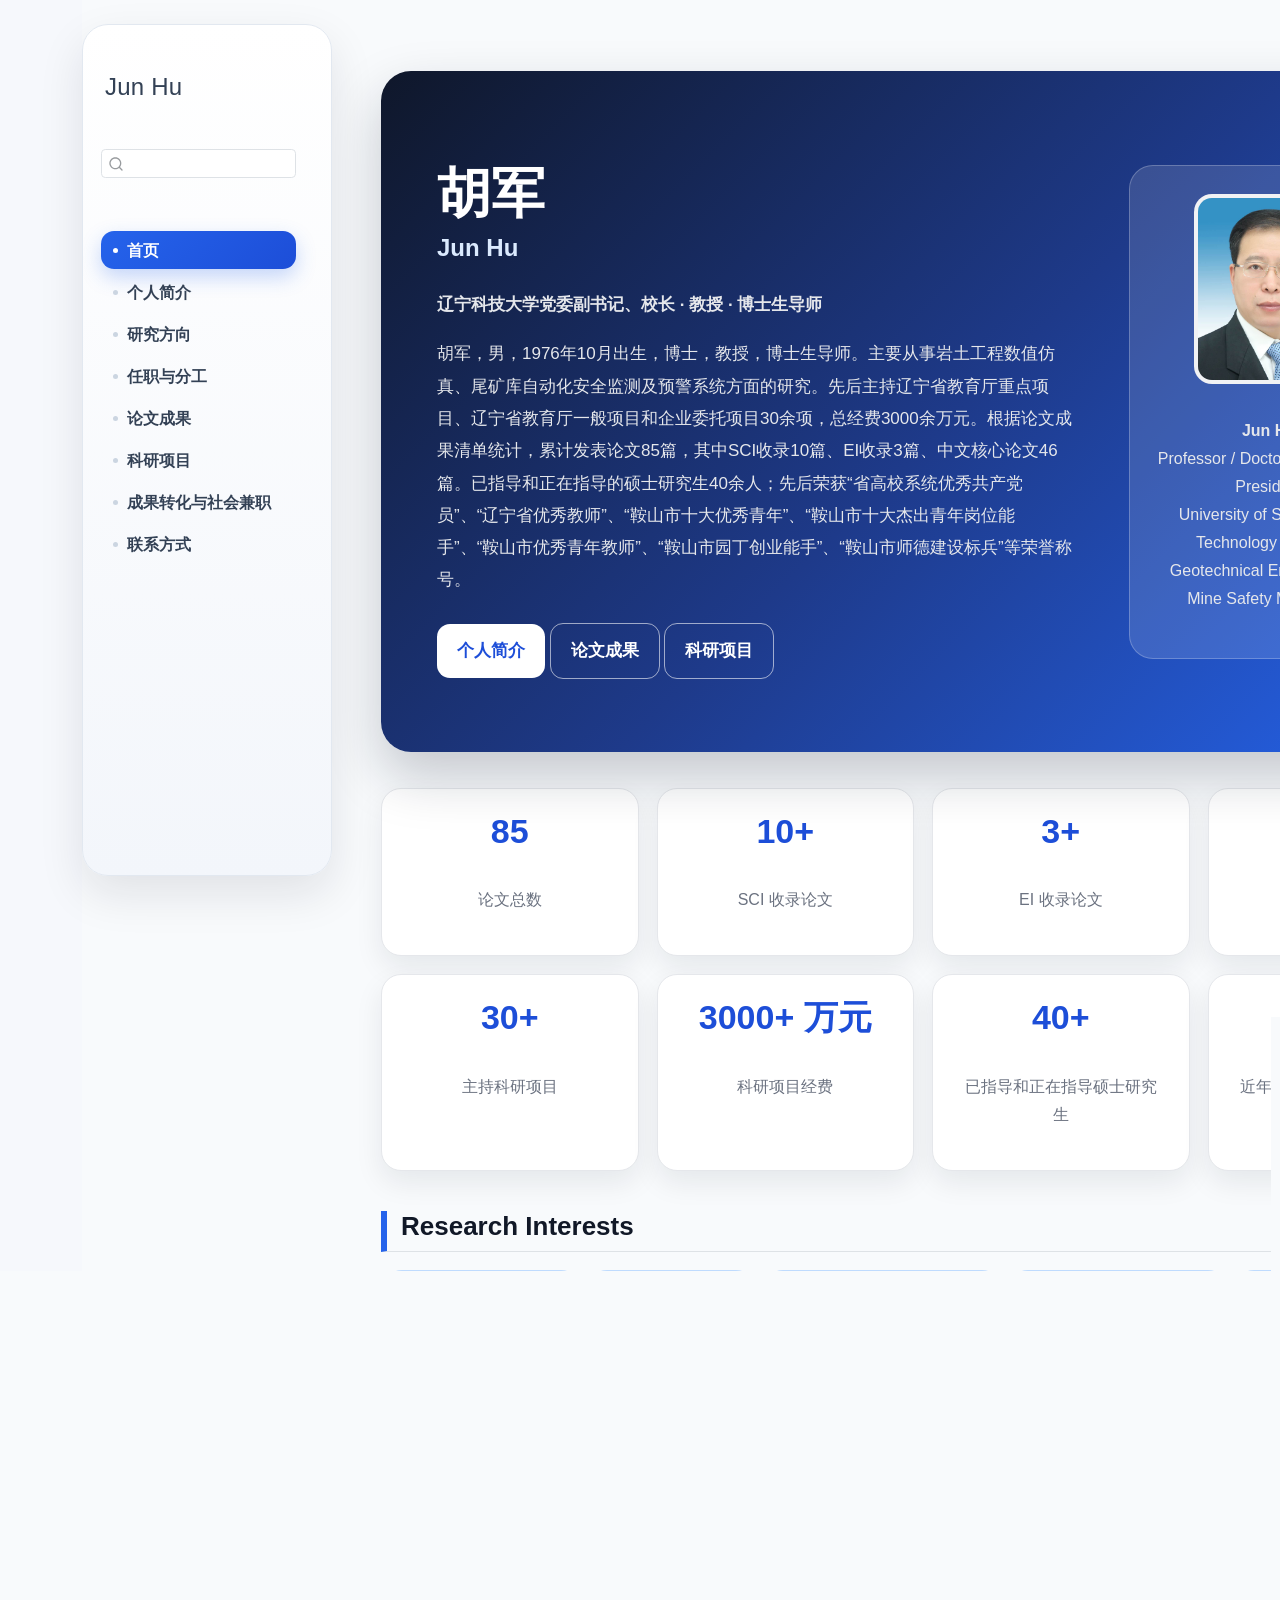
<file: docs/index.html>
<!DOCTYPE html>
<html xmlns="http://www.w3.org/1999/xhtml" lang="en" xml:lang="en"><head>

<meta charset="utf-8">
<meta name="generator" content="quarto-1.9.38">

<meta name="viewport" content="width=device-width, initial-scale=1.0, user-scalable=yes">


<title>首页 – Jun Hu</title>
<style>
/* Default styles provided by pandoc.
** See https://pandoc.org/MANUAL.html#variables-for-html for config info.
*/
code{white-space: pre-wrap;}
span.smallcaps{font-variant: small-caps;}
div.columns{display: flex; gap: min(4vw, 1.5em);}
div.column{flex: auto; overflow-x: auto;}
div.hanging-indent{margin-left: 1.5em; text-indent: -1.5em;}
ul.task-list{list-style: none;}
ul.task-list li input[type="checkbox"] {
  width: 0.8em;
  margin: 0 0.8em 0.2em -1em; /* quarto-specific, see https://github.com/quarto-dev/quarto-cli/issues/4556 */ 
  vertical-align: middle;
}
</style>


<script src="site_libs/quarto-nav/quarto-nav.js"></script>
<script src="site_libs/quarto-nav/headroom.min.js"></script>
<script src="site_libs/clipboard/clipboard.min.js"></script>
<script src="site_libs/quarto-search/autocomplete.umd.js"></script>
<script src="site_libs/quarto-search/fuse.min.js"></script>
<script src="site_libs/quarto-search/quarto-search.js"></script>
<meta name="quarto:offset" content="./">
<link href="./about.html" rel="next">
<script src="site_libs/quarto-html/quarto.js" type="module"></script>
<script src="site_libs/quarto-html/tabsets/tabsets.js" type="module"></script>
<script src="site_libs/quarto-html/popper.min.js"></script>
<script src="site_libs/quarto-html/tippy.umd.min.js"></script>
<script src="site_libs/quarto-html/anchor.min.js"></script>
<link href="site_libs/quarto-html/tippy.css" rel="stylesheet">
<link href="site_libs/quarto-html/quarto-syntax-highlighting-15634bcf2e68342d4ad2dfa704d543f6.css" rel="stylesheet" id="quarto-text-highlighting-styles">
<script src="site_libs/bootstrap/bootstrap.min.js"></script>
<link href="site_libs/bootstrap/bootstrap-icons.css" rel="stylesheet">
<link href="site_libs/bootstrap/bootstrap-787e033c7b6f65c9dfccb6078e5d2d34.min.css" rel="stylesheet" append-hash="true" id="quarto-bootstrap" data-mode="light">
<script id="quarto-search-options" type="application/json">{
  "location": "sidebar",
  "copy-button": false,
  "collapse-after": 3,
  "panel-placement": "start",
  "type": "textbox",
  "limit": 50,
  "keyboard-shortcut": [
    "f",
    "/",
    "s"
  ],
  "show-item-context": false,
  "language": {
    "search-no-results-text": "No results",
    "search-matching-documents-text": "matching documents",
    "search-copy-link-title": "Copy link to search",
    "search-hide-matches-text": "Hide additional matches",
    "search-more-match-text": "more match in this document",
    "search-more-matches-text": "more matches in this document",
    "search-clear-button-title": "Clear",
    "search-text-placeholder": "",
    "search-detached-cancel-button-title": "Cancel",
    "search-submit-button-title": "Submit",
    "search-label": "Search"
  }
}</script>
<style>html{ scroll-behavior: smooth; }</style>


<link rel="stylesheet" href="styles.css">
</head>

<body class="nav-sidebar docked fullcontent quarto-light">

<div id="quarto-search-results"></div>
  <header id="quarto-header" class="headroom fixed-top">
  <nav class="quarto-secondary-nav">
    <div class="container-fluid d-flex">
      <button type="button" class="quarto-btn-toggle btn" data-bs-toggle="collapse" role="button" data-bs-target=".quarto-sidebar-collapse-item" aria-controls="quarto-sidebar" aria-expanded="false" aria-label="Toggle sidebar navigation" onclick="if (window.quartoToggleHeadroom) { window.quartoToggleHeadroom(); }">
        <i class="bi bi-layout-text-sidebar-reverse"></i>
      </button>
        <nav class="quarto-page-breadcrumbs" aria-label="breadcrumb"><ol class="breadcrumb"><li class="breadcrumb-item"><a href="./index.html">首页</a></li></ol></nav>
        <a class="flex-grow-1" role="navigation" data-bs-toggle="collapse" data-bs-target=".quarto-sidebar-collapse-item" aria-controls="quarto-sidebar" aria-expanded="false" aria-label="Toggle sidebar navigation" onclick="if (window.quartoToggleHeadroom) { window.quartoToggleHeadroom(); }">      
        </a>
      <button type="button" class="btn quarto-search-button" aria-label="Search" onclick="window.quartoOpenSearch();">
        <i class="bi bi-search"></i>
      </button>
    </div>
  </nav>
</header>
<!-- content -->
<div id="quarto-content" class="quarto-container page-columns page-rows-contents page-layout-article">
<!-- sidebar -->
  <nav id="quarto-sidebar" class="sidebar collapse collapse-horizontal quarto-sidebar-collapse-item sidebar-navigation docked overflow-auto">
    <div class="pt-lg-2 mt-2 text-left sidebar-header">
    <div class="sidebar-title mb-0 py-0">
      <a href="./">Jun Hu</a> 
    </div>
      </div>
        <div class="mt-2 flex-shrink-0 align-items-center">
        <div class="sidebar-search">
        <div id="quarto-search" class="" title="Search"></div>
        </div>
        </div>
    <div class="sidebar-menu-container"> 
    <ul class="list-unstyled mt-1">
        <li class="sidebar-item">
  <div class="sidebar-item-container"> 
  <a href="./index.html" class="sidebar-item-text sidebar-link active">
 <span class="menu-text">首页</span></a>
  </div>
</li>
        <li class="sidebar-item">
  <div class="sidebar-item-container"> 
  <a href="./about.html" class="sidebar-item-text sidebar-link">
 <span class="menu-text">个人简介</span></a>
  </div>
</li>
        <li class="sidebar-item">
  <div class="sidebar-item-container"> 
  <a href="./research.html" class="sidebar-item-text sidebar-link">
 <span class="menu-text">研究方向</span></a>
  </div>
</li>
        <li class="sidebar-item">
  <div class="sidebar-item-container"> 
  <a href="./education.html" class="sidebar-item-text sidebar-link">
 <span class="menu-text">任职与分工</span></a>
  </div>
</li>
        <li class="sidebar-item">
  <div class="sidebar-item-container"> 
  <a href="./publications.html" class="sidebar-item-text sidebar-link">
 <span class="menu-text">论文成果</span></a>
  </div>
</li>
        <li class="sidebar-item">
  <div class="sidebar-item-container"> 
  <a href="./projects.html" class="sidebar-item-text sidebar-link">
 <span class="menu-text">科研项目</span></a>
  </div>
</li>
        <li class="sidebar-item">
  <div class="sidebar-item-container"> 
  <a href="./service.html" class="sidebar-item-text sidebar-link">
 <span class="menu-text">成果转化与社会兼职</span></a>
  </div>
</li>
        <li class="sidebar-item">
  <div class="sidebar-item-container"> 
  <a href="./contact.html" class="sidebar-item-text sidebar-link">
 <span class="menu-text">联系方式</span></a>
  </div>
</li>
    </ul>
    </div>
</nav>
<div id="quarto-sidebar-glass" class="quarto-sidebar-collapse-item" data-bs-toggle="collapse" data-bs-target=".quarto-sidebar-collapse-item"></div>
<!-- margin-sidebar -->
    
<!-- main -->
<main class="content" id="quarto-document-content">

<header id="title-block-header" class="quarto-title-block default">
<div class="quarto-title">
<h1 class="title">首页</h1>
</div>



<div class="quarto-title-meta">

    
  
    
  </div>
  


</header>


<div class="home-hero">
<section id="胡军" class="level1 home-left">
<h1>胡军</h1>
<section id="jun-hu" class="level2">
<h2 class="anchored" data-anchor-id="jun-hu">Jun Hu</h2>
<p><strong>辽宁科技大学党委副书记、校长 · 教授 · 博士生导师</strong></p>
<p>胡军，男，1976年10月出生，博士，教授，博士生导师。主要从事岩土工程数值仿真、尾矿库自动化安全监测及预警系统方面的研究。先后主持辽宁省教育厅重点项目、辽宁省教育厅一般项目和企业委托项目30余项，总经费3000余万元。根据论文成果清单统计，累计发表论文85篇，其中SCI收录10篇、EI收录3篇、中文核心论文46篇。已指导和正在指导的硕士研究生40余人；先后荣获“省高校系统优秀共产党员”、“辽宁省优秀教师”、“鞍山市十大优秀青年”、“鞍山市十大杰出青年岗位能手”、“鞍山市优秀青年教师”、“鞍山市园丁创业能手”、“鞍山市师德建设标兵”等荣誉称号。</p>
<div class="home-buttons">
<p><a href="./about.html" class="btn-main">个人简介</a> <a href="./publications.html" class="btn-light">论文成果</a> <a href="./projects.html" class="btn-light">科研项目</a></p>
</div>
</section>
</section>
<div class="home-right">
<p><img class="profile-img" src="images/profile.png" alt="Jun Hu" onerror="this.style.display='none'; document.querySelector('.avatar-fallback').style.display='flex';"></p>
<div class="avatar-fallback">
胡
</div>
<p><strong>Jun Hu</strong><br>
Professor / Doctoral Supervisor<br>
President<br>
University of Science and Technology Liaoning<br>
Geotechnical Engineering &amp; Mine Safety Monitoring</p>
</div>
</div>
<div class="stats-grid">
<div class="stat-card">
<p><strong>85</strong><br>
论文总数</p>
</div>
<div class="stat-card">
<p><strong>10+</strong><br>
SCI 收录论文</p>
</div>
<div class="stat-card">
<p><strong>3+</strong><br>
EI 收录论文</p>
</div>
<div class="stat-card">
<p><strong>46+</strong><br>
中文核心论文</p>
</div>
<div class="stat-card">
<p><strong>30+</strong><br>
主持科研项目</p>
</div>
<div class="stat-card">
<p><strong>3000+ 万元</strong><br>
科研项目经费</p>
</div>
<div class="stat-card">
<p><strong>40+</strong><br>
已指导和正在指导硕士研究生</p>
</div>
<div class="stat-card">
<p><strong>多篇</strong><br>
近年代表性高水平论文成果</p>
</div>
</div>
<section id="research-interests" class="level2">
<h2 class="anchored" data-anchor-id="research-interests">Research Interests</h2>
<div class="tag-box">
<p><span>Geotechnical Engineering</span> <span>Numerical Simulation</span> <span>Tailings Pond Safety Monitoring</span> <span>Open-pit Mine Slope Stability</span> <span>Mine Safety Engineering</span> <span>Multi-source Data Fusion</span> <span>Photogrammetry</span> <span>Early Warning System</span></p>
</div>
</section>
<section id="news" class="level2">
<h2 class="anchored" data-anchor-id="news">News</h2>
<div class="news-card">
<p><strong>2026</strong>：主持国家自然科学基金面上项目，研究周期为 2026.01—2029.12，获资助 50 万元，目前在研。</p>
</div>
<div class="news-card">
<p><strong>2025</strong>：主持中国工程院咨询项目、国家科技重大专项等项目；国家科技重大专项获批经费 2315.5 万元，目前在研。</p>
</div>
<div class="news-card">
<p><strong>2024</strong>：多篇论文发表于 <em>Geomechanics and Geophysics for Geo-Energy and Geo-Resources</em>、<em>Scientific Reports</em>、<em>IEEE Transactions on Geoscience and Remote Sensing</em>、<em>Physics of Fluids</em> 等期刊。</p>
</div>
<div class="news-card">
<p><strong>2024</strong>：作为副主编参与编写教材《数字矿山建设架构与关键技术》，由冶金工业出版社出版。</p>
</div>


</section>

</main> <!-- /main -->
<script id="quarto-html-after-body" type="application/javascript">
  window.document.addEventListener("DOMContentLoaded", function (event) {
    const icon = "";
    const anchorJS = new window.AnchorJS();
    anchorJS.options = {
      placement: 'right',
      icon: icon
    };
    anchorJS.add('.anchored');
    const isCodeAnnotation = (el) => {
      for (const clz of el.classList) {
        if (clz.startsWith('code-annotation-')) {                     
          return true;
        }
      }
      return false;
    }
    const onCopySuccess = function(e) {
      // button target
      const button = e.trigger;
      // don't keep focus
      button.blur();
      // flash "checked"
      button.classList.add('code-copy-button-checked');
      var currentTitle = button.getAttribute("title");
      button.setAttribute("title", "Copied!");
      let tooltip;
      if (window.bootstrap) {
        button.setAttribute("data-bs-toggle", "tooltip");
        button.setAttribute("data-bs-placement", "left");
        button.setAttribute("data-bs-title", "Copied!");
        tooltip = new bootstrap.Tooltip(button, 
          { trigger: "manual", 
            customClass: "code-copy-button-tooltip",
            offset: [0, -8]});
        tooltip.show();    
      }
      setTimeout(function() {
        if (tooltip) {
          tooltip.hide();
          button.removeAttribute("data-bs-title");
          button.removeAttribute("data-bs-toggle");
          button.removeAttribute("data-bs-placement");
        }
        button.setAttribute("title", currentTitle);
        button.classList.remove('code-copy-button-checked');
      }, 1000);
      // clear code selection
      e.clearSelection();
    }
    const getTextToCopy = function(trigger) {
      const outerScaffold = trigger.parentElement.cloneNode(true);
      const codeEl = outerScaffold.querySelector('code');
      for (const childEl of codeEl.children) {
        if (isCodeAnnotation(childEl)) {
          childEl.remove();
        }
      }
      return codeEl.innerText;
    }
    const clipboard = new window.ClipboardJS('.code-copy-button:not([data-in-quarto-modal])', {
      text: getTextToCopy
    });
    clipboard.on('success', onCopySuccess);
    if (window.document.getElementById('quarto-embedded-source-code-modal')) {
      const clipboardModal = new window.ClipboardJS('.code-copy-button[data-in-quarto-modal]', {
        text: getTextToCopy,
        container: window.document.getElementById('quarto-embedded-source-code-modal')
      });
      clipboardModal.on('success', onCopySuccess);
    }
      var localhostRegex = new RegExp(/^(?:http|https):\/\/localhost\:?[0-9]*\//);
      var mailtoRegex = new RegExp(/^mailto:/);
        var filterRegex = new RegExp("https:\/\/lzp-lkd\.github\.io\/");
      var isInternal = (href) => {
          return filterRegex.test(href) || localhostRegex.test(href) || mailtoRegex.test(href);
      }
      // Inspect non-navigation links and adorn them if external
     var links = window.document.querySelectorAll('a[href]:not(.nav-link):not(.navbar-brand):not(.toc-action):not(.sidebar-link):not(.sidebar-item-toggle):not(.pagination-link):not(.no-external):not([aria-hidden]):not(.dropdown-item):not(.quarto-navigation-tool):not(.about-link)');
      for (var i=0; i<links.length; i++) {
        const link = links[i];
        if (!isInternal(link.href)) {
          // undo the damage that might have been done by quarto-nav.js in the case of
          // links that we want to consider external
          if (link.dataset.originalHref !== undefined) {
            link.href = link.dataset.originalHref;
          }
        }
      }
    function tippyHover(el, contentFn, onTriggerFn, onUntriggerFn) {
      const config = {
        allowHTML: true,
        maxWidth: 500,
        delay: 100,
        arrow: false,
        appendTo: function(el) {
            return el.parentElement;
        },
        interactive: true,
        interactiveBorder: 10,
        theme: 'quarto',
        placement: 'bottom-start',
      };
      if (contentFn) {
        config.content = contentFn;
      }
      if (onTriggerFn) {
        config.onTrigger = onTriggerFn;
      }
      if (onUntriggerFn) {
        config.onUntrigger = onUntriggerFn;
      }
      window.tippy(el, config); 
    }
    const noterefs = window.document.querySelectorAll('a[role="doc-noteref"]');
    for (var i=0; i<noterefs.length; i++) {
      const ref = noterefs[i];
      tippyHover(ref, function() {
        // use id or data attribute instead here
        let href = ref.getAttribute('data-footnote-href') || ref.getAttribute('href');
        try { href = new URL(href).hash; } catch {}
        const id = href.replace(/^#\/?/, "");
        const note = window.document.getElementById(id);
        if (note) {
          return note.innerHTML;
        } else {
          return "";
        }
      });
    }
    const xrefs = window.document.querySelectorAll('a.quarto-xref');
    const processXRef = (id, note) => {
      // Strip column container classes
      const stripColumnClz = (el) => {
        el.classList.remove("page-full", "page-columns");
        if (el.children) {
          for (const child of el.children) {
            stripColumnClz(child);
          }
        }
      }
      stripColumnClz(note)
      if (id === null || id.startsWith('sec-')) {
        // Special case sections, only their first couple elements
        const container = document.createElement("div");
        if (note.children && note.children.length > 2) {
          container.appendChild(note.children[0].cloneNode(true));
          for (let i = 1; i < note.children.length; i++) {
            const child = note.children[i];
            if (child.tagName === "P" && child.innerText === "") {
              continue;
            } else {
              container.appendChild(child.cloneNode(true));
              break;
            }
          }
          if (window.Quarto?.typesetMath) {
            window.Quarto.typesetMath(container);
          }
          return container.innerHTML
        } else {
          if (window.Quarto?.typesetMath) {
            window.Quarto.typesetMath(note);
          }
          return note.innerHTML;
        }
      } else {
        // Remove any anchor links if they are present
        const anchorLink = note.querySelector('a.anchorjs-link');
        if (anchorLink) {
          anchorLink.remove();
        }
        if (window.Quarto?.typesetMath) {
          window.Quarto.typesetMath(note);
        }
        if (note.classList.contains("callout")) {
          return note.outerHTML;
        } else {
          return note.innerHTML;
        }
      }
    }
    for (var i=0; i<xrefs.length; i++) {
      const xref = xrefs[i];
      tippyHover(xref, undefined, function(instance) {
        instance.disable();
        let url = xref.getAttribute('href');
        let hash = undefined; 
        if (url.startsWith('#')) {
          hash = url;
        } else {
          try { hash = new URL(url).hash; } catch {}
        }
        if (hash) {
          const id = hash.replace(/^#\/?/, "");
          const note = window.document.getElementById(id);
          if (note !== null) {
            try {
              const html = processXRef(id, note.cloneNode(true));
              instance.setContent(html);
            } finally {
              instance.enable();
              instance.show();
            }
          } else {
            // See if we can fetch this
            fetch(url.split('#')[0])
            .then(res => res.text())
            .then(html => {
              const parser = new DOMParser();
              const htmlDoc = parser.parseFromString(html, "text/html");
              const note = htmlDoc.getElementById(id);
              if (note !== null) {
                const html = processXRef(id, note);
                instance.setContent(html);
              } 
            }).finally(() => {
              instance.enable();
              instance.show();
            });
          }
        } else {
          // See if we can fetch a full url (with no hash to target)
          // This is a special case and we should probably do some content thinning / targeting
          fetch(url)
          .then(res => res.text())
          .then(html => {
            const parser = new DOMParser();
            const htmlDoc = parser.parseFromString(html, "text/html");
            const note = htmlDoc.querySelector('main.content');
            if (note !== null) {
              // This should only happen for chapter cross references
              // (since there is no id in the URL)
              // remove the first header
              if (note.children.length > 0 && note.children[0].tagName === "HEADER") {
                note.children[0].remove();
              }
              const html = processXRef(null, note);
              instance.setContent(html);
            } 
          }).finally(() => {
            instance.enable();
            instance.show();
          });
        }
      }, function(instance) {
      });
    }
        let selectedAnnoteEl;
        const selectorForAnnotation = ( cell, annotation) => {
          let cellAttr = 'data-code-cell="' + cell + '"';
          let lineAttr = 'data-code-annotation="' +  annotation + '"';
          const selector = 'span[' + cellAttr + '][' + lineAttr + ']';
          return selector;
        }
        const selectCodeLines = (annoteEl) => {
          const doc = window.document;
          const targetCell = annoteEl.getAttribute("data-target-cell");
          const targetAnnotation = annoteEl.getAttribute("data-target-annotation");
          const annoteSpan = window.document.querySelector(selectorForAnnotation(targetCell, targetAnnotation));
          const lines = annoteSpan.getAttribute("data-code-lines").split(",");
          const lineIds = lines.map((line) => {
            return targetCell + "-" + line;
          })
          let top = null;
          let height = null;
          let parent = null;
          if (lineIds.length > 0) {
              //compute the position of the single el (top and bottom and make a div)
              const el = window.document.getElementById(lineIds[0]);
              top = el.offsetTop;
              height = el.offsetHeight;
              parent = el.parentElement.parentElement;
            if (lineIds.length > 1) {
              const lastEl = window.document.getElementById(lineIds[lineIds.length - 1]);
              const bottom = lastEl.offsetTop + lastEl.offsetHeight;
              height = bottom - top;
            }
            if (top !== null && height !== null && parent !== null) {
              // cook up a div (if necessary) and position it 
              let div = window.document.getElementById("code-annotation-line-highlight");
              if (div === null) {
                div = window.document.createElement("div");
                div.setAttribute("id", "code-annotation-line-highlight");
                div.style.position = 'absolute';
                parent.appendChild(div);
              }
              div.style.top = top - 2 + "px";
              div.style.height = height + 4 + "px";
              div.style.left = 0;
              let gutterDiv = window.document.getElementById("code-annotation-line-highlight-gutter");
              if (gutterDiv === null) {
                gutterDiv = window.document.createElement("div");
                gutterDiv.setAttribute("id", "code-annotation-line-highlight-gutter");
                gutterDiv.style.position = 'absolute';
                const codeCell = window.document.getElementById(targetCell);
                const gutter = codeCell.querySelector('.code-annotation-gutter');
                gutter.appendChild(gutterDiv);
              }
              gutterDiv.style.top = top - 2 + "px";
              gutterDiv.style.height = height + 4 + "px";
            }
            selectedAnnoteEl = annoteEl;
          }
        };
        const unselectCodeLines = () => {
          const elementsIds = ["code-annotation-line-highlight", "code-annotation-line-highlight-gutter"];
          elementsIds.forEach((elId) => {
            const div = window.document.getElementById(elId);
            if (div) {
              div.remove();
            }
          });
          selectedAnnoteEl = undefined;
        };
          // Handle positioning of the toggle
      window.addEventListener(
        "resize",
        throttle(() => {
          elRect = undefined;
          if (selectedAnnoteEl) {
            selectCodeLines(selectedAnnoteEl);
          }
        }, 10)
      );
      function throttle(fn, ms) {
      let throttle = false;
      let timer;
        return (...args) => {
          if(!throttle) { // first call gets through
              fn.apply(this, args);
              throttle = true;
          } else { // all the others get throttled
              if(timer) clearTimeout(timer); // cancel #2
              timer = setTimeout(() => {
                fn.apply(this, args);
                timer = throttle = false;
              }, ms);
          }
        };
      }
        // Attach click handler to the DT
        const annoteDls = window.document.querySelectorAll('dt[data-target-cell]');
        for (const annoteDlNode of annoteDls) {
          annoteDlNode.addEventListener('click', (event) => {
            const clickedEl = event.target;
            if (clickedEl !== selectedAnnoteEl) {
              unselectCodeLines();
              const activeEl = window.document.querySelector('dt[data-target-cell].code-annotation-active');
              if (activeEl) {
                activeEl.classList.remove('code-annotation-active');
              }
              selectCodeLines(clickedEl);
              clickedEl.classList.add('code-annotation-active');
            } else {
              // Unselect the line
              unselectCodeLines();
              clickedEl.classList.remove('code-annotation-active');
            }
          });
        }
    const findCites = (el) => {
      const parentEl = el.parentElement;
      if (parentEl) {
        const cites = parentEl.dataset.cites;
        if (cites) {
          return {
            el,
            cites: cites.split(' ')
          };
        } else {
          return findCites(el.parentElement)
        }
      } else {
        return undefined;
      }
    };
    var bibliorefs = window.document.querySelectorAll('a[role="doc-biblioref"]');
    for (var i=0; i<bibliorefs.length; i++) {
      const ref = bibliorefs[i];
      const citeInfo = findCites(ref);
      if (citeInfo) {
        tippyHover(citeInfo.el, function() {
          var popup = window.document.createElement('div');
          citeInfo.cites.forEach(function(cite) {
            var citeDiv = window.document.createElement('div');
            citeDiv.classList.add('hanging-indent');
            citeDiv.classList.add('csl-entry');
            var biblioDiv = window.document.getElementById('ref-' + cite);
            if (biblioDiv) {
              citeDiv.innerHTML = biblioDiv.innerHTML;
            }
            popup.appendChild(citeDiv);
          });
          return popup.innerHTML;
        });
      }
    }
  });
  </script>
<nav class="page-navigation">
  <div class="nav-page nav-page-previous">
  </div>
  <div class="nav-page nav-page-next">
      <a href="./about.html" class="pagination-link" aria-label="个人简介">
        <span class="nav-page-text">个人简介</span> <i class="bi bi-arrow-right-short"></i>
      </a>
  </div>
</nav>
</div> <!-- /content -->




<script src="site_libs/quarto-html/zenscroll-min.js"></script>
</body></html>
</file>
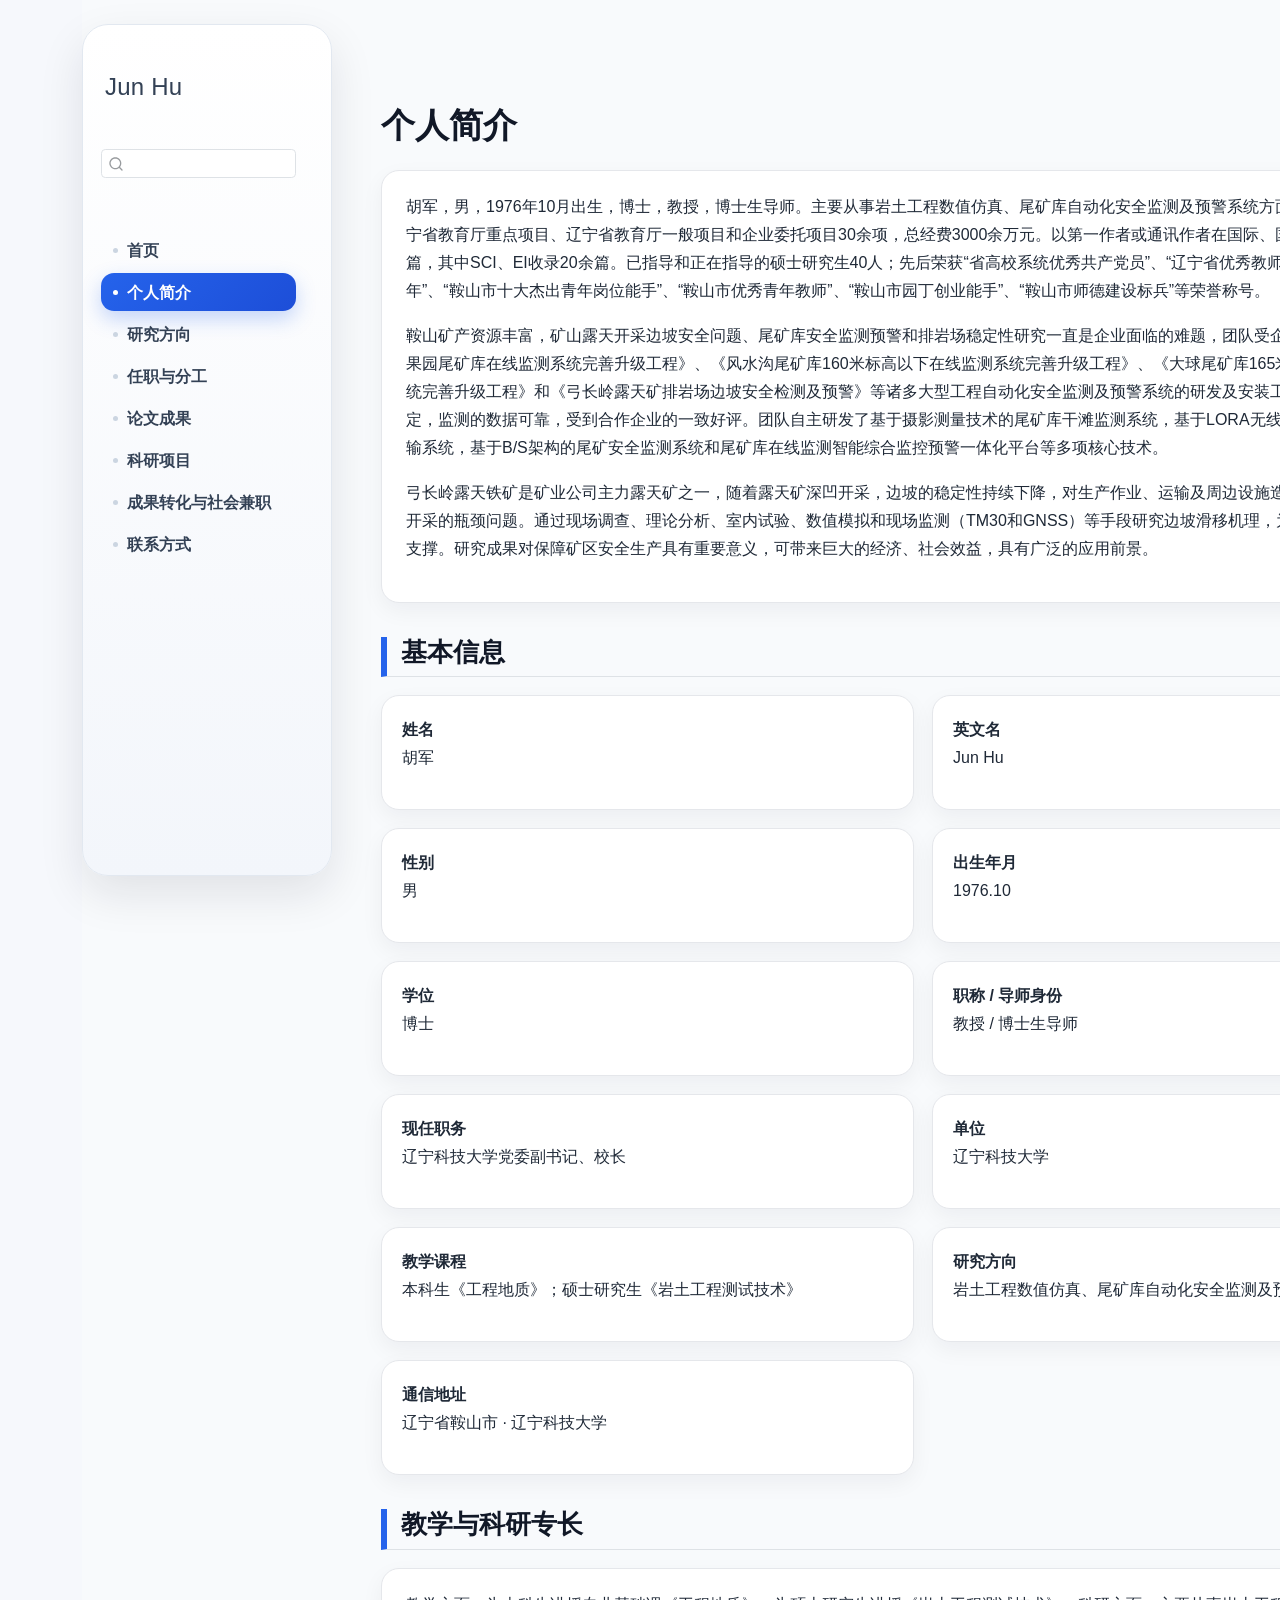
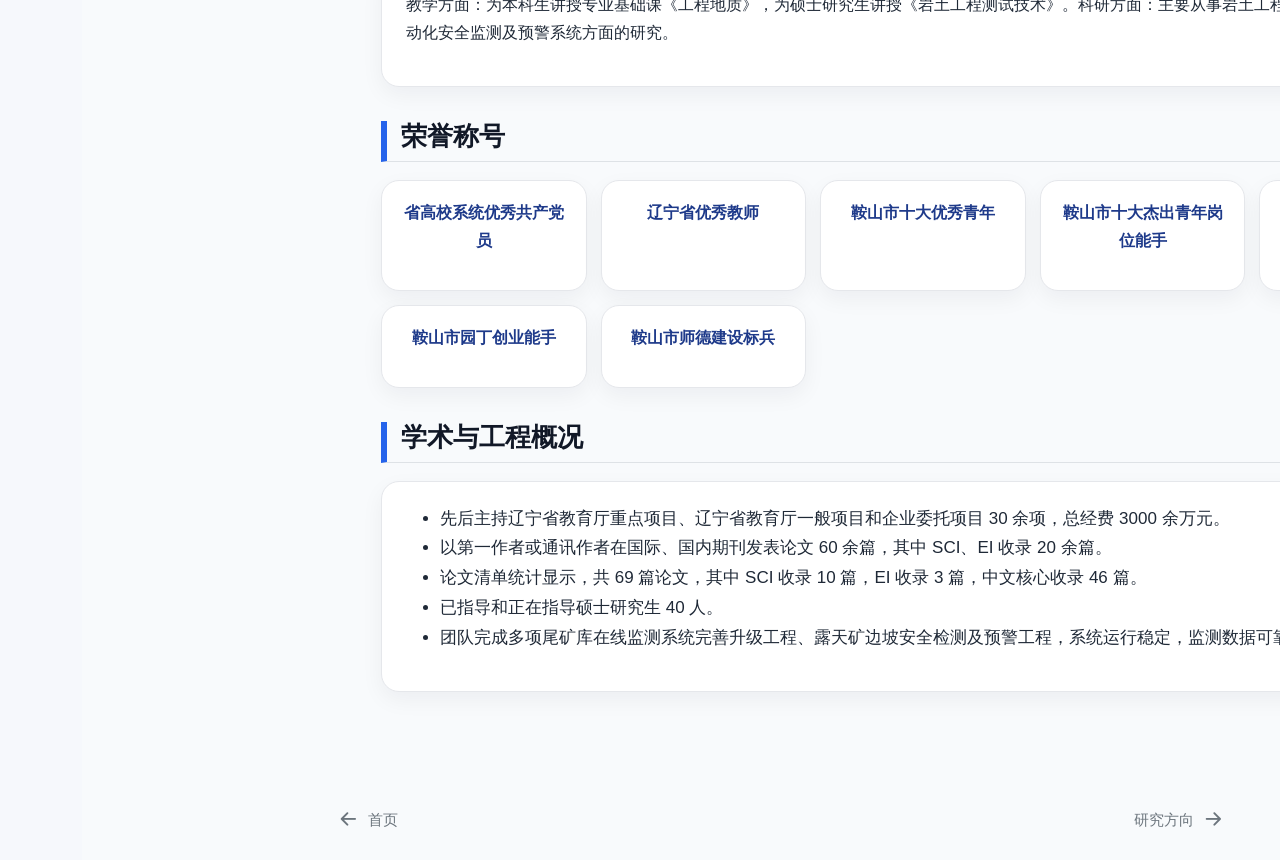
<file: docs/about.html>
<!DOCTYPE html>
<html xmlns="http://www.w3.org/1999/xhtml" lang="en" xml:lang="en"><head>

<meta charset="utf-8">
<meta name="generator" content="quarto-1.9.38">

<meta name="viewport" content="width=device-width, initial-scale=1.0, user-scalable=yes">


<title>个人简介 – Jun Hu</title>
<style>
/* Default styles provided by pandoc.
** See https://pandoc.org/MANUAL.html#variables-for-html for config info.
*/
code{white-space: pre-wrap;}
span.smallcaps{font-variant: small-caps;}
div.columns{display: flex; gap: min(4vw, 1.5em);}
div.column{flex: auto; overflow-x: auto;}
div.hanging-indent{margin-left: 1.5em; text-indent: -1.5em;}
ul.task-list{list-style: none;}
ul.task-list li input[type="checkbox"] {
  width: 0.8em;
  margin: 0 0.8em 0.2em -1em; /* quarto-specific, see https://github.com/quarto-dev/quarto-cli/issues/4556 */ 
  vertical-align: middle;
}
</style>


<script src="site_libs/quarto-nav/quarto-nav.js"></script>
<script src="site_libs/quarto-nav/headroom.min.js"></script>
<script src="site_libs/clipboard/clipboard.min.js"></script>
<script src="site_libs/quarto-search/autocomplete.umd.js"></script>
<script src="site_libs/quarto-search/fuse.min.js"></script>
<script src="site_libs/quarto-search/quarto-search.js"></script>
<meta name="quarto:offset" content="./">
<link href="./research.html" rel="next">
<link href="./index.html" rel="prev">
<script src="site_libs/quarto-html/quarto.js" type="module"></script>
<script src="site_libs/quarto-html/tabsets/tabsets.js" type="module"></script>
<script src="site_libs/quarto-html/popper.min.js"></script>
<script src="site_libs/quarto-html/tippy.umd.min.js"></script>
<script src="site_libs/quarto-html/anchor.min.js"></script>
<link href="site_libs/quarto-html/tippy.css" rel="stylesheet">
<link href="site_libs/quarto-html/quarto-syntax-highlighting-15634bcf2e68342d4ad2dfa704d543f6.css" rel="stylesheet" id="quarto-text-highlighting-styles">
<script src="site_libs/bootstrap/bootstrap.min.js"></script>
<link href="site_libs/bootstrap/bootstrap-icons.css" rel="stylesheet">
<link href="site_libs/bootstrap/bootstrap-787e033c7b6f65c9dfccb6078e5d2d34.min.css" rel="stylesheet" append-hash="true" id="quarto-bootstrap" data-mode="light">
<script id="quarto-search-options" type="application/json">{
  "location": "sidebar",
  "copy-button": false,
  "collapse-after": 3,
  "panel-placement": "start",
  "type": "textbox",
  "limit": 50,
  "keyboard-shortcut": [
    "f",
    "/",
    "s"
  ],
  "show-item-context": false,
  "language": {
    "search-no-results-text": "No results",
    "search-matching-documents-text": "matching documents",
    "search-copy-link-title": "Copy link to search",
    "search-hide-matches-text": "Hide additional matches",
    "search-more-match-text": "more match in this document",
    "search-more-matches-text": "more matches in this document",
    "search-clear-button-title": "Clear",
    "search-text-placeholder": "",
    "search-detached-cancel-button-title": "Cancel",
    "search-submit-button-title": "Submit",
    "search-label": "Search"
  }
}</script>
<style>html{ scroll-behavior: smooth; }</style>


<link rel="stylesheet" href="styles.css">
</head>

<body class="nav-sidebar docked fullcontent quarto-light">

<div id="quarto-search-results"></div>
  <header id="quarto-header" class="headroom fixed-top">
  <nav class="quarto-secondary-nav">
    <div class="container-fluid d-flex">
      <button type="button" class="quarto-btn-toggle btn" data-bs-toggle="collapse" role="button" data-bs-target=".quarto-sidebar-collapse-item" aria-controls="quarto-sidebar" aria-expanded="false" aria-label="Toggle sidebar navigation" onclick="if (window.quartoToggleHeadroom) { window.quartoToggleHeadroom(); }">
        <i class="bi bi-layout-text-sidebar-reverse"></i>
      </button>
        <nav class="quarto-page-breadcrumbs" aria-label="breadcrumb"><ol class="breadcrumb"><li class="breadcrumb-item"><a href="./about.html">个人简介</a></li></ol></nav>
        <a class="flex-grow-1" role="navigation" data-bs-toggle="collapse" data-bs-target=".quarto-sidebar-collapse-item" aria-controls="quarto-sidebar" aria-expanded="false" aria-label="Toggle sidebar navigation" onclick="if (window.quartoToggleHeadroom) { window.quartoToggleHeadroom(); }">      
        </a>
      <button type="button" class="btn quarto-search-button" aria-label="Search" onclick="window.quartoOpenSearch();">
        <i class="bi bi-search"></i>
      </button>
    </div>
  </nav>
</header>
<!-- content -->
<div id="quarto-content" class="quarto-container page-columns page-rows-contents page-layout-article">
<!-- sidebar -->
  <nav id="quarto-sidebar" class="sidebar collapse collapse-horizontal quarto-sidebar-collapse-item sidebar-navigation docked overflow-auto">
    <div class="pt-lg-2 mt-2 text-left sidebar-header">
    <div class="sidebar-title mb-0 py-0">
      <a href="./">Jun Hu</a> 
    </div>
      </div>
        <div class="mt-2 flex-shrink-0 align-items-center">
        <div class="sidebar-search">
        <div id="quarto-search" class="" title="Search"></div>
        </div>
        </div>
    <div class="sidebar-menu-container"> 
    <ul class="list-unstyled mt-1">
        <li class="sidebar-item">
  <div class="sidebar-item-container"> 
  <a href="./index.html" class="sidebar-item-text sidebar-link">
 <span class="menu-text">首页</span></a>
  </div>
</li>
        <li class="sidebar-item">
  <div class="sidebar-item-container"> 
  <a href="./about.html" class="sidebar-item-text sidebar-link active">
 <span class="menu-text">个人简介</span></a>
  </div>
</li>
        <li class="sidebar-item">
  <div class="sidebar-item-container"> 
  <a href="./research.html" class="sidebar-item-text sidebar-link">
 <span class="menu-text">研究方向</span></a>
  </div>
</li>
        <li class="sidebar-item">
  <div class="sidebar-item-container"> 
  <a href="./education.html" class="sidebar-item-text sidebar-link">
 <span class="menu-text">任职与分工</span></a>
  </div>
</li>
        <li class="sidebar-item">
  <div class="sidebar-item-container"> 
  <a href="./publications.html" class="sidebar-item-text sidebar-link">
 <span class="menu-text">论文成果</span></a>
  </div>
</li>
        <li class="sidebar-item">
  <div class="sidebar-item-container"> 
  <a href="./projects.html" class="sidebar-item-text sidebar-link">
 <span class="menu-text">科研项目</span></a>
  </div>
</li>
        <li class="sidebar-item">
  <div class="sidebar-item-container"> 
  <a href="./service.html" class="sidebar-item-text sidebar-link">
 <span class="menu-text">成果转化与社会兼职</span></a>
  </div>
</li>
        <li class="sidebar-item">
  <div class="sidebar-item-container"> 
  <a href="./contact.html" class="sidebar-item-text sidebar-link">
 <span class="menu-text">联系方式</span></a>
  </div>
</li>
    </ul>
    </div>
</nav>
<div id="quarto-sidebar-glass" class="quarto-sidebar-collapse-item" data-bs-toggle="collapse" data-bs-target=".quarto-sidebar-collapse-item"></div>
<!-- margin-sidebar -->
    
<!-- main -->
<main class="content" id="quarto-document-content">

<header id="title-block-header" class="quarto-title-block default">
<div class="quarto-title">
<h1 class="title">个人简介</h1>
</div>



<div class="quarto-title-meta">

    
  
    
  </div>
  


</header>


<section id="个人简介" class="level1">
<h1>个人简介</h1>
<div class="content-card">
<p>胡军，男，1976年10月出生，博士，教授，博士生导师。主要从事岩土工程数值仿真、尾矿库自动化安全监测及预警系统方面的研究。先后主持辽宁省教育厅重点项目、辽宁省教育厅一般项目和企业委托项目30余项，总经费3000余万元。以第一作者或通讯作者在国际、国内期刊发表论文60余篇，其中SCI、EI收录20余篇。已指导和正在指导的硕士研究生40人；先后荣获“省高校系统优秀共产党员”、“辽宁省优秀教师”、“鞍山市十大优秀青年”、“鞍山市十大杰出青年岗位能手”、“鞍山市优秀青年教师”、“鞍山市园丁创业能手”、“鞍山市师德建设标兵”等荣誉称号。</p>
<p>鞍山矿产资源丰富，矿山露天开采边坡安全问题、尾矿库安全监测预警和排岩场稳定性研究一直是企业面临的难题，团队受企业委托，完成了《西果园尾矿库在线监测系统完善升级工程》、《风水沟尾矿库160米标高以下在线监测系统完善升级工程》、《大球尾矿库165米标高以下在线监测系统完善升级工程》和《弓长岭露天矿排岩场边坡安全检测及预警》等诸多大型工程自动化安全监测及预警系统的研发及安装工作，目前系统运行稳定，监测的数据可靠，受到合作企业的一致好评。团队自主研发了基于摄影测量技术的尾矿库干滩监测系统，基于LORA无线网络的数据采集和传输系统，基于B/S架构的尾矿安全监测系统和尾矿库在线监测智能综合监控预警一体化平台等多项核心技术。</p>
<p>弓长岭露天铁矿是矿业公司主力露天矿之一，随着露天矿深凹开采，边坡的稳定性持续下降，对生产作业、运输及周边设施造成巨大威胁，已成为开采的瓶颈问题。通过现场调查、理论分析、室内试验、数值模拟和现场监测（TM30和GNSS）等手段研究边坡滑移机理，为边坡的防治提供技术支撑。研究成果对保障矿区安全生产具有重要意义，可带来巨大的经济、社会效益，具有广泛的应用前景。</p>
</div>
<section id="基本信息" class="level2">
<h2 class="anchored" data-anchor-id="基本信息">基本信息</h2>
<div class="info-grid">
<div class="info-card">
<p><strong>姓名</strong><br>
胡军</p>
</div>
<div class="info-card">
<p><strong>英文名</strong><br>
Jun Hu</p>
</div>
<div class="info-card">
<p><strong>性别</strong><br>
男</p>
</div>
<div class="info-card">
<p><strong>出生年月</strong><br>
1976.10</p>
</div>
<div class="info-card">
<p><strong>学位</strong><br>
博士</p>
</div>
<div class="info-card">
<p><strong>职称 / 导师身份</strong><br>
教授 / 博士生导师</p>
</div>
<div class="info-card">
<p><strong>现任职务</strong><br>
辽宁科技大学党委副书记、校长</p>
</div>
<div class="info-card">
<p><strong>单位</strong><br>
辽宁科技大学</p>
</div>
<div class="info-card">
<p><strong>教学课程</strong><br>
本科生《工程地质》；硕士研究生《岩土工程测试技术》</p>
</div>
<div class="info-card">
<p><strong>研究方向</strong><br>
岩土工程数值仿真、尾矿库自动化安全监测及预警系统</p>
</div>
<div class="info-card">
<p><strong>通信地址</strong><br>
辽宁省鞍山市 · 辽宁科技大学</p>
</div>
</div>
</section>
<section id="教学与科研专长" class="level2">
<h2 class="anchored" data-anchor-id="教学与科研专长">教学与科研专长</h2>
<div class="content-card">
<p>教学方面：为本科生讲授专业基础课《工程地质》，为硕士研究生讲授《岩土工程测试技术》。科研方面：主要从事岩土工程数值仿真、尾矿库自动化安全监测及预警系统方面的研究。</p>
</div>
</section>
<section id="荣誉称号" class="level2">
<h2 class="anchored" data-anchor-id="荣誉称号">荣誉称号</h2>
<div class="honor-grid">
<div class="honor-card">
<p><strong>省高校系统优秀共产党员</strong></p>
</div>
<div class="honor-card">
<p><strong>辽宁省优秀教师</strong></p>
</div>
<div class="honor-card">
<p><strong>鞍山市十大优秀青年</strong></p>
</div>
<div class="honor-card">
<p><strong>鞍山市十大杰出青年岗位能手</strong></p>
</div>
<div class="honor-card">
<p><strong>鞍山市优秀青年教师</strong></p>
</div>
<div class="honor-card">
<p><strong>鞍山市园丁创业能手</strong></p>
</div>
<div class="honor-card">
<p><strong>鞍山市师德建设标兵</strong></p>
</div>
</div>
</section>
<section id="学术与工程概况" class="level2">
<h2 class="anchored" data-anchor-id="学术与工程概况">学术与工程概况</h2>
<div class="content-card">
<ul>
<li>先后主持辽宁省教育厅重点项目、辽宁省教育厅一般项目和企业委托项目 30 余项，总经费 3000 余万元。</li>
<li>以第一作者或通讯作者在国际、国内期刊发表论文 60 余篇，其中 SCI、EI 收录 20 余篇。</li>
<li>论文清单统计显示，共 69 篇论文，其中 SCI 收录 10 篇，EI 收录 3 篇，中文核心收录 46 篇。</li>
<li>已指导和正在指导硕士研究生 40 人。</li>
<li>团队完成多项尾矿库在线监测系统完善升级工程、露天矿边坡安全检测及预警工程，系统运行稳定，监测数据可靠。</li>
</ul>
</div>


</section>
</section>

</main> <!-- /main -->
<script id="quarto-html-after-body" type="application/javascript">
  window.document.addEventListener("DOMContentLoaded", function (event) {
    const icon = "";
    const anchorJS = new window.AnchorJS();
    anchorJS.options = {
      placement: 'right',
      icon: icon
    };
    anchorJS.add('.anchored');
    const isCodeAnnotation = (el) => {
      for (const clz of el.classList) {
        if (clz.startsWith('code-annotation-')) {                     
          return true;
        }
      }
      return false;
    }
    const onCopySuccess = function(e) {
      // button target
      const button = e.trigger;
      // don't keep focus
      button.blur();
      // flash "checked"
      button.classList.add('code-copy-button-checked');
      var currentTitle = button.getAttribute("title");
      button.setAttribute("title", "Copied!");
      let tooltip;
      if (window.bootstrap) {
        button.setAttribute("data-bs-toggle", "tooltip");
        button.setAttribute("data-bs-placement", "left");
        button.setAttribute("data-bs-title", "Copied!");
        tooltip = new bootstrap.Tooltip(button, 
          { trigger: "manual", 
            customClass: "code-copy-button-tooltip",
            offset: [0, -8]});
        tooltip.show();    
      }
      setTimeout(function() {
        if (tooltip) {
          tooltip.hide();
          button.removeAttribute("data-bs-title");
          button.removeAttribute("data-bs-toggle");
          button.removeAttribute("data-bs-placement");
        }
        button.setAttribute("title", currentTitle);
        button.classList.remove('code-copy-button-checked');
      }, 1000);
      // clear code selection
      e.clearSelection();
    }
    const getTextToCopy = function(trigger) {
      const outerScaffold = trigger.parentElement.cloneNode(true);
      const codeEl = outerScaffold.querySelector('code');
      for (const childEl of codeEl.children) {
        if (isCodeAnnotation(childEl)) {
          childEl.remove();
        }
      }
      return codeEl.innerText;
    }
    const clipboard = new window.ClipboardJS('.code-copy-button:not([data-in-quarto-modal])', {
      text: getTextToCopy
    });
    clipboard.on('success', onCopySuccess);
    if (window.document.getElementById('quarto-embedded-source-code-modal')) {
      const clipboardModal = new window.ClipboardJS('.code-copy-button[data-in-quarto-modal]', {
        text: getTextToCopy,
        container: window.document.getElementById('quarto-embedded-source-code-modal')
      });
      clipboardModal.on('success', onCopySuccess);
    }
      var localhostRegex = new RegExp(/^(?:http|https):\/\/localhost\:?[0-9]*\//);
      var mailtoRegex = new RegExp(/^mailto:/);
        var filterRegex = new RegExp("https:\/\/lzp-lkd\.github\.io\/");
      var isInternal = (href) => {
          return filterRegex.test(href) || localhostRegex.test(href) || mailtoRegex.test(href);
      }
      // Inspect non-navigation links and adorn them if external
     var links = window.document.querySelectorAll('a[href]:not(.nav-link):not(.navbar-brand):not(.toc-action):not(.sidebar-link):not(.sidebar-item-toggle):not(.pagination-link):not(.no-external):not([aria-hidden]):not(.dropdown-item):not(.quarto-navigation-tool):not(.about-link)');
      for (var i=0; i<links.length; i++) {
        const link = links[i];
        if (!isInternal(link.href)) {
          // undo the damage that might have been done by quarto-nav.js in the case of
          // links that we want to consider external
          if (link.dataset.originalHref !== undefined) {
            link.href = link.dataset.originalHref;
          }
        }
      }
    function tippyHover(el, contentFn, onTriggerFn, onUntriggerFn) {
      const config = {
        allowHTML: true,
        maxWidth: 500,
        delay: 100,
        arrow: false,
        appendTo: function(el) {
            return el.parentElement;
        },
        interactive: true,
        interactiveBorder: 10,
        theme: 'quarto',
        placement: 'bottom-start',
      };
      if (contentFn) {
        config.content = contentFn;
      }
      if (onTriggerFn) {
        config.onTrigger = onTriggerFn;
      }
      if (onUntriggerFn) {
        config.onUntrigger = onUntriggerFn;
      }
      window.tippy(el, config); 
    }
    const noterefs = window.document.querySelectorAll('a[role="doc-noteref"]');
    for (var i=0; i<noterefs.length; i++) {
      const ref = noterefs[i];
      tippyHover(ref, function() {
        // use id or data attribute instead here
        let href = ref.getAttribute('data-footnote-href') || ref.getAttribute('href');
        try { href = new URL(href).hash; } catch {}
        const id = href.replace(/^#\/?/, "");
        const note = window.document.getElementById(id);
        if (note) {
          return note.innerHTML;
        } else {
          return "";
        }
      });
    }
    const xrefs = window.document.querySelectorAll('a.quarto-xref');
    const processXRef = (id, note) => {
      // Strip column container classes
      const stripColumnClz = (el) => {
        el.classList.remove("page-full", "page-columns");
        if (el.children) {
          for (const child of el.children) {
            stripColumnClz(child);
          }
        }
      }
      stripColumnClz(note)
      if (id === null || id.startsWith('sec-')) {
        // Special case sections, only their first couple elements
        const container = document.createElement("div");
        if (note.children && note.children.length > 2) {
          container.appendChild(note.children[0].cloneNode(true));
          for (let i = 1; i < note.children.length; i++) {
            const child = note.children[i];
            if (child.tagName === "P" && child.innerText === "") {
              continue;
            } else {
              container.appendChild(child.cloneNode(true));
              break;
            }
          }
          if (window.Quarto?.typesetMath) {
            window.Quarto.typesetMath(container);
          }
          return container.innerHTML
        } else {
          if (window.Quarto?.typesetMath) {
            window.Quarto.typesetMath(note);
          }
          return note.innerHTML;
        }
      } else {
        // Remove any anchor links if they are present
        const anchorLink = note.querySelector('a.anchorjs-link');
        if (anchorLink) {
          anchorLink.remove();
        }
        if (window.Quarto?.typesetMath) {
          window.Quarto.typesetMath(note);
        }
        if (note.classList.contains("callout")) {
          return note.outerHTML;
        } else {
          return note.innerHTML;
        }
      }
    }
    for (var i=0; i<xrefs.length; i++) {
      const xref = xrefs[i];
      tippyHover(xref, undefined, function(instance) {
        instance.disable();
        let url = xref.getAttribute('href');
        let hash = undefined; 
        if (url.startsWith('#')) {
          hash = url;
        } else {
          try { hash = new URL(url).hash; } catch {}
        }
        if (hash) {
          const id = hash.replace(/^#\/?/, "");
          const note = window.document.getElementById(id);
          if (note !== null) {
            try {
              const html = processXRef(id, note.cloneNode(true));
              instance.setContent(html);
            } finally {
              instance.enable();
              instance.show();
            }
          } else {
            // See if we can fetch this
            fetch(url.split('#')[0])
            .then(res => res.text())
            .then(html => {
              const parser = new DOMParser();
              const htmlDoc = parser.parseFromString(html, "text/html");
              const note = htmlDoc.getElementById(id);
              if (note !== null) {
                const html = processXRef(id, note);
                instance.setContent(html);
              } 
            }).finally(() => {
              instance.enable();
              instance.show();
            });
          }
        } else {
          // See if we can fetch a full url (with no hash to target)
          // This is a special case and we should probably do some content thinning / targeting
          fetch(url)
          .then(res => res.text())
          .then(html => {
            const parser = new DOMParser();
            const htmlDoc = parser.parseFromString(html, "text/html");
            const note = htmlDoc.querySelector('main.content');
            if (note !== null) {
              // This should only happen for chapter cross references
              // (since there is no id in the URL)
              // remove the first header
              if (note.children.length > 0 && note.children[0].tagName === "HEADER") {
                note.children[0].remove();
              }
              const html = processXRef(null, note);
              instance.setContent(html);
            } 
          }).finally(() => {
            instance.enable();
            instance.show();
          });
        }
      }, function(instance) {
      });
    }
        let selectedAnnoteEl;
        const selectorForAnnotation = ( cell, annotation) => {
          let cellAttr = 'data-code-cell="' + cell + '"';
          let lineAttr = 'data-code-annotation="' +  annotation + '"';
          const selector = 'span[' + cellAttr + '][' + lineAttr + ']';
          return selector;
        }
        const selectCodeLines = (annoteEl) => {
          const doc = window.document;
          const targetCell = annoteEl.getAttribute("data-target-cell");
          const targetAnnotation = annoteEl.getAttribute("data-target-annotation");
          const annoteSpan = window.document.querySelector(selectorForAnnotation(targetCell, targetAnnotation));
          const lines = annoteSpan.getAttribute("data-code-lines").split(",");
          const lineIds = lines.map((line) => {
            return targetCell + "-" + line;
          })
          let top = null;
          let height = null;
          let parent = null;
          if (lineIds.length > 0) {
              //compute the position of the single el (top and bottom and make a div)
              const el = window.document.getElementById(lineIds[0]);
              top = el.offsetTop;
              height = el.offsetHeight;
              parent = el.parentElement.parentElement;
            if (lineIds.length > 1) {
              const lastEl = window.document.getElementById(lineIds[lineIds.length - 1]);
              const bottom = lastEl.offsetTop + lastEl.offsetHeight;
              height = bottom - top;
            }
            if (top !== null && height !== null && parent !== null) {
              // cook up a div (if necessary) and position it 
              let div = window.document.getElementById("code-annotation-line-highlight");
              if (div === null) {
                div = window.document.createElement("div");
                div.setAttribute("id", "code-annotation-line-highlight");
                div.style.position = 'absolute';
                parent.appendChild(div);
              }
              div.style.top = top - 2 + "px";
              div.style.height = height + 4 + "px";
              div.style.left = 0;
              let gutterDiv = window.document.getElementById("code-annotation-line-highlight-gutter");
              if (gutterDiv === null) {
                gutterDiv = window.document.createElement("div");
                gutterDiv.setAttribute("id", "code-annotation-line-highlight-gutter");
                gutterDiv.style.position = 'absolute';
                const codeCell = window.document.getElementById(targetCell);
                const gutter = codeCell.querySelector('.code-annotation-gutter');
                gutter.appendChild(gutterDiv);
              }
              gutterDiv.style.top = top - 2 + "px";
              gutterDiv.style.height = height + 4 + "px";
            }
            selectedAnnoteEl = annoteEl;
          }
        };
        const unselectCodeLines = () => {
          const elementsIds = ["code-annotation-line-highlight", "code-annotation-line-highlight-gutter"];
          elementsIds.forEach((elId) => {
            const div = window.document.getElementById(elId);
            if (div) {
              div.remove();
            }
          });
          selectedAnnoteEl = undefined;
        };
          // Handle positioning of the toggle
      window.addEventListener(
        "resize",
        throttle(() => {
          elRect = undefined;
          if (selectedAnnoteEl) {
            selectCodeLines(selectedAnnoteEl);
          }
        }, 10)
      );
      function throttle(fn, ms) {
      let throttle = false;
      let timer;
        return (...args) => {
          if(!throttle) { // first call gets through
              fn.apply(this, args);
              throttle = true;
          } else { // all the others get throttled
              if(timer) clearTimeout(timer); // cancel #2
              timer = setTimeout(() => {
                fn.apply(this, args);
                timer = throttle = false;
              }, ms);
          }
        };
      }
        // Attach click handler to the DT
        const annoteDls = window.document.querySelectorAll('dt[data-target-cell]');
        for (const annoteDlNode of annoteDls) {
          annoteDlNode.addEventListener('click', (event) => {
            const clickedEl = event.target;
            if (clickedEl !== selectedAnnoteEl) {
              unselectCodeLines();
              const activeEl = window.document.querySelector('dt[data-target-cell].code-annotation-active');
              if (activeEl) {
                activeEl.classList.remove('code-annotation-active');
              }
              selectCodeLines(clickedEl);
              clickedEl.classList.add('code-annotation-active');
            } else {
              // Unselect the line
              unselectCodeLines();
              clickedEl.classList.remove('code-annotation-active');
            }
          });
        }
    const findCites = (el) => {
      const parentEl = el.parentElement;
      if (parentEl) {
        const cites = parentEl.dataset.cites;
        if (cites) {
          return {
            el,
            cites: cites.split(' ')
          };
        } else {
          return findCites(el.parentElement)
        }
      } else {
        return undefined;
      }
    };
    var bibliorefs = window.document.querySelectorAll('a[role="doc-biblioref"]');
    for (var i=0; i<bibliorefs.length; i++) {
      const ref = bibliorefs[i];
      const citeInfo = findCites(ref);
      if (citeInfo) {
        tippyHover(citeInfo.el, function() {
          var popup = window.document.createElement('div');
          citeInfo.cites.forEach(function(cite) {
            var citeDiv = window.document.createElement('div');
            citeDiv.classList.add('hanging-indent');
            citeDiv.classList.add('csl-entry');
            var biblioDiv = window.document.getElementById('ref-' + cite);
            if (biblioDiv) {
              citeDiv.innerHTML = biblioDiv.innerHTML;
            }
            popup.appendChild(citeDiv);
          });
          return popup.innerHTML;
        });
      }
    }
  });
  </script>
<nav class="page-navigation">
  <div class="nav-page nav-page-previous">
      <a href="./index.html" class="pagination-link" aria-label="首页">
        <i class="bi bi-arrow-left-short"></i> <span class="nav-page-text">首页</span>
      </a>          
  </div>
  <div class="nav-page nav-page-next">
      <a href="./research.html" class="pagination-link" aria-label="研究方向">
        <span class="nav-page-text">研究方向</span> <i class="bi bi-arrow-right-short"></i>
      </a>
  </div>
</nav>
</div> <!-- /content -->




<script src="site_libs/quarto-html/zenscroll-min.js"></script>
</body></html>
</file>
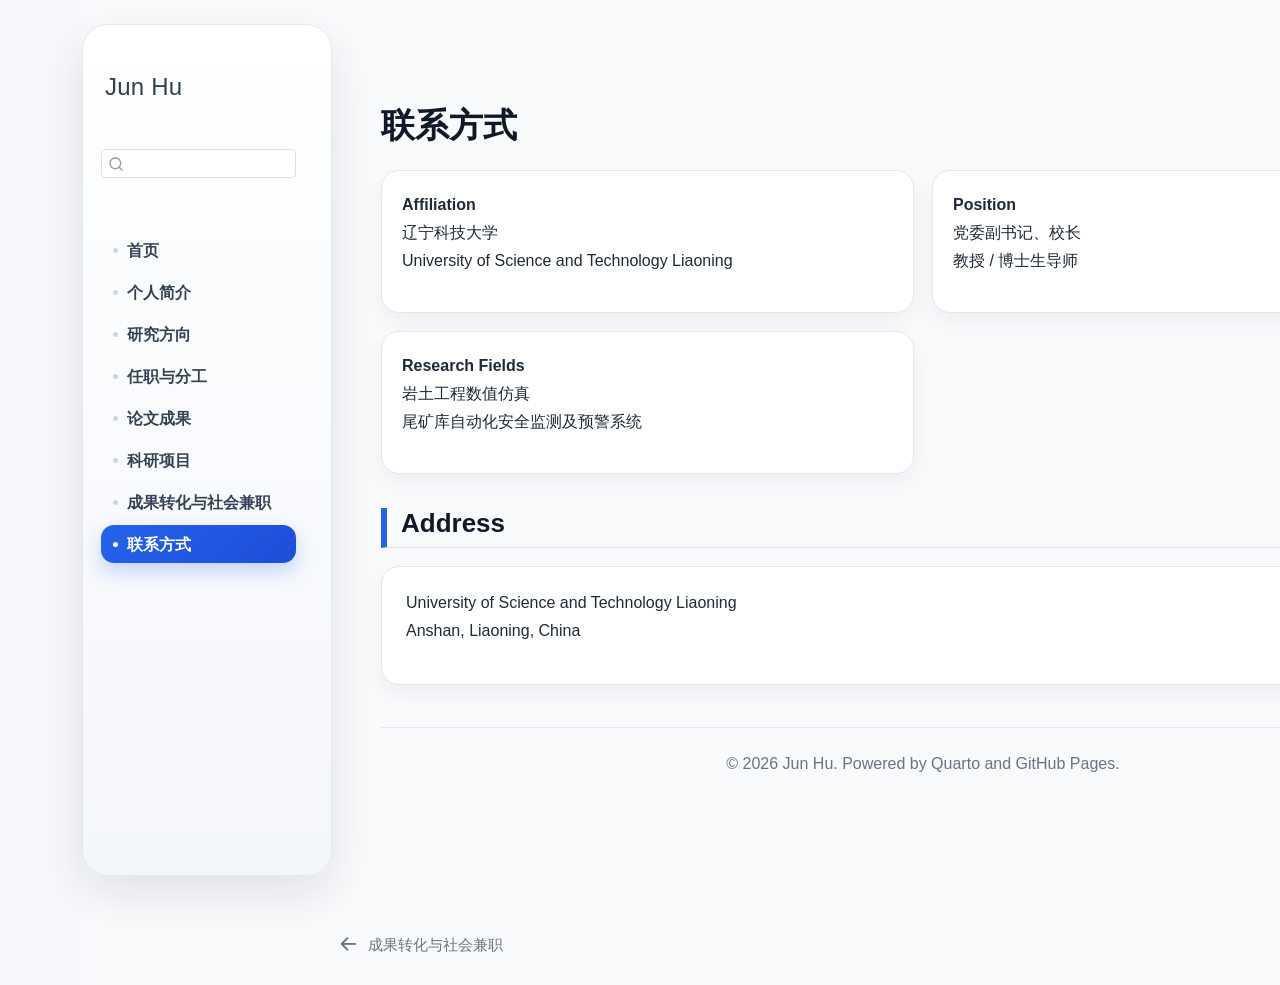
<file: docs/contact.html>
<!DOCTYPE html>
<html xmlns="http://www.w3.org/1999/xhtml" lang="en" xml:lang="en"><head>

<meta charset="utf-8">
<meta name="generator" content="quarto-1.9.38">

<meta name="viewport" content="width=device-width, initial-scale=1.0, user-scalable=yes">


<title>联系方式 – Jun Hu</title>
<style>
/* Default styles provided by pandoc.
** See https://pandoc.org/MANUAL.html#variables-for-html for config info.
*/
code{white-space: pre-wrap;}
span.smallcaps{font-variant: small-caps;}
div.columns{display: flex; gap: min(4vw, 1.5em);}
div.column{flex: auto; overflow-x: auto;}
div.hanging-indent{margin-left: 1.5em; text-indent: -1.5em;}
ul.task-list{list-style: none;}
ul.task-list li input[type="checkbox"] {
  width: 0.8em;
  margin: 0 0.8em 0.2em -1em; /* quarto-specific, see https://github.com/quarto-dev/quarto-cli/issues/4556 */ 
  vertical-align: middle;
}
</style>


<script src="site_libs/quarto-nav/quarto-nav.js"></script>
<script src="site_libs/quarto-nav/headroom.min.js"></script>
<script src="site_libs/clipboard/clipboard.min.js"></script>
<script src="site_libs/quarto-search/autocomplete.umd.js"></script>
<script src="site_libs/quarto-search/fuse.min.js"></script>
<script src="site_libs/quarto-search/quarto-search.js"></script>
<meta name="quarto:offset" content="./">
<link href="./service.html" rel="prev">
<script src="site_libs/quarto-html/quarto.js" type="module"></script>
<script src="site_libs/quarto-html/tabsets/tabsets.js" type="module"></script>
<script src="site_libs/quarto-html/popper.min.js"></script>
<script src="site_libs/quarto-html/tippy.umd.min.js"></script>
<script src="site_libs/quarto-html/anchor.min.js"></script>
<link href="site_libs/quarto-html/tippy.css" rel="stylesheet">
<link href="site_libs/quarto-html/quarto-syntax-highlighting-15634bcf2e68342d4ad2dfa704d543f6.css" rel="stylesheet" id="quarto-text-highlighting-styles">
<script src="site_libs/bootstrap/bootstrap.min.js"></script>
<link href="site_libs/bootstrap/bootstrap-icons.css" rel="stylesheet">
<link href="site_libs/bootstrap/bootstrap-787e033c7b6f65c9dfccb6078e5d2d34.min.css" rel="stylesheet" append-hash="true" id="quarto-bootstrap" data-mode="light">
<script id="quarto-search-options" type="application/json">{
  "location": "sidebar",
  "copy-button": false,
  "collapse-after": 3,
  "panel-placement": "start",
  "type": "textbox",
  "limit": 50,
  "keyboard-shortcut": [
    "f",
    "/",
    "s"
  ],
  "show-item-context": false,
  "language": {
    "search-no-results-text": "No results",
    "search-matching-documents-text": "matching documents",
    "search-copy-link-title": "Copy link to search",
    "search-hide-matches-text": "Hide additional matches",
    "search-more-match-text": "more match in this document",
    "search-more-matches-text": "more matches in this document",
    "search-clear-button-title": "Clear",
    "search-text-placeholder": "",
    "search-detached-cancel-button-title": "Cancel",
    "search-submit-button-title": "Submit",
    "search-label": "Search"
  }
}</script>
<style>html{ scroll-behavior: smooth; }</style>


<link rel="stylesheet" href="styles.css">
</head>

<body class="nav-sidebar docked fullcontent quarto-light">

<div id="quarto-search-results"></div>
  <header id="quarto-header" class="headroom fixed-top">
  <nav class="quarto-secondary-nav">
    <div class="container-fluid d-flex">
      <button type="button" class="quarto-btn-toggle btn" data-bs-toggle="collapse" role="button" data-bs-target=".quarto-sidebar-collapse-item" aria-controls="quarto-sidebar" aria-expanded="false" aria-label="Toggle sidebar navigation" onclick="if (window.quartoToggleHeadroom) { window.quartoToggleHeadroom(); }">
        <i class="bi bi-layout-text-sidebar-reverse"></i>
      </button>
        <nav class="quarto-page-breadcrumbs" aria-label="breadcrumb"><ol class="breadcrumb"><li class="breadcrumb-item"><a href="./contact.html">联系方式</a></li></ol></nav>
        <a class="flex-grow-1" role="navigation" data-bs-toggle="collapse" data-bs-target=".quarto-sidebar-collapse-item" aria-controls="quarto-sidebar" aria-expanded="false" aria-label="Toggle sidebar navigation" onclick="if (window.quartoToggleHeadroom) { window.quartoToggleHeadroom(); }">      
        </a>
      <button type="button" class="btn quarto-search-button" aria-label="Search" onclick="window.quartoOpenSearch();">
        <i class="bi bi-search"></i>
      </button>
    </div>
  </nav>
</header>
<!-- content -->
<div id="quarto-content" class="quarto-container page-columns page-rows-contents page-layout-article">
<!-- sidebar -->
  <nav id="quarto-sidebar" class="sidebar collapse collapse-horizontal quarto-sidebar-collapse-item sidebar-navigation docked overflow-auto">
    <div class="pt-lg-2 mt-2 text-left sidebar-header">
    <div class="sidebar-title mb-0 py-0">
      <a href="./">Jun Hu</a> 
    </div>
      </div>
        <div class="mt-2 flex-shrink-0 align-items-center">
        <div class="sidebar-search">
        <div id="quarto-search" class="" title="Search"></div>
        </div>
        </div>
    <div class="sidebar-menu-container"> 
    <ul class="list-unstyled mt-1">
        <li class="sidebar-item">
  <div class="sidebar-item-container"> 
  <a href="./index.html" class="sidebar-item-text sidebar-link">
 <span class="menu-text">首页</span></a>
  </div>
</li>
        <li class="sidebar-item">
  <div class="sidebar-item-container"> 
  <a href="./about.html" class="sidebar-item-text sidebar-link">
 <span class="menu-text">个人简介</span></a>
  </div>
</li>
        <li class="sidebar-item">
  <div class="sidebar-item-container"> 
  <a href="./research.html" class="sidebar-item-text sidebar-link">
 <span class="menu-text">研究方向</span></a>
  </div>
</li>
        <li class="sidebar-item">
  <div class="sidebar-item-container"> 
  <a href="./education.html" class="sidebar-item-text sidebar-link">
 <span class="menu-text">任职与分工</span></a>
  </div>
</li>
        <li class="sidebar-item">
  <div class="sidebar-item-container"> 
  <a href="./publications.html" class="sidebar-item-text sidebar-link">
 <span class="menu-text">论文成果</span></a>
  </div>
</li>
        <li class="sidebar-item">
  <div class="sidebar-item-container"> 
  <a href="./projects.html" class="sidebar-item-text sidebar-link">
 <span class="menu-text">科研项目</span></a>
  </div>
</li>
        <li class="sidebar-item">
  <div class="sidebar-item-container"> 
  <a href="./service.html" class="sidebar-item-text sidebar-link">
 <span class="menu-text">成果转化与社会兼职</span></a>
  </div>
</li>
        <li class="sidebar-item">
  <div class="sidebar-item-container"> 
  <a href="./contact.html" class="sidebar-item-text sidebar-link active">
 <span class="menu-text">联系方式</span></a>
  </div>
</li>
    </ul>
    </div>
</nav>
<div id="quarto-sidebar-glass" class="quarto-sidebar-collapse-item" data-bs-toggle="collapse" data-bs-target=".quarto-sidebar-collapse-item"></div>
<!-- margin-sidebar -->
    
<!-- main -->
<main class="content" id="quarto-document-content">

<header id="title-block-header" class="quarto-title-block default">
<div class="quarto-title">
<h1 class="title">联系方式</h1>
</div>



<div class="quarto-title-meta">

    
  
    
  </div>
  


</header>


<section id="联系方式" class="level1">
<h1>联系方式</h1>
<div class="contact-grid">
<div class="contact-card">
<p><strong>Affiliation</strong><br>
辽宁科技大学<br>
University of Science and Technology Liaoning</p>
</div>
<div class="contact-card">
<p><strong>Position</strong><br>
党委副书记、校长<br>
教授 / 博士生导师</p>
</div>
<div class="contact-card">
<p><strong>Research Fields</strong><br>
岩土工程数值仿真<br>
尾矿库自动化安全监测及预警系统</p>
</div>
</div>
<section id="address" class="level2">
<h2 class="anchored" data-anchor-id="address">Address</h2>
<div class="content-card">
<p>University of Science and Technology Liaoning<br>
Anshan, Liaoning, China</p>
</div>
<div class="footer-note">
<p>© 2026 Jun Hu. Powered by Quarto and GitHub Pages.</p>
</div>


</section>
</section>

</main> <!-- /main -->
<script id="quarto-html-after-body" type="application/javascript">
  window.document.addEventListener("DOMContentLoaded", function (event) {
    const icon = "";
    const anchorJS = new window.AnchorJS();
    anchorJS.options = {
      placement: 'right',
      icon: icon
    };
    anchorJS.add('.anchored');
    const isCodeAnnotation = (el) => {
      for (const clz of el.classList) {
        if (clz.startsWith('code-annotation-')) {                     
          return true;
        }
      }
      return false;
    }
    const onCopySuccess = function(e) {
      // button target
      const button = e.trigger;
      // don't keep focus
      button.blur();
      // flash "checked"
      button.classList.add('code-copy-button-checked');
      var currentTitle = button.getAttribute("title");
      button.setAttribute("title", "Copied!");
      let tooltip;
      if (window.bootstrap) {
        button.setAttribute("data-bs-toggle", "tooltip");
        button.setAttribute("data-bs-placement", "left");
        button.setAttribute("data-bs-title", "Copied!");
        tooltip = new bootstrap.Tooltip(button, 
          { trigger: "manual", 
            customClass: "code-copy-button-tooltip",
            offset: [0, -8]});
        tooltip.show();    
      }
      setTimeout(function() {
        if (tooltip) {
          tooltip.hide();
          button.removeAttribute("data-bs-title");
          button.removeAttribute("data-bs-toggle");
          button.removeAttribute("data-bs-placement");
        }
        button.setAttribute("title", currentTitle);
        button.classList.remove('code-copy-button-checked');
      }, 1000);
      // clear code selection
      e.clearSelection();
    }
    const getTextToCopy = function(trigger) {
      const outerScaffold = trigger.parentElement.cloneNode(true);
      const codeEl = outerScaffold.querySelector('code');
      for (const childEl of codeEl.children) {
        if (isCodeAnnotation(childEl)) {
          childEl.remove();
        }
      }
      return codeEl.innerText;
    }
    const clipboard = new window.ClipboardJS('.code-copy-button:not([data-in-quarto-modal])', {
      text: getTextToCopy
    });
    clipboard.on('success', onCopySuccess);
    if (window.document.getElementById('quarto-embedded-source-code-modal')) {
      const clipboardModal = new window.ClipboardJS('.code-copy-button[data-in-quarto-modal]', {
        text: getTextToCopy,
        container: window.document.getElementById('quarto-embedded-source-code-modal')
      });
      clipboardModal.on('success', onCopySuccess);
    }
      var localhostRegex = new RegExp(/^(?:http|https):\/\/localhost\:?[0-9]*\//);
      var mailtoRegex = new RegExp(/^mailto:/);
        var filterRegex = new RegExp("https:\/\/lzp-lkd\.github\.io\/");
      var isInternal = (href) => {
          return filterRegex.test(href) || localhostRegex.test(href) || mailtoRegex.test(href);
      }
      // Inspect non-navigation links and adorn them if external
     var links = window.document.querySelectorAll('a[href]:not(.nav-link):not(.navbar-brand):not(.toc-action):not(.sidebar-link):not(.sidebar-item-toggle):not(.pagination-link):not(.no-external):not([aria-hidden]):not(.dropdown-item):not(.quarto-navigation-tool):not(.about-link)');
      for (var i=0; i<links.length; i++) {
        const link = links[i];
        if (!isInternal(link.href)) {
          // undo the damage that might have been done by quarto-nav.js in the case of
          // links that we want to consider external
          if (link.dataset.originalHref !== undefined) {
            link.href = link.dataset.originalHref;
          }
        }
      }
    function tippyHover(el, contentFn, onTriggerFn, onUntriggerFn) {
      const config = {
        allowHTML: true,
        maxWidth: 500,
        delay: 100,
        arrow: false,
        appendTo: function(el) {
            return el.parentElement;
        },
        interactive: true,
        interactiveBorder: 10,
        theme: 'quarto',
        placement: 'bottom-start',
      };
      if (contentFn) {
        config.content = contentFn;
      }
      if (onTriggerFn) {
        config.onTrigger = onTriggerFn;
      }
      if (onUntriggerFn) {
        config.onUntrigger = onUntriggerFn;
      }
      window.tippy(el, config); 
    }
    const noterefs = window.document.querySelectorAll('a[role="doc-noteref"]');
    for (var i=0; i<noterefs.length; i++) {
      const ref = noterefs[i];
      tippyHover(ref, function() {
        // use id or data attribute instead here
        let href = ref.getAttribute('data-footnote-href') || ref.getAttribute('href');
        try { href = new URL(href).hash; } catch {}
        const id = href.replace(/^#\/?/, "");
        const note = window.document.getElementById(id);
        if (note) {
          return note.innerHTML;
        } else {
          return "";
        }
      });
    }
    const xrefs = window.document.querySelectorAll('a.quarto-xref');
    const processXRef = (id, note) => {
      // Strip column container classes
      const stripColumnClz = (el) => {
        el.classList.remove("page-full", "page-columns");
        if (el.children) {
          for (const child of el.children) {
            stripColumnClz(child);
          }
        }
      }
      stripColumnClz(note)
      if (id === null || id.startsWith('sec-')) {
        // Special case sections, only their first couple elements
        const container = document.createElement("div");
        if (note.children && note.children.length > 2) {
          container.appendChild(note.children[0].cloneNode(true));
          for (let i = 1; i < note.children.length; i++) {
            const child = note.children[i];
            if (child.tagName === "P" && child.innerText === "") {
              continue;
            } else {
              container.appendChild(child.cloneNode(true));
              break;
            }
          }
          if (window.Quarto?.typesetMath) {
            window.Quarto.typesetMath(container);
          }
          return container.innerHTML
        } else {
          if (window.Quarto?.typesetMath) {
            window.Quarto.typesetMath(note);
          }
          return note.innerHTML;
        }
      } else {
        // Remove any anchor links if they are present
        const anchorLink = note.querySelector('a.anchorjs-link');
        if (anchorLink) {
          anchorLink.remove();
        }
        if (window.Quarto?.typesetMath) {
          window.Quarto.typesetMath(note);
        }
        if (note.classList.contains("callout")) {
          return note.outerHTML;
        } else {
          return note.innerHTML;
        }
      }
    }
    for (var i=0; i<xrefs.length; i++) {
      const xref = xrefs[i];
      tippyHover(xref, undefined, function(instance) {
        instance.disable();
        let url = xref.getAttribute('href');
        let hash = undefined; 
        if (url.startsWith('#')) {
          hash = url;
        } else {
          try { hash = new URL(url).hash; } catch {}
        }
        if (hash) {
          const id = hash.replace(/^#\/?/, "");
          const note = window.document.getElementById(id);
          if (note !== null) {
            try {
              const html = processXRef(id, note.cloneNode(true));
              instance.setContent(html);
            } finally {
              instance.enable();
              instance.show();
            }
          } else {
            // See if we can fetch this
            fetch(url.split('#')[0])
            .then(res => res.text())
            .then(html => {
              const parser = new DOMParser();
              const htmlDoc = parser.parseFromString(html, "text/html");
              const note = htmlDoc.getElementById(id);
              if (note !== null) {
                const html = processXRef(id, note);
                instance.setContent(html);
              } 
            }).finally(() => {
              instance.enable();
              instance.show();
            });
          }
        } else {
          // See if we can fetch a full url (with no hash to target)
          // This is a special case and we should probably do some content thinning / targeting
          fetch(url)
          .then(res => res.text())
          .then(html => {
            const parser = new DOMParser();
            const htmlDoc = parser.parseFromString(html, "text/html");
            const note = htmlDoc.querySelector('main.content');
            if (note !== null) {
              // This should only happen for chapter cross references
              // (since there is no id in the URL)
              // remove the first header
              if (note.children.length > 0 && note.children[0].tagName === "HEADER") {
                note.children[0].remove();
              }
              const html = processXRef(null, note);
              instance.setContent(html);
            } 
          }).finally(() => {
            instance.enable();
            instance.show();
          });
        }
      }, function(instance) {
      });
    }
        let selectedAnnoteEl;
        const selectorForAnnotation = ( cell, annotation) => {
          let cellAttr = 'data-code-cell="' + cell + '"';
          let lineAttr = 'data-code-annotation="' +  annotation + '"';
          const selector = 'span[' + cellAttr + '][' + lineAttr + ']';
          return selector;
        }
        const selectCodeLines = (annoteEl) => {
          const doc = window.document;
          const targetCell = annoteEl.getAttribute("data-target-cell");
          const targetAnnotation = annoteEl.getAttribute("data-target-annotation");
          const annoteSpan = window.document.querySelector(selectorForAnnotation(targetCell, targetAnnotation));
          const lines = annoteSpan.getAttribute("data-code-lines").split(",");
          const lineIds = lines.map((line) => {
            return targetCell + "-" + line;
          })
          let top = null;
          let height = null;
          let parent = null;
          if (lineIds.length > 0) {
              //compute the position of the single el (top and bottom and make a div)
              const el = window.document.getElementById(lineIds[0]);
              top = el.offsetTop;
              height = el.offsetHeight;
              parent = el.parentElement.parentElement;
            if (lineIds.length > 1) {
              const lastEl = window.document.getElementById(lineIds[lineIds.length - 1]);
              const bottom = lastEl.offsetTop + lastEl.offsetHeight;
              height = bottom - top;
            }
            if (top !== null && height !== null && parent !== null) {
              // cook up a div (if necessary) and position it 
              let div = window.document.getElementById("code-annotation-line-highlight");
              if (div === null) {
                div = window.document.createElement("div");
                div.setAttribute("id", "code-annotation-line-highlight");
                div.style.position = 'absolute';
                parent.appendChild(div);
              }
              div.style.top = top - 2 + "px";
              div.style.height = height + 4 + "px";
              div.style.left = 0;
              let gutterDiv = window.document.getElementById("code-annotation-line-highlight-gutter");
              if (gutterDiv === null) {
                gutterDiv = window.document.createElement("div");
                gutterDiv.setAttribute("id", "code-annotation-line-highlight-gutter");
                gutterDiv.style.position = 'absolute';
                const codeCell = window.document.getElementById(targetCell);
                const gutter = codeCell.querySelector('.code-annotation-gutter');
                gutter.appendChild(gutterDiv);
              }
              gutterDiv.style.top = top - 2 + "px";
              gutterDiv.style.height = height + 4 + "px";
            }
            selectedAnnoteEl = annoteEl;
          }
        };
        const unselectCodeLines = () => {
          const elementsIds = ["code-annotation-line-highlight", "code-annotation-line-highlight-gutter"];
          elementsIds.forEach((elId) => {
            const div = window.document.getElementById(elId);
            if (div) {
              div.remove();
            }
          });
          selectedAnnoteEl = undefined;
        };
          // Handle positioning of the toggle
      window.addEventListener(
        "resize",
        throttle(() => {
          elRect = undefined;
          if (selectedAnnoteEl) {
            selectCodeLines(selectedAnnoteEl);
          }
        }, 10)
      );
      function throttle(fn, ms) {
      let throttle = false;
      let timer;
        return (...args) => {
          if(!throttle) { // first call gets through
              fn.apply(this, args);
              throttle = true;
          } else { // all the others get throttled
              if(timer) clearTimeout(timer); // cancel #2
              timer = setTimeout(() => {
                fn.apply(this, args);
                timer = throttle = false;
              }, ms);
          }
        };
      }
        // Attach click handler to the DT
        const annoteDls = window.document.querySelectorAll('dt[data-target-cell]');
        for (const annoteDlNode of annoteDls) {
          annoteDlNode.addEventListener('click', (event) => {
            const clickedEl = event.target;
            if (clickedEl !== selectedAnnoteEl) {
              unselectCodeLines();
              const activeEl = window.document.querySelector('dt[data-target-cell].code-annotation-active');
              if (activeEl) {
                activeEl.classList.remove('code-annotation-active');
              }
              selectCodeLines(clickedEl);
              clickedEl.classList.add('code-annotation-active');
            } else {
              // Unselect the line
              unselectCodeLines();
              clickedEl.classList.remove('code-annotation-active');
            }
          });
        }
    const findCites = (el) => {
      const parentEl = el.parentElement;
      if (parentEl) {
        const cites = parentEl.dataset.cites;
        if (cites) {
          return {
            el,
            cites: cites.split(' ')
          };
        } else {
          return findCites(el.parentElement)
        }
      } else {
        return undefined;
      }
    };
    var bibliorefs = window.document.querySelectorAll('a[role="doc-biblioref"]');
    for (var i=0; i<bibliorefs.length; i++) {
      const ref = bibliorefs[i];
      const citeInfo = findCites(ref);
      if (citeInfo) {
        tippyHover(citeInfo.el, function() {
          var popup = window.document.createElement('div');
          citeInfo.cites.forEach(function(cite) {
            var citeDiv = window.document.createElement('div');
            citeDiv.classList.add('hanging-indent');
            citeDiv.classList.add('csl-entry');
            var biblioDiv = window.document.getElementById('ref-' + cite);
            if (biblioDiv) {
              citeDiv.innerHTML = biblioDiv.innerHTML;
            }
            popup.appendChild(citeDiv);
          });
          return popup.innerHTML;
        });
      }
    }
  });
  </script>
<nav class="page-navigation">
  <div class="nav-page nav-page-previous">
      <a href="./service.html" class="pagination-link" aria-label="成果转化与社会兼职">
        <i class="bi bi-arrow-left-short"></i> <span class="nav-page-text">成果转化与社会兼职</span>
      </a>          
  </div>
  <div class="nav-page nav-page-next">
  </div>
</nav>
</div> <!-- /content -->




<script src="site_libs/quarto-html/zenscroll-min.js"></script>
</body></html>
</file>
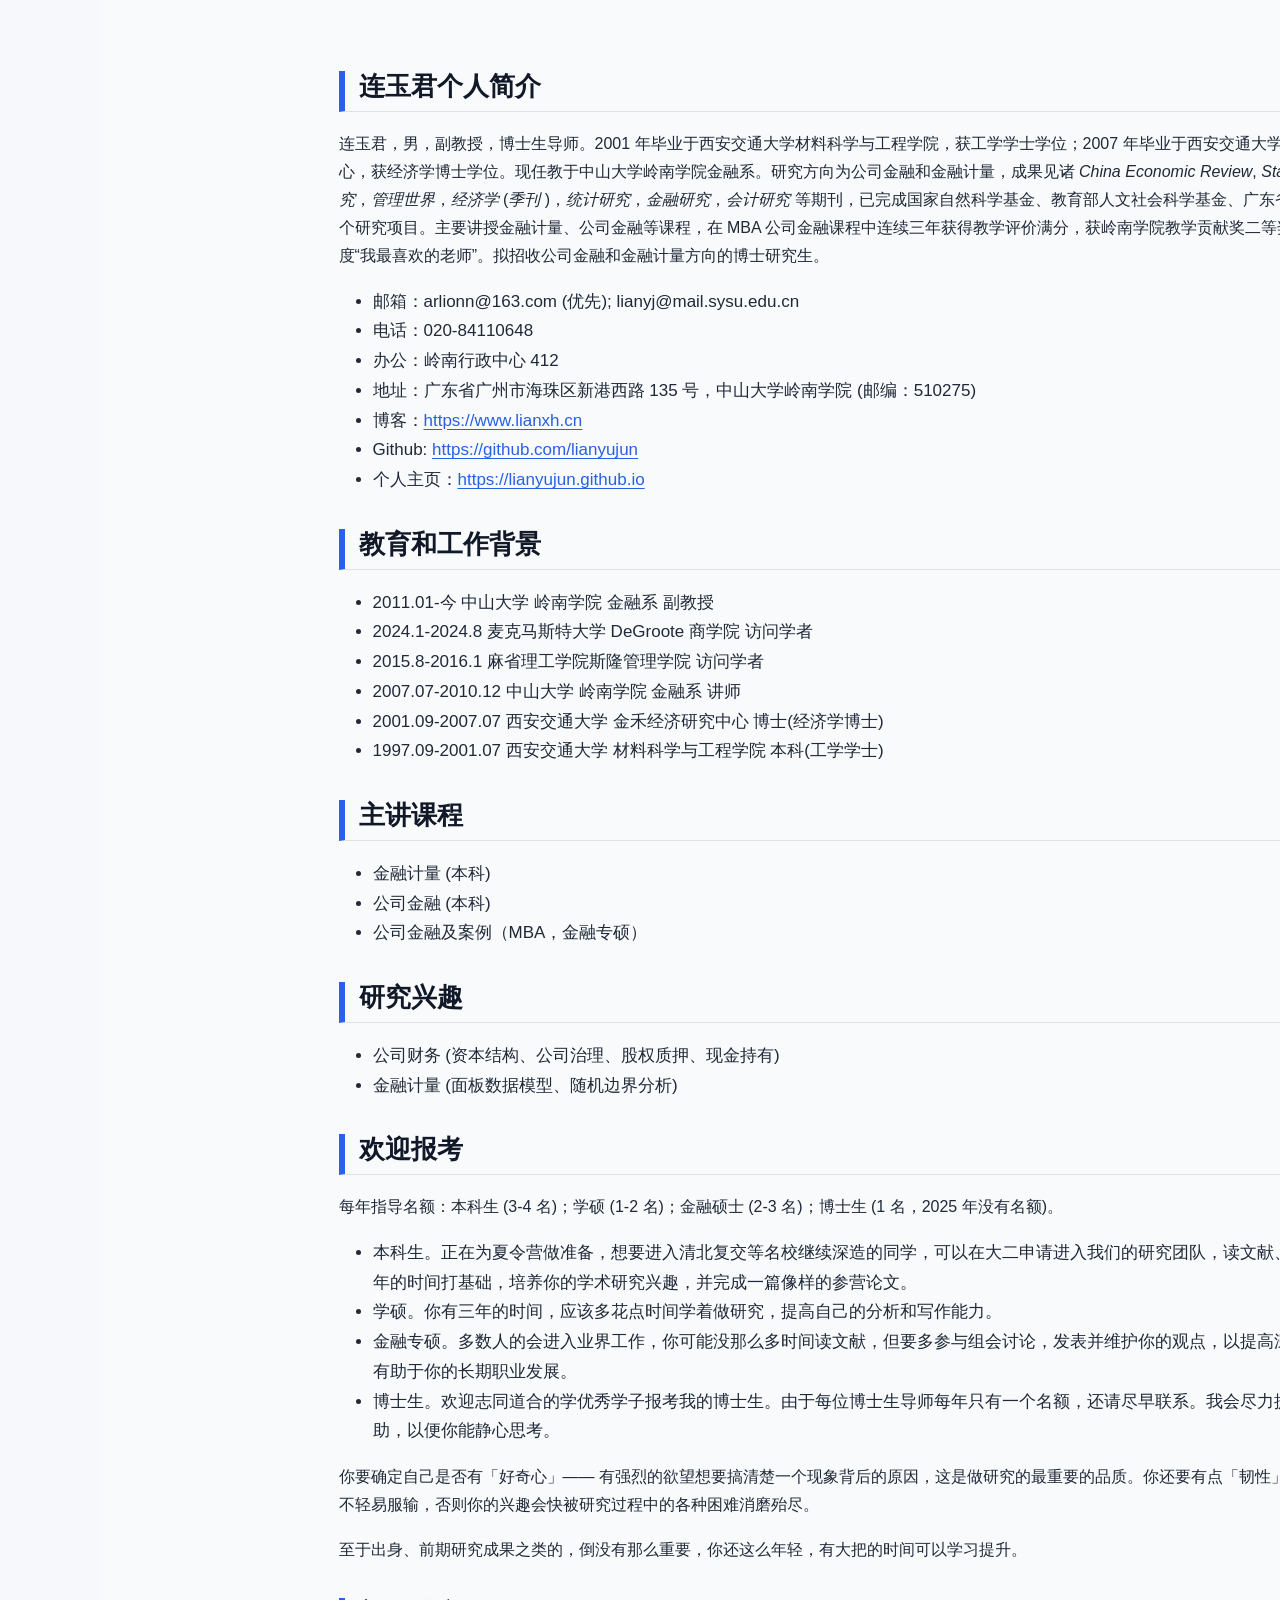
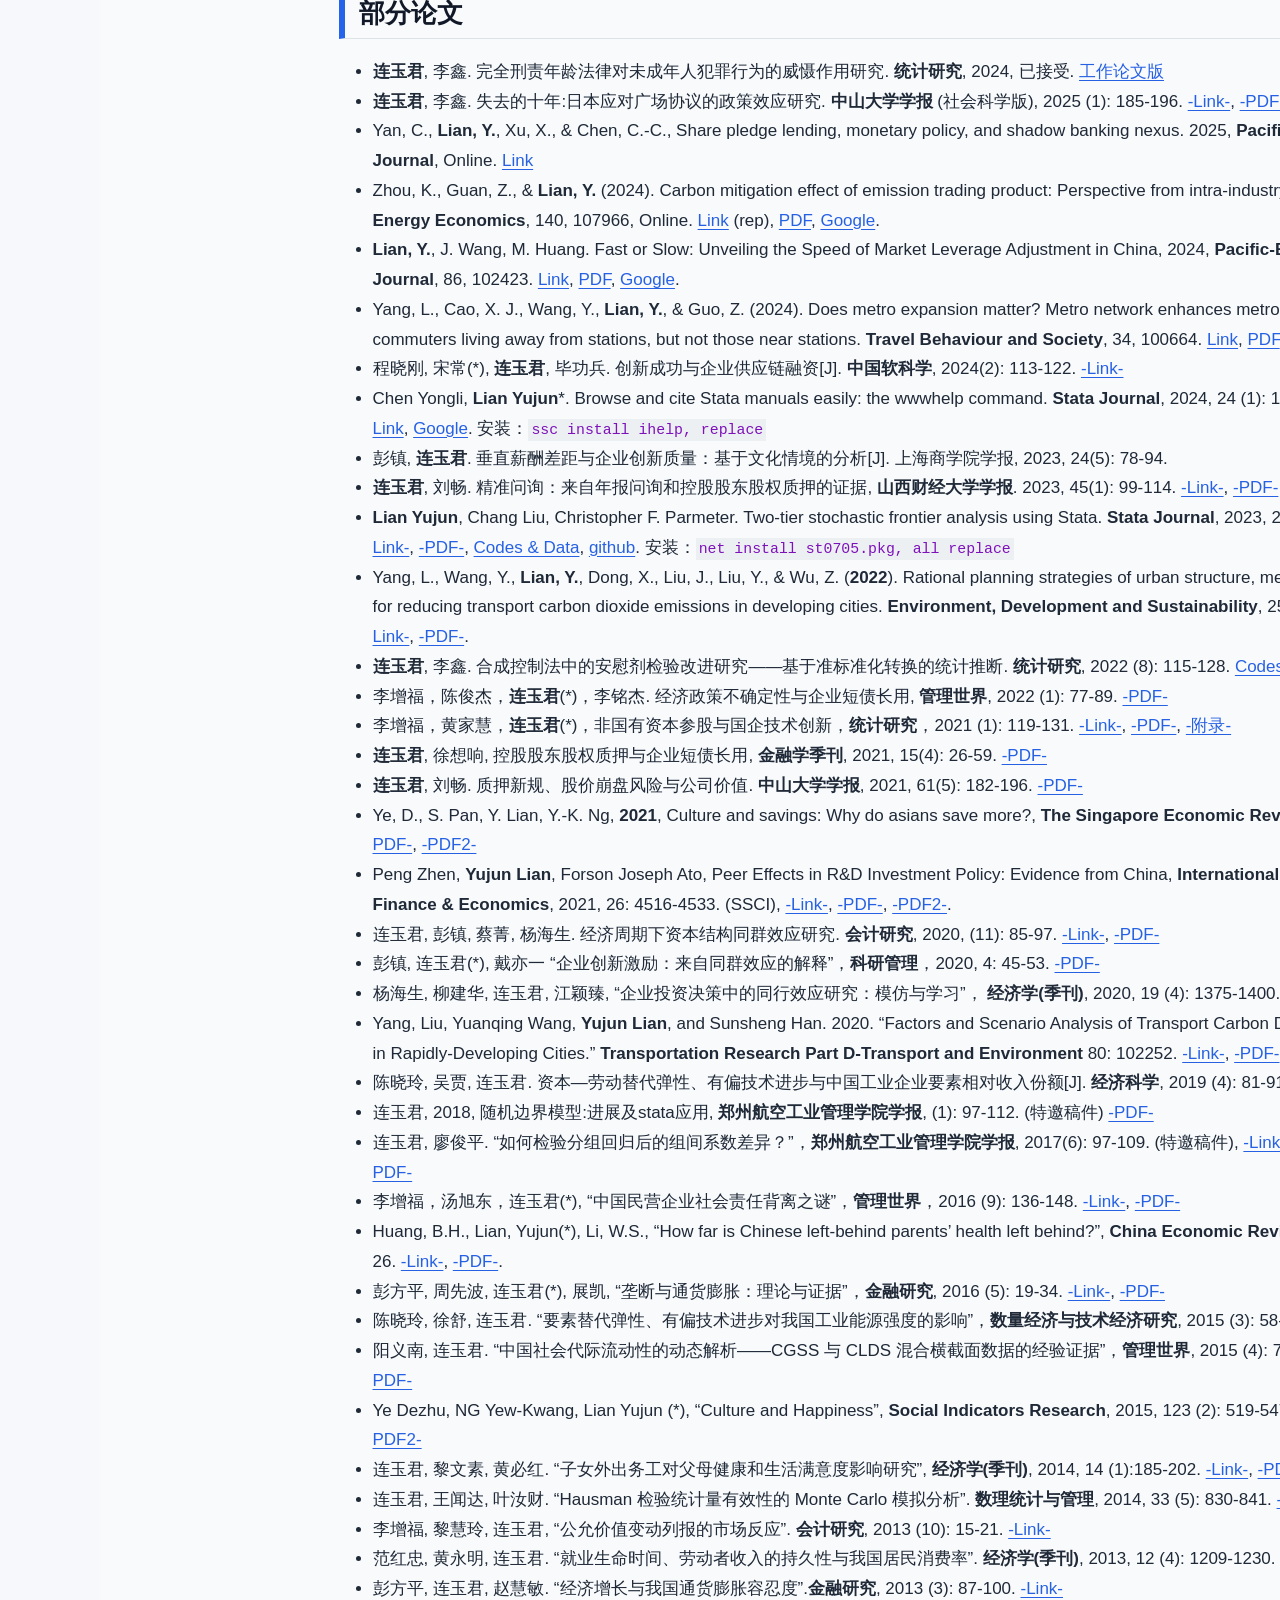
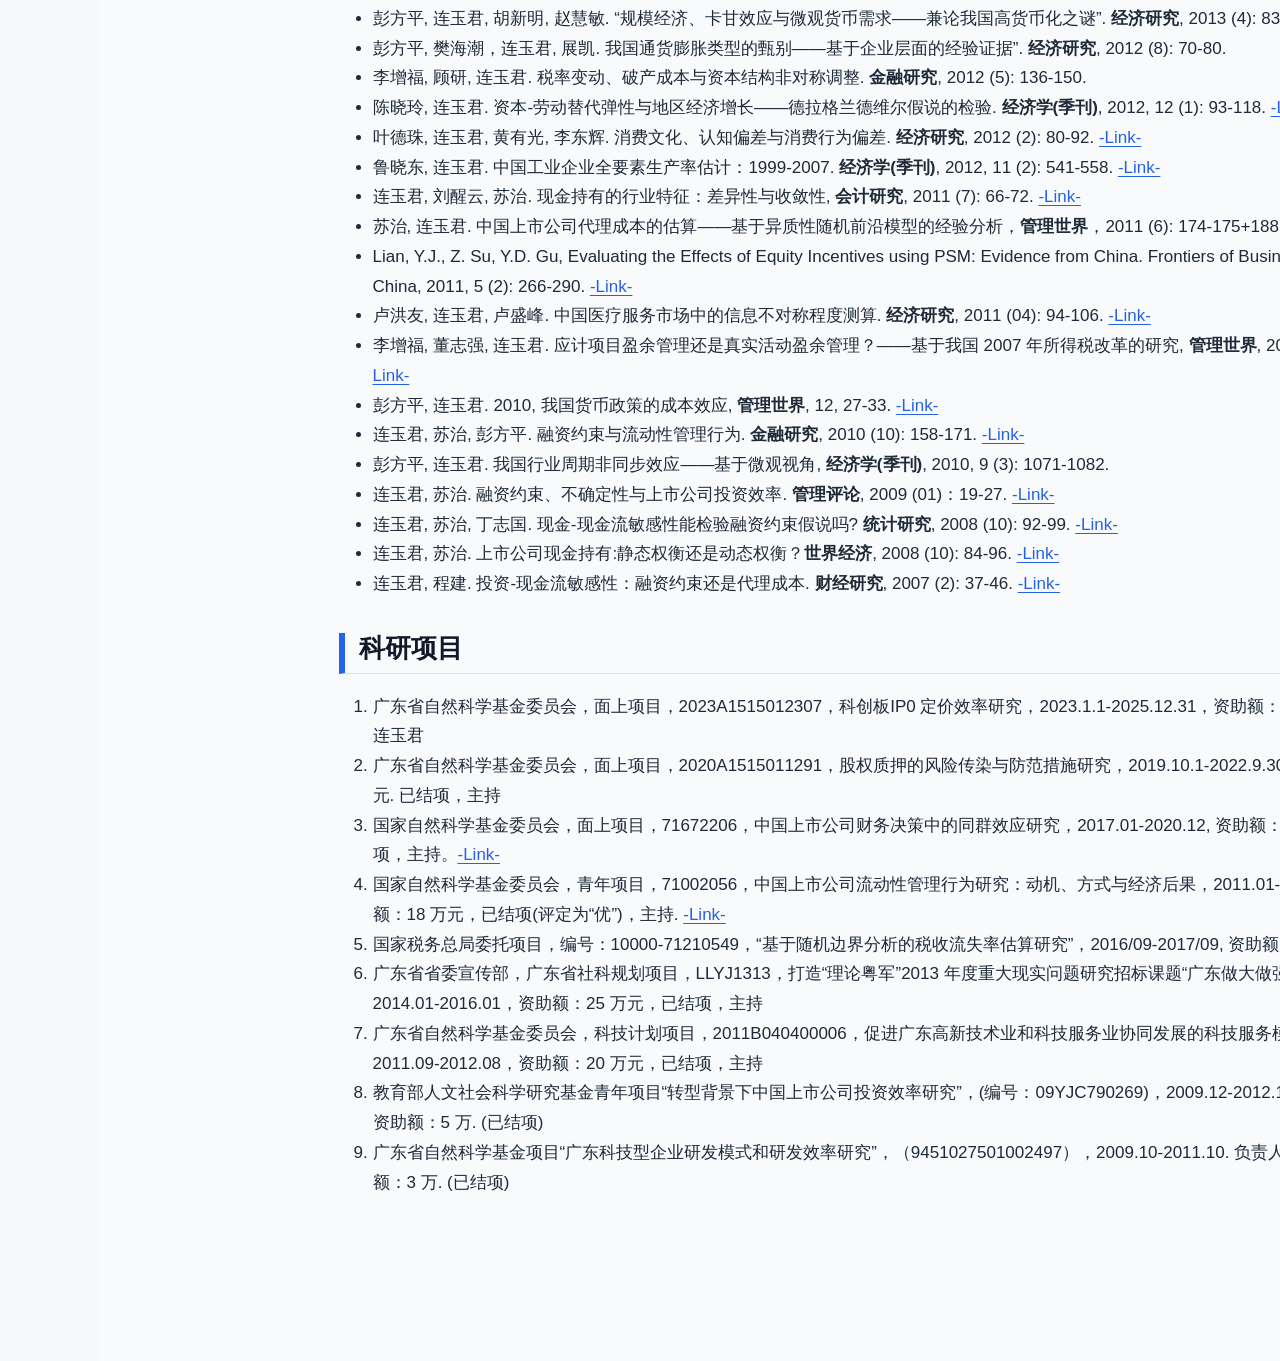
<file: docs/CV.html>
<!DOCTYPE html>
<html xmlns="http://www.w3.org/1999/xhtml" lang="en" xml:lang="en"><head>

<meta charset="utf-8">
<meta name="generator" content="quarto-1.9.38">

<meta name="viewport" content="width=device-width, initial-scale=1.0, user-scalable=yes">


<title>中文简历 – Jun Hu</title>
<style>
/* Default styles provided by pandoc.
** See https://pandoc.org/MANUAL.html#variables-for-html for config info.
*/
code{white-space: pre-wrap;}
span.smallcaps{font-variant: small-caps;}
div.columns{display: flex; gap: min(4vw, 1.5em);}
div.column{flex: auto; overflow-x: auto;}
div.hanging-indent{margin-left: 1.5em; text-indent: -1.5em;}
ul.task-list{list-style: none;}
ul.task-list li input[type="checkbox"] {
  width: 0.8em;
  margin: 0 0.8em 0.2em -1em; /* quarto-specific, see https://github.com/quarto-dev/quarto-cli/issues/4556 */ 
  vertical-align: middle;
}
</style>


<script src="site_libs/quarto-nav/quarto-nav.js"></script>
<script src="site_libs/quarto-nav/headroom.min.js"></script>
<script src="site_libs/clipboard/clipboard.min.js"></script>
<script src="site_libs/quarto-search/autocomplete.umd.js"></script>
<script src="site_libs/quarto-search/fuse.min.js"></script>
<script src="site_libs/quarto-search/quarto-search.js"></script>
<meta name="quarto:offset" content="./">
<script src="site_libs/quarto-html/quarto.js" type="module"></script>
<script src="site_libs/quarto-html/tabsets/tabsets.js" type="module"></script>
<script src="site_libs/quarto-html/popper.min.js"></script>
<script src="site_libs/quarto-html/tippy.umd.min.js"></script>
<script src="site_libs/quarto-html/anchor.min.js"></script>
<link href="site_libs/quarto-html/tippy.css" rel="stylesheet">
<link href="site_libs/quarto-html/quarto-syntax-highlighting-15634bcf2e68342d4ad2dfa704d543f6.css" rel="stylesheet" id="quarto-text-highlighting-styles">
<script src="site_libs/bootstrap/bootstrap.min.js"></script>
<link href="site_libs/bootstrap/bootstrap-icons.css" rel="stylesheet">
<link href="site_libs/bootstrap/bootstrap-787e033c7b6f65c9dfccb6078e5d2d34.min.css" rel="stylesheet" append-hash="true" id="quarto-bootstrap" data-mode="light">
<script id="quarto-search-options" type="application/json">{
  "location": "sidebar",
  "copy-button": false,
  "collapse-after": 3,
  "panel-placement": "start",
  "type": "textbox",
  "limit": 50,
  "keyboard-shortcut": [
    "f",
    "/",
    "s"
  ],
  "show-item-context": false,
  "language": {
    "search-no-results-text": "No results",
    "search-matching-documents-text": "matching documents",
    "search-copy-link-title": "Copy link to search",
    "search-hide-matches-text": "Hide additional matches",
    "search-more-match-text": "more match in this document",
    "search-more-matches-text": "more matches in this document",
    "search-clear-button-title": "Clear",
    "search-text-placeholder": "",
    "search-detached-cancel-button-title": "Cancel",
    "search-submit-button-title": "Submit",
    "search-label": "Search"
  }
}</script>
<style>html{ scroll-behavior: smooth; }</style>


<link rel="stylesheet" href="styles.css">
</head>

<body class="fullcontent quarto-light">

<div id="quarto-search-results"></div>
<!-- content -->
<div id="quarto-content" class="quarto-container page-columns page-rows-contents page-layout-article">
<!-- sidebar -->
<!-- margin-sidebar -->
    
<!-- main -->
<main class="content" id="quarto-document-content">

<header id="title-block-header" class="quarto-title-block default">
<div class="quarto-title">
<h1 class="title">中文简历</h1>
</div>



<div class="quarto-title-meta">

    
  
    
  </div>
  


</header>


<section id="连玉君个人简介" class="level2">
<h2 class="anchored" data-anchor-id="连玉君个人简介">连玉君个人简介</h2>
<p>连玉君，男，副教授，博士生导师。2001 年毕业于西安交通大学材料科学与工程学院，获工学学士学位；2007 年毕业于西安交通大学金禾经济研究中心，获经济学博士学位。现任教于中山大学岭南学院金融系。研究方向为公司金融和金融计量，成果见诸 <em>China Economic Review</em>, <em>Stata Journal</em>, <em>经济研究</em>，<em>管理世界</em>，<em>经济学</em> (<em>季刊</em> )，<em>统计研究</em>，<em>金融研究</em>，<em>会计研究</em> 等期刊，已完成国家自然科学基金、教育部人文社会科学基金、广东省自然科学基金等 9 个研究项目。主要讲授金融计量、公司金融等课程，在 MBA 公司金融课程中连续三年获得教学评价满分，获岭南学院教学贡献奖二等奖，获评 2022 年度“我最喜欢的老师”。拟招收公司金融和金融计量方向的博士研究生。</p>
<ul>
<li>邮箱：arlionn@163.com (优先); lianyj@mail.sysu.edu.cn</li>
<li>电话：020-84110648</li>
<li>办公：岭南行政中心 412</li>
<li>地址：广东省广州市海珠区新港西路 135 号，中山大学岭南学院 (邮编：510275)</li>
<li>博客：<a href="https://www.lianxh.cn" class="uri">https://www.lianxh.cn</a></li>
<li>Github: <a href="https://github.com/lianyujun" class="uri">https://github.com/lianyujun</a></li>
<li>个人主页：<a href="https://lianyujun.github.io" class="uri">https://lianyujun.github.io</a></li>
</ul>
</section>
<section id="教育和工作背景" class="level2">
<h2 class="anchored" data-anchor-id="教育和工作背景">教育和工作背景</h2>
<ul>
<li>2011.01-今 中山大学 岭南学院 金融系 副教授</li>
<li>2024.1-2024.8 麦克马斯特大学 DeGroote 商学院 访问学者</li>
<li>2015.8-2016.1 麻省理工学院斯隆管理学院 访问学者</li>
<li>2007.07-2010.12 中山大学 岭南学院 金融系 讲师</li>
<li>2001.09-2007.07 西安交通大学 金禾经济研究中心 博士(经济学博士)</li>
<li>1997.09-2001.07 西安交通大学 材料科学与工程学院 本科(工学学士)</li>
</ul>
</section>
<section id="主讲课程" class="level2">
<h2 class="anchored" data-anchor-id="主讲课程">主讲课程</h2>
<ul>
<li>金融计量 (本科)</li>
<li>公司金融 (本科)</li>
<li>公司金融及案例（MBA，金融专硕）</li>
</ul>
</section>
<section id="研究兴趣" class="level2">
<h2 class="anchored" data-anchor-id="研究兴趣">研究兴趣</h2>
<ul>
<li>公司财务 (资本结构、公司治理、股权质押、现金持有)</li>
<li>金融计量 (面板数据模型、随机边界分析)</li>
</ul>
</section>
<section id="欢迎报考" class="level2">
<h2 class="anchored" data-anchor-id="欢迎报考">欢迎报考</h2>
<p>每年指导名额：本科生 (3-4 名)；学硕 (1-2 名)；金融硕士 (2-3 名)；博士生 (1 名，2025 年没有名额)。</p>
<ul>
<li>本科生。正在为夏令营做准备，想要进入清北复交等名校继续深造的同学，可以在大二申请进入我们的研究团队，读文献、写代码，用 1-2 年的时间打基础，培养你的学术研究兴趣，并完成一篇像样的参营论文。</li>
<li>学硕。你有三年的时间，应该多花点时间学着做研究，提高自己的分析和写作能力。</li>
<li>金融专硕。多数人的会进入业界工作，你可能没那么多时间读文献，但要多参与组会讨论，发表并维护你的观点，以提高深度思考能力，这有助于你的长期职业发展。</li>
<li>博士生。欢迎志同道合的学优秀学子报考我的博士生。由于每位博士生导师每年只有一个名额，还请尽早联系。我会尽力提供各类支持和资助，以便你能静心思考。</li>
</ul>
<p>你要确定自己是否有「好奇心」—— 有强烈的欲望想要搞清楚一个现象背后的原因，这是做研究的最重要的品质。你还要有点「韧性」—— 不轻易放弃，不轻易服输，否则你的兴趣会快被研究过程中的各种困难消磨殆尽。</p>
<p>至于出身、前期研究成果之类的，倒没有那么重要，你还这么年轻，有大把的时间可以学习提升。</p>
</section>
<section id="部分论文" class="level2">
<h2 class="anchored" data-anchor-id="部分论文">部分论文</h2>
<ul>
<li><strong>连玉君</strong>, 李鑫. 完全刑责年龄法律对未成年人犯罪行为的威慑作用研究. <strong>统计研究</strong>, 2024, 已接受. <a href="https://file-lianxh.oss-cn-shenzhen.aliyuncs.com/Refs/LianPub/%E8%BF%9E%E7%8E%89%E5%90%9B-%E6%9D%8E%E9%91%AB-2024-%E7%BB%9F%E8%AE%A1%E7%A0%94%E7%A9%B6-RDD-%E6%9C%AA%E6%88%90%E5%B9%B4%E4%BA%BA.pdf">工作论文版</a></li>
<li><strong>连玉君</strong>, 李鑫. 失去的十年:日本应对广场协议的政策效应研究. <strong>中山大学学报</strong> (社会科学版), 2025 (1): 185-196. <a href="https://link.cnki.net/doi/10.13471/j.cnki.jsysusse.2025.01.020">-Link-</a>, <a href="https://bar.cnki.net/bar/download/order?id=Pmp%2F5es3RB81cmauPwpbvsPMJcfwHgIZAnUyOJG6Kdog%2BHL%2FGFrGhKahW4YGMC%2BS9rApGw1Kn1Osj2RxbQfKvjCe6SDJA%2FE4K5lDg6WoZeh7b5mY%2FmsIpB5E%2FKF94iQVwddxEU3rL3oTHoiWc6PitFK57xT%2B8LhM%2BfEqYWvBGm0igmLMld3nSvbU4a5%2BOkNaUlSU0HSLnl9m7MwOtW%2FIk9GlczRq40icS9q1bpEM6d9lgv7q8C%2BP7FPVW3hwYPcqveGzrp%2B41EH7caBaJ8FVkg%3D%3D">-PDF-</a></li>
<li>Yan, C., <strong>Lian, Y.</strong>, Xu, X., &amp; Chen, C.-C., Share pledge lending, monetary policy, and shadow banking nexus. 2025, <strong>Pacific-Basin Finance Journal</strong>, Online. <a href="https://doi.org/10.1016/j.pacfin.2025.102772">Link</a></li>
<li>Zhou, K., Guan, Z., &amp; <strong>Lian, Y.</strong> (2024). Carbon mitigation effect of emission trading product: Perspective from intra-industry carbon leakage. <strong>Energy Economics</strong>, 140, 107966, Online. <a href="https://doi.org/10.1016/j.eneco.2024.107966">Link</a> (rep), <a href="https://file-lianxh.oss-cn-shenzhen.aliyuncs.com/Refs/LianPub/Lian-2024-EE_Preproof.pdf">PDF</a>, <a href="https://scholar.google.com/scholar?q=Carbon%20mitigation%20effect%20of%20emission%20trading%20product:%20Perspective%20from%20intra-industry%20carbon%20leakage">Google</a>.</li>
<li><strong>Lian, Y.</strong>, J. Wang, M. Huang. Fast or Slow: Unveiling the Speed of Market Leverage Adjustment in China, 2024, <strong>Pacific-Basin Finance Journal</strong>, 86, 102423. <a href="https://doi.org/10.1016/j.pacfin.2024.102423">Link</a>, <a href="https://file-lianxh.oss-cn-shenzhen.aliyuncs.com/Refs/LianPub/Lian_2024_Fast_or_slow_Unveiling_the_speed_of_market_leverage_adjustment_in_China.pdf">PDF</a>, <a href="https://scholar.google.com/scholar?q=Fast%20or%20slow:%20Unveiling%20the%20speed%20of%20market%20leverage%20adjustment%20in%20China">Google</a>.</li>
<li>Yang, L., Cao, X. J., Wang, Y., <strong>Lian, Y.</strong>, &amp; Guo, Z. (2024). Does metro expansion matter? Metro network enhances metro mode share of commuters living away from stations, but not those near stations. <strong>Travel Behaviour and Society</strong>, 34, 100664. <a href="https://doi.org/10.1016/j.tbs.2023.100664">Link</a>, <a href="https://file-lianxh.oss-cn-shenzhen.aliyuncs.com/Refs/LianPub/Yang_Lian_2024_TBS.pdf">PDF</a>.</li>
<li>程晓刚, 宋常(*), <strong>连玉君</strong>, 毕功兵. 创新成功与企业供应链融资[J]. <strong>中国软科学</strong>, 2024(2): 113-122. <a href="https://kns.cnki.net/kcms2/article/abstract?v=ifIT5_n5_GfsqAytcOFCtKtj3A3Ye2M3_9RBgXUpgnhGuce7Awmik5x9zVhSYfbQyEvQrpnA9vn4AttiF0kfsYgAFfIovjC_oeJJuO2YG7aA3ABB3IoGwXR8R9n0lREGvz3EJ3tcLM8Y3ekH7JFdlpgV2VUjnovy_2sYLNwwuPk=&amp;uniplatform=NZKPT">-Link-</a></li>
<li>Chen Yongli, <strong>Lian Yujun</strong>*. Browse and cite Stata manuals easily: the wwwhelp command. <strong>Stata Journal</strong>, 2024, 24 (1): 161–168. <a href="https://file-lianxh.oss-cn-shenzhen.aliyuncs.com/Refs/LianPub/Chen-Lian-2024-SJ-wwwhelp-ihelp.pdf">-PDF-</a>, <a href="https://doi.org/10.1177/1536867X241233676">Link</a>, <a href="https://scholar.google.com/scholar?q=Browse%20and%20cite%20Stata%20manuals%20easily:%20The%20wwwhelp%20command">Google</a>. 安装：<code>ssc install ihelp, replace</code></li>
<li>彭镇, <strong>连玉君</strong>. 垂直薪酬差距与企业创新质量：基于文化情境的分析[J]. 上海商学院学报, 2023, 24(5): 78-94.</li>
<li><strong>连玉君</strong>, 刘畅. 精准问询：来自年报问询和控股股东股权质押的证据, <strong>山西财经大学学报</strong>. 2023, 45(1): 99-114. <a href="https://d.wanfangdata.com.cn/periodical/sxcjdxxb202301008">-Link-</a>, <a href="https://file-lianxh.oss-cn-shenzhen.aliyuncs.com/Refs/LianPub/%E8%BF%9E%E7%8E%89%E5%90%9B-%E5%88%98%E7%95%85-2023-%E7%B2%BE%E5%87%86%E9%97%AE%E8%AF%A2_%E6%9D%A5%E8%87%AA%E5%B9%B4%E6%8A%A5%E9%97%AE%E8%AF%A2%E5%92%8C%E6%8E%A7%E8%82%A1%E8%82%A1%E4%B8%9C%E8%82%A1%E6%9D%83%E8%B4%A8%E6%8A%BC%E7%9A%84%E8%AF%81%E6%8D%AE.pdf">-PDF-</a>.</li>
<li><strong>Lian Yujun</strong>, Chang Liu, Christopher F. Parmeter. Two-tier stochastic frontier analysis using Stata. <strong>Stata Journal</strong>, 2023, 23(1): 197-229. <a href="https://journals.sagepub.com/doi/abs/10.1177/1536867X231162033">-Link-</a>, <a href="https://file.lianxh.cn/Refs/LianPub/Lian-2023-SJ-sftt-Two-tier-SFA.pdf">-PDF-</a>, <a href="https://gitee.com/arlionn/sftt">Codes &amp; Data</a>, <a href="https://github.com/arlionn/sftt">github</a>. 安装：<code>net install st0705.pkg, all replace</code></li>
<li>Yang, L., Wang, Y., <strong>Lian, Y.</strong>, Dong, X., Liu, J., Liu, Y., &amp; Wu, Z. (<strong>2022</strong>). Rational planning strategies of urban structure, metro, and car use for reducing transport carbon dioxide emissions in developing cities. <strong>Environment, Development and Sustainability</strong>, 25(7), 6987–7010. <a href="https://doi.org/10.1007/s10668-022-02344-0">-Link-</a>, <a href="https://link.springer.com/content/pdf/10.1007/s10668-022-02344-0.pdf">-PDF-</a>.</li>
<li><strong>连玉君</strong>, 李鑫. 合成控制法中的安慰剂检验改进研究——基于准标准化转换的统计推断. <strong>统计研究</strong>, 2022 (8): 115-128. <a href="https://gitee.com/arlionn/synthsd">Codes</a>, <a href="https://file-lianxh.oss-cn-shenzhen.aliyuncs.com/Refs/LianPub/%E8%BF%9E%E7%8E%89%E5%90%9B-%E6%9D%8E%E9%91%AB-2022-%E7%BB%9F%E8%AE%A1%E7%A0%94%E7%A9%B6-%E6%A0%A1%E6%A0%B7-%E9%9D%9E%E6%AD%A3%E5%BC%8F%E7%89%88.pdf">-PDF-</a></li>
<li>李增福，陈俊杰，<strong>连玉君</strong>(*)，李铭杰. 经济政策不确定性与企业短债长用, <strong>管理世界</strong>, 2022 (1): 77-89. <a href="https://file-lianxh.oss-cn-shenzhen.aliyuncs.com/Refs/LianPub/%E6%9D%8E%E5%A2%9E%E7%A6%8F-%E8%BF%9E%E7%8E%89%E5%90%9B-2022-%E7%AE%A1%E7%90%86%E4%B8%96%E7%95%8C-%E7%BB%8F%E6%B5%8E%E6%94%BF%E7%AD%96%E4%B8%8D%E7%A1%AE%E5%AE%9A%E6%80%A7%E4%B8%8E%E4%BC%81%E4%B8%9A%E7%9F%AD%E5%80%BA%E9%95%BF%E7%94%A8.pdf">-PDF-</a></li>
<li>李增福，黄家慧，<strong>连玉君</strong>(*)，非国有资本参股与国企技术创新，<strong>统计研究</strong>，2021 (1): 119-131. <a href="https://t.cnki.net/kcms/detail?v=X6oIUGaNdGl02O8hLreyMfQ1AB_lc7oZyruBxG73K9OVEB6dr7g6N2LQ1UIioRWcfRv5Ih1EskkwhzyU6x-XF-fvlUvmr2hJwiEvVfIzYhBskUjtHXBQNfai1jy4bto0&amp;uniplatform=NZKPT">-Link-</a>, <a href="https://file-lianxh.oss-cn-shenzhen.aliyuncs.com/Refs/LianPub/%E6%9D%8E%E5%A2%9E%E7%A6%8F-%E8%BF%9E%E7%8E%89%E5%90%9B-2021-%E5%B8%A6%E5%B0%81%E9%9D%A2-%E7%BB%9F%E8%AE%A1%E7%A0%94%E7%A9%B6-%E9%9D%9E%E5%9B%BD%E6%9C%89%E8%B5%84%E6%9C%AC%E5%8F%82%E8%82%A1%E4%B8%8E%E5%9B%BD%E4%BC%81%E6%8A%80%E6%9C%AF%E5%88%9B%E6%96%B0.pdf">-PDF-</a>, <a href="https://file-lianxh.oss-cn-shenzhen.aliyuncs.com/Refs/LianPub/%E6%9D%8E%E5%A2%9E%E7%A6%8F-%E8%BF%9E%E7%8E%89%E5%90%9B-2021-%E9%99%84%E5%BD%95-%E7%BB%9F%E8%AE%A1%E7%A0%94%E7%A9%B6-%E9%9D%9E%E5%9B%BD%E6%9C%89%E8%B5%84%E6%9C%AC%E5%8F%82%E8%82%A1%E4%B8%8E%E5%9B%BD%E4%BC%81%E6%8A%80%E6%9C%AF%E5%88%9B%E6%96%B0.pdf">-附录-</a></li>
<li><strong>连玉君</strong>, 徐想响, 控股股东股权质押与企业短债长用, <strong>金融学季刊</strong>, 2021, 15(4): 26-59. <a href="https://file-lianxh.oss-cn-shenzhen.aliyuncs.com/Refs/LianPub/%E8%BF%9E%E7%8E%89%E5%90%9B-2021-%E9%87%91%E8%9E%8D%E5%AD%A6%E5%AD%A3%E5%88%8A-%E6%8E%A7%E8%82%A1%E8%82%A1%E4%B8%9C%E8%82%A1%E6%9D%83%E8%B4%A8%E6%8A%BC%E4%B8%8E%E4%BC%81%E4%B8%9A%E7%9F%AD%E5%80%BA%E9%95%BF%E7%94%A8.pdf">-PDF-</a></li>
<li><strong>连玉君</strong>, 刘畅. 质押新规、股价崩盘风险与公司价值. <strong>中山大学学报</strong>, 2021, 61(5): 182-196. <a href="https://file-lianxh.oss-cn-shenzhen.aliyuncs.com/Refs/LianPub/%E8%BF%9E%E7%8E%89%E5%90%9B-%E5%88%98%E7%95%85-2021-%E4%B8%AD%E5%A4%A7%E5%AD%A6%E6%8A%A5-%E8%B4%A8%E6%8A%BC%E6%96%B0%E8%A7%84-%E8%82%A1%E4%BB%B7%E5%B4%A9%E7%9B%98%E9%A3%8E%E9%99%A9%E4%B8%8E%E5%85%AC%E5%8F%B8%E4%BB%B7%E5%80%BC.pdf">-PDF-</a></li>
<li>Ye, D., S. Pan, Y. Lian, Y.-K. Ng, <strong>2021</strong>, Culture and savings: Why do asians save more?, <strong>The Singapore Economic Review</strong>: 1-31. <a href="https://www.worldscientific.com/doi/full/10.1142/S0217590819500607">-Link-</a>, <a href="https://www.worldscientific.com/doi/epdf/10.1142/S0217590819500607">-PDF-</a>, <a href="https://file-lianxh.oss-cn-shenzhen.aliyuncs.com/Refs/LianPub/Ye_Lian_2020_Culture-and-Savings_SER.pdf">-PDF2-</a></li>
<li>Peng Zhen, <strong>Yujun Lian</strong>, Forson Joseph Ato, Peer Effects in R&amp;D Investment Policy: Evidence from China, <strong>International Journal of Finance &amp; Economics</strong>, 2021, 26: 4516-4533. (SSCI), <a href="https://onlinelibrary.wiley.com/doi/full/10.1002/ijfe.2028">-Link-</a>, <a href="https://onlinelibrary.wiley.com/doi/epdf/10.1002/ijfe.2028">-PDF-</a>, <a href="https://file-lianxh.oss-cn-shenzhen.aliyuncs.com/Refs/LianPub/Peng_Lian_2020_Peer-effects-in-%20RD-investment-policy.pdf">-PDF2-</a>.</li>
<li>连玉君, 彭镇, 蔡菁, 杨海生. 经济周期下资本结构同群效应研究. <strong>会计研究</strong>, 2020, (11): 85-97. <a href="https://t.cnki.net/kcms/detail?v=X6oIUGaNdGlrcQ3EAxDkIyS7JVN9RZzbI2ci-F4lxs7vX3pbiFS8-nABvY59ioPj8mODCOh1h6K1-YkcqEFjJzUvtkx7-tFLhvO_fIES1l6PUe_LmCyqqq9NAODEXtQZ&amp;uniplatform=NZKPT">-Link-</a>, <a href="https://file-lianxh.oss-cn-shenzhen.aliyuncs.com/Refs/LianPub/%E8%BF%9E%E7%8E%89%E5%90%9B-%E5%BD%AD%E9%95%87-%E8%94%A1%E8%8F%81-%E6%9D%A8%E6%B5%B7%E7%94%9F-2020-11-%E4%BC%9A%E8%AE%A1%E7%A0%94%E7%A9%B6.pdf">-PDF-</a></li>
<li>彭镇, 连玉君(*), 戴亦一 “企业创新激励：来自同群效应的解释”，<strong>科研管理</strong>，2020, 4: 45-53. <a href="https://file-lianxh.oss-cn-shenzhen.aliyuncs.com/Refs/LianPub/%E5%BD%AD%E9%95%87-%E8%BF%9E%E7%8E%89%E5%90%9B-2019-%E7%A7%91%E7%A0%94%E7%AE%A1%E7%90%86-%E4%BC%81%E4%B8%9A%E5%88%9B%E6%96%B0%E6%BF%80%E5%8A%B1_%E6%9D%A5%E8%87%AA%E5%90%8C%E7%BE%A4%E6%95%88%E5%BA%94%E7%9A%84%E8%A7%A3%E9%87%8A.pdf">-PDF-</a></li>
<li>杨海生, 柳建华, 连玉君, 江颖臻, “企业投资决策中的同行效应研究：模仿与学习”， <strong>经济学(季刊)</strong>, 2020, 19 (4): 1375-1400. <a href="https://kns.cnki.net/kcms/detail/detail.aspx?dbcode=CJFD&amp;dbname=CJFDLAST2020&amp;filename=JJXU202004012&amp;v=vnwv0yeOYjJw%25mmd2BlUxc6MxanVFhxwRp%25mmd2F6IpffyTQo6%25mmd2Bsuy7Loyopjgp%25mmd2BjNBhek9pFx">-Link-</a>, <a href="https://file-lianxh.oss-cn-shenzhen.aliyuncs.com/Refs/LianPub/%E6%9D%A8%E6%B5%B7%E7%94%9F-%E6%9F%B3%E5%BB%BA%E5%8D%8E-%E8%BF%9E%E7%8E%89%E5%90%9B-2019-%E7%BB%8F%E6%B5%8E%E5%AD%A6%E5%AD%A3%E5%88%8A-%E4%BC%81%E4%B8%9A%E6%8A%95%E8%B5%84%E5%86%B3%E7%AD%96%E4%B8%AD%E7%9A%84%E5%90%8C%E8%A1%8C%E6%95%88%E5%BA%94%E7%A0%94%E7%A9%B6.pdf">-PDF-</a></li>
<li>Yang, Liu, Yuanqing Wang, <strong>Yujun Lian</strong>, and Sunsheng Han. 2020. “Factors and Scenario Analysis of Transport Carbon Dioxide Emissions in Rapidly-Developing Cities.” <strong>Transportation Research Part D-Transport and Environment</strong> 80: 102252. <a href="https://doi.org/10.1016/j.trd.2020.102252">-Link-</a>, <a href="https://file-lianxh.oss-cn-shenzhen.aliyuncs.com/Refs/LianPub/Yang_Lian_2020_Q2-Transportation_Research_Part_D.pdf">-PDF-</a></li>
<li>陈晓玲, 吴贾, 连玉君. 资本—劳动替代弹性、有偏技术进步与中国工业企业要素相对收入份额[J]. <strong>经济科学</strong>, 2019 (4): 81-91. <a href="https://kns.cnki.net/kcms/detail/detail.aspx?dbcode=CJFD&amp;dbname=CJFDLAST2019&amp;filename=JJKX201904008&amp;v=MiYkH8v4IDNOpUHlm2A4WC2Byy%25mmd2FEbCk%25mmd2FtrFE5C9bi1ao4XQNgbDmqna4Q6Iz0Vkp">-Link-</a>, <a href="https://file-lianxh.oss-cn-shenzhen.aliyuncs.com/Refs/LianPub/%E9%99%88%E6%99%93%E7%8E%B2_%E5%90%B4%E8%B4%BE_%E8%BF%9E%E7%8E%89%E5%90%9B_2019_%E8%B5%84%E6%9C%AC_%E5%8A%B3%E5%8A%A8%E6%9B%BF%E4%BB%A3%E5%BC%B9%E6%80%A7_%E6%9C%89%E5%81%8F%E6%8A%80%E6%9C%AF%E8%BF%9B%E6%AD%A5%E4%B8%8E%E4%B8%AD%E5%9B%BD%E5%B7%A5%E4%B8%9A%E4%BC%81%E4%B8%9A%E8%A6%81%E7%B4%A0%E7%9B%B8%E5%AF%B9%E6%94%B6%E5%85%A5%E4%BB%BD%E9%A2%9D.pdf">-PDF-</a></li>
<li>连玉君, 2018, 随机边界模型:进展及stata应用, <strong>郑州航空工业管理学院学报</strong>, (1): 97-112. (特邀稿件) <a href="https://file-lianxh.oss-cn-shenzhen.aliyuncs.com/Refs/LianPub/%E8%BF%9E%E7%8E%89%E5%90%9B-2018-%E9%9A%8F%E6%9C%BA%E8%BE%B9%E7%95%8C%E6%A8%A1%E5%9E%8B_%E8%BF%9B%E5%B1%95%E5%8F%8AStata%E5%BA%94%E7%94%A8.pdf">-PDF-</a></li>
<li>连玉君, 廖俊平. “如何检验分组回归后的组间系数差异？”，<strong>郑州航空工业管理学院学报</strong>, 2017(6): 97-109. (特邀稿件), <a href="https://t.cnki.net/kcms/detail?v=3uoqIhG8C44YLTlOAiTRKgchrJ08w1e7KuxSPDoq7DTCXFyWbxw4dosRY_cytYzVnMc59G-pPbdxJriX8YSFT8J3rOGAdQkT&amp;uniplatform=NZKPT">-Link-</a>, <a href="https://ref.cnki.net/REF/Detail/GetRefFileDetail?fileName=ZZHK201706010&amp;title=%e5%a6%82%e4%bd%95%e6%a3%80%e9%aa%8c%e5%88%86%e7%bb%84%e5%9b%9e%e5%bd%92%e5%90%8e%e7%9a%84%e7%bb%84%e9%97%b4%e7%b3%bb%e6%95%b0%e5%b7%ae%e5%bc%82%3f&amp;fileCount=265&amp;otherRefCount=264&amp;yearCnt=0&amp;begin=&amp;end=&amp;isOtherCited=False&amp;isInCludedString=Y&amp;sourceRange=">-被引-</a>, <a href="https://www.lianxh.cn/news/051e3a01cdb19.html">推文</a>, <a href="https://file-lianxh.oss-cn-shenzhen.aliyuncs.com/Refs/LianPub/%E8%BF%9E%E7%8E%89%E5%90%9B-2017-%E5%A6%82%E4%BD%95%E6%A3%80%E9%AA%8C%E5%88%86%E7%BB%84%E5%9B%9E%E5%BD%92%E5%90%8E%E7%9A%84%E7%BB%84%E9%97%B4%E7%B3%BB%E6%95%B0%E5%B7%AE%E5%BC%82.pdf">-PDF-</a></li>
<li>李增福，汤旭东，连玉君(*), “中国民营企业社会责任背离之谜”，<strong>管理世界</strong>，2016 (9): 136-148. <a href="https://t.cnki.net/kcms/detail?v=X6oIUGaNdGlrAgAg5enwdNuHSVvILWgMK-Q3J0S4qLJKbGDEE3uvbhTG_E0ETd1ZaXGc_1a5O8EwnjnGG-mD-sq81UpA_-kbHG7p0lyW_Jn-fDF9Pu9YNUurzmZXGRbF&amp;uniplatform=NZKPT">-Link-</a>, <a href="https://file-lianxh.oss-cn-shenzhen.aliyuncs.com/Refs/LianPub/%E6%9D%8E%E5%A2%9E%E7%A6%8F-%E8%BF%9E%E7%8E%89%E5%90%9B-2016-%E7%AE%A1%E7%90%86%E4%B8%96%E7%95%8C-%E4%B8%AD%E5%9B%BD%E6%B0%91%E8%90%A5%E4%BC%81%E4%B8%9A%E7%A4%BE%E4%BC%9A%E8%B4%A3%E4%BB%BB%E8%83%8C%E7%A6%BB%E4%B9%8B%E8%B0%9C.pdf">-PDF-</a></li>
<li>Huang, B.H., Lian, Yujun(*), Li, W.S., “How far is Chinese left-behind parents’ health left behind?”, <strong>China Economic Review</strong>, 2016 (37): 15-26. <a href="https://doi.org/10.1016/j.chieco.2015.07.002">-Link-</a>, <a href="https://file-lianxh.oss-cn-shenzhen.aliyuncs.com/Refs/LianPub/Lian_2016_CER_How-far.pdf">-PDF-</a>.</li>
<li>彭方平, 周先波, 连玉君(*), 展凯, “垄断与通货膨胀：理论与证据”，<strong>金融研究</strong>, 2016 (5): 19-34. <a href="https://kns.cnki.net/kcms/detail/detail.aspx?dbcode=CJFD&amp;dbname=CJFDLAST2016&amp;filename=JRYJ201605002&amp;v=iEg1HMhdLqDNCkAkwFoqX3%25mmd2B5xRcmjqzN%25mmd2Bw4THrhle9op9uCMjygKPp1i4PBFxgjg">-Link-</a>, <a href="https://file-lianxh.oss-cn-shenzhen.aliyuncs.com/Refs/LianPub/%E5%BD%AD%E6%96%B9%E5%B9%B3_%E8%BF%9E%E7%8E%89%E5%90%9B_2016_%E9%87%91%E8%9E%8D%E7%A0%94%E7%A9%B6_%E5%9E%84%E6%96%AD%E4%B8%8E%E9%80%9A%E8%B4%A7%E8%86%A8%E8%83%80_%E7%90%86%E8%AE%BA%E4%B8%8E%E8%AF%81%E6%8D%AE.pdf">-PDF-</a></li>
<li>陈晓玲, 徐舒, 连玉君. “要素替代弹性、有偏技术进步对我国工业能源强度的影响”，<strong>数量经济与技术经济研究</strong>, 2015 (3): 58-76. <a href="https://kns.cnki.net/kcms/detail/detail.aspx?dbcode=CJFD&amp;dbname=CJFDLAST2015&amp;filename=SLJY201503004&amp;v=UlKXpnjvy2X7XT8ynt1lDV%25mmd2B%25mmd2BPt%25mmd2BvmYZp0w5XlkmI1JiZaMVBJ7dAMGAHDB4kxoKM">-Link-</a></li>
<li>阳义南, 连玉君. “中国社会代际流动性的动态解析——CGSS 与 CLDS 混合横截面数据的经验证据”，<strong>管理世界</strong>, 2015 (4): 79-91. <a href="https://t.cnki.net/kcms/detail?v=X6oIUGaNdGn7nPTxVXs9mp-ywXr8yEPvJlvCEjetvl7ywMlC7DVZ_4x3tQ-IeV1Hy7apu_7C3bDubaFAG4gBKhNxO3TPv-_IvLpVmA_l3vWbXSvLr82l8BC0XIQVQ-96&amp;uniplatform=NZKPT">-Link-</a>, <a href="https://file-lianxh.oss-cn-shenzhen.aliyuncs.com/Refs/LianPub/%E9%98%B3%E4%B9%89%E5%8D%97_%E8%BF%9E%E7%8E%89%E5%90%9B_2015_%E7%AE%A1%E7%90%86%E4%B8%96%E7%95%8C-%E4%B8%AD%E5%9B%BD%E7%A4%BE%E4%BC%9A%E4%BB%A3%E9%99%85%E6%B5%81%E5%8A%A8%E6%80%A7%E7%9A%84%E5%8A%A8%E6%80%81%E8%A7%A3%E6%9E%90.pdf">-PDF-</a></li>
<li>Ye Dezhu, NG Yew-Kwang, Lian Yujun (*), “Culture and Happiness”, <strong>Social Indicators Research</strong>, 2015, 123 (2): 519-547. <a href="https://link.springer.com/article/10.1007/s11205-014-0747-y">-Link-</a>, <a href="https://link.springer.com/content/pdf/10.1007/s11205-014-0747-y.pdf">-PDF-</a>, <a href="https://file-lianxh.oss-cn-shenzhen.aliyuncs.com/Refs/LianPub/Ye-2015-Culture-and-Happiness.pdf">-PDF2-</a></li>
<li>连玉君, 黎文素, 黄必红. “子女外出务工对父母健康和生活满意度影响研究”, <strong>经济学(季刊)</strong>, 2014, 14 (1):185-202. <a href="https://t.cnki.net/kcms/detail?v=X6oIUGaNdGlKGCGXJYVC6cmuhtJ8ZW9um1HJgWAv3F--M8xqGfw6M-BcrV4wpqVkeZmMXWXaBKooA75NZJXjVW7wT18cgJuSFmMTG_N9MmQ3z-KiP66jGQ3i-8cfeVEj&amp;uniplatform=NZKPT">-Link-</a>, <a href="https://file-lianxh.oss-cn-shenzhen.aliyuncs.com/Refs/LianPub/%E8%BF%9E%E7%8E%89%E5%90%9B_2014_%E7%BB%8F%E6%B5%8E%E5%AD%A6%E5%AD%A3%E5%88%8A_%E5%AD%90%E5%A5%B3%E5%A4%96%E5%87%BA%E5%8A%A1%E5%B7%A5%E5%AF%B9%E7%88%B6%E6%AF%8D%E5%81%A5%E5%BA%B7%E5%92%8C%E7%94%9F%E6%B4%BB%E6%BB%A1%E6%84%8F%E5%BA%A6%E5%BD%B1%E5%93%8D%E7%A0%94%E7%A9%B6.pdf">-PDF-</a></li>
<li>连玉君, 王闻达, 叶汝财. “Hausman 检验统计量有效性的 Monte Carlo 模拟分析”. <strong>数理统计与管理</strong>, 2014, 33 (5): 830-841. <a href="https://kns.cnki.net/kcms/detail/detail.aspx?dbcode=CJFD&amp;dbname=CJFD2014&amp;filename=SLTJ201405009&amp;v=aPuqF3qPXJ%25mmd2Bs10sKH%25mmd2FYTR2Xhk5LgV%25mmd2BpqnjdOn%25mmd2BqYN5WdLdZZ94qyHQz3bfYqPvqi">-Link-</a></li>
<li>李增福, 黎慧玲, 连玉君, “公允价值变动列报的市场反应”. <strong>会计研究</strong>, 2013 (10): 15-21. <a href="https://kns.cnki.net/kcms/detail/detail.aspx?dbcode=CJFD&amp;dbname=CJFDHIS2&amp;filename=KJYJ201310002&amp;v=DLTQkGOxEfcb7NLxzjEVeuaNnP6M18J%25mmd2BH6Ny3WcMdU60ZGxGCM8x5B%25mmd2BU%25mmd2FnHCjQbt">-Link-</a></li>
<li>范红忠, 黄永明, 连玉君. “就业生命时间、劳动者收入的持久性与我国居民消费率”. <strong>经济学(季刊)</strong>, 2013, 12 (4): 1209-1230. <a href="https://kns.cnki.net/kcms/detail/detail.aspx?dbcode=CJFD&amp;dbname=CJFD2013&amp;filename=JJXU201304005&amp;v=XaVPafMBgP8uShjWCK9kjeJ4e62kttKCDXRMosgVNkggJpXEWNKQQ%25mmd2FyIsPjE%25mmd2Fh%25mmd2Fr">-Link-</a></li>
<li>彭方平, 连玉君, 赵慧敏. “经济增长与我国通货膨胀容忍度”.<strong>金融研究</strong>, 2013 (3): 87-100. <a href="https://kns.cnki.net/kcms/detail/detail.aspx?dbcode=CJFD&amp;dbname=CJFD2013&amp;filename=JRYJ201303009&amp;v=gazb%25mmd2FTmM57T8yXxjRRwmF5O5CtU1RyWSznFXyIq%25mmd2F7%25mmd2FkQDQ%25mmd2F8HYS9vYlZr3ix4Fod">-Link-</a></li>
<li>彭方平, 连玉君, 胡新明, 赵慧敏. “规模经济、卡甘效应与微观货币需求——兼论我国高货币化之谜”. <strong>经济研究</strong>, 2013 (4): 83-93. <a href="https://kns.cnki.net/kcms/detail/detail.aspx?dbcode=CJFD&amp;dbname=CJFDLAST2015&amp;filename=JJYJ201304009&amp;v=P6%25mmd2FnkCL%25mmd2Fh8kekqn7Qh1Zz6YAulh1z7J6lNxN0HGlEfuLqw4DGvLLbJhdolVNDc0O">-Link-</a></li>
<li>彭方平, 樊海潮，连玉君, 展凯. 我国通货膨胀类型的甄别——基于企业层面的经验证据”. <strong>经济研究</strong>, 2012 (8): 70-80.</li>
<li>李增福, 顾研, 连玉君. 税率变动、破产成本与资本结构非对称调整. <strong>金融研究</strong>, 2012 (5): 136-150.</li>
<li>陈晓玲, 连玉君. 资本-劳动替代弹性与地区经济增长——德拉格兰德维尔假说的检验. <strong>经济学(季刊)</strong>, 2012, 12 (1): 93-118. <a href="https://t.cnki.net/kcms/detail?v=X6oIUGaNdGk7KmamKSdCf4ReyisI-D4NswU7ThX_BCxC1vyDF6Rfp4CEvc-7SagI50y9gXEO8PZwadcDjftJQEiKJ8z8hT0yyvlPxxYMNM-RT8vPg42zNA==&amp;uniplatform=NZKPT">-Link-</a></li>
<li>叶德珠, 连玉君, 黄有光, 李东辉. 消费文化、认知偏差与消费行为偏差. <strong>经济研究</strong>, 2012 (2): 80-92. <a href="https://t.cnki.net/kcms/detail?v=X6oIUGaNdGkvA89Jx3ExaGG62qx5f0VjrV4bURTBxcfGnD5f_AKgRFD4m76yYQzXhMwSNB-jAdTn_TKb7CQo86knJ2b_ShZ2dBr0UerY7v07aCdgUVJMIA==&amp;uniplatform=NZKPT">-Link-</a></li>
<li>鲁晓东, 连玉君. 中国工业企业全要素生产率估计：1999-2007. <strong>经济学(季刊)</strong>, 2012, 11 (2): 541-558. <a href="https://t.cnki.net/kcms/detail?v=X6oIUGaNdGkTG5M2fn0qzvVNE_rl1enAK1WfNOt_Sfw3KSFUbG_KfclEVyMBr0SaV1DDa0fTvJFjQP50PKzhuAjkwvasa-xLn0MP25oATZTfyi3weAJ40Q==&amp;uniplatform=NZKPT">-Link-</a></li>
<li>连玉君, 刘醒云, 苏治. 现金持有的行业特征：差异性与收敛性, <strong>会计研究</strong>, 2011 (7): 66-72. <a href="https://kns.cnki.net/kcms/detail/detail.aspx?dbcode=CJFD&amp;dbname=CJFD2011&amp;filename=KJYJ201107011&amp;v=Mxv4akbuWn4GLh2h3dDTmwIRNSZMCgi73JUoOjZCpCsBbSl%25mmd2FtWYHQr5LIWc%25mmd2BcfSd">-Link-</a></li>
<li>苏治, 连玉君. 中国上市公司代理成本的估算——基于异质性随机前沿模型的经验分析，<strong>管理世界</strong>，2011 (6): 174-175+188. <a href="https://kns.cnki.net/kcms/detail/detail.aspx?dbcode=CJFD&amp;dbname=CJFD2011&amp;filename=GLSJ201106021&amp;v=%25mmd2F5UaKggUD8M3sxkjrf0Nic0xDAhAF7uxI2IoMvEK0tge%25mmd2F6p9TnEb2XphRy7ASZbO">-Link-</a></li>
<li>Lian, Y.J., Z. Su, Y.D. Gu, Evaluating the Effects of Equity Incentives using PSM: Evidence from China. Frontiers of Business Research in China, 2011, 5 (2): 266-290. <a href="https://academic.microsoft.com/paper/2065970386">-Link-</a></li>
<li>卢洪友, 连玉君, 卢盛峰. 中国医疗服务市场中的信息不对称程度测算. <strong>经济研究</strong>, 2011 (04): 94-106. <a href="https://t.cnki.net/kcms/detail?v=X6oIUGaNdGnsJmC_8cJnc03I9gC9gi9WbKE7uoRnIajq5DNmg6d-9kr0GiuOhz9emyRPnkX98-d8kFybsssJUjiINBPLgV25sfGET7ON0efc6SXsjEvSag==&amp;uniplatform=NZKPT">-Link-</a></li>
<li>李增福, 董志强, 连玉君. 应计项目盈余管理还是真实活动盈余管理？——基于我国 2007 年所得税改革的研究, <strong>管理世界</strong>, 2011 (1): 121-134. <a href="https://t.cnki.net/kcms/detail?v=3uoqIhG8C44YLTlOAiTRKgchrJ08w1e7tvjWANqNvp80Xwf4tbZjOz0PdH-rNBDC2Y01k7wwBVX3SvmIqTzYWrKlW6poH7Hd&amp;uniplatform=NZKPT&amp;uid=WEEvREcwSlJHSldSdmVqM1BLVW9SQVdSTVZqQlNQcDZrRXVwdnI1emF1az0=$9A4hF_YAuvQ5obgVAqNKPCYcEjKensW4IQMovwHtwkF4VYPoHbKxJw!!">-Link-</a></li>
<li>彭方平, 连玉君. 2010, 我国货币政策的成本效应, <strong>管理世界</strong>, 12, 27-33. <a href="https://kns.cnki.net/kcms/detail/detail.aspx?dbcode=CJFD&amp;dbname=CJFD2010&amp;filename=GLSJ201012005&amp;v=J6QKr7SMRzk6hv6UUkcCc275f4FnZSo5vYnLnTyf6ihjoshiuagz1yvXTF6oiFfx">-Link-</a></li>
<li>连玉君, 苏治, 彭方平. 融资约束与流动性管理行为. <strong>金融研究</strong>, 2010 (10): 158-171. <a href="https://t.cnki.net/kcms/detail?v=X6oIUGaNdGlP4M0tsXPiU6wmWoPKCiNWl1JbNNWwXQBIcVBwCPyliLgTRfbuMIqK1EeqoxlUM72AX1vpn0OdGErQbDV9xvFMg6_gYJsSM_cbo61A1RPUZQ==&amp;uniplatform=NZKPT">-Link-</a></li>
<li>彭方平, 连玉君. 我国行业周期非同步效应——基于微观视角, <strong>经济学(季刊)</strong>, 2010, 9 (3): 1071-1082.<br>
</li>
<li>连玉君, 苏治. 融资约束、不确定性与上市公司投资效率. <strong>管理评论</strong>, 2009 (01)：19-27. <a href="https://t.cnki.net/kcms/detail?v=X6oIUGaNdGmGV8tRJ4vGxdlHxknuoD_aDUi3zjKlMLZu-pVFXVfGUgSD0p-RZmf-Ae1Sb5ExvuIh0_BadtH5y8C_oGQYz4Y3iZDpx8Fh760TBTneXv7VrA==&amp;uniplatform=NZKPT">-Link-</a></li>
<li>连玉君, 苏治, 丁志国. 现金-现金流敏感性能检验融资约束假说吗? <strong>统计研究</strong>, 2008 (10): 92-99. <a href="https://kns.cnki.net/kcms/detail/detail.aspx?dbcode=CJFD&amp;dbname=CJFD2008&amp;filename=TJYJ200810016&amp;v=IdIBnwKGB4SD0iPVpnEzucO82oLDRPxt57XCjB5vLshcPO3ax%25mmd2BzwMmv3KIpthKlB">-Link-</a></li>
<li>连玉君, 苏治. 上市公司现金持有:静态权衡还是动态权衡？<strong>世界经济</strong>, 2008 (10): 84-96. <a href="https://kns.cnki.net/kcms/detail/detail.aspx?dbcode=CJFD&amp;dbname=CJFD2008&amp;filename=SJJJ200810010&amp;v=8myfCWmARKYWlIKzZjg4IVqjoOfF5CQezmjy2%25mmd2BJQmkIgUM710iD5nCELC7uU%25mmd2FtOM">-Link-</a></li>
<li>连玉君, 程建. 投资-现金流敏感性：融资约束还是代理成本. <strong>财经研究</strong>, 2007 (2): 37-46. <a href="http://www.cnki.com.cn/Article/CJFDTotal-CJYJ200702003.htm">-Link-</a></li>
</ul>
</section>
<section id="科研项目" class="level2">
<h2 class="anchored" data-anchor-id="科研项目">科研项目</h2>
<ol type="1">
<li>广东省自然科学基金委员会，面上项目，2023A1515012307，科创板IP0 定价效率研究，2023.1.1-2025.12.31，资助额：10 万元. 负责人：连玉君</li>
<li>广东省自然科学基金委员会，面上项目，2020A1515011291，股权质押的风险传染与防范措施研究，2019.10.1-2022.9.30，资助额：10 万元. 已结项，主持</li>
<li>国家自然科学基金委员会，面上项目，71672206，中国上市公司财务决策中的同群效应研究，2017.01-2020.12, 资助额：48 万元，已结项，主持。<a href="https://kd.nsfc.cn/finalDetails?id=83544e95ca20f26ad457a1eb243297a4">-Link-</a></li>
<li>国家自然科学基金委员会，青年项目，71002056，中国上市公司流动性管理行为研究：动机、方式与经济后果，2011.01-2013.12，资助额：18 万元，已结项(评定为“优”)，主持. <a href="https://kd.nsfc.cn/finalDetails?id=8ccc0382ece0ee5a1552c62af23e6901">-Link-</a></li>
<li>国家税务总局委托项目，编号：10000-71210549，“基于随机边界分析的税收流失率估算研究”，2016/09-2017/09, 资助额：20 万, 已结项。</li>
<li>广东省省委宣传部，广东省社科规划项目，LLYJ1313，打造“理论粤军”2013 年度重大现实问题研究招标课题“广东做大做强民营经济研究”，2014.01-2016.01，资助额：25 万元，已结项，主持</li>
<li>广东省自然科学基金委员会，科技计划项目，2011B040400006，促进广东高新技术业和科技服务业协同发展的科技服务模式研究，2011.09-2012.08，资助额：20 万元，已结项，主持</li>
<li>教育部人文社会科学研究基金青年项目“转型背景下中国上市公司投资效率研究”，(编号：09YJC790269)，2009.12-2012.12. 负责人: 连玉君. 资助额：5 万. (已结项)</li>
<li>广东省自然科学基金项目“广东科技型企业研发模式和研发效率研究”，（9451027501002497），2009.10-2011.10. 负责人: 连玉君. 资助额：3 万. (已结项)</li>
</ol>
<!-- ![](https://fig-lianxh.oss-cn-shenzhen.aliyuncs.com/LianxhHome.PNG) -->


</section>

</main> <!-- /main -->
<script id="quarto-html-after-body" type="application/javascript">
  window.document.addEventListener("DOMContentLoaded", function (event) {
    const icon = "";
    const anchorJS = new window.AnchorJS();
    anchorJS.options = {
      placement: 'right',
      icon: icon
    };
    anchorJS.add('.anchored');
    const isCodeAnnotation = (el) => {
      for (const clz of el.classList) {
        if (clz.startsWith('code-annotation-')) {                     
          return true;
        }
      }
      return false;
    }
    const onCopySuccess = function(e) {
      // button target
      const button = e.trigger;
      // don't keep focus
      button.blur();
      // flash "checked"
      button.classList.add('code-copy-button-checked');
      var currentTitle = button.getAttribute("title");
      button.setAttribute("title", "Copied!");
      let tooltip;
      if (window.bootstrap) {
        button.setAttribute("data-bs-toggle", "tooltip");
        button.setAttribute("data-bs-placement", "left");
        button.setAttribute("data-bs-title", "Copied!");
        tooltip = new bootstrap.Tooltip(button, 
          { trigger: "manual", 
            customClass: "code-copy-button-tooltip",
            offset: [0, -8]});
        tooltip.show();    
      }
      setTimeout(function() {
        if (tooltip) {
          tooltip.hide();
          button.removeAttribute("data-bs-title");
          button.removeAttribute("data-bs-toggle");
          button.removeAttribute("data-bs-placement");
        }
        button.setAttribute("title", currentTitle);
        button.classList.remove('code-copy-button-checked');
      }, 1000);
      // clear code selection
      e.clearSelection();
    }
    const getTextToCopy = function(trigger) {
      const outerScaffold = trigger.parentElement.cloneNode(true);
      const codeEl = outerScaffold.querySelector('code');
      for (const childEl of codeEl.children) {
        if (isCodeAnnotation(childEl)) {
          childEl.remove();
        }
      }
      return codeEl.innerText;
    }
    const clipboard = new window.ClipboardJS('.code-copy-button:not([data-in-quarto-modal])', {
      text: getTextToCopy
    });
    clipboard.on('success', onCopySuccess);
    if (window.document.getElementById('quarto-embedded-source-code-modal')) {
      const clipboardModal = new window.ClipboardJS('.code-copy-button[data-in-quarto-modal]', {
        text: getTextToCopy,
        container: window.document.getElementById('quarto-embedded-source-code-modal')
      });
      clipboardModal.on('success', onCopySuccess);
    }
      var localhostRegex = new RegExp(/^(?:http|https):\/\/localhost\:?[0-9]*\//);
      var mailtoRegex = new RegExp(/^mailto:/);
        var filterRegex = new RegExp("https:\/\/lzp-lkd\.github\.io\/");
      var isInternal = (href) => {
          return filterRegex.test(href) || localhostRegex.test(href) || mailtoRegex.test(href);
      }
      // Inspect non-navigation links and adorn them if external
     var links = window.document.querySelectorAll('a[href]:not(.nav-link):not(.navbar-brand):not(.toc-action):not(.sidebar-link):not(.sidebar-item-toggle):not(.pagination-link):not(.no-external):not([aria-hidden]):not(.dropdown-item):not(.quarto-navigation-tool):not(.about-link)');
      for (var i=0; i<links.length; i++) {
        const link = links[i];
        if (!isInternal(link.href)) {
          // undo the damage that might have been done by quarto-nav.js in the case of
          // links that we want to consider external
          if (link.dataset.originalHref !== undefined) {
            link.href = link.dataset.originalHref;
          }
        }
      }
    function tippyHover(el, contentFn, onTriggerFn, onUntriggerFn) {
      const config = {
        allowHTML: true,
        maxWidth: 500,
        delay: 100,
        arrow: false,
        appendTo: function(el) {
            return el.parentElement;
        },
        interactive: true,
        interactiveBorder: 10,
        theme: 'quarto',
        placement: 'bottom-start',
      };
      if (contentFn) {
        config.content = contentFn;
      }
      if (onTriggerFn) {
        config.onTrigger = onTriggerFn;
      }
      if (onUntriggerFn) {
        config.onUntrigger = onUntriggerFn;
      }
      window.tippy(el, config); 
    }
    const noterefs = window.document.querySelectorAll('a[role="doc-noteref"]');
    for (var i=0; i<noterefs.length; i++) {
      const ref = noterefs[i];
      tippyHover(ref, function() {
        // use id or data attribute instead here
        let href = ref.getAttribute('data-footnote-href') || ref.getAttribute('href');
        try { href = new URL(href).hash; } catch {}
        const id = href.replace(/^#\/?/, "");
        const note = window.document.getElementById(id);
        if (note) {
          return note.innerHTML;
        } else {
          return "";
        }
      });
    }
    const xrefs = window.document.querySelectorAll('a.quarto-xref');
    const processXRef = (id, note) => {
      // Strip column container classes
      const stripColumnClz = (el) => {
        el.classList.remove("page-full", "page-columns");
        if (el.children) {
          for (const child of el.children) {
            stripColumnClz(child);
          }
        }
      }
      stripColumnClz(note)
      if (id === null || id.startsWith('sec-')) {
        // Special case sections, only their first couple elements
        const container = document.createElement("div");
        if (note.children && note.children.length > 2) {
          container.appendChild(note.children[0].cloneNode(true));
          for (let i = 1; i < note.children.length; i++) {
            const child = note.children[i];
            if (child.tagName === "P" && child.innerText === "") {
              continue;
            } else {
              container.appendChild(child.cloneNode(true));
              break;
            }
          }
          if (window.Quarto?.typesetMath) {
            window.Quarto.typesetMath(container);
          }
          return container.innerHTML
        } else {
          if (window.Quarto?.typesetMath) {
            window.Quarto.typesetMath(note);
          }
          return note.innerHTML;
        }
      } else {
        // Remove any anchor links if they are present
        const anchorLink = note.querySelector('a.anchorjs-link');
        if (anchorLink) {
          anchorLink.remove();
        }
        if (window.Quarto?.typesetMath) {
          window.Quarto.typesetMath(note);
        }
        if (note.classList.contains("callout")) {
          return note.outerHTML;
        } else {
          return note.innerHTML;
        }
      }
    }
    for (var i=0; i<xrefs.length; i++) {
      const xref = xrefs[i];
      tippyHover(xref, undefined, function(instance) {
        instance.disable();
        let url = xref.getAttribute('href');
        let hash = undefined; 
        if (url.startsWith('#')) {
          hash = url;
        } else {
          try { hash = new URL(url).hash; } catch {}
        }
        if (hash) {
          const id = hash.replace(/^#\/?/, "");
          const note = window.document.getElementById(id);
          if (note !== null) {
            try {
              const html = processXRef(id, note.cloneNode(true));
              instance.setContent(html);
            } finally {
              instance.enable();
              instance.show();
            }
          } else {
            // See if we can fetch this
            fetch(url.split('#')[0])
            .then(res => res.text())
            .then(html => {
              const parser = new DOMParser();
              const htmlDoc = parser.parseFromString(html, "text/html");
              const note = htmlDoc.getElementById(id);
              if (note !== null) {
                const html = processXRef(id, note);
                instance.setContent(html);
              } 
            }).finally(() => {
              instance.enable();
              instance.show();
            });
          }
        } else {
          // See if we can fetch a full url (with no hash to target)
          // This is a special case and we should probably do some content thinning / targeting
          fetch(url)
          .then(res => res.text())
          .then(html => {
            const parser = new DOMParser();
            const htmlDoc = parser.parseFromString(html, "text/html");
            const note = htmlDoc.querySelector('main.content');
            if (note !== null) {
              // This should only happen for chapter cross references
              // (since there is no id in the URL)
              // remove the first header
              if (note.children.length > 0 && note.children[0].tagName === "HEADER") {
                note.children[0].remove();
              }
              const html = processXRef(null, note);
              instance.setContent(html);
            } 
          }).finally(() => {
            instance.enable();
            instance.show();
          });
        }
      }, function(instance) {
      });
    }
        let selectedAnnoteEl;
        const selectorForAnnotation = ( cell, annotation) => {
          let cellAttr = 'data-code-cell="' + cell + '"';
          let lineAttr = 'data-code-annotation="' +  annotation + '"';
          const selector = 'span[' + cellAttr + '][' + lineAttr + ']';
          return selector;
        }
        const selectCodeLines = (annoteEl) => {
          const doc = window.document;
          const targetCell = annoteEl.getAttribute("data-target-cell");
          const targetAnnotation = annoteEl.getAttribute("data-target-annotation");
          const annoteSpan = window.document.querySelector(selectorForAnnotation(targetCell, targetAnnotation));
          const lines = annoteSpan.getAttribute("data-code-lines").split(",");
          const lineIds = lines.map((line) => {
            return targetCell + "-" + line;
          })
          let top = null;
          let height = null;
          let parent = null;
          if (lineIds.length > 0) {
              //compute the position of the single el (top and bottom and make a div)
              const el = window.document.getElementById(lineIds[0]);
              top = el.offsetTop;
              height = el.offsetHeight;
              parent = el.parentElement.parentElement;
            if (lineIds.length > 1) {
              const lastEl = window.document.getElementById(lineIds[lineIds.length - 1]);
              const bottom = lastEl.offsetTop + lastEl.offsetHeight;
              height = bottom - top;
            }
            if (top !== null && height !== null && parent !== null) {
              // cook up a div (if necessary) and position it 
              let div = window.document.getElementById("code-annotation-line-highlight");
              if (div === null) {
                div = window.document.createElement("div");
                div.setAttribute("id", "code-annotation-line-highlight");
                div.style.position = 'absolute';
                parent.appendChild(div);
              }
              div.style.top = top - 2 + "px";
              div.style.height = height + 4 + "px";
              div.style.left = 0;
              let gutterDiv = window.document.getElementById("code-annotation-line-highlight-gutter");
              if (gutterDiv === null) {
                gutterDiv = window.document.createElement("div");
                gutterDiv.setAttribute("id", "code-annotation-line-highlight-gutter");
                gutterDiv.style.position = 'absolute';
                const codeCell = window.document.getElementById(targetCell);
                const gutter = codeCell.querySelector('.code-annotation-gutter');
                gutter.appendChild(gutterDiv);
              }
              gutterDiv.style.top = top - 2 + "px";
              gutterDiv.style.height = height + 4 + "px";
            }
            selectedAnnoteEl = annoteEl;
          }
        };
        const unselectCodeLines = () => {
          const elementsIds = ["code-annotation-line-highlight", "code-annotation-line-highlight-gutter"];
          elementsIds.forEach((elId) => {
            const div = window.document.getElementById(elId);
            if (div) {
              div.remove();
            }
          });
          selectedAnnoteEl = undefined;
        };
          // Handle positioning of the toggle
      window.addEventListener(
        "resize",
        throttle(() => {
          elRect = undefined;
          if (selectedAnnoteEl) {
            selectCodeLines(selectedAnnoteEl);
          }
        }, 10)
      );
      function throttle(fn, ms) {
      let throttle = false;
      let timer;
        return (...args) => {
          if(!throttle) { // first call gets through
              fn.apply(this, args);
              throttle = true;
          } else { // all the others get throttled
              if(timer) clearTimeout(timer); // cancel #2
              timer = setTimeout(() => {
                fn.apply(this, args);
                timer = throttle = false;
              }, ms);
          }
        };
      }
        // Attach click handler to the DT
        const annoteDls = window.document.querySelectorAll('dt[data-target-cell]');
        for (const annoteDlNode of annoteDls) {
          annoteDlNode.addEventListener('click', (event) => {
            const clickedEl = event.target;
            if (clickedEl !== selectedAnnoteEl) {
              unselectCodeLines();
              const activeEl = window.document.querySelector('dt[data-target-cell].code-annotation-active');
              if (activeEl) {
                activeEl.classList.remove('code-annotation-active');
              }
              selectCodeLines(clickedEl);
              clickedEl.classList.add('code-annotation-active');
            } else {
              // Unselect the line
              unselectCodeLines();
              clickedEl.classList.remove('code-annotation-active');
            }
          });
        }
    const findCites = (el) => {
      const parentEl = el.parentElement;
      if (parentEl) {
        const cites = parentEl.dataset.cites;
        if (cites) {
          return {
            el,
            cites: cites.split(' ')
          };
        } else {
          return findCites(el.parentElement)
        }
      } else {
        return undefined;
      }
    };
    var bibliorefs = window.document.querySelectorAll('a[role="doc-biblioref"]');
    for (var i=0; i<bibliorefs.length; i++) {
      const ref = bibliorefs[i];
      const citeInfo = findCites(ref);
      if (citeInfo) {
        tippyHover(citeInfo.el, function() {
          var popup = window.document.createElement('div');
          citeInfo.cites.forEach(function(cite) {
            var citeDiv = window.document.createElement('div');
            citeDiv.classList.add('hanging-indent');
            citeDiv.classList.add('csl-entry');
            var biblioDiv = window.document.getElementById('ref-' + cite);
            if (biblioDiv) {
              citeDiv.innerHTML = biblioDiv.innerHTML;
            }
            popup.appendChild(citeDiv);
          });
          return popup.innerHTML;
        });
      }
    }
  });
  </script>
</div> <!-- /content -->




<script src="site_libs/quarto-html/zenscroll-min.js"></script>
</body></html>
</file>
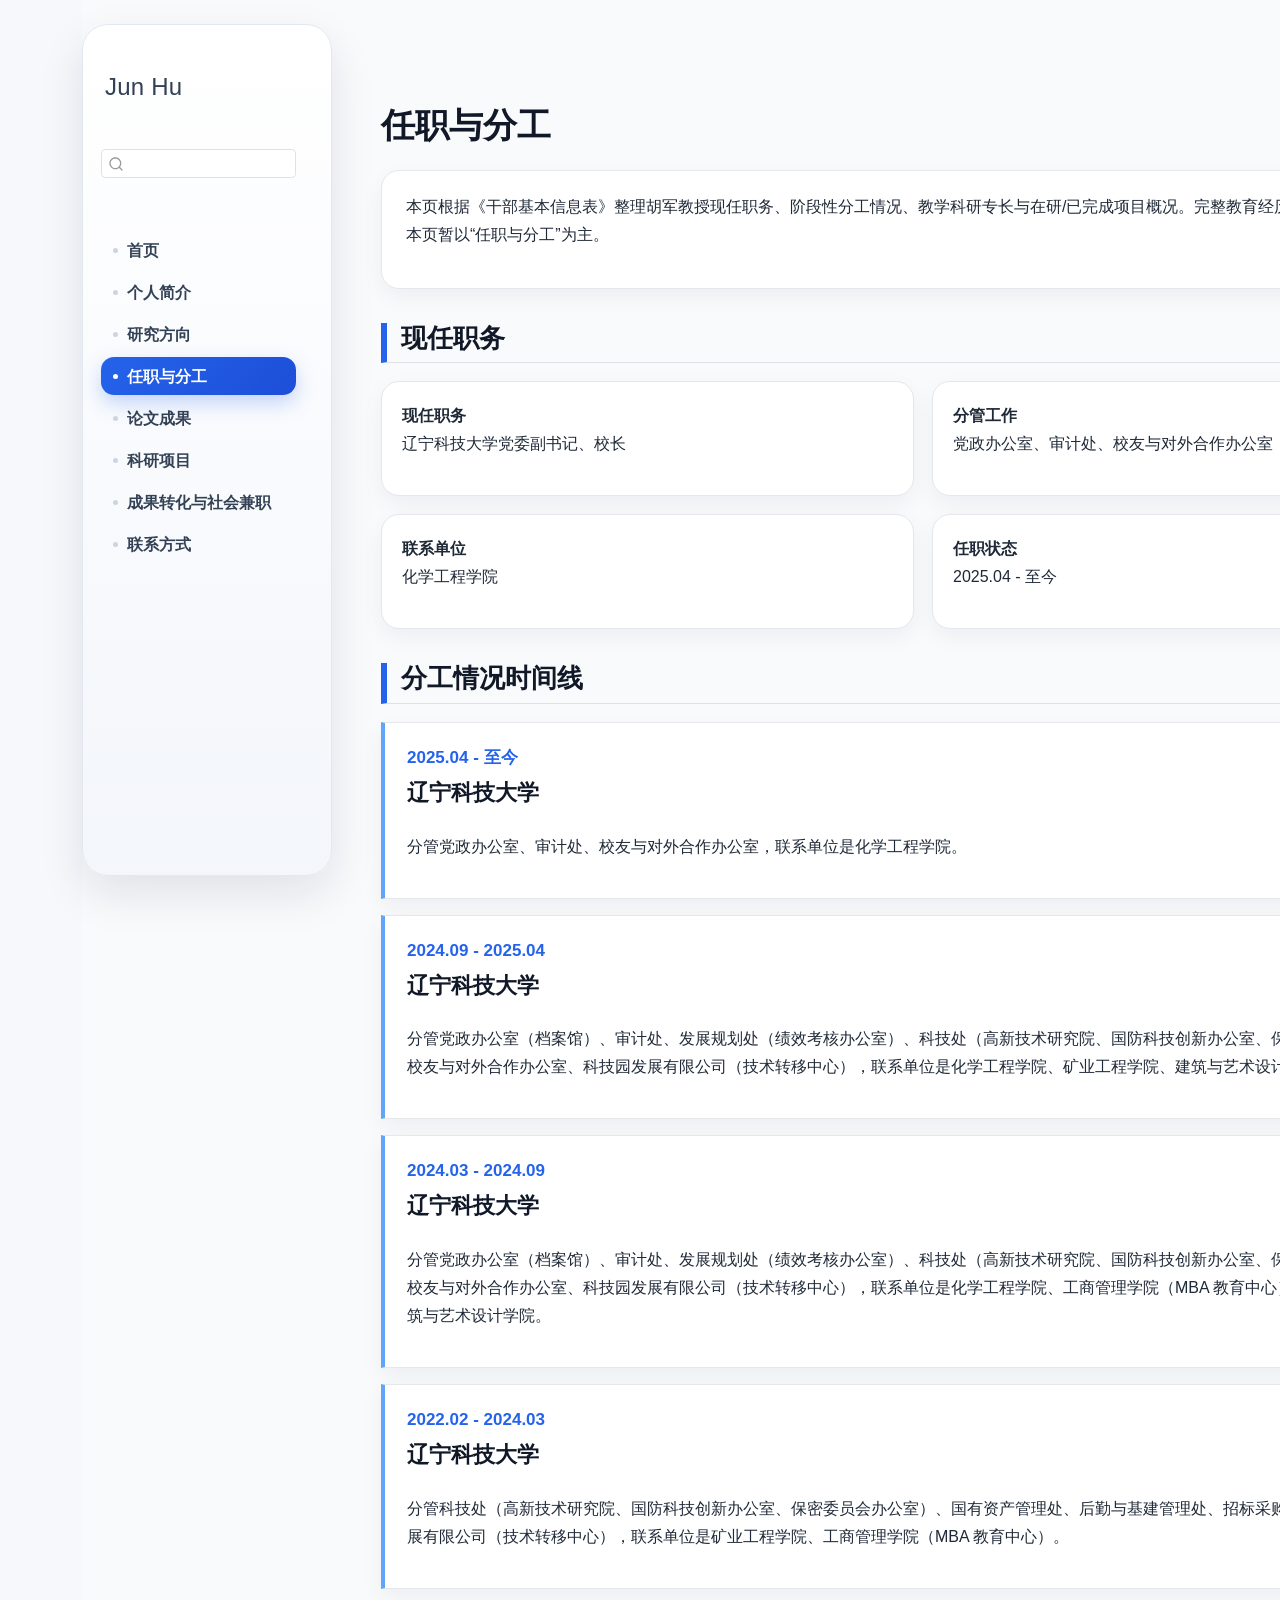
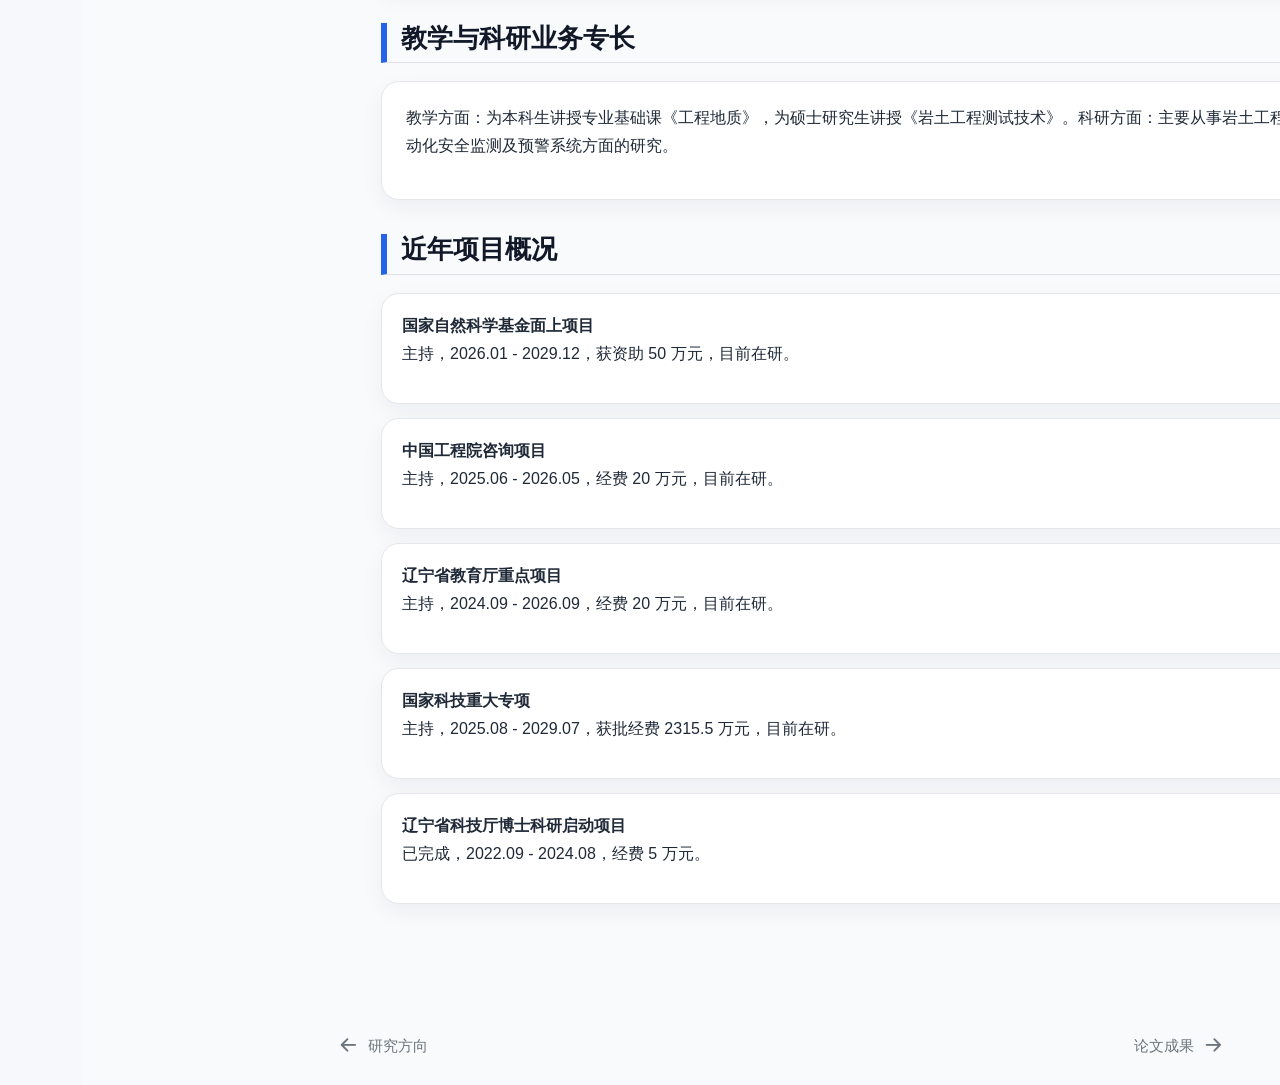
<file: docs/education.html>
<!DOCTYPE html>
<html xmlns="http://www.w3.org/1999/xhtml" lang="en" xml:lang="en"><head>

<meta charset="utf-8">
<meta name="generator" content="quarto-1.9.38">

<meta name="viewport" content="width=device-width, initial-scale=1.0, user-scalable=yes">


<title>任职与分工 – Jun Hu</title>
<style>
/* Default styles provided by pandoc.
** See https://pandoc.org/MANUAL.html#variables-for-html for config info.
*/
code{white-space: pre-wrap;}
span.smallcaps{font-variant: small-caps;}
div.columns{display: flex; gap: min(4vw, 1.5em);}
div.column{flex: auto; overflow-x: auto;}
div.hanging-indent{margin-left: 1.5em; text-indent: -1.5em;}
ul.task-list{list-style: none;}
ul.task-list li input[type="checkbox"] {
  width: 0.8em;
  margin: 0 0.8em 0.2em -1em; /* quarto-specific, see https://github.com/quarto-dev/quarto-cli/issues/4556 */ 
  vertical-align: middle;
}
</style>


<script src="site_libs/quarto-nav/quarto-nav.js"></script>
<script src="site_libs/quarto-nav/headroom.min.js"></script>
<script src="site_libs/clipboard/clipboard.min.js"></script>
<script src="site_libs/quarto-search/autocomplete.umd.js"></script>
<script src="site_libs/quarto-search/fuse.min.js"></script>
<script src="site_libs/quarto-search/quarto-search.js"></script>
<meta name="quarto:offset" content="./">
<link href="./publications.html" rel="next">
<link href="./research.html" rel="prev">
<script src="site_libs/quarto-html/quarto.js" type="module"></script>
<script src="site_libs/quarto-html/tabsets/tabsets.js" type="module"></script>
<script src="site_libs/quarto-html/popper.min.js"></script>
<script src="site_libs/quarto-html/tippy.umd.min.js"></script>
<script src="site_libs/quarto-html/anchor.min.js"></script>
<link href="site_libs/quarto-html/tippy.css" rel="stylesheet">
<link href="site_libs/quarto-html/quarto-syntax-highlighting-15634bcf2e68342d4ad2dfa704d543f6.css" rel="stylesheet" id="quarto-text-highlighting-styles">
<script src="site_libs/bootstrap/bootstrap.min.js"></script>
<link href="site_libs/bootstrap/bootstrap-icons.css" rel="stylesheet">
<link href="site_libs/bootstrap/bootstrap-787e033c7b6f65c9dfccb6078e5d2d34.min.css" rel="stylesheet" append-hash="true" id="quarto-bootstrap" data-mode="light">
<script id="quarto-search-options" type="application/json">{
  "location": "sidebar",
  "copy-button": false,
  "collapse-after": 3,
  "panel-placement": "start",
  "type": "textbox",
  "limit": 50,
  "keyboard-shortcut": [
    "f",
    "/",
    "s"
  ],
  "show-item-context": false,
  "language": {
    "search-no-results-text": "No results",
    "search-matching-documents-text": "matching documents",
    "search-copy-link-title": "Copy link to search",
    "search-hide-matches-text": "Hide additional matches",
    "search-more-match-text": "more match in this document",
    "search-more-matches-text": "more matches in this document",
    "search-clear-button-title": "Clear",
    "search-text-placeholder": "",
    "search-detached-cancel-button-title": "Cancel",
    "search-submit-button-title": "Submit",
    "search-label": "Search"
  }
}</script>
<style>html{ scroll-behavior: smooth; }</style>


<link rel="stylesheet" href="styles.css">
</head>

<body class="nav-sidebar docked fullcontent quarto-light">

<div id="quarto-search-results"></div>
  <header id="quarto-header" class="headroom fixed-top">
  <nav class="quarto-secondary-nav">
    <div class="container-fluid d-flex">
      <button type="button" class="quarto-btn-toggle btn" data-bs-toggle="collapse" role="button" data-bs-target=".quarto-sidebar-collapse-item" aria-controls="quarto-sidebar" aria-expanded="false" aria-label="Toggle sidebar navigation" onclick="if (window.quartoToggleHeadroom) { window.quartoToggleHeadroom(); }">
        <i class="bi bi-layout-text-sidebar-reverse"></i>
      </button>
        <nav class="quarto-page-breadcrumbs" aria-label="breadcrumb"><ol class="breadcrumb"><li class="breadcrumb-item"><a href="./education.html">任职与分工</a></li></ol></nav>
        <a class="flex-grow-1" role="navigation" data-bs-toggle="collapse" data-bs-target=".quarto-sidebar-collapse-item" aria-controls="quarto-sidebar" aria-expanded="false" aria-label="Toggle sidebar navigation" onclick="if (window.quartoToggleHeadroom) { window.quartoToggleHeadroom(); }">      
        </a>
      <button type="button" class="btn quarto-search-button" aria-label="Search" onclick="window.quartoOpenSearch();">
        <i class="bi bi-search"></i>
      </button>
    </div>
  </nav>
</header>
<!-- content -->
<div id="quarto-content" class="quarto-container page-columns page-rows-contents page-layout-article">
<!-- sidebar -->
  <nav id="quarto-sidebar" class="sidebar collapse collapse-horizontal quarto-sidebar-collapse-item sidebar-navigation docked overflow-auto">
    <div class="pt-lg-2 mt-2 text-left sidebar-header">
    <div class="sidebar-title mb-0 py-0">
      <a href="./">Jun Hu</a> 
    </div>
      </div>
        <div class="mt-2 flex-shrink-0 align-items-center">
        <div class="sidebar-search">
        <div id="quarto-search" class="" title="Search"></div>
        </div>
        </div>
    <div class="sidebar-menu-container"> 
    <ul class="list-unstyled mt-1">
        <li class="sidebar-item">
  <div class="sidebar-item-container"> 
  <a href="./index.html" class="sidebar-item-text sidebar-link">
 <span class="menu-text">首页</span></a>
  </div>
</li>
        <li class="sidebar-item">
  <div class="sidebar-item-container"> 
  <a href="./about.html" class="sidebar-item-text sidebar-link">
 <span class="menu-text">个人简介</span></a>
  </div>
</li>
        <li class="sidebar-item">
  <div class="sidebar-item-container"> 
  <a href="./research.html" class="sidebar-item-text sidebar-link">
 <span class="menu-text">研究方向</span></a>
  </div>
</li>
        <li class="sidebar-item">
  <div class="sidebar-item-container"> 
  <a href="./education.html" class="sidebar-item-text sidebar-link active">
 <span class="menu-text">任职与分工</span></a>
  </div>
</li>
        <li class="sidebar-item">
  <div class="sidebar-item-container"> 
  <a href="./publications.html" class="sidebar-item-text sidebar-link">
 <span class="menu-text">论文成果</span></a>
  </div>
</li>
        <li class="sidebar-item">
  <div class="sidebar-item-container"> 
  <a href="./projects.html" class="sidebar-item-text sidebar-link">
 <span class="menu-text">科研项目</span></a>
  </div>
</li>
        <li class="sidebar-item">
  <div class="sidebar-item-container"> 
  <a href="./service.html" class="sidebar-item-text sidebar-link">
 <span class="menu-text">成果转化与社会兼职</span></a>
  </div>
</li>
        <li class="sidebar-item">
  <div class="sidebar-item-container"> 
  <a href="./contact.html" class="sidebar-item-text sidebar-link">
 <span class="menu-text">联系方式</span></a>
  </div>
</li>
    </ul>
    </div>
</nav>
<div id="quarto-sidebar-glass" class="quarto-sidebar-collapse-item" data-bs-toggle="collapse" data-bs-target=".quarto-sidebar-collapse-item"></div>
<!-- margin-sidebar -->
    
<!-- main -->
<main class="content" id="quarto-document-content">

<header id="title-block-header" class="quarto-title-block default">
<div class="quarto-title">
<h1 class="title">任职与分工</h1>
</div>



<div class="quarto-title-meta">

    
  
    
  </div>
  


</header>


<section id="任职与分工" class="level1">
<h1>任职与分工</h1>
<div class="content-card">
<p>本页根据《干部基本信息表》整理胡军教授现任职务、阶段性分工情况、教学科研专长与在研/已完成项目概况。完整教育经历材料暂未提供，因此本页暂以“任职与分工”为主。</p>
</div>
<section id="现任职务" class="level2">
<h2 class="anchored" data-anchor-id="现任职务">现任职务</h2>
<div class="info-grid">
<div class="info-card">
<p><strong>现任职务</strong><br>
辽宁科技大学党委副书记、校长</p>
</div>
<div class="info-card">
<p><strong>分管工作</strong><br>
党政办公室、审计处、校友与对外合作办公室</p>
</div>
<div class="info-card">
<p><strong>联系单位</strong><br>
化学工程学院</p>
</div>
<div class="info-card">
<p><strong>任职状态</strong><br>
2025.04 - 至今</p>
</div>
</div>
</section>
<section id="分工情况时间线" class="level2">
<h2 class="anchored" data-anchor-id="分工情况时间线">分工情况时间线</h2>
<div class="timeline">
<div class="timeline-item">
<div class="timeline-time">
2025.04 - 至今
</div>
<section id="辽宁科技大学" class="level2">
<h2 class="anchored" data-anchor-id="辽宁科技大学">辽宁科技大学</h2>
<p>分管党政办公室、审计处、校友与对外合作办公室，联系单位是化学工程学院。</p>
</section>
</div>
<div class="timeline-item">
<div class="timeline-time">
2024.09 - 2025.04
</div>
<section id="辽宁科技大学-1" class="level2">
<h2 class="anchored" data-anchor-id="辽宁科技大学-1">辽宁科技大学</h2>
<p>分管党政办公室（档案馆）、审计处、发展规划处（绩效考核办公室）、科技处（高新技术研究院、国防科技创新办公室、保密委员会办公室）、校友与对外合作办公室、科技园发展有限公司（技术转移中心），联系单位是化学工程学院、矿业工程学院、建筑与艺术设计学院。</p>
</section>
</div>
<div class="timeline-item">
<div class="timeline-time">
2024.03 - 2024.09
</div>
<section id="辽宁科技大学-2" class="level2">
<h2 class="anchored" data-anchor-id="辽宁科技大学-2">辽宁科技大学</h2>
<p>分管党政办公室（档案馆）、审计处、发展规划处（绩效考核办公室）、科技处（高新技术研究院、国防科技创新办公室、保密委员会办公室）、校友与对外合作办公室、科技园发展有限公司（技术转移中心），联系单位是化学工程学院、工商管理学院（MBA 教育中心）、矿业工程学院、建筑与艺术设计学院。</p>
</section>
</div>
<div class="timeline-item">
<div class="timeline-time">
2022.02 - 2024.03
</div>
<section id="辽宁科技大学-3" class="level2">
<h2 class="anchored" data-anchor-id="辽宁科技大学-3">辽宁科技大学</h2>
<p>分管科技处（高新技术研究院、国防科技创新办公室、保密委员会办公室）、国有资产管理处、后勤与基建管理处、招标采购管理中心、科技园发展有限公司（技术转移中心），联系单位是矿业工程学院、工商管理学院（MBA 教育中心）。</p>
</section>
</div>
</div>
</section>
<section id="教学与科研业务专长" class="level2">
<h2 class="anchored" data-anchor-id="教学与科研业务专长">教学与科研业务专长</h2>
<div class="content-card">
<p>教学方面：为本科生讲授专业基础课《工程地质》，为硕士研究生讲授《岩土工程测试技术》。科研方面：主要从事岩土工程数值仿真、尾矿库自动化安全监测及预警系统方面的研究。</p>
</div>
</section>
<section id="近年项目概况" class="level2">
<h2 class="anchored" data-anchor-id="近年项目概况">近年项目概况</h2>
<div class="project-card">
<p><strong>国家自然科学基金面上项目</strong><br>
主持，2026.01 - 2029.12，获资助 50 万元，目前在研。</p>
</div>
<div class="project-card">
<p><strong>中国工程院咨询项目</strong><br>
主持，2025.06 - 2026.05，经费 20 万元，目前在研。</p>
</div>
<div class="project-card">
<p><strong>辽宁省教育厅重点项目</strong><br>
主持，2024.09 - 2026.09，经费 20 万元，目前在研。</p>
</div>
<div class="project-card">
<p><strong>国家科技重大专项</strong><br>
主持，2025.08 - 2029.07，获批经费 2315.5 万元，目前在研。</p>
</div>
<div class="project-card">
<p><strong>辽宁省科技厅博士科研启动项目</strong><br>
已完成，2022.09 - 2024.08，经费 5 万元。</p>
</div>


</section>
</section>

</main> <!-- /main -->
<script id="quarto-html-after-body" type="application/javascript">
  window.document.addEventListener("DOMContentLoaded", function (event) {
    const icon = "";
    const anchorJS = new window.AnchorJS();
    anchorJS.options = {
      placement: 'right',
      icon: icon
    };
    anchorJS.add('.anchored');
    const isCodeAnnotation = (el) => {
      for (const clz of el.classList) {
        if (clz.startsWith('code-annotation-')) {                     
          return true;
        }
      }
      return false;
    }
    const onCopySuccess = function(e) {
      // button target
      const button = e.trigger;
      // don't keep focus
      button.blur();
      // flash "checked"
      button.classList.add('code-copy-button-checked');
      var currentTitle = button.getAttribute("title");
      button.setAttribute("title", "Copied!");
      let tooltip;
      if (window.bootstrap) {
        button.setAttribute("data-bs-toggle", "tooltip");
        button.setAttribute("data-bs-placement", "left");
        button.setAttribute("data-bs-title", "Copied!");
        tooltip = new bootstrap.Tooltip(button, 
          { trigger: "manual", 
            customClass: "code-copy-button-tooltip",
            offset: [0, -8]});
        tooltip.show();    
      }
      setTimeout(function() {
        if (tooltip) {
          tooltip.hide();
          button.removeAttribute("data-bs-title");
          button.removeAttribute("data-bs-toggle");
          button.removeAttribute("data-bs-placement");
        }
        button.setAttribute("title", currentTitle);
        button.classList.remove('code-copy-button-checked');
      }, 1000);
      // clear code selection
      e.clearSelection();
    }
    const getTextToCopy = function(trigger) {
      const outerScaffold = trigger.parentElement.cloneNode(true);
      const codeEl = outerScaffold.querySelector('code');
      for (const childEl of codeEl.children) {
        if (isCodeAnnotation(childEl)) {
          childEl.remove();
        }
      }
      return codeEl.innerText;
    }
    const clipboard = new window.ClipboardJS('.code-copy-button:not([data-in-quarto-modal])', {
      text: getTextToCopy
    });
    clipboard.on('success', onCopySuccess);
    if (window.document.getElementById('quarto-embedded-source-code-modal')) {
      const clipboardModal = new window.ClipboardJS('.code-copy-button[data-in-quarto-modal]', {
        text: getTextToCopy,
        container: window.document.getElementById('quarto-embedded-source-code-modal')
      });
      clipboardModal.on('success', onCopySuccess);
    }
      var localhostRegex = new RegExp(/^(?:http|https):\/\/localhost\:?[0-9]*\//);
      var mailtoRegex = new RegExp(/^mailto:/);
        var filterRegex = new RegExp("https:\/\/lzp-lkd\.github\.io\/");
      var isInternal = (href) => {
          return filterRegex.test(href) || localhostRegex.test(href) || mailtoRegex.test(href);
      }
      // Inspect non-navigation links and adorn them if external
     var links = window.document.querySelectorAll('a[href]:not(.nav-link):not(.navbar-brand):not(.toc-action):not(.sidebar-link):not(.sidebar-item-toggle):not(.pagination-link):not(.no-external):not([aria-hidden]):not(.dropdown-item):not(.quarto-navigation-tool):not(.about-link)');
      for (var i=0; i<links.length; i++) {
        const link = links[i];
        if (!isInternal(link.href)) {
          // undo the damage that might have been done by quarto-nav.js in the case of
          // links that we want to consider external
          if (link.dataset.originalHref !== undefined) {
            link.href = link.dataset.originalHref;
          }
        }
      }
    function tippyHover(el, contentFn, onTriggerFn, onUntriggerFn) {
      const config = {
        allowHTML: true,
        maxWidth: 500,
        delay: 100,
        arrow: false,
        appendTo: function(el) {
            return el.parentElement;
        },
        interactive: true,
        interactiveBorder: 10,
        theme: 'quarto',
        placement: 'bottom-start',
      };
      if (contentFn) {
        config.content = contentFn;
      }
      if (onTriggerFn) {
        config.onTrigger = onTriggerFn;
      }
      if (onUntriggerFn) {
        config.onUntrigger = onUntriggerFn;
      }
      window.tippy(el, config); 
    }
    const noterefs = window.document.querySelectorAll('a[role="doc-noteref"]');
    for (var i=0; i<noterefs.length; i++) {
      const ref = noterefs[i];
      tippyHover(ref, function() {
        // use id or data attribute instead here
        let href = ref.getAttribute('data-footnote-href') || ref.getAttribute('href');
        try { href = new URL(href).hash; } catch {}
        const id = href.replace(/^#\/?/, "");
        const note = window.document.getElementById(id);
        if (note) {
          return note.innerHTML;
        } else {
          return "";
        }
      });
    }
    const xrefs = window.document.querySelectorAll('a.quarto-xref');
    const processXRef = (id, note) => {
      // Strip column container classes
      const stripColumnClz = (el) => {
        el.classList.remove("page-full", "page-columns");
        if (el.children) {
          for (const child of el.children) {
            stripColumnClz(child);
          }
        }
      }
      stripColumnClz(note)
      if (id === null || id.startsWith('sec-')) {
        // Special case sections, only their first couple elements
        const container = document.createElement("div");
        if (note.children && note.children.length > 2) {
          container.appendChild(note.children[0].cloneNode(true));
          for (let i = 1; i < note.children.length; i++) {
            const child = note.children[i];
            if (child.tagName === "P" && child.innerText === "") {
              continue;
            } else {
              container.appendChild(child.cloneNode(true));
              break;
            }
          }
          if (window.Quarto?.typesetMath) {
            window.Quarto.typesetMath(container);
          }
          return container.innerHTML
        } else {
          if (window.Quarto?.typesetMath) {
            window.Quarto.typesetMath(note);
          }
          return note.innerHTML;
        }
      } else {
        // Remove any anchor links if they are present
        const anchorLink = note.querySelector('a.anchorjs-link');
        if (anchorLink) {
          anchorLink.remove();
        }
        if (window.Quarto?.typesetMath) {
          window.Quarto.typesetMath(note);
        }
        if (note.classList.contains("callout")) {
          return note.outerHTML;
        } else {
          return note.innerHTML;
        }
      }
    }
    for (var i=0; i<xrefs.length; i++) {
      const xref = xrefs[i];
      tippyHover(xref, undefined, function(instance) {
        instance.disable();
        let url = xref.getAttribute('href');
        let hash = undefined; 
        if (url.startsWith('#')) {
          hash = url;
        } else {
          try { hash = new URL(url).hash; } catch {}
        }
        if (hash) {
          const id = hash.replace(/^#\/?/, "");
          const note = window.document.getElementById(id);
          if (note !== null) {
            try {
              const html = processXRef(id, note.cloneNode(true));
              instance.setContent(html);
            } finally {
              instance.enable();
              instance.show();
            }
          } else {
            // See if we can fetch this
            fetch(url.split('#')[0])
            .then(res => res.text())
            .then(html => {
              const parser = new DOMParser();
              const htmlDoc = parser.parseFromString(html, "text/html");
              const note = htmlDoc.getElementById(id);
              if (note !== null) {
                const html = processXRef(id, note);
                instance.setContent(html);
              } 
            }).finally(() => {
              instance.enable();
              instance.show();
            });
          }
        } else {
          // See if we can fetch a full url (with no hash to target)
          // This is a special case and we should probably do some content thinning / targeting
          fetch(url)
          .then(res => res.text())
          .then(html => {
            const parser = new DOMParser();
            const htmlDoc = parser.parseFromString(html, "text/html");
            const note = htmlDoc.querySelector('main.content');
            if (note !== null) {
              // This should only happen for chapter cross references
              // (since there is no id in the URL)
              // remove the first header
              if (note.children.length > 0 && note.children[0].tagName === "HEADER") {
                note.children[0].remove();
              }
              const html = processXRef(null, note);
              instance.setContent(html);
            } 
          }).finally(() => {
            instance.enable();
            instance.show();
          });
        }
      }, function(instance) {
      });
    }
        let selectedAnnoteEl;
        const selectorForAnnotation = ( cell, annotation) => {
          let cellAttr = 'data-code-cell="' + cell + '"';
          let lineAttr = 'data-code-annotation="' +  annotation + '"';
          const selector = 'span[' + cellAttr + '][' + lineAttr + ']';
          return selector;
        }
        const selectCodeLines = (annoteEl) => {
          const doc = window.document;
          const targetCell = annoteEl.getAttribute("data-target-cell");
          const targetAnnotation = annoteEl.getAttribute("data-target-annotation");
          const annoteSpan = window.document.querySelector(selectorForAnnotation(targetCell, targetAnnotation));
          const lines = annoteSpan.getAttribute("data-code-lines").split(",");
          const lineIds = lines.map((line) => {
            return targetCell + "-" + line;
          })
          let top = null;
          let height = null;
          let parent = null;
          if (lineIds.length > 0) {
              //compute the position of the single el (top and bottom and make a div)
              const el = window.document.getElementById(lineIds[0]);
              top = el.offsetTop;
              height = el.offsetHeight;
              parent = el.parentElement.parentElement;
            if (lineIds.length > 1) {
              const lastEl = window.document.getElementById(lineIds[lineIds.length - 1]);
              const bottom = lastEl.offsetTop + lastEl.offsetHeight;
              height = bottom - top;
            }
            if (top !== null && height !== null && parent !== null) {
              // cook up a div (if necessary) and position it 
              let div = window.document.getElementById("code-annotation-line-highlight");
              if (div === null) {
                div = window.document.createElement("div");
                div.setAttribute("id", "code-annotation-line-highlight");
                div.style.position = 'absolute';
                parent.appendChild(div);
              }
              div.style.top = top - 2 + "px";
              div.style.height = height + 4 + "px";
              div.style.left = 0;
              let gutterDiv = window.document.getElementById("code-annotation-line-highlight-gutter");
              if (gutterDiv === null) {
                gutterDiv = window.document.createElement("div");
                gutterDiv.setAttribute("id", "code-annotation-line-highlight-gutter");
                gutterDiv.style.position = 'absolute';
                const codeCell = window.document.getElementById(targetCell);
                const gutter = codeCell.querySelector('.code-annotation-gutter');
                gutter.appendChild(gutterDiv);
              }
              gutterDiv.style.top = top - 2 + "px";
              gutterDiv.style.height = height + 4 + "px";
            }
            selectedAnnoteEl = annoteEl;
          }
        };
        const unselectCodeLines = () => {
          const elementsIds = ["code-annotation-line-highlight", "code-annotation-line-highlight-gutter"];
          elementsIds.forEach((elId) => {
            const div = window.document.getElementById(elId);
            if (div) {
              div.remove();
            }
          });
          selectedAnnoteEl = undefined;
        };
          // Handle positioning of the toggle
      window.addEventListener(
        "resize",
        throttle(() => {
          elRect = undefined;
          if (selectedAnnoteEl) {
            selectCodeLines(selectedAnnoteEl);
          }
        }, 10)
      );
      function throttle(fn, ms) {
      let throttle = false;
      let timer;
        return (...args) => {
          if(!throttle) { // first call gets through
              fn.apply(this, args);
              throttle = true;
          } else { // all the others get throttled
              if(timer) clearTimeout(timer); // cancel #2
              timer = setTimeout(() => {
                fn.apply(this, args);
                timer = throttle = false;
              }, ms);
          }
        };
      }
        // Attach click handler to the DT
        const annoteDls = window.document.querySelectorAll('dt[data-target-cell]');
        for (const annoteDlNode of annoteDls) {
          annoteDlNode.addEventListener('click', (event) => {
            const clickedEl = event.target;
            if (clickedEl !== selectedAnnoteEl) {
              unselectCodeLines();
              const activeEl = window.document.querySelector('dt[data-target-cell].code-annotation-active');
              if (activeEl) {
                activeEl.classList.remove('code-annotation-active');
              }
              selectCodeLines(clickedEl);
              clickedEl.classList.add('code-annotation-active');
            } else {
              // Unselect the line
              unselectCodeLines();
              clickedEl.classList.remove('code-annotation-active');
            }
          });
        }
    const findCites = (el) => {
      const parentEl = el.parentElement;
      if (parentEl) {
        const cites = parentEl.dataset.cites;
        if (cites) {
          return {
            el,
            cites: cites.split(' ')
          };
        } else {
          return findCites(el.parentElement)
        }
      } else {
        return undefined;
      }
    };
    var bibliorefs = window.document.querySelectorAll('a[role="doc-biblioref"]');
    for (var i=0; i<bibliorefs.length; i++) {
      const ref = bibliorefs[i];
      const citeInfo = findCites(ref);
      if (citeInfo) {
        tippyHover(citeInfo.el, function() {
          var popup = window.document.createElement('div');
          citeInfo.cites.forEach(function(cite) {
            var citeDiv = window.document.createElement('div');
            citeDiv.classList.add('hanging-indent');
            citeDiv.classList.add('csl-entry');
            var biblioDiv = window.document.getElementById('ref-' + cite);
            if (biblioDiv) {
              citeDiv.innerHTML = biblioDiv.innerHTML;
            }
            popup.appendChild(citeDiv);
          });
          return popup.innerHTML;
        });
      }
    }
  });
  </script>
<nav class="page-navigation">
  <div class="nav-page nav-page-previous">
      <a href="./research.html" class="pagination-link" aria-label="研究方向">
        <i class="bi bi-arrow-left-short"></i> <span class="nav-page-text">研究方向</span>
      </a>          
  </div>
  <div class="nav-page nav-page-next">
      <a href="./publications.html" class="pagination-link" aria-label="论文成果">
        <span class="nav-page-text">论文成果</span> <i class="bi bi-arrow-right-short"></i>
      </a>
  </div>
</nav>
</div> <!-- /content -->




<script src="site_libs/quarto-html/zenscroll-min.js"></script>
</body></html>
</file>
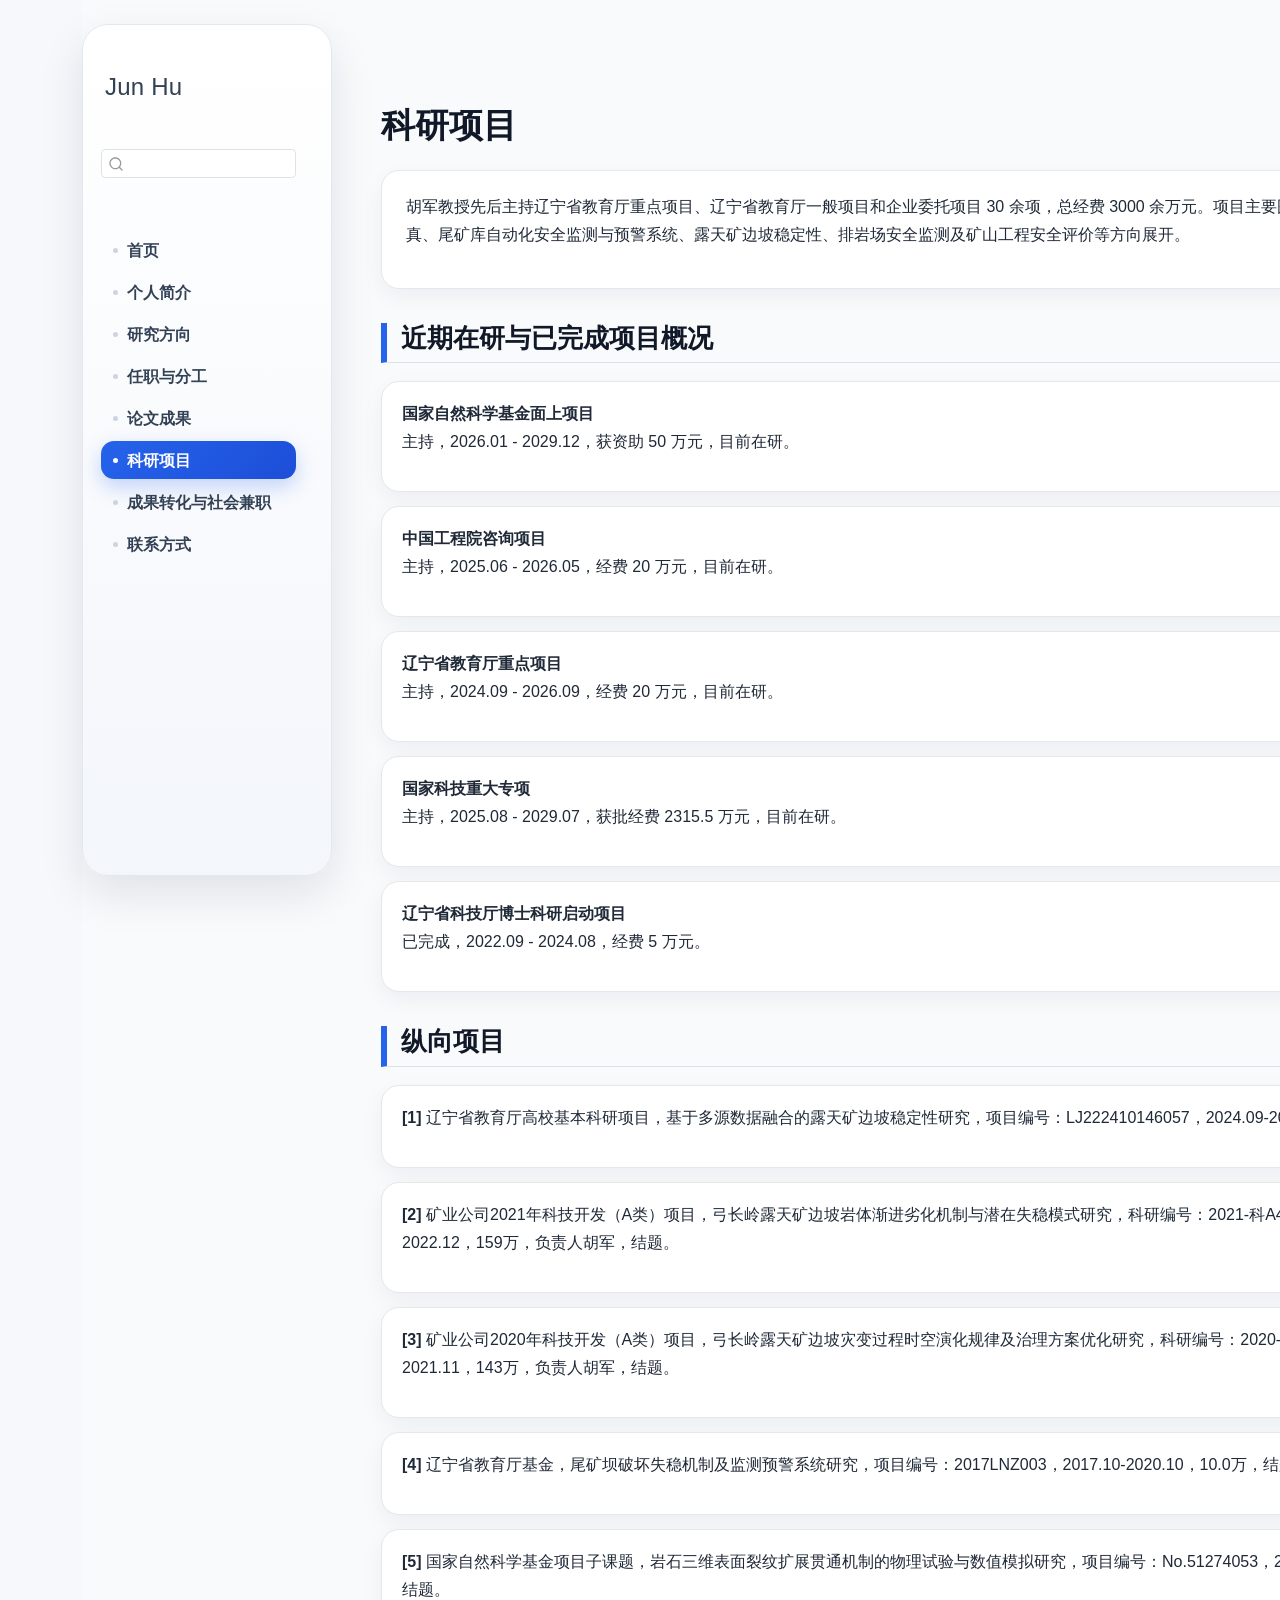
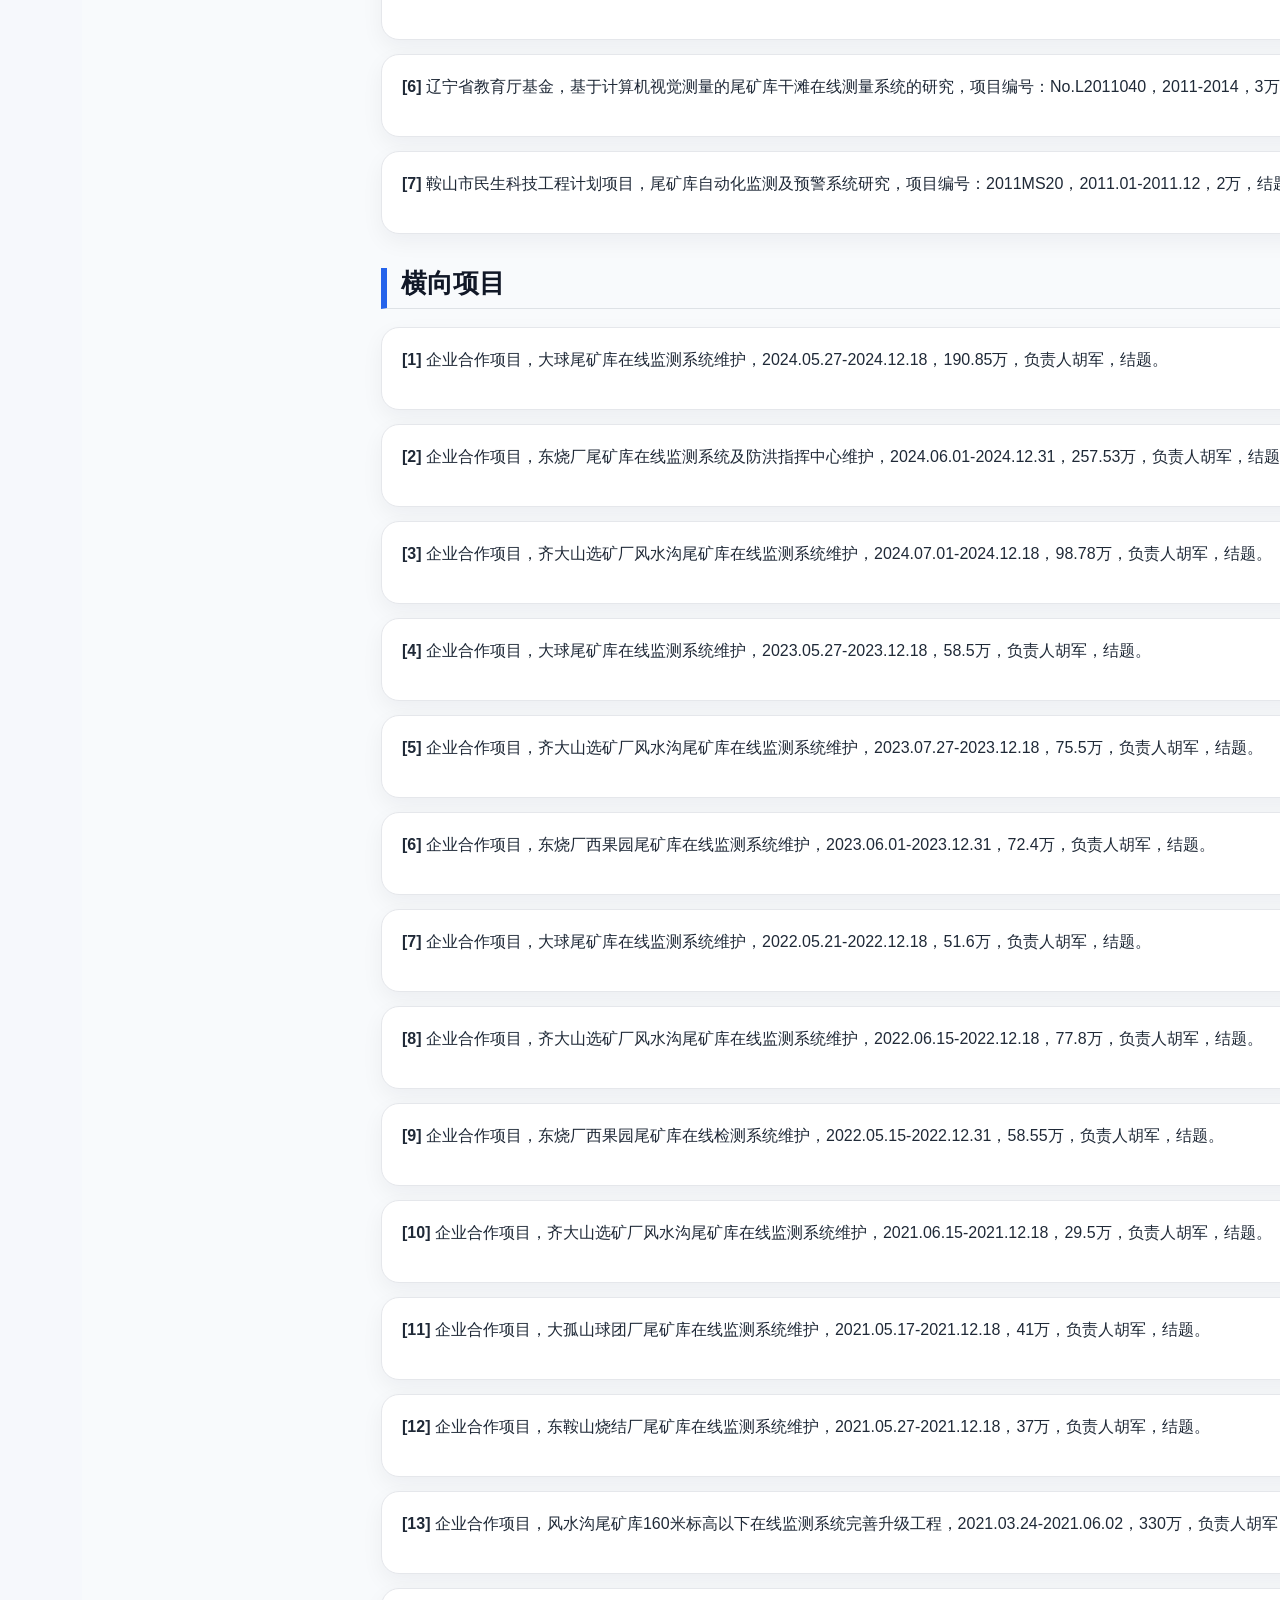
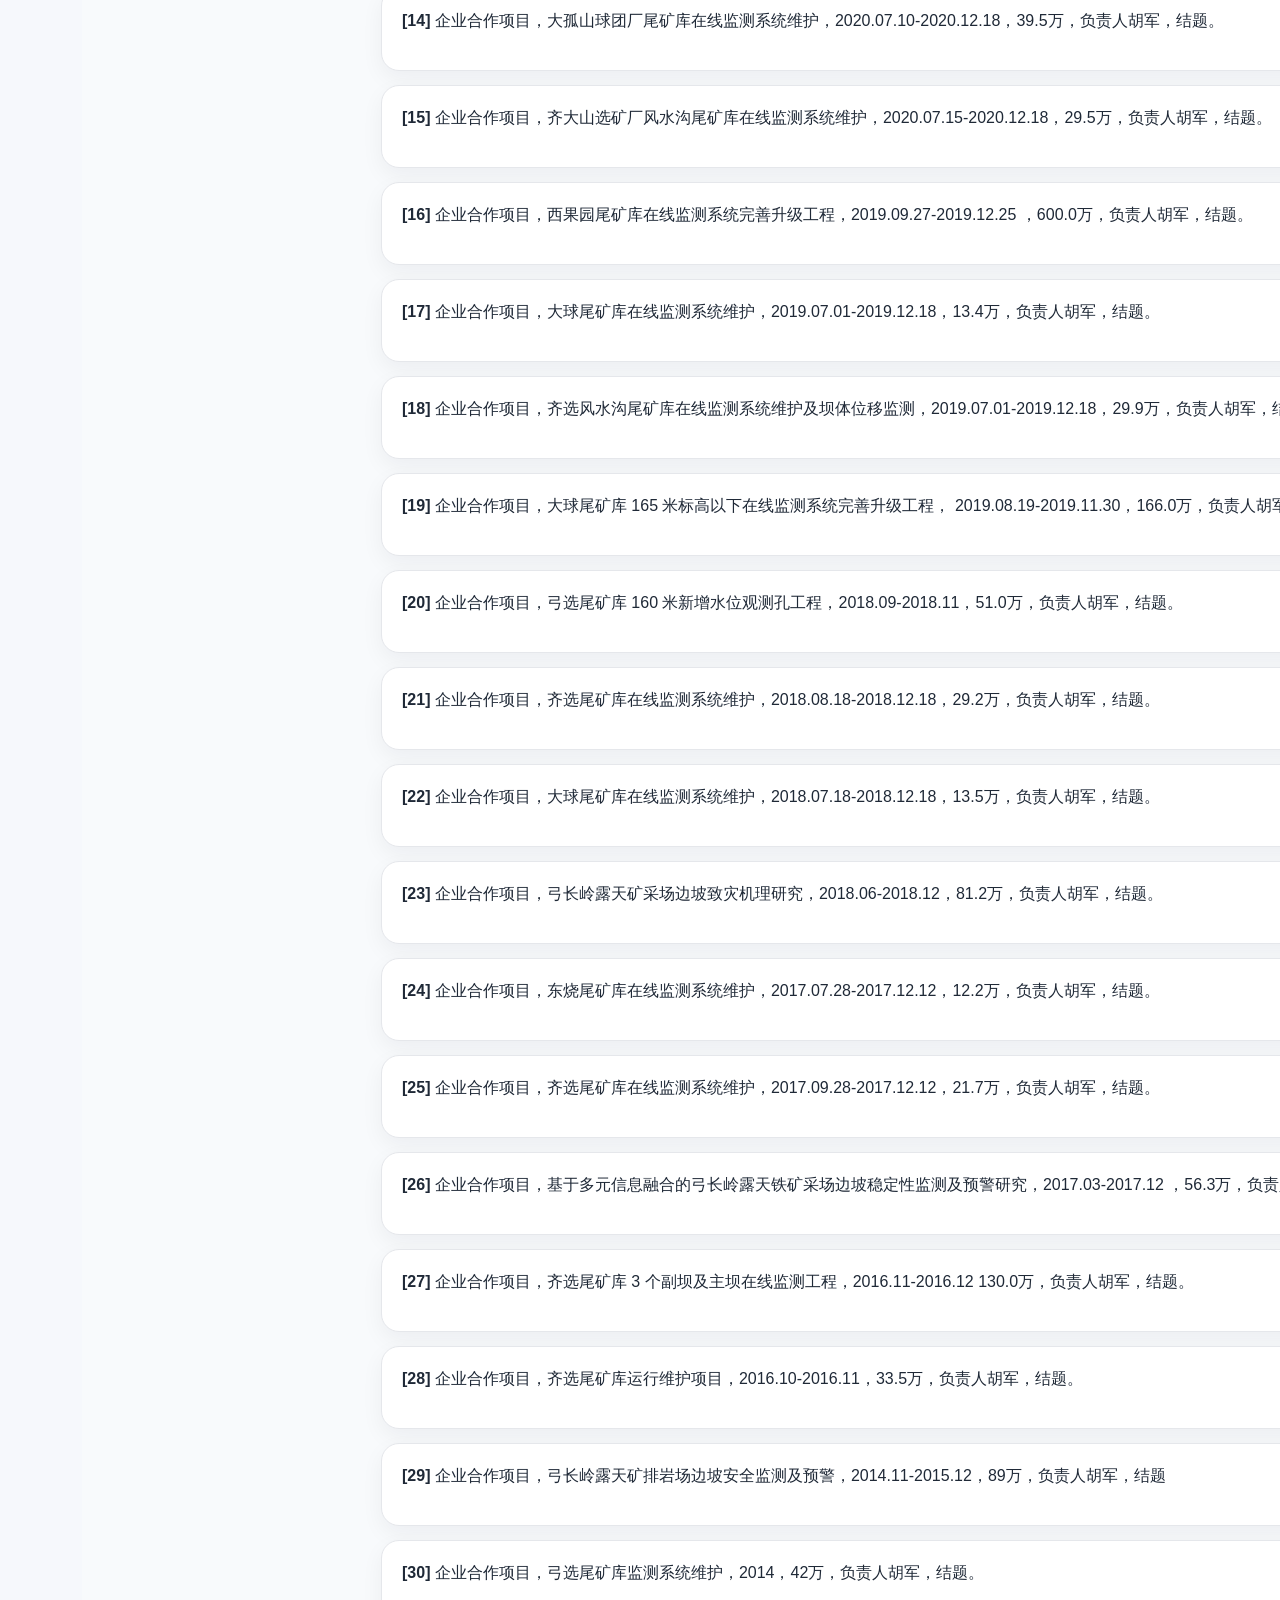
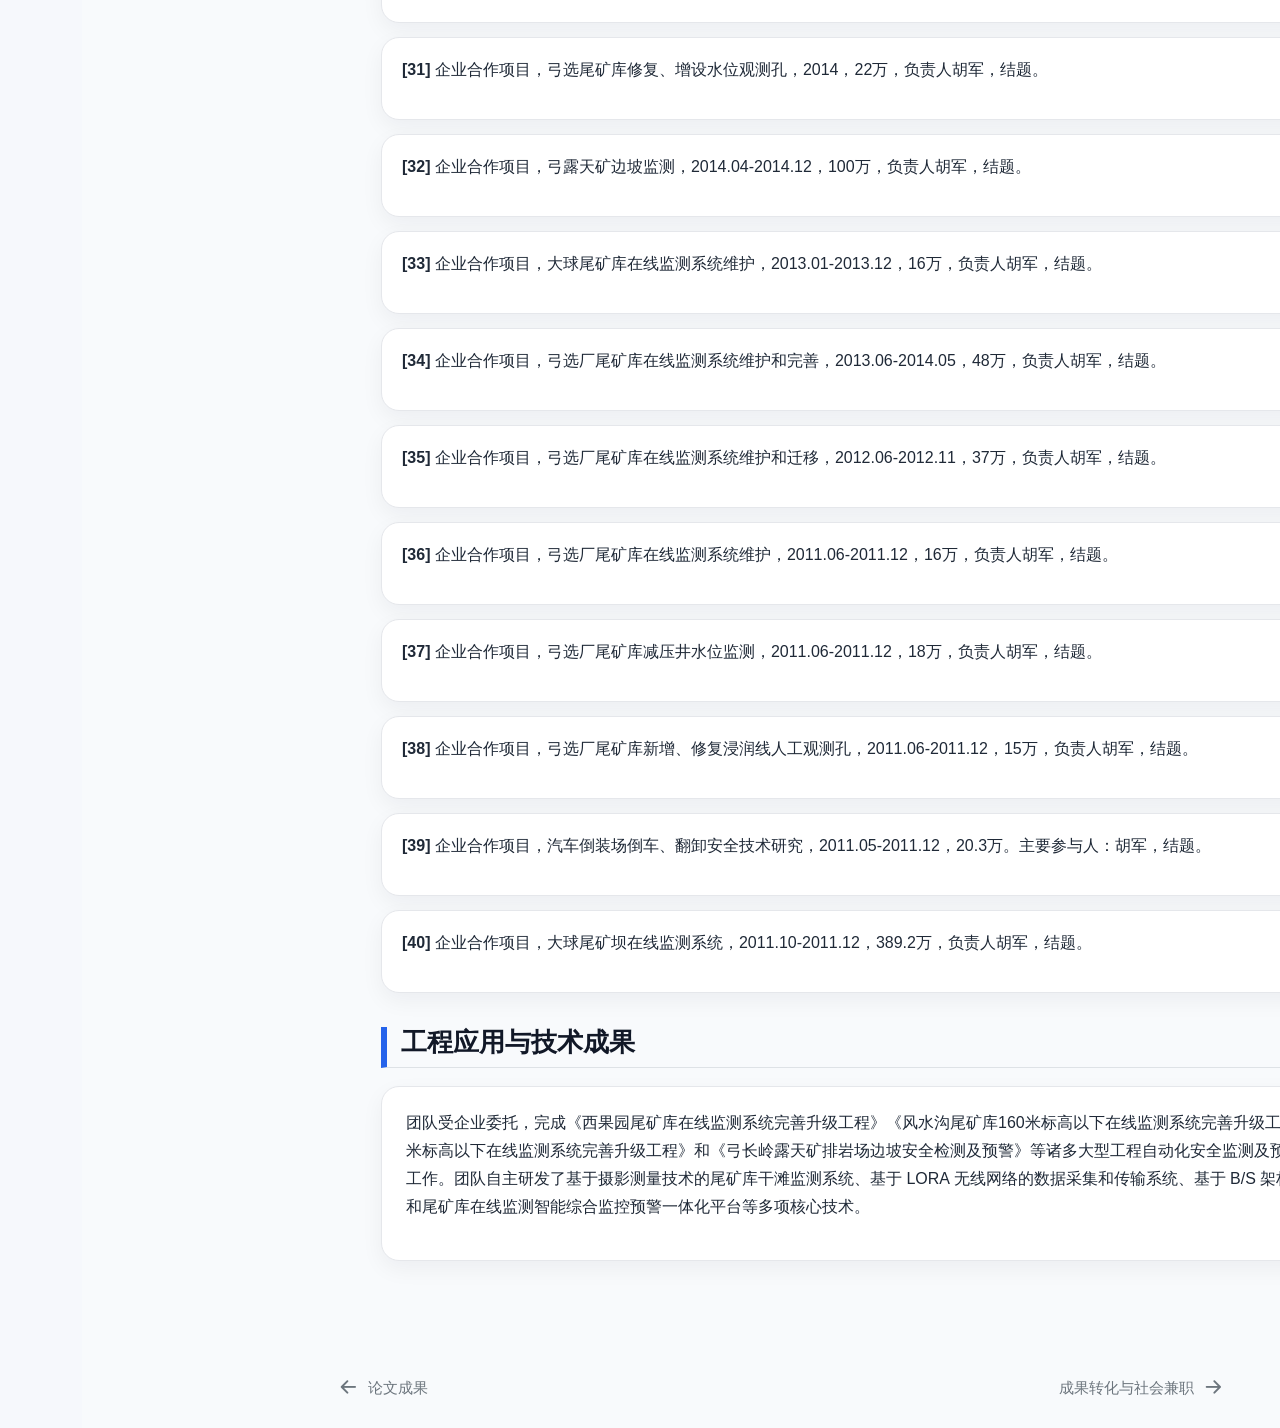
<file: docs/projects.html>
<!DOCTYPE html>
<html xmlns="http://www.w3.org/1999/xhtml" lang="en" xml:lang="en"><head>

<meta charset="utf-8">
<meta name="generator" content="quarto-1.9.38">

<meta name="viewport" content="width=device-width, initial-scale=1.0, user-scalable=yes">


<title>科研项目 – Jun Hu</title>
<style>
/* Default styles provided by pandoc.
** See https://pandoc.org/MANUAL.html#variables-for-html for config info.
*/
code{white-space: pre-wrap;}
span.smallcaps{font-variant: small-caps;}
div.columns{display: flex; gap: min(4vw, 1.5em);}
div.column{flex: auto; overflow-x: auto;}
div.hanging-indent{margin-left: 1.5em; text-indent: -1.5em;}
ul.task-list{list-style: none;}
ul.task-list li input[type="checkbox"] {
  width: 0.8em;
  margin: 0 0.8em 0.2em -1em; /* quarto-specific, see https://github.com/quarto-dev/quarto-cli/issues/4556 */ 
  vertical-align: middle;
}
</style>


<script src="site_libs/quarto-nav/quarto-nav.js"></script>
<script src="site_libs/quarto-nav/headroom.min.js"></script>
<script src="site_libs/clipboard/clipboard.min.js"></script>
<script src="site_libs/quarto-search/autocomplete.umd.js"></script>
<script src="site_libs/quarto-search/fuse.min.js"></script>
<script src="site_libs/quarto-search/quarto-search.js"></script>
<meta name="quarto:offset" content="./">
<link href="./service.html" rel="next">
<link href="./publications.html" rel="prev">
<script src="site_libs/quarto-html/quarto.js" type="module"></script>
<script src="site_libs/quarto-html/tabsets/tabsets.js" type="module"></script>
<script src="site_libs/quarto-html/popper.min.js"></script>
<script src="site_libs/quarto-html/tippy.umd.min.js"></script>
<script src="site_libs/quarto-html/anchor.min.js"></script>
<link href="site_libs/quarto-html/tippy.css" rel="stylesheet">
<link href="site_libs/quarto-html/quarto-syntax-highlighting-15634bcf2e68342d4ad2dfa704d543f6.css" rel="stylesheet" id="quarto-text-highlighting-styles">
<script src="site_libs/bootstrap/bootstrap.min.js"></script>
<link href="site_libs/bootstrap/bootstrap-icons.css" rel="stylesheet">
<link href="site_libs/bootstrap/bootstrap-787e033c7b6f65c9dfccb6078e5d2d34.min.css" rel="stylesheet" append-hash="true" id="quarto-bootstrap" data-mode="light">
<script id="quarto-search-options" type="application/json">{
  "location": "sidebar",
  "copy-button": false,
  "collapse-after": 3,
  "panel-placement": "start",
  "type": "textbox",
  "limit": 50,
  "keyboard-shortcut": [
    "f",
    "/",
    "s"
  ],
  "show-item-context": false,
  "language": {
    "search-no-results-text": "No results",
    "search-matching-documents-text": "matching documents",
    "search-copy-link-title": "Copy link to search",
    "search-hide-matches-text": "Hide additional matches",
    "search-more-match-text": "more match in this document",
    "search-more-matches-text": "more matches in this document",
    "search-clear-button-title": "Clear",
    "search-text-placeholder": "",
    "search-detached-cancel-button-title": "Cancel",
    "search-submit-button-title": "Submit",
    "search-label": "Search"
  }
}</script>
<style>html{ scroll-behavior: smooth; }</style>


<link rel="stylesheet" href="styles.css">
</head>

<body class="nav-sidebar docked fullcontent quarto-light">

<div id="quarto-search-results"></div>
  <header id="quarto-header" class="headroom fixed-top">
  <nav class="quarto-secondary-nav">
    <div class="container-fluid d-flex">
      <button type="button" class="quarto-btn-toggle btn" data-bs-toggle="collapse" role="button" data-bs-target=".quarto-sidebar-collapse-item" aria-controls="quarto-sidebar" aria-expanded="false" aria-label="Toggle sidebar navigation" onclick="if (window.quartoToggleHeadroom) { window.quartoToggleHeadroom(); }">
        <i class="bi bi-layout-text-sidebar-reverse"></i>
      </button>
        <nav class="quarto-page-breadcrumbs" aria-label="breadcrumb"><ol class="breadcrumb"><li class="breadcrumb-item"><a href="./projects.html">科研项目</a></li></ol></nav>
        <a class="flex-grow-1" role="navigation" data-bs-toggle="collapse" data-bs-target=".quarto-sidebar-collapse-item" aria-controls="quarto-sidebar" aria-expanded="false" aria-label="Toggle sidebar navigation" onclick="if (window.quartoToggleHeadroom) { window.quartoToggleHeadroom(); }">      
        </a>
      <button type="button" class="btn quarto-search-button" aria-label="Search" onclick="window.quartoOpenSearch();">
        <i class="bi bi-search"></i>
      </button>
    </div>
  </nav>
</header>
<!-- content -->
<div id="quarto-content" class="quarto-container page-columns page-rows-contents page-layout-article">
<!-- sidebar -->
  <nav id="quarto-sidebar" class="sidebar collapse collapse-horizontal quarto-sidebar-collapse-item sidebar-navigation docked overflow-auto">
    <div class="pt-lg-2 mt-2 text-left sidebar-header">
    <div class="sidebar-title mb-0 py-0">
      <a href="./">Jun Hu</a> 
    </div>
      </div>
        <div class="mt-2 flex-shrink-0 align-items-center">
        <div class="sidebar-search">
        <div id="quarto-search" class="" title="Search"></div>
        </div>
        </div>
    <div class="sidebar-menu-container"> 
    <ul class="list-unstyled mt-1">
        <li class="sidebar-item">
  <div class="sidebar-item-container"> 
  <a href="./index.html" class="sidebar-item-text sidebar-link">
 <span class="menu-text">首页</span></a>
  </div>
</li>
        <li class="sidebar-item">
  <div class="sidebar-item-container"> 
  <a href="./about.html" class="sidebar-item-text sidebar-link">
 <span class="menu-text">个人简介</span></a>
  </div>
</li>
        <li class="sidebar-item">
  <div class="sidebar-item-container"> 
  <a href="./research.html" class="sidebar-item-text sidebar-link">
 <span class="menu-text">研究方向</span></a>
  </div>
</li>
        <li class="sidebar-item">
  <div class="sidebar-item-container"> 
  <a href="./education.html" class="sidebar-item-text sidebar-link">
 <span class="menu-text">任职与分工</span></a>
  </div>
</li>
        <li class="sidebar-item">
  <div class="sidebar-item-container"> 
  <a href="./publications.html" class="sidebar-item-text sidebar-link">
 <span class="menu-text">论文成果</span></a>
  </div>
</li>
        <li class="sidebar-item">
  <div class="sidebar-item-container"> 
  <a href="./projects.html" class="sidebar-item-text sidebar-link active">
 <span class="menu-text">科研项目</span></a>
  </div>
</li>
        <li class="sidebar-item">
  <div class="sidebar-item-container"> 
  <a href="./service.html" class="sidebar-item-text sidebar-link">
 <span class="menu-text">成果转化与社会兼职</span></a>
  </div>
</li>
        <li class="sidebar-item">
  <div class="sidebar-item-container"> 
  <a href="./contact.html" class="sidebar-item-text sidebar-link">
 <span class="menu-text">联系方式</span></a>
  </div>
</li>
    </ul>
    </div>
</nav>
<div id="quarto-sidebar-glass" class="quarto-sidebar-collapse-item" data-bs-toggle="collapse" data-bs-target=".quarto-sidebar-collapse-item"></div>
<!-- margin-sidebar -->
    
<!-- main -->
<main class="content" id="quarto-document-content">

<header id="title-block-header" class="quarto-title-block default">
<div class="quarto-title">
<h1 class="title">科研项目</h1>
</div>



<div class="quarto-title-meta">

    
  
    
  </div>
  


</header>


<section id="科研项目" class="level1">
<h1>科研项目</h1>
<div class="content-card">
<p>胡军教授先后主持辽宁省教育厅重点项目、辽宁省教育厅一般项目和企业委托项目 30 余项，总经费 3000 余万元。项目主要围绕岩土工程数值仿真、尾矿库自动化安全监测与预警系统、露天矿边坡稳定性、排岩场安全监测及矿山工程安全评价等方向展开。</p>
</div>
<section id="近期在研与已完成项目概况" class="level2">
<h2 class="anchored" data-anchor-id="近期在研与已完成项目概况">近期在研与已完成项目概况</h2>
<div class="project-card">
<p><strong>国家自然科学基金面上项目</strong><br>
主持，2026.01 - 2029.12，获资助 50 万元，目前在研。</p>
</div>
<div class="project-card">
<p><strong>中国工程院咨询项目</strong><br>
主持，2025.06 - 2026.05，经费 20 万元，目前在研。</p>
</div>
<div class="project-card">
<p><strong>辽宁省教育厅重点项目</strong><br>
主持，2024.09 - 2026.09，经费 20 万元，目前在研。</p>
</div>
<div class="project-card">
<p><strong>国家科技重大专项</strong><br>
主持，2025.08 - 2029.07，获批经费 2315.5 万元，目前在研。</p>
</div>
<div class="project-card">
<p><strong>辽宁省科技厅博士科研启动项目</strong><br>
已完成，2022.09 - 2024.08，经费 5 万元。</p>
</div>
</section>
<section id="纵向项目" class="level2">
<h2 class="anchored" data-anchor-id="纵向项目">纵向项目</h2>
<div class="project-card">
<p><strong>[1]</strong> 辽宁省教育厅高校基本科研项目，基于多源数据融合的露天矿边坡稳定性研究，项目编号：LJ222410146057，2024.09-2026.09，20万，在研。</p>
</div>
<div class="project-card">
<p><strong>[2]</strong> 矿业公司2021年科技开发（A类）项目，弓长岭露天矿边坡岩体渐进劣化机制与潜在失稳模式研究，科研编号：2021-科A44。2021.11-2022.12，159万，负责人胡军，结题。</p>
</div>
<div class="project-card">
<p><strong>[3]</strong> 矿业公司2020年科技开发（A类）项目，弓长岭露天矿边坡灾变过程时空演化规律及治理方案优化研究，科研编号：2020-科A27。2020.11-2021.11，143万，负责人胡军，结题。</p>
</div>
<div class="project-card">
<p><strong>[4]</strong> 辽宁省教育厅基金，尾矿坝破坏失稳机制及监测预警系统研究，项目编号：2017LNZ003，2017.10-2020.10，10.0万，结题。</p>
</div>
<div class="project-card">
<p><strong>[5]</strong> 国家自然科学基金项目子课题，岩石三维表面裂纹扩展贯通机制的物理试验与数值模拟研究，项目编号：No.51274053，2013.1-2016.12，5万，结题。</p>
</div>
<div class="project-card">
<p><strong>[6]</strong> 辽宁省教育厅基金，基于计算机视觉测量的尾矿库干滩在线测量系统的研究，项目编号：No.L2011040，2011-2014，3万，结题。</p>
</div>
<div class="project-card">
<p><strong>[7]</strong> 鞍山市民生科技工程计划项目，尾矿库自动化监测及预警系统研究，项目编号：2011MS20，2011.01-2011.12，2万，结题。</p>
</div>
</section>
<section id="横向项目" class="level2">
<h2 class="anchored" data-anchor-id="横向项目">横向项目</h2>
<div class="project-card">
<p><strong>[1]</strong> 企业合作项目，大球尾矿库在线监测系统维护，2024.05.27-2024.12.18，190.85万，负责人胡军，结题。</p>
</div>
<div class="project-card">
<p><strong>[2]</strong> 企业合作项目，东烧厂尾矿库在线监测系统及防洪指挥中心维护，2024.06.01-2024.12.31，257.53万，负责人胡军，结题。</p>
</div>
<div class="project-card">
<p><strong>[3]</strong> 企业合作项目，齐大山选矿厂风水沟尾矿库在线监测系统维护，2024.07.01-2024.12.18，98.78万，负责人胡军，结题。</p>
</div>
<div class="project-card">
<p><strong>[4]</strong> 企业合作项目，大球尾矿库在线监测系统维护，2023.05.27-2023.12.18，58.5万，负责人胡军，结题。</p>
</div>
<div class="project-card">
<p><strong>[5]</strong> 企业合作项目，齐大山选矿厂风水沟尾矿库在线监测系统维护，2023.07.27-2023.12.18，75.5万，负责人胡军，结题。</p>
</div>
<div class="project-card">
<p><strong>[6]</strong> 企业合作项目，东烧厂西果园尾矿库在线监测系统维护，2023.06.01-2023.12.31，72.4万，负责人胡军，结题。</p>
</div>
<div class="project-card">
<p><strong>[7]</strong> 企业合作项目，大球尾矿库在线监测系统维护，2022.05.21-2022.12.18，51.6万，负责人胡军，结题。</p>
</div>
<div class="project-card">
<p><strong>[8]</strong> 企业合作项目，齐大山选矿厂风水沟尾矿库在线监测系统维护，2022.06.15-2022.12.18，77.8万，负责人胡军，结题。</p>
</div>
<div class="project-card">
<p><strong>[9]</strong> 企业合作项目，东烧厂西果园尾矿库在线检测系统维护，2022.05.15-2022.12.31，58.55万，负责人胡军，结题。</p>
</div>
<div class="project-card">
<p><strong>[10]</strong> 企业合作项目，齐大山选矿厂风水沟尾矿库在线监测系统维护，2021.06.15-2021.12.18，29.5万，负责人胡军，结题。</p>
</div>
<div class="project-card">
<p><strong>[11]</strong> 企业合作项目，大孤山球团厂尾矿库在线监测系统维护，2021.05.17-2021.12.18，41万，负责人胡军，结题。</p>
</div>
<div class="project-card">
<p><strong>[12]</strong> 企业合作项目，东鞍山烧结厂尾矿库在线监测系统维护，2021.05.27-2021.12.18，37万，负责人胡军，结题。</p>
</div>
<div class="project-card">
<p><strong>[13]</strong> 企业合作项目，风水沟尾矿库160米标高以下在线监测系统完善升级工程，2021.03.24-2021.06.02，330万，负责人胡军，结题。</p>
</div>
<div class="project-card">
<p><strong>[14]</strong> 企业合作项目，大孤山球团厂尾矿库在线监测系统维护，2020.07.10-2020.12.18，39.5万，负责人胡军，结题。</p>
</div>
<div class="project-card">
<p><strong>[15]</strong> 企业合作项目，齐大山选矿厂风水沟尾矿库在线监测系统维护，2020.07.15-2020.12.18，29.5万，负责人胡军，结题。</p>
</div>
<div class="project-card">
<p><strong>[16]</strong> 企业合作项目，西果园尾矿库在线监测系统完善升级工程，2019.09.27-2019.12.25 ，600.0万，负责人胡军，结题。</p>
</div>
<div class="project-card">
<p><strong>[17]</strong> 企业合作项目，大球尾矿库在线监测系统维护，2019.07.01-2019.12.18，13.4万，负责人胡军，结题。</p>
</div>
<div class="project-card">
<p><strong>[18]</strong> 企业合作项目，齐选风水沟尾矿库在线监测系统维护及坝体位移监测，2019.07.01-2019.12.18，29.9万，负责人胡军，结题。</p>
</div>
<div class="project-card">
<p><strong>[19]</strong> 企业合作项目，大球尾矿库 165 米标高以下在线监测系统完善升级工程， 2019.08.19-2019.11.30，166.0万，负责人胡军，结题。</p>
</div>
<div class="project-card">
<p><strong>[20]</strong> 企业合作项目，弓选尾矿库 160 米新增水位观测孔工程，2018.09-2018.11，51.0万，负责人胡军，结题。</p>
</div>
<div class="project-card">
<p><strong>[21]</strong> 企业合作项目，齐选尾矿库在线监测系统维护，2018.08.18-2018.12.18，29.2万，负责人胡军，结题。</p>
</div>
<div class="project-card">
<p><strong>[22]</strong> 企业合作项目，大球尾矿库在线监测系统维护，2018.07.18-2018.12.18，13.5万，负责人胡军，结题。</p>
</div>
<div class="project-card">
<p><strong>[23]</strong> 企业合作项目，弓长岭露天矿采场边坡致灾机理研究，2018.06-2018.12，81.2万，负责人胡军，结题。</p>
</div>
<div class="project-card">
<p><strong>[24]</strong> 企业合作项目，东烧尾矿库在线监测系统维护，2017.07.28-2017.12.12，12.2万，负责人胡军，结题。</p>
</div>
<div class="project-card">
<p><strong>[25]</strong> 企业合作项目，齐选尾矿库在线监测系统维护，2017.09.28-2017.12.12，21.7万，负责人胡军，结题。</p>
</div>
<div class="project-card">
<p><strong>[26]</strong> 企业合作项目，基于多元信息融合的弓长岭露天铁矿采场边坡稳定性监测及预警研究，2017.03-2017.12 ，56.3万，负责人胡军，结题</p>
</div>
<div class="project-card">
<p><strong>[27]</strong> 企业合作项目，齐选尾矿库 3 个副坝及主坝在线监测工程，2016.11-2016.12 130.0万，负责人胡军，结题。</p>
</div>
<div class="project-card">
<p><strong>[28]</strong> 企业合作项目，齐选尾矿库运行维护项目，2016.10-2016.11，33.5万，负责人胡军，结题。</p>
</div>
<div class="project-card">
<p><strong>[29]</strong> 企业合作项目，弓长岭露天矿排岩场边坡安全监测及预警，2014.11-2015.12，89万，负责人胡军，结题</p>
</div>
<div class="project-card">
<p><strong>[30]</strong> 企业合作项目，弓选尾矿库监测系统维护，2014，42万，负责人胡军，结题。</p>
</div>
<div class="project-card">
<p><strong>[31]</strong> 企业合作项目，弓选尾矿库修复、增设水位观测孔，2014，22万，负责人胡军，结题。</p>
</div>
<div class="project-card">
<p><strong>[32]</strong> 企业合作项目，弓露天矿边坡监测，2014.04-2014.12，100万，负责人胡军，结题。</p>
</div>
<div class="project-card">
<p><strong>[33]</strong> 企业合作项目，大球尾矿库在线监测系统维护，2013.01-2013.12，16万，负责人胡军，结题。</p>
</div>
<div class="project-card">
<p><strong>[34]</strong> 企业合作项目，弓选厂尾矿库在线监测系统维护和完善，2013.06-2014.05，48万，负责人胡军，结题。</p>
</div>
<div class="project-card">
<p><strong>[35]</strong> 企业合作项目，弓选厂尾矿库在线监测系统维护和迁移，2012.06-2012.11，37万，负责人胡军，结题。</p>
</div>
<div class="project-card">
<p><strong>[36]</strong> 企业合作项目，弓选厂尾矿库在线监测系统维护，2011.06-2011.12，16万，负责人胡军，结题。</p>
</div>
<div class="project-card">
<p><strong>[37]</strong> 企业合作项目，弓选厂尾矿库减压井水位监测，2011.06-2011.12，18万，负责人胡军，结题。</p>
</div>
<div class="project-card">
<p><strong>[38]</strong> 企业合作项目，弓选厂尾矿库新增、修复浸润线人工观测孔，2011.06-2011.12，15万，负责人胡军，结题。</p>
</div>
<div class="project-card">
<p><strong>[39]</strong> 企业合作项目，汽车倒装场倒车、翻卸安全技术研究，2011.05-2011.12，20.3万。主要参与人：胡军，结题。</p>
</div>
<div class="project-card">
<p><strong>[40]</strong> 企业合作项目，大球尾矿坝在线监测系统，2011.10-2011.12，389.2万，负责人胡军，结题。</p>
</div>
</section>
<section id="工程应用与技术成果" class="level2">
<h2 class="anchored" data-anchor-id="工程应用与技术成果">工程应用与技术成果</h2>
<div class="content-card">
<p>团队受企业委托，完成《西果园尾矿库在线监测系统完善升级工程》《风水沟尾矿库160米标高以下在线监测系统完善升级工程》《大球尾矿库165米标高以下在线监测系统完善升级工程》和《弓长岭露天矿排岩场边坡安全检测及预警》等诸多大型工程自动化安全监测及预警系统的研发及安装工作。团队自主研发了基于摄影测量技术的尾矿库干滩监测系统、基于 LORA 无线网络的数据采集和传输系统、基于 B/S 架构的尾矿安全监测系统和尾矿库在线监测智能综合监控预警一体化平台等多项核心技术。</p>
</div>


</section>
</section>

</main> <!-- /main -->
<script id="quarto-html-after-body" type="application/javascript">
  window.document.addEventListener("DOMContentLoaded", function (event) {
    const icon = "";
    const anchorJS = new window.AnchorJS();
    anchorJS.options = {
      placement: 'right',
      icon: icon
    };
    anchorJS.add('.anchored');
    const isCodeAnnotation = (el) => {
      for (const clz of el.classList) {
        if (clz.startsWith('code-annotation-')) {                     
          return true;
        }
      }
      return false;
    }
    const onCopySuccess = function(e) {
      // button target
      const button = e.trigger;
      // don't keep focus
      button.blur();
      // flash "checked"
      button.classList.add('code-copy-button-checked');
      var currentTitle = button.getAttribute("title");
      button.setAttribute("title", "Copied!");
      let tooltip;
      if (window.bootstrap) {
        button.setAttribute("data-bs-toggle", "tooltip");
        button.setAttribute("data-bs-placement", "left");
        button.setAttribute("data-bs-title", "Copied!");
        tooltip = new bootstrap.Tooltip(button, 
          { trigger: "manual", 
            customClass: "code-copy-button-tooltip",
            offset: [0, -8]});
        tooltip.show();    
      }
      setTimeout(function() {
        if (tooltip) {
          tooltip.hide();
          button.removeAttribute("data-bs-title");
          button.removeAttribute("data-bs-toggle");
          button.removeAttribute("data-bs-placement");
        }
        button.setAttribute("title", currentTitle);
        button.classList.remove('code-copy-button-checked');
      }, 1000);
      // clear code selection
      e.clearSelection();
    }
    const getTextToCopy = function(trigger) {
      const outerScaffold = trigger.parentElement.cloneNode(true);
      const codeEl = outerScaffold.querySelector('code');
      for (const childEl of codeEl.children) {
        if (isCodeAnnotation(childEl)) {
          childEl.remove();
        }
      }
      return codeEl.innerText;
    }
    const clipboard = new window.ClipboardJS('.code-copy-button:not([data-in-quarto-modal])', {
      text: getTextToCopy
    });
    clipboard.on('success', onCopySuccess);
    if (window.document.getElementById('quarto-embedded-source-code-modal')) {
      const clipboardModal = new window.ClipboardJS('.code-copy-button[data-in-quarto-modal]', {
        text: getTextToCopy,
        container: window.document.getElementById('quarto-embedded-source-code-modal')
      });
      clipboardModal.on('success', onCopySuccess);
    }
      var localhostRegex = new RegExp(/^(?:http|https):\/\/localhost\:?[0-9]*\//);
      var mailtoRegex = new RegExp(/^mailto:/);
        var filterRegex = new RegExp("https:\/\/lzp-lkd\.github\.io\/");
      var isInternal = (href) => {
          return filterRegex.test(href) || localhostRegex.test(href) || mailtoRegex.test(href);
      }
      // Inspect non-navigation links and adorn them if external
     var links = window.document.querySelectorAll('a[href]:not(.nav-link):not(.navbar-brand):not(.toc-action):not(.sidebar-link):not(.sidebar-item-toggle):not(.pagination-link):not(.no-external):not([aria-hidden]):not(.dropdown-item):not(.quarto-navigation-tool):not(.about-link)');
      for (var i=0; i<links.length; i++) {
        const link = links[i];
        if (!isInternal(link.href)) {
          // undo the damage that might have been done by quarto-nav.js in the case of
          // links that we want to consider external
          if (link.dataset.originalHref !== undefined) {
            link.href = link.dataset.originalHref;
          }
        }
      }
    function tippyHover(el, contentFn, onTriggerFn, onUntriggerFn) {
      const config = {
        allowHTML: true,
        maxWidth: 500,
        delay: 100,
        arrow: false,
        appendTo: function(el) {
            return el.parentElement;
        },
        interactive: true,
        interactiveBorder: 10,
        theme: 'quarto',
        placement: 'bottom-start',
      };
      if (contentFn) {
        config.content = contentFn;
      }
      if (onTriggerFn) {
        config.onTrigger = onTriggerFn;
      }
      if (onUntriggerFn) {
        config.onUntrigger = onUntriggerFn;
      }
      window.tippy(el, config); 
    }
    const noterefs = window.document.querySelectorAll('a[role="doc-noteref"]');
    for (var i=0; i<noterefs.length; i++) {
      const ref = noterefs[i];
      tippyHover(ref, function() {
        // use id or data attribute instead here
        let href = ref.getAttribute('data-footnote-href') || ref.getAttribute('href');
        try { href = new URL(href).hash; } catch {}
        const id = href.replace(/^#\/?/, "");
        const note = window.document.getElementById(id);
        if (note) {
          return note.innerHTML;
        } else {
          return "";
        }
      });
    }
    const xrefs = window.document.querySelectorAll('a.quarto-xref');
    const processXRef = (id, note) => {
      // Strip column container classes
      const stripColumnClz = (el) => {
        el.classList.remove("page-full", "page-columns");
        if (el.children) {
          for (const child of el.children) {
            stripColumnClz(child);
          }
        }
      }
      stripColumnClz(note)
      if (id === null || id.startsWith('sec-')) {
        // Special case sections, only their first couple elements
        const container = document.createElement("div");
        if (note.children && note.children.length > 2) {
          container.appendChild(note.children[0].cloneNode(true));
          for (let i = 1; i < note.children.length; i++) {
            const child = note.children[i];
            if (child.tagName === "P" && child.innerText === "") {
              continue;
            } else {
              container.appendChild(child.cloneNode(true));
              break;
            }
          }
          if (window.Quarto?.typesetMath) {
            window.Quarto.typesetMath(container);
          }
          return container.innerHTML
        } else {
          if (window.Quarto?.typesetMath) {
            window.Quarto.typesetMath(note);
          }
          return note.innerHTML;
        }
      } else {
        // Remove any anchor links if they are present
        const anchorLink = note.querySelector('a.anchorjs-link');
        if (anchorLink) {
          anchorLink.remove();
        }
        if (window.Quarto?.typesetMath) {
          window.Quarto.typesetMath(note);
        }
        if (note.classList.contains("callout")) {
          return note.outerHTML;
        } else {
          return note.innerHTML;
        }
      }
    }
    for (var i=0; i<xrefs.length; i++) {
      const xref = xrefs[i];
      tippyHover(xref, undefined, function(instance) {
        instance.disable();
        let url = xref.getAttribute('href');
        let hash = undefined; 
        if (url.startsWith('#')) {
          hash = url;
        } else {
          try { hash = new URL(url).hash; } catch {}
        }
        if (hash) {
          const id = hash.replace(/^#\/?/, "");
          const note = window.document.getElementById(id);
          if (note !== null) {
            try {
              const html = processXRef(id, note.cloneNode(true));
              instance.setContent(html);
            } finally {
              instance.enable();
              instance.show();
            }
          } else {
            // See if we can fetch this
            fetch(url.split('#')[0])
            .then(res => res.text())
            .then(html => {
              const parser = new DOMParser();
              const htmlDoc = parser.parseFromString(html, "text/html");
              const note = htmlDoc.getElementById(id);
              if (note !== null) {
                const html = processXRef(id, note);
                instance.setContent(html);
              } 
            }).finally(() => {
              instance.enable();
              instance.show();
            });
          }
        } else {
          // See if we can fetch a full url (with no hash to target)
          // This is a special case and we should probably do some content thinning / targeting
          fetch(url)
          .then(res => res.text())
          .then(html => {
            const parser = new DOMParser();
            const htmlDoc = parser.parseFromString(html, "text/html");
            const note = htmlDoc.querySelector('main.content');
            if (note !== null) {
              // This should only happen for chapter cross references
              // (since there is no id in the URL)
              // remove the first header
              if (note.children.length > 0 && note.children[0].tagName === "HEADER") {
                note.children[0].remove();
              }
              const html = processXRef(null, note);
              instance.setContent(html);
            } 
          }).finally(() => {
            instance.enable();
            instance.show();
          });
        }
      }, function(instance) {
      });
    }
        let selectedAnnoteEl;
        const selectorForAnnotation = ( cell, annotation) => {
          let cellAttr = 'data-code-cell="' + cell + '"';
          let lineAttr = 'data-code-annotation="' +  annotation + '"';
          const selector = 'span[' + cellAttr + '][' + lineAttr + ']';
          return selector;
        }
        const selectCodeLines = (annoteEl) => {
          const doc = window.document;
          const targetCell = annoteEl.getAttribute("data-target-cell");
          const targetAnnotation = annoteEl.getAttribute("data-target-annotation");
          const annoteSpan = window.document.querySelector(selectorForAnnotation(targetCell, targetAnnotation));
          const lines = annoteSpan.getAttribute("data-code-lines").split(",");
          const lineIds = lines.map((line) => {
            return targetCell + "-" + line;
          })
          let top = null;
          let height = null;
          let parent = null;
          if (lineIds.length > 0) {
              //compute the position of the single el (top and bottom and make a div)
              const el = window.document.getElementById(lineIds[0]);
              top = el.offsetTop;
              height = el.offsetHeight;
              parent = el.parentElement.parentElement;
            if (lineIds.length > 1) {
              const lastEl = window.document.getElementById(lineIds[lineIds.length - 1]);
              const bottom = lastEl.offsetTop + lastEl.offsetHeight;
              height = bottom - top;
            }
            if (top !== null && height !== null && parent !== null) {
              // cook up a div (if necessary) and position it 
              let div = window.document.getElementById("code-annotation-line-highlight");
              if (div === null) {
                div = window.document.createElement("div");
                div.setAttribute("id", "code-annotation-line-highlight");
                div.style.position = 'absolute';
                parent.appendChild(div);
              }
              div.style.top = top - 2 + "px";
              div.style.height = height + 4 + "px";
              div.style.left = 0;
              let gutterDiv = window.document.getElementById("code-annotation-line-highlight-gutter");
              if (gutterDiv === null) {
                gutterDiv = window.document.createElement("div");
                gutterDiv.setAttribute("id", "code-annotation-line-highlight-gutter");
                gutterDiv.style.position = 'absolute';
                const codeCell = window.document.getElementById(targetCell);
                const gutter = codeCell.querySelector('.code-annotation-gutter');
                gutter.appendChild(gutterDiv);
              }
              gutterDiv.style.top = top - 2 + "px";
              gutterDiv.style.height = height + 4 + "px";
            }
            selectedAnnoteEl = annoteEl;
          }
        };
        const unselectCodeLines = () => {
          const elementsIds = ["code-annotation-line-highlight", "code-annotation-line-highlight-gutter"];
          elementsIds.forEach((elId) => {
            const div = window.document.getElementById(elId);
            if (div) {
              div.remove();
            }
          });
          selectedAnnoteEl = undefined;
        };
          // Handle positioning of the toggle
      window.addEventListener(
        "resize",
        throttle(() => {
          elRect = undefined;
          if (selectedAnnoteEl) {
            selectCodeLines(selectedAnnoteEl);
          }
        }, 10)
      );
      function throttle(fn, ms) {
      let throttle = false;
      let timer;
        return (...args) => {
          if(!throttle) { // first call gets through
              fn.apply(this, args);
              throttle = true;
          } else { // all the others get throttled
              if(timer) clearTimeout(timer); // cancel #2
              timer = setTimeout(() => {
                fn.apply(this, args);
                timer = throttle = false;
              }, ms);
          }
        };
      }
        // Attach click handler to the DT
        const annoteDls = window.document.querySelectorAll('dt[data-target-cell]');
        for (const annoteDlNode of annoteDls) {
          annoteDlNode.addEventListener('click', (event) => {
            const clickedEl = event.target;
            if (clickedEl !== selectedAnnoteEl) {
              unselectCodeLines();
              const activeEl = window.document.querySelector('dt[data-target-cell].code-annotation-active');
              if (activeEl) {
                activeEl.classList.remove('code-annotation-active');
              }
              selectCodeLines(clickedEl);
              clickedEl.classList.add('code-annotation-active');
            } else {
              // Unselect the line
              unselectCodeLines();
              clickedEl.classList.remove('code-annotation-active');
            }
          });
        }
    const findCites = (el) => {
      const parentEl = el.parentElement;
      if (parentEl) {
        const cites = parentEl.dataset.cites;
        if (cites) {
          return {
            el,
            cites: cites.split(' ')
          };
        } else {
          return findCites(el.parentElement)
        }
      } else {
        return undefined;
      }
    };
    var bibliorefs = window.document.querySelectorAll('a[role="doc-biblioref"]');
    for (var i=0; i<bibliorefs.length; i++) {
      const ref = bibliorefs[i];
      const citeInfo = findCites(ref);
      if (citeInfo) {
        tippyHover(citeInfo.el, function() {
          var popup = window.document.createElement('div');
          citeInfo.cites.forEach(function(cite) {
            var citeDiv = window.document.createElement('div');
            citeDiv.classList.add('hanging-indent');
            citeDiv.classList.add('csl-entry');
            var biblioDiv = window.document.getElementById('ref-' + cite);
            if (biblioDiv) {
              citeDiv.innerHTML = biblioDiv.innerHTML;
            }
            popup.appendChild(citeDiv);
          });
          return popup.innerHTML;
        });
      }
    }
  });
  </script>
<nav class="page-navigation">
  <div class="nav-page nav-page-previous">
      <a href="./publications.html" class="pagination-link" aria-label="论文成果">
        <i class="bi bi-arrow-left-short"></i> <span class="nav-page-text">论文成果</span>
      </a>          
  </div>
  <div class="nav-page nav-page-next">
      <a href="./service.html" class="pagination-link" aria-label="成果转化与社会兼职">
        <span class="nav-page-text">成果转化与社会兼职</span> <i class="bi bi-arrow-right-short"></i>
      </a>
  </div>
</nav>
</div> <!-- /content -->




<script src="site_libs/quarto-html/zenscroll-min.js"></script>
</body></html>
</file>
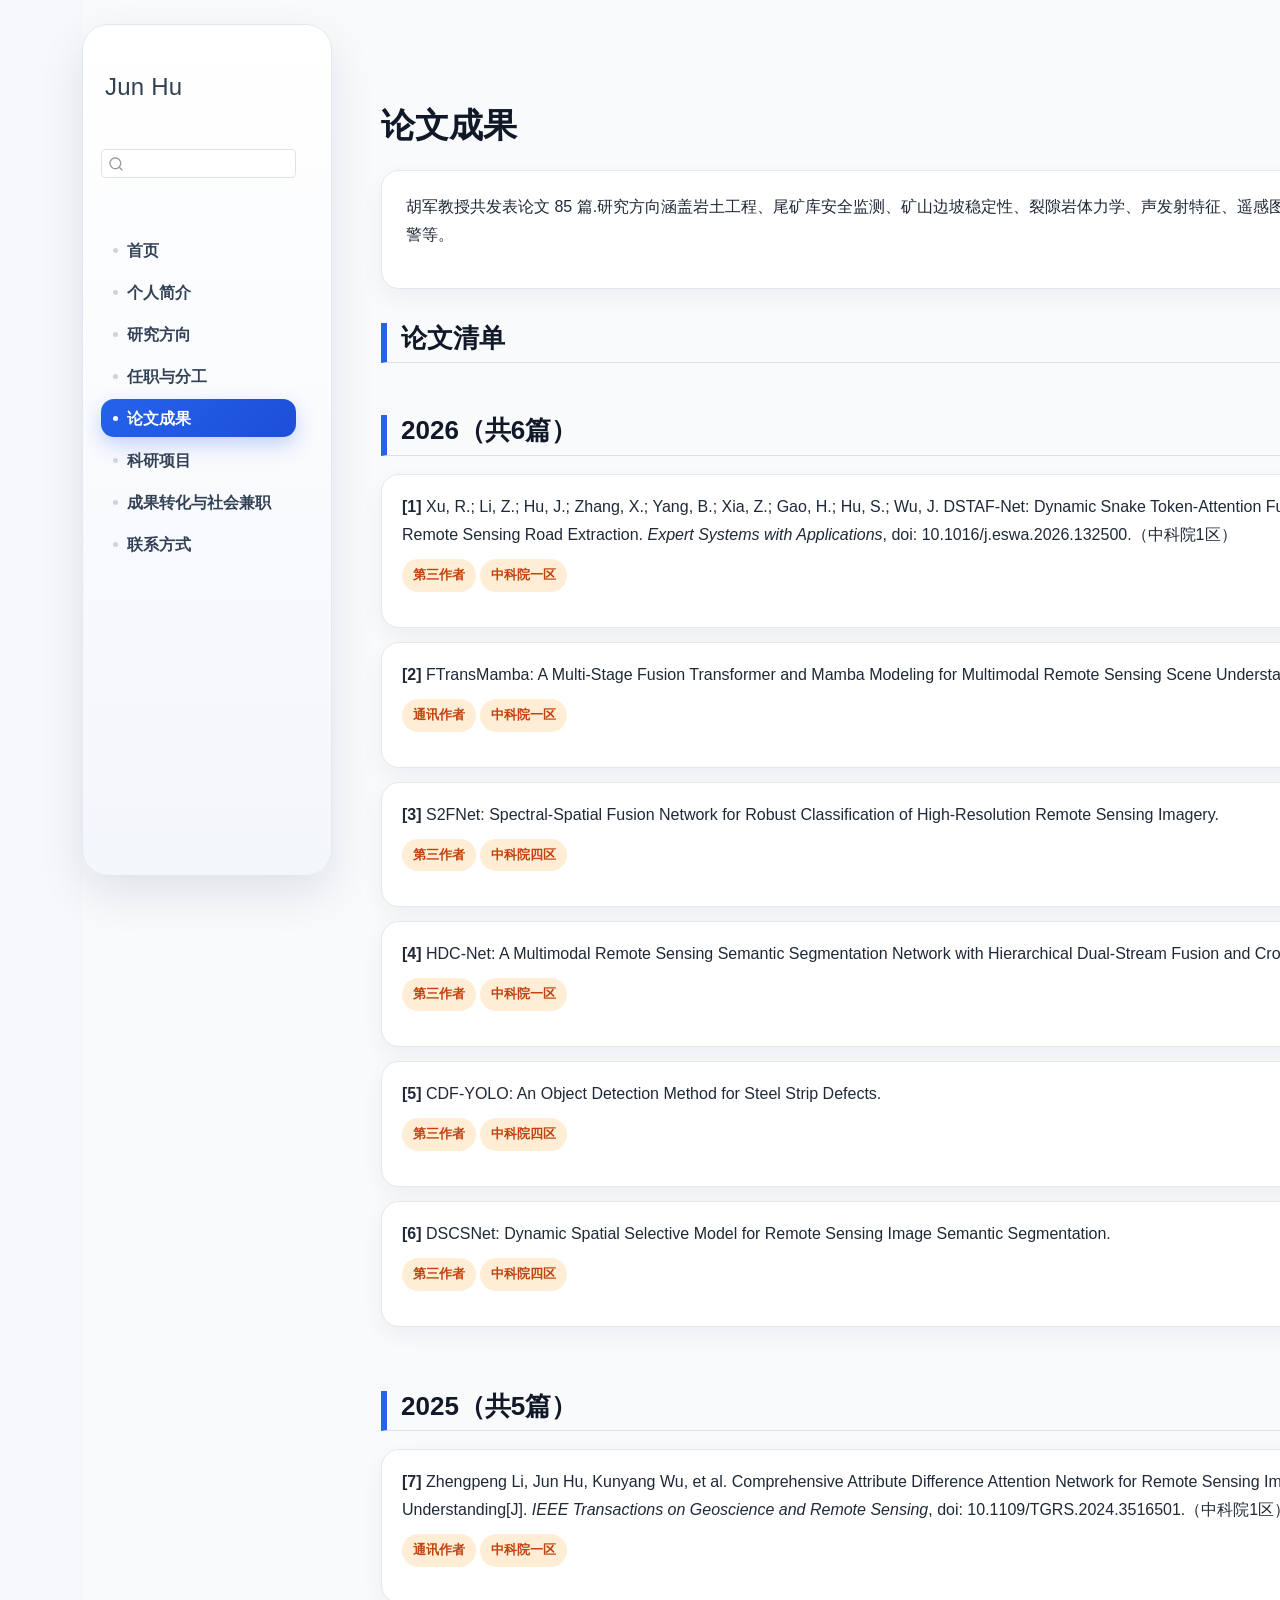
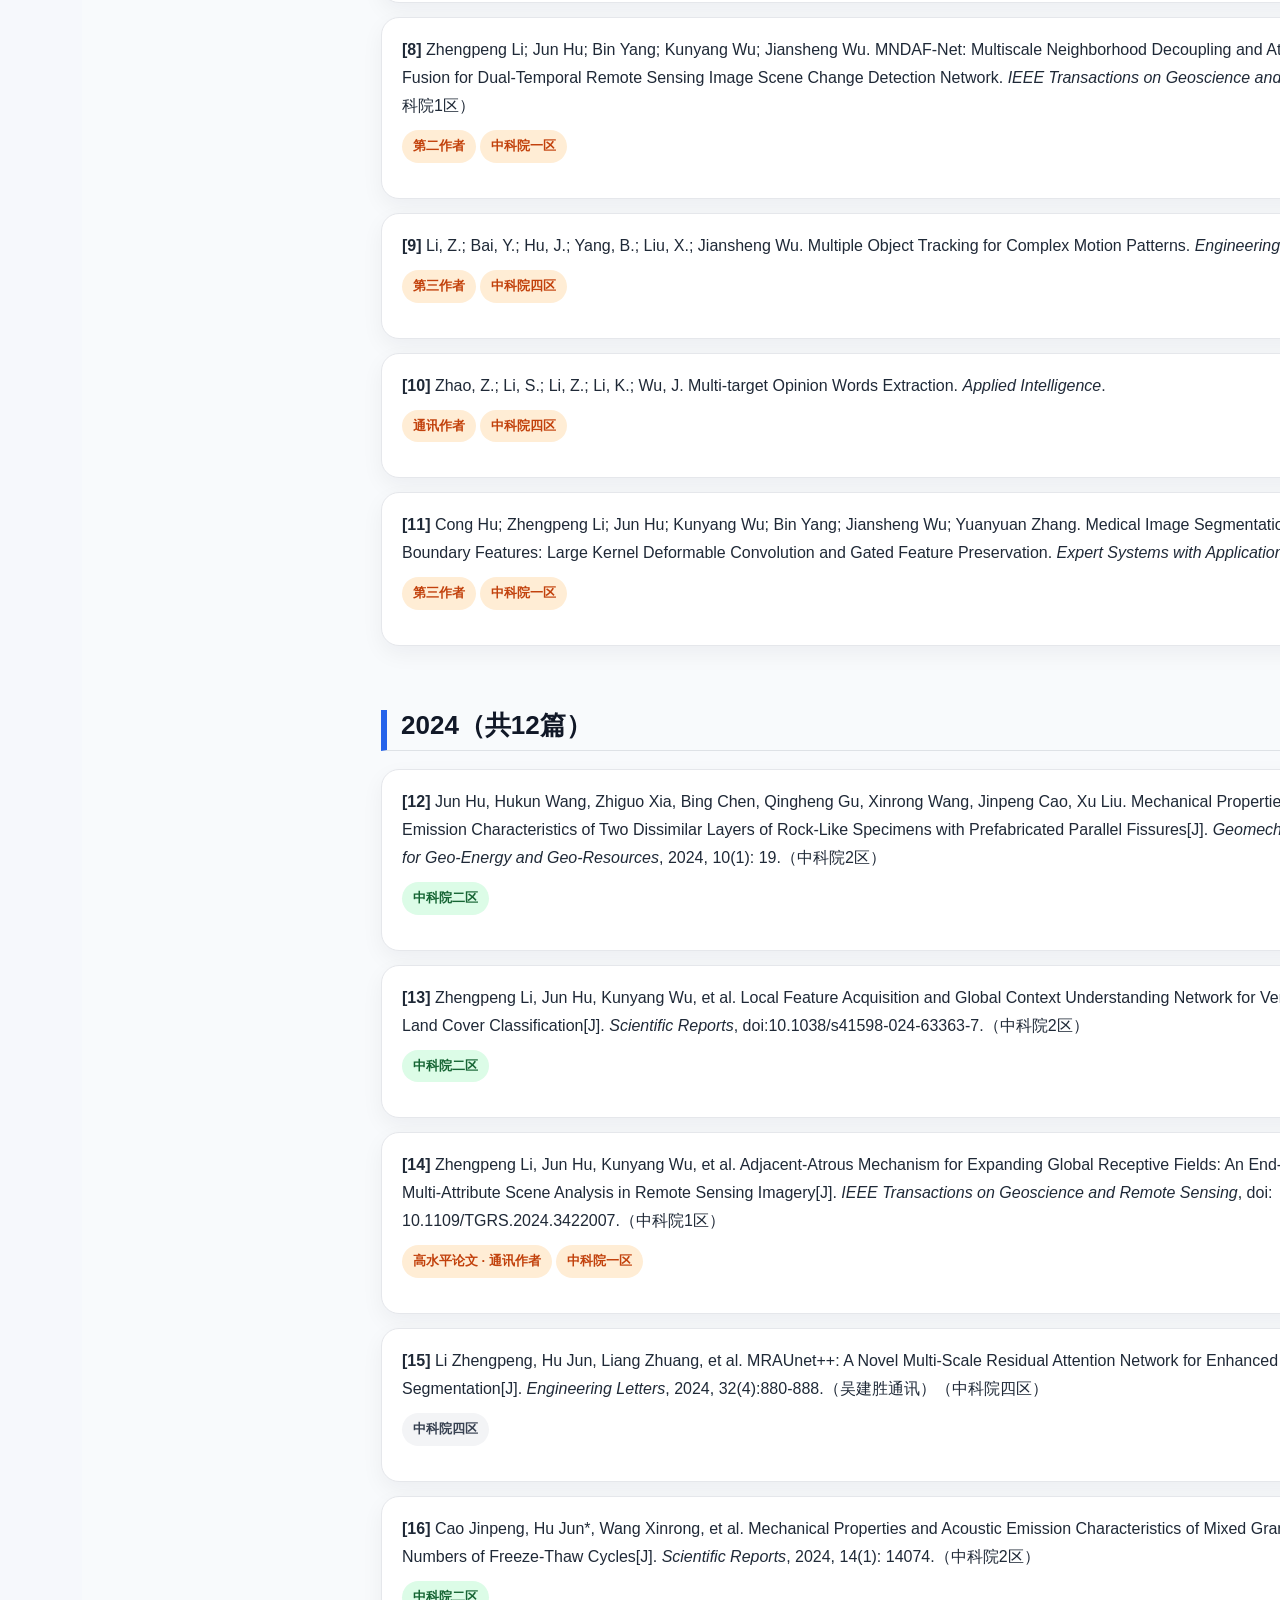
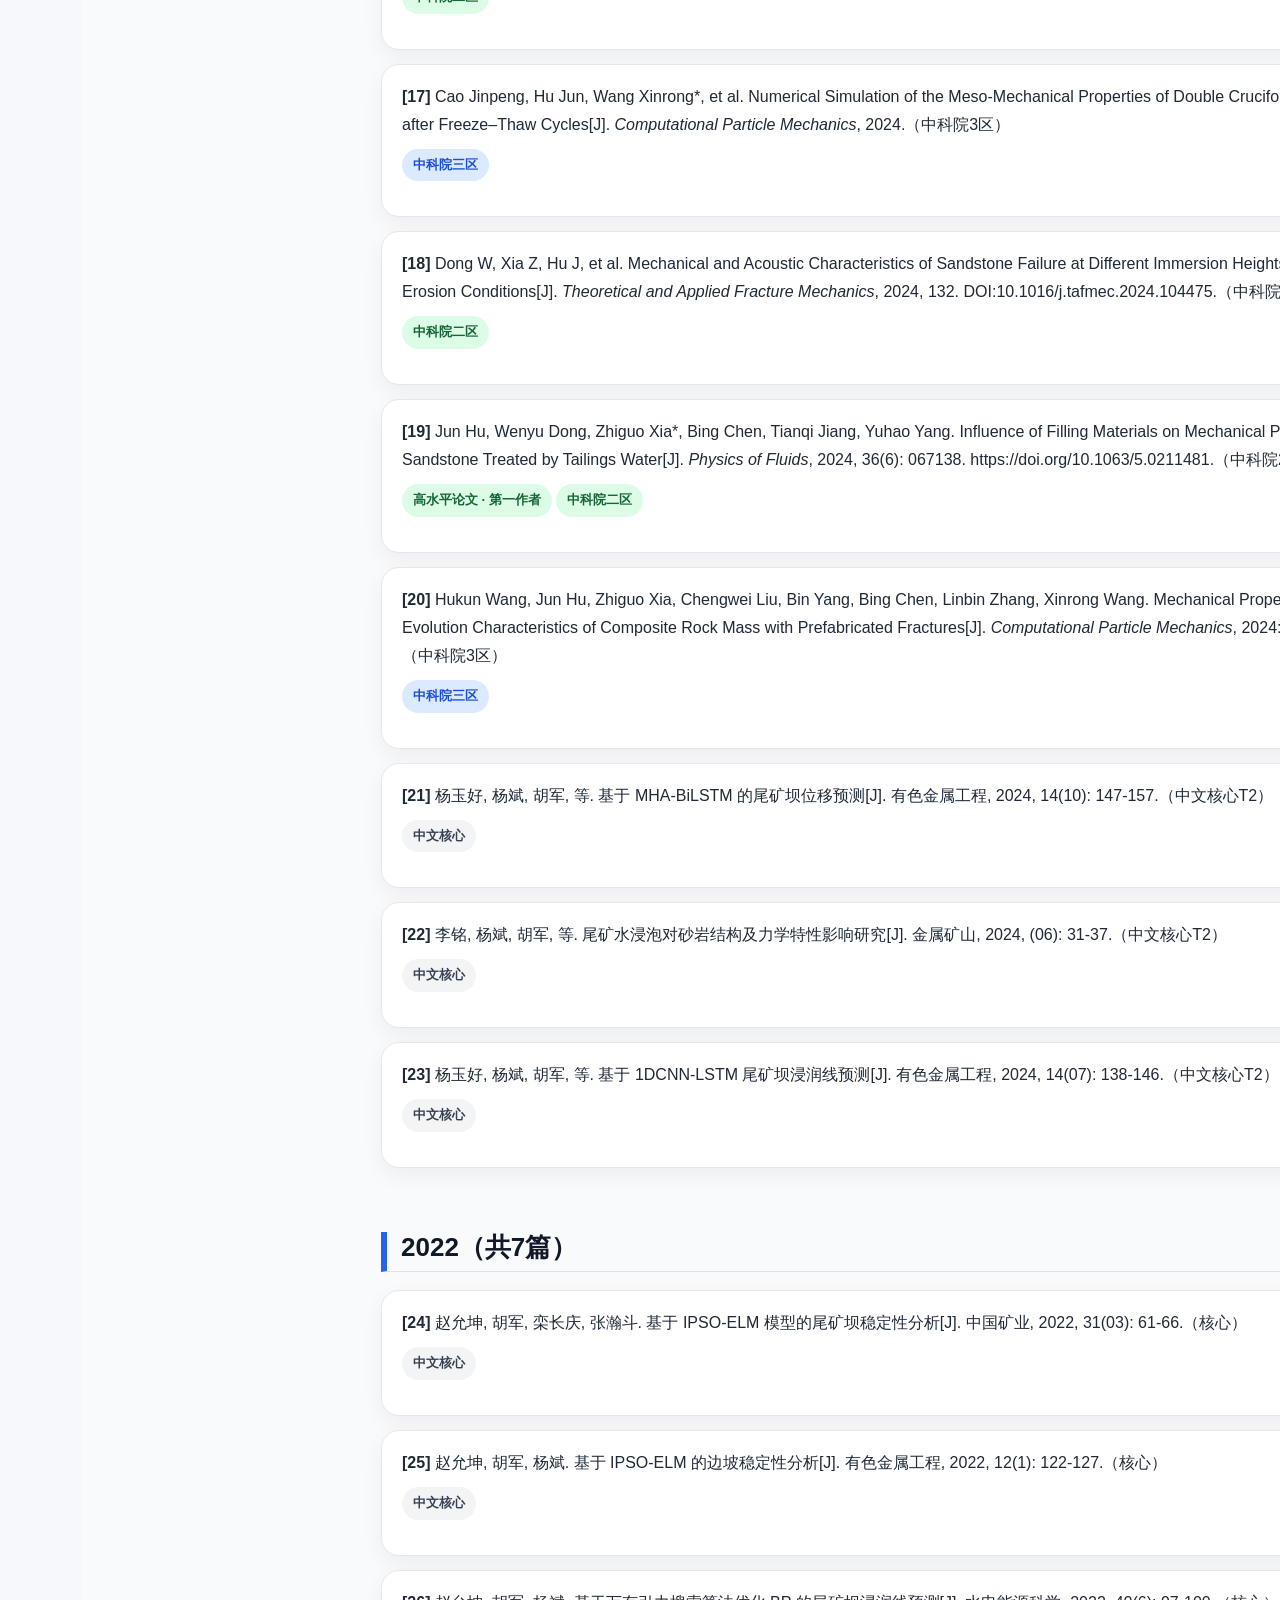
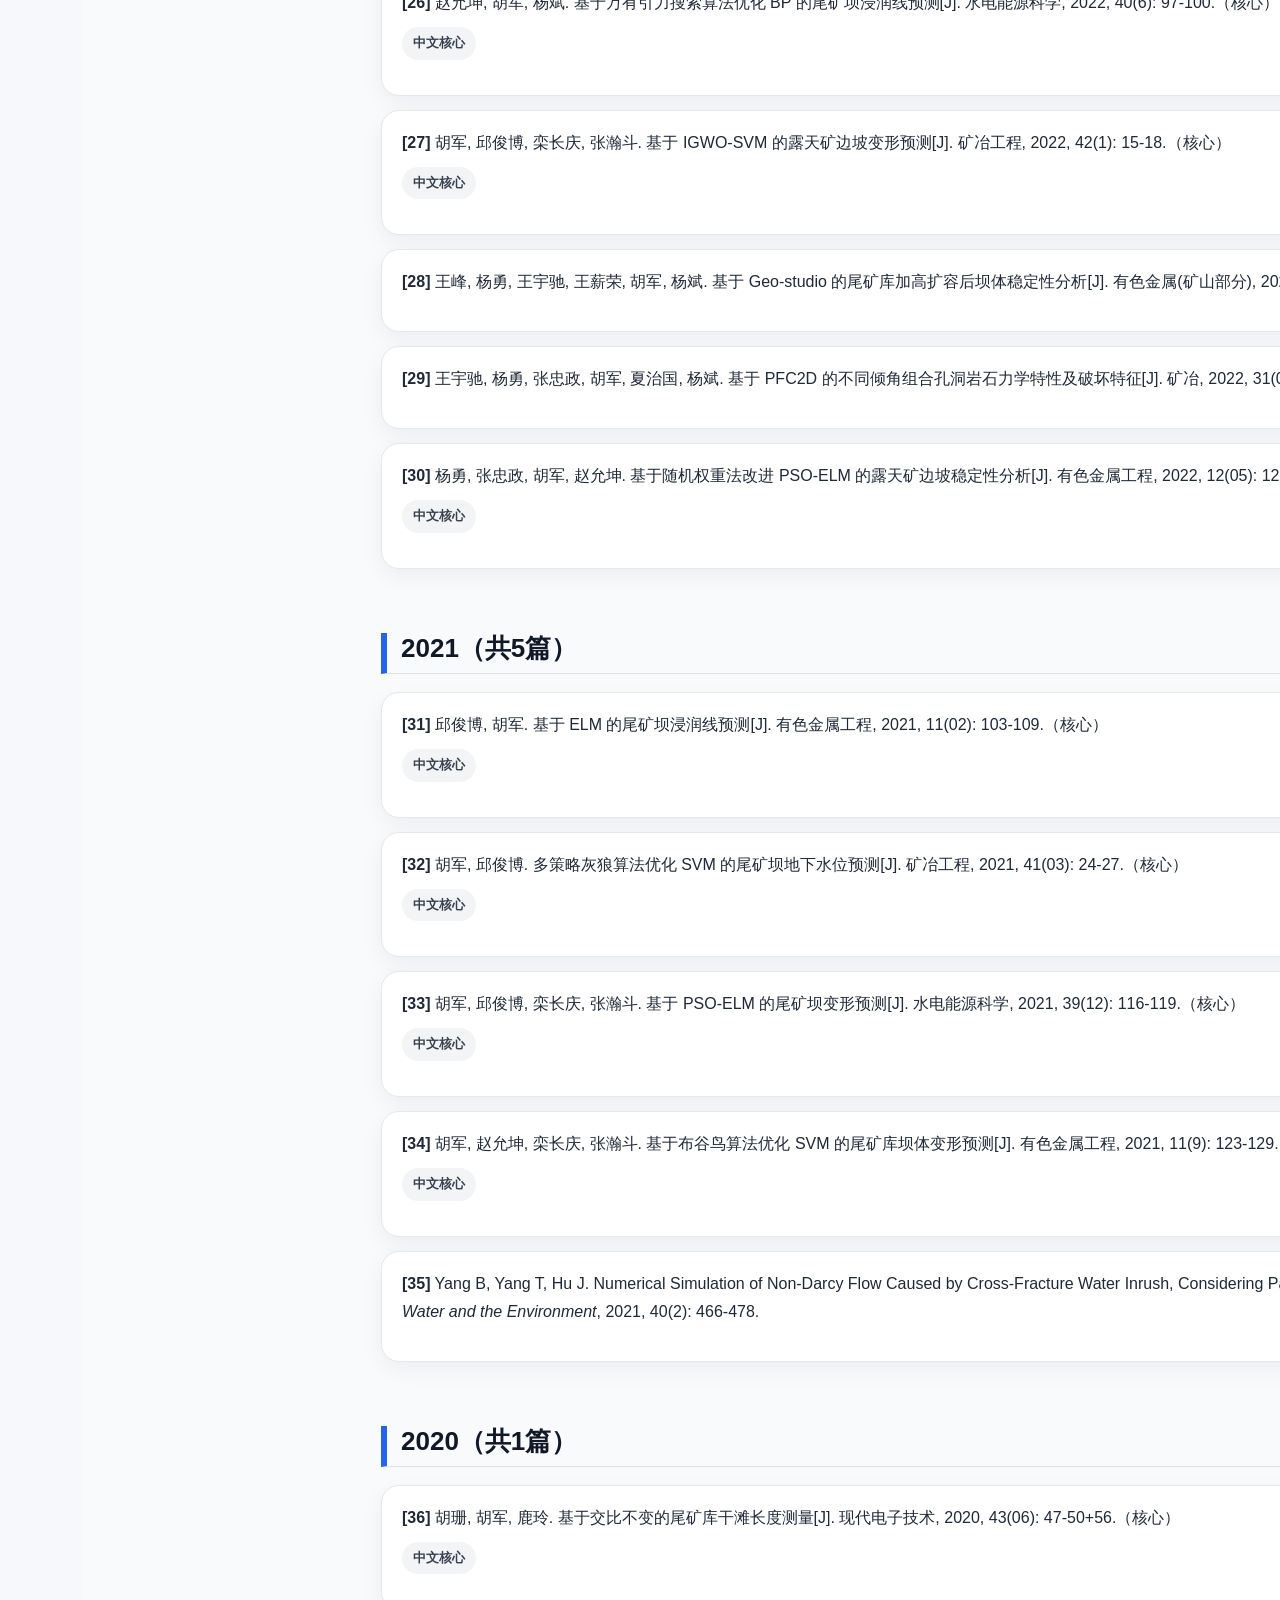
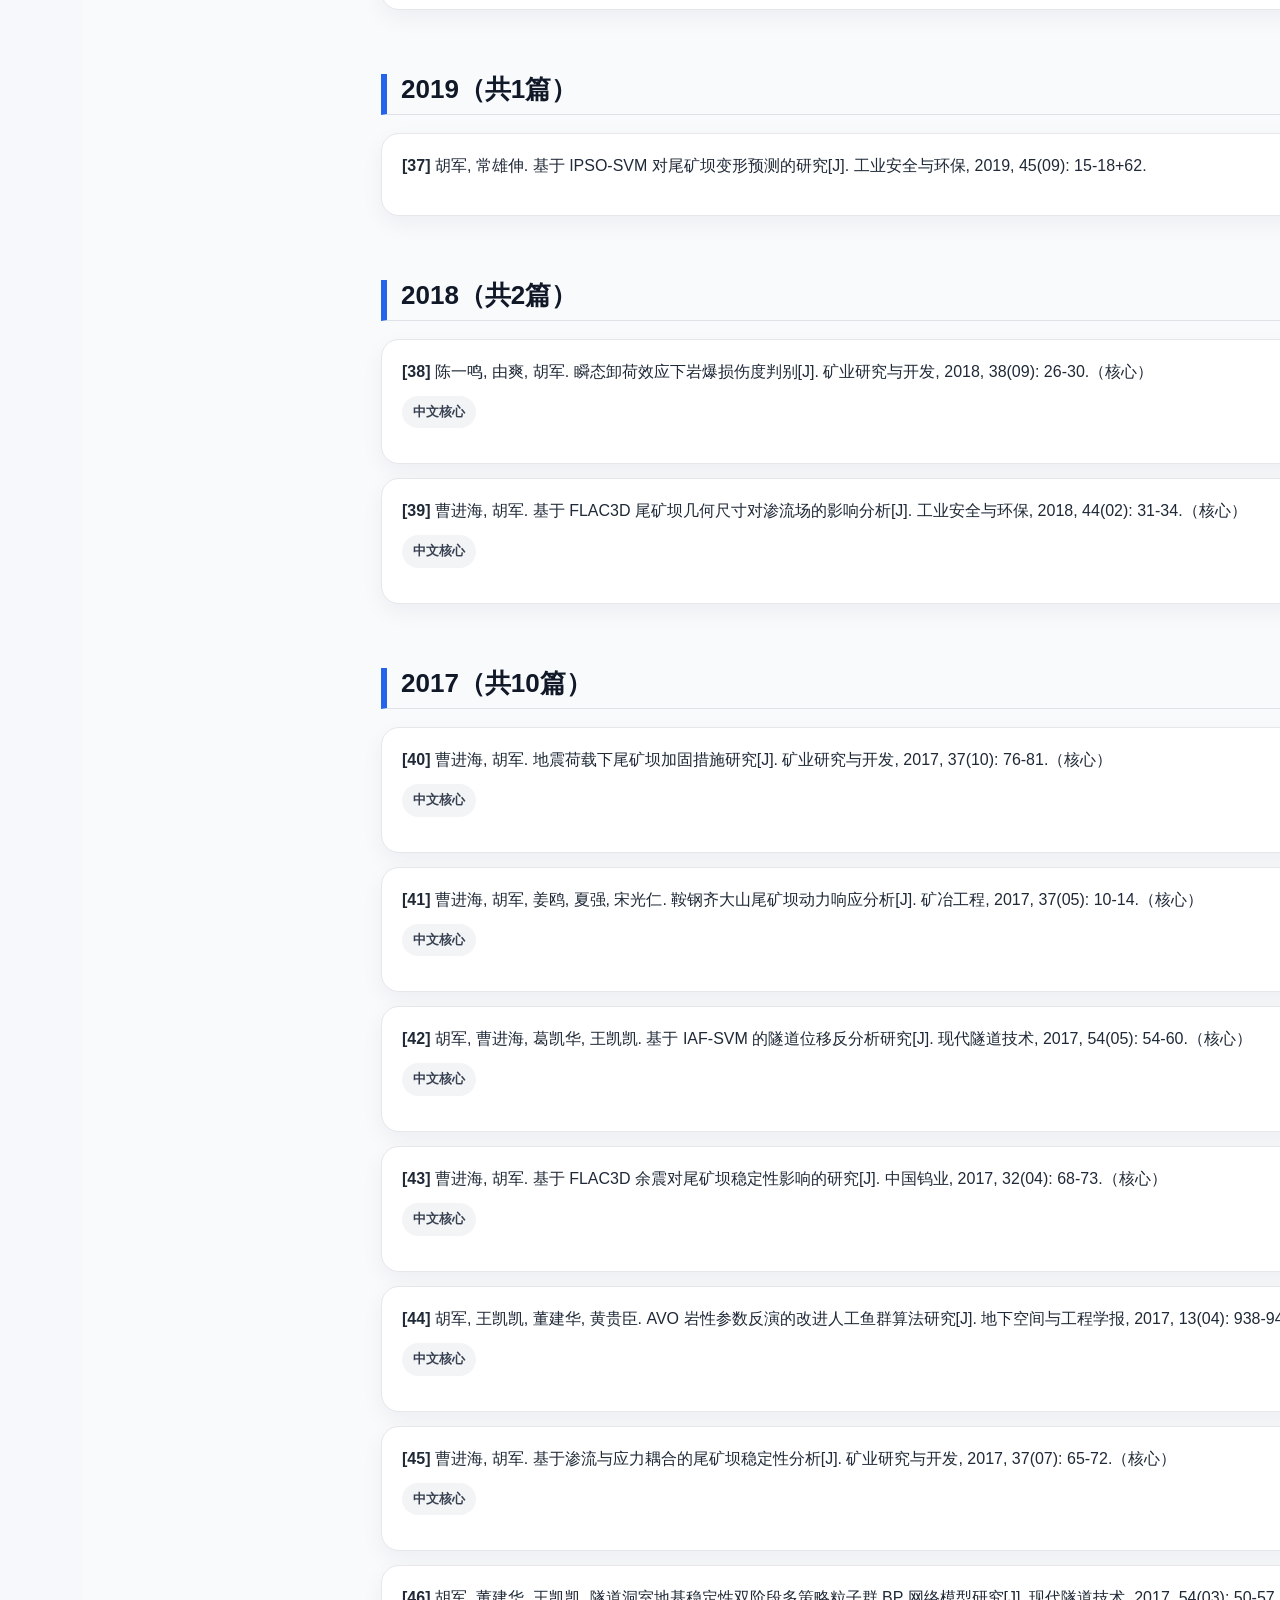
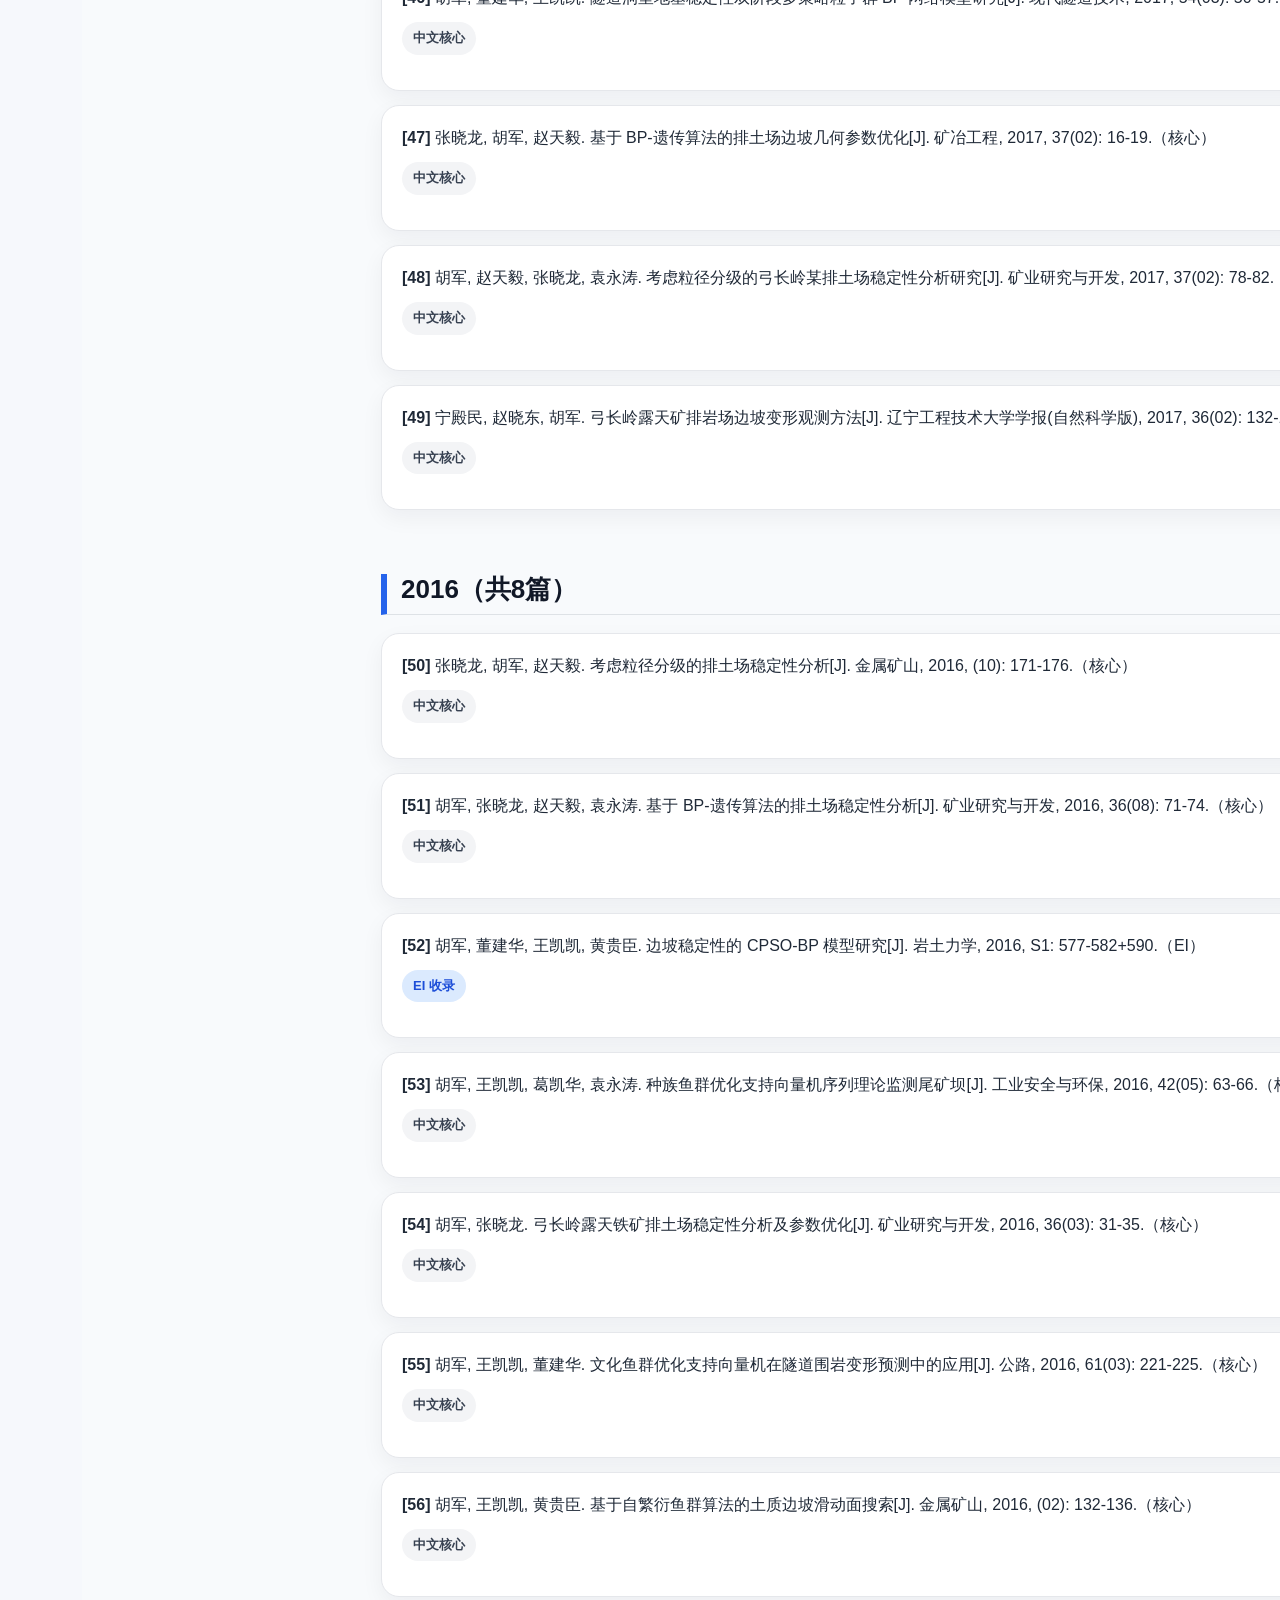
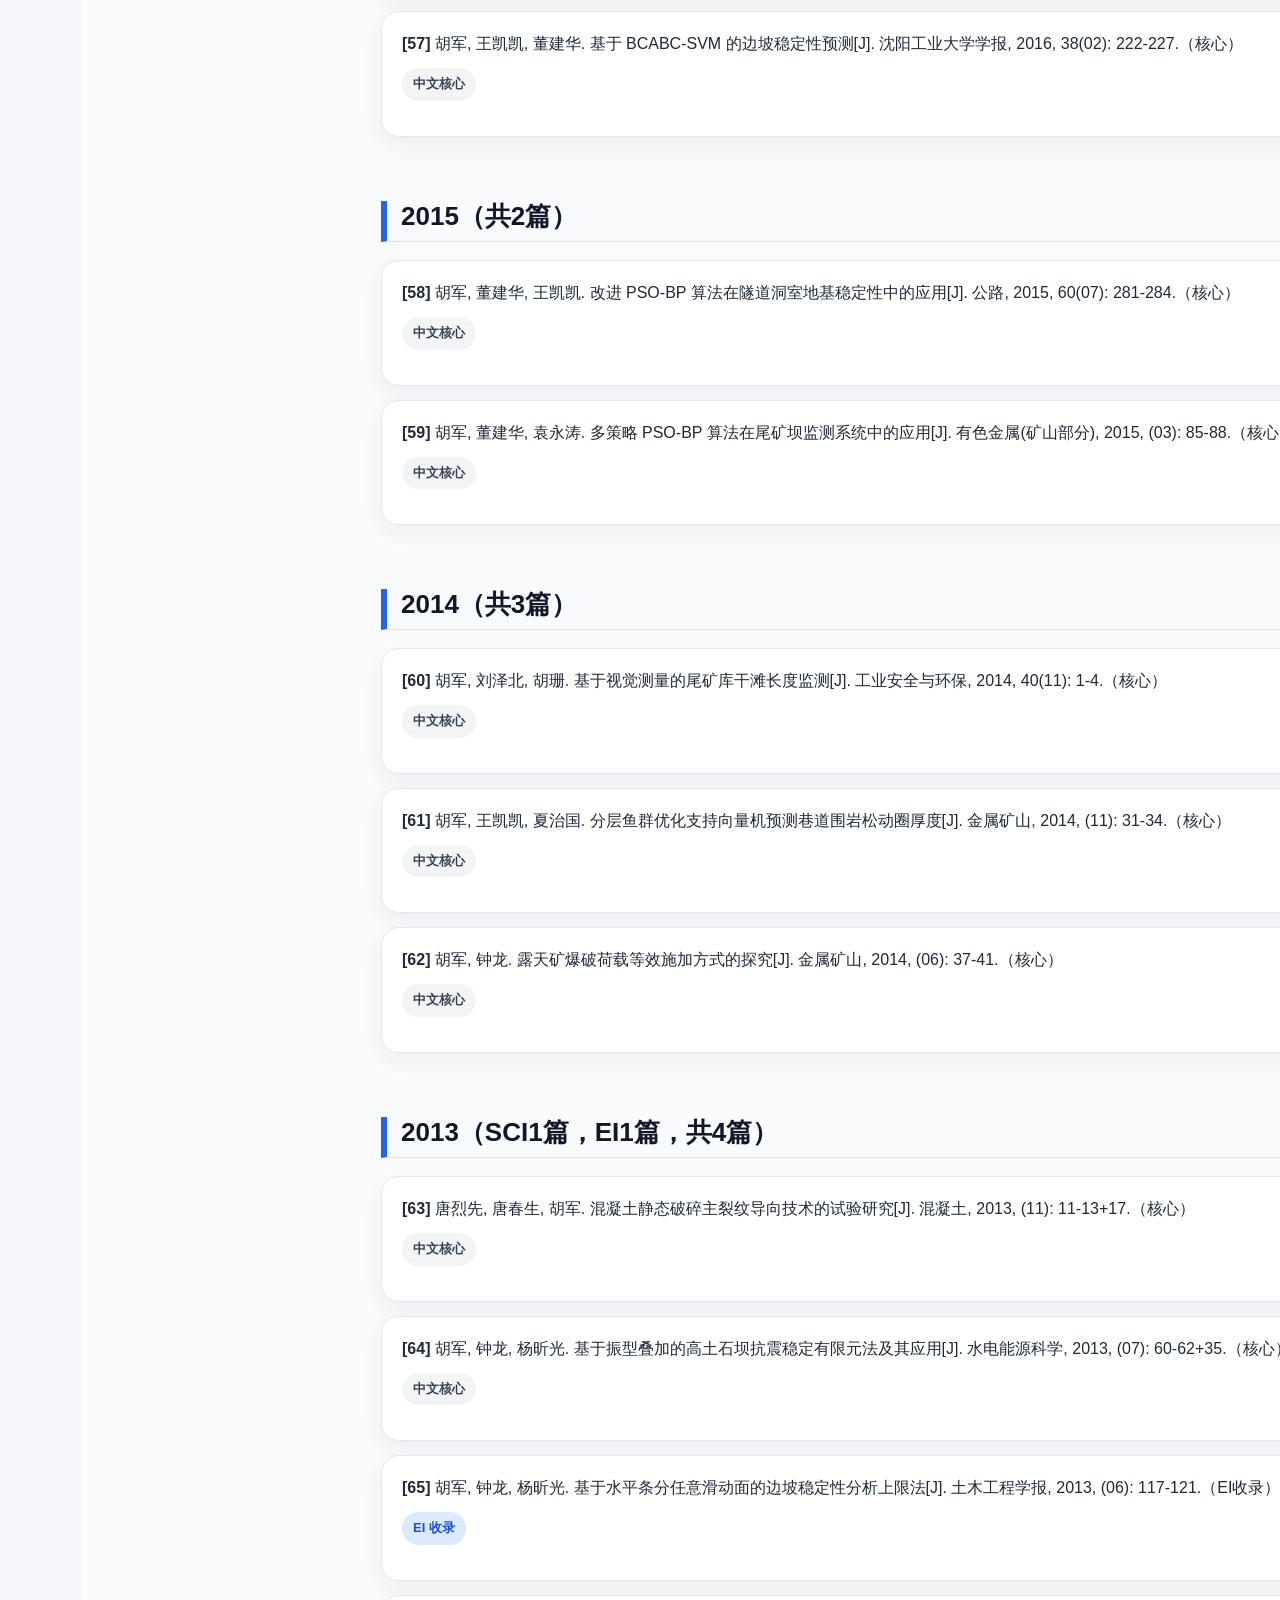
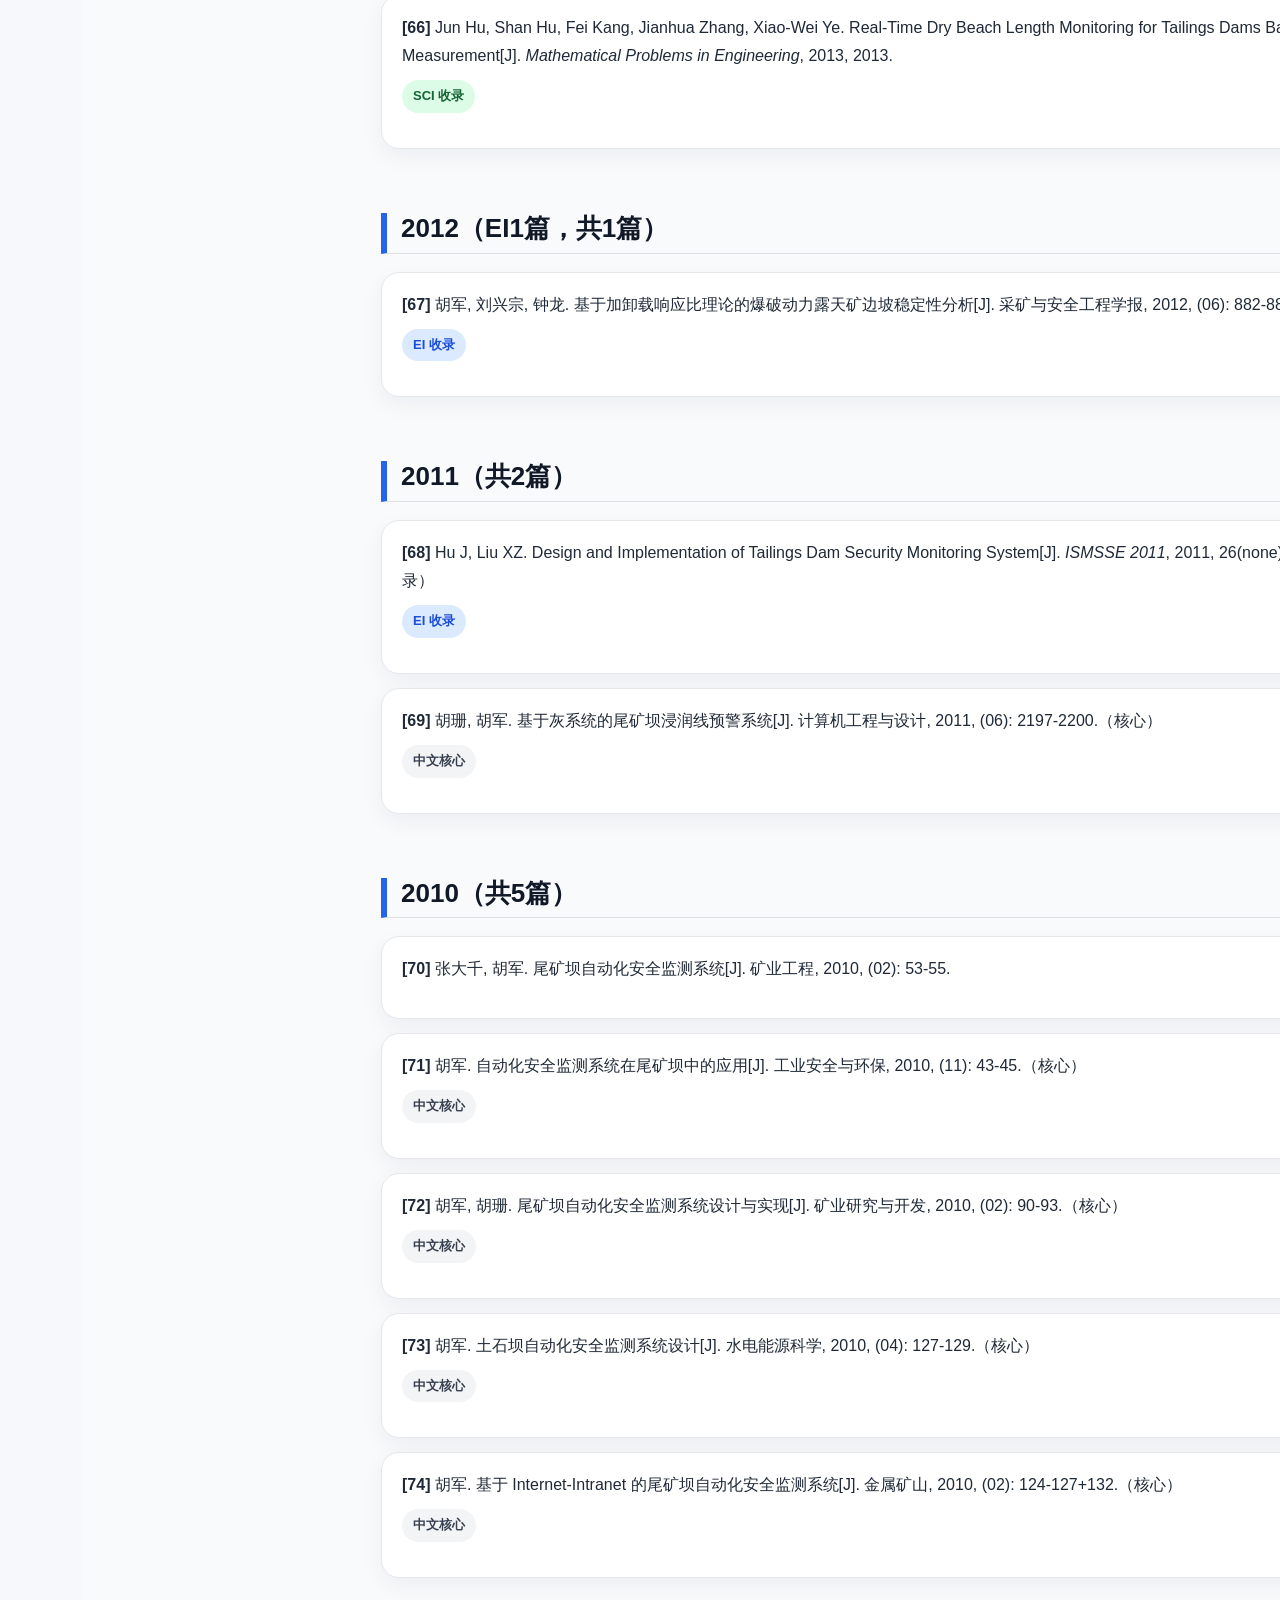
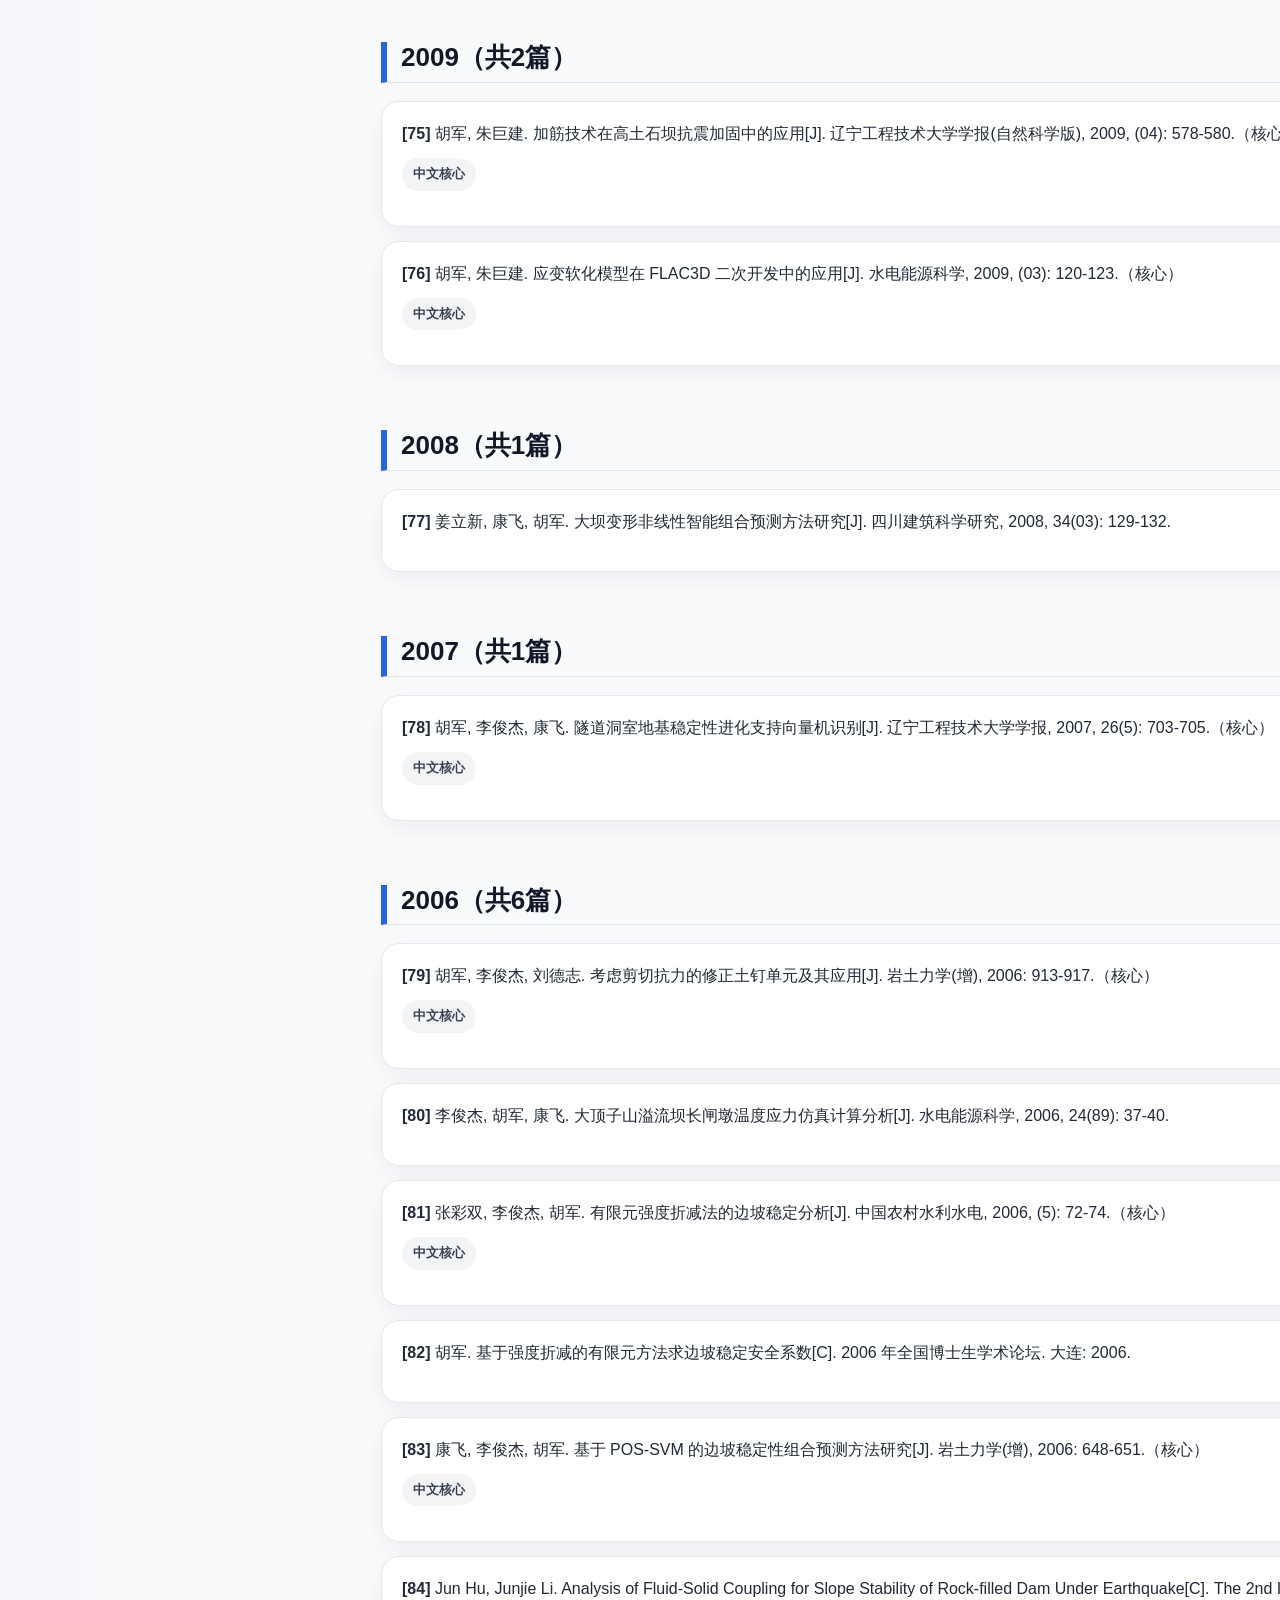
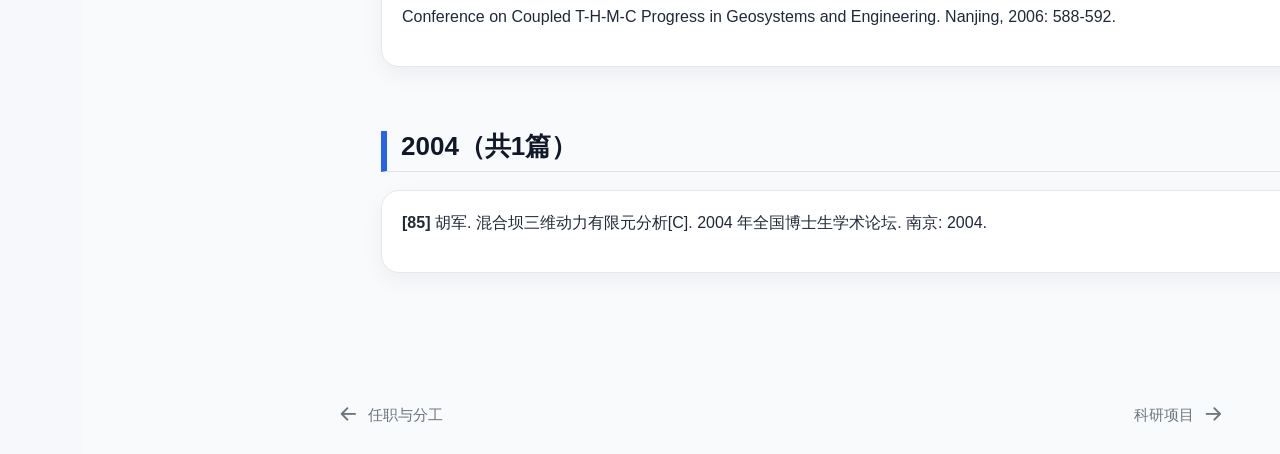
<file: docs/publications.html>
<!DOCTYPE html>
<html xmlns="http://www.w3.org/1999/xhtml" lang="en" xml:lang="en"><head>

<meta charset="utf-8">
<meta name="generator" content="quarto-1.9.38">

<meta name="viewport" content="width=device-width, initial-scale=1.0, user-scalable=yes">


<title>论文成果 – Jun Hu</title>
<style>
/* Default styles provided by pandoc.
** See https://pandoc.org/MANUAL.html#variables-for-html for config info.
*/
code{white-space: pre-wrap;}
span.smallcaps{font-variant: small-caps;}
div.columns{display: flex; gap: min(4vw, 1.5em);}
div.column{flex: auto; overflow-x: auto;}
div.hanging-indent{margin-left: 1.5em; text-indent: -1.5em;}
ul.task-list{list-style: none;}
ul.task-list li input[type="checkbox"] {
  width: 0.8em;
  margin: 0 0.8em 0.2em -1em; /* quarto-specific, see https://github.com/quarto-dev/quarto-cli/issues/4556 */ 
  vertical-align: middle;
}
</style>


<script src="site_libs/quarto-nav/quarto-nav.js"></script>
<script src="site_libs/quarto-nav/headroom.min.js"></script>
<script src="site_libs/clipboard/clipboard.min.js"></script>
<script src="site_libs/quarto-search/autocomplete.umd.js"></script>
<script src="site_libs/quarto-search/fuse.min.js"></script>
<script src="site_libs/quarto-search/quarto-search.js"></script>
<meta name="quarto:offset" content="./">
<link href="./projects.html" rel="next">
<link href="./education.html" rel="prev">
<script src="site_libs/quarto-html/quarto.js" type="module"></script>
<script src="site_libs/quarto-html/tabsets/tabsets.js" type="module"></script>
<script src="site_libs/quarto-html/popper.min.js"></script>
<script src="site_libs/quarto-html/tippy.umd.min.js"></script>
<script src="site_libs/quarto-html/anchor.min.js"></script>
<link href="site_libs/quarto-html/tippy.css" rel="stylesheet">
<link href="site_libs/quarto-html/quarto-syntax-highlighting-15634bcf2e68342d4ad2dfa704d543f6.css" rel="stylesheet" id="quarto-text-highlighting-styles">
<script src="site_libs/bootstrap/bootstrap.min.js"></script>
<link href="site_libs/bootstrap/bootstrap-icons.css" rel="stylesheet">
<link href="site_libs/bootstrap/bootstrap-787e033c7b6f65c9dfccb6078e5d2d34.min.css" rel="stylesheet" append-hash="true" id="quarto-bootstrap" data-mode="light">
<script id="quarto-search-options" type="application/json">{
  "location": "sidebar",
  "copy-button": false,
  "collapse-after": 3,
  "panel-placement": "start",
  "type": "textbox",
  "limit": 50,
  "keyboard-shortcut": [
    "f",
    "/",
    "s"
  ],
  "show-item-context": false,
  "language": {
    "search-no-results-text": "No results",
    "search-matching-documents-text": "matching documents",
    "search-copy-link-title": "Copy link to search",
    "search-hide-matches-text": "Hide additional matches",
    "search-more-match-text": "more match in this document",
    "search-more-matches-text": "more matches in this document",
    "search-clear-button-title": "Clear",
    "search-text-placeholder": "",
    "search-detached-cancel-button-title": "Cancel",
    "search-submit-button-title": "Submit",
    "search-label": "Search"
  }
}</script>
<style>html{ scroll-behavior: smooth; }</style>


<link rel="stylesheet" href="styles.css">
</head>

<body class="nav-sidebar docked fullcontent quarto-light">

<div id="quarto-search-results"></div>
  <header id="quarto-header" class="headroom fixed-top">
  <nav class="quarto-secondary-nav">
    <div class="container-fluid d-flex">
      <button type="button" class="quarto-btn-toggle btn" data-bs-toggle="collapse" role="button" data-bs-target=".quarto-sidebar-collapse-item" aria-controls="quarto-sidebar" aria-expanded="false" aria-label="Toggle sidebar navigation" onclick="if (window.quartoToggleHeadroom) { window.quartoToggleHeadroom(); }">
        <i class="bi bi-layout-text-sidebar-reverse"></i>
      </button>
        <nav class="quarto-page-breadcrumbs" aria-label="breadcrumb"><ol class="breadcrumb"><li class="breadcrumb-item"><a href="./publications.html">论文成果</a></li></ol></nav>
        <a class="flex-grow-1" role="navigation" data-bs-toggle="collapse" data-bs-target=".quarto-sidebar-collapse-item" aria-controls="quarto-sidebar" aria-expanded="false" aria-label="Toggle sidebar navigation" onclick="if (window.quartoToggleHeadroom) { window.quartoToggleHeadroom(); }">      
        </a>
      <button type="button" class="btn quarto-search-button" aria-label="Search" onclick="window.quartoOpenSearch();">
        <i class="bi bi-search"></i>
      </button>
    </div>
  </nav>
</header>
<!-- content -->
<div id="quarto-content" class="quarto-container page-columns page-rows-contents page-layout-article">
<!-- sidebar -->
  <nav id="quarto-sidebar" class="sidebar collapse collapse-horizontal quarto-sidebar-collapse-item sidebar-navigation docked overflow-auto">
    <div class="pt-lg-2 mt-2 text-left sidebar-header">
    <div class="sidebar-title mb-0 py-0">
      <a href="./">Jun Hu</a> 
    </div>
      </div>
        <div class="mt-2 flex-shrink-0 align-items-center">
        <div class="sidebar-search">
        <div id="quarto-search" class="" title="Search"></div>
        </div>
        </div>
    <div class="sidebar-menu-container"> 
    <ul class="list-unstyled mt-1">
        <li class="sidebar-item">
  <div class="sidebar-item-container"> 
  <a href="./index.html" class="sidebar-item-text sidebar-link">
 <span class="menu-text">首页</span></a>
  </div>
</li>
        <li class="sidebar-item">
  <div class="sidebar-item-container"> 
  <a href="./about.html" class="sidebar-item-text sidebar-link">
 <span class="menu-text">个人简介</span></a>
  </div>
</li>
        <li class="sidebar-item">
  <div class="sidebar-item-container"> 
  <a href="./research.html" class="sidebar-item-text sidebar-link">
 <span class="menu-text">研究方向</span></a>
  </div>
</li>
        <li class="sidebar-item">
  <div class="sidebar-item-container"> 
  <a href="./education.html" class="sidebar-item-text sidebar-link">
 <span class="menu-text">任职与分工</span></a>
  </div>
</li>
        <li class="sidebar-item">
  <div class="sidebar-item-container"> 
  <a href="./publications.html" class="sidebar-item-text sidebar-link active">
 <span class="menu-text">论文成果</span></a>
  </div>
</li>
        <li class="sidebar-item">
  <div class="sidebar-item-container"> 
  <a href="./projects.html" class="sidebar-item-text sidebar-link">
 <span class="menu-text">科研项目</span></a>
  </div>
</li>
        <li class="sidebar-item">
  <div class="sidebar-item-container"> 
  <a href="./service.html" class="sidebar-item-text sidebar-link">
 <span class="menu-text">成果转化与社会兼职</span></a>
  </div>
</li>
        <li class="sidebar-item">
  <div class="sidebar-item-container"> 
  <a href="./contact.html" class="sidebar-item-text sidebar-link">
 <span class="menu-text">联系方式</span></a>
  </div>
</li>
    </ul>
    </div>
</nav>
<div id="quarto-sidebar-glass" class="quarto-sidebar-collapse-item" data-bs-toggle="collapse" data-bs-target=".quarto-sidebar-collapse-item"></div>
<!-- margin-sidebar -->
    
<!-- main -->
<main class="content" id="quarto-document-content">

<header id="title-block-header" class="quarto-title-block default">
<div class="quarto-title">
<h1 class="title">论文成果</h1>
</div>



<div class="quarto-title-meta">

    
  
    
  </div>
  


</header>


<section id="论文成果" class="level1">
<h1>论文成果</h1>
<div class="content-card">
<p>胡军教授共发表论文 85 篇.研究方向涵盖岩土工程、尾矿库安全监测、矿山边坡稳定性、裂隙岩体力学、声发射特征、遥感图像理解与工程安全预警等。</p>
</div>
<section id="论文清单" class="level2">
<h2 class="anchored" data-anchor-id="论文清单">论文清单</h2>
</section>
<div class="paper-list">
<section id="共6篇" class="level2">
<h2 class="anchored" data-anchor-id="共6篇">2026（共6篇）</h2>
<div class="paper-card">
<p><strong>[1]</strong> Xu, R.; Li, Z.; Hu, J.; Zhang, X.; Yang, B.; Xia, Z.; Gao, H.; Hu, S.; Wu, J. DSTAF-Net: Dynamic Snake Token-Attention Fusion Network for Remote Sensing Road Extraction. <em>Expert Systems with Applications</em>, doi: 10.1016/j.eswa.2026.132500.（中科院1区）<br> <span class="paper-label orange">第三作者</span> <span class="paper-label orange">中科院一区</span></p>
</div>
<div class="paper-card">
<p><strong>[2]</strong> FTransMamba: A Multi-Stage Fusion Transformer and Mamba Modeling for Multimodal Remote Sensing Scene Understanding.<br> <span class="paper-label orange">通讯作者</span> <span class="paper-label orange">中科院一区</span></p>
</div>
<div class="paper-card">
<p><strong>[3]</strong> S2FNet: Spectral-Spatial Fusion Network for Robust Classification of High-Resolution Remote Sensing Imagery.<br> <span class="paper-label orange">第三作者</span> <span class="paper-label orange">中科院四区</span></p>
</div>
<div class="paper-card">
<p><strong>[4]</strong> HDC-Net: A Multimodal Remote Sensing Semantic Segmentation Network with Hierarchical Dual-Stream Fusion and Cross-Token Interaction.<br> <span class="paper-label orange">第三作者</span> <span class="paper-label orange">中科院一区</span></p>
</div>
<div class="paper-card">
<p><strong>[5]</strong> CDF-YOLO: An Object Detection Method for Steel Strip Defects.<br> <span class="paper-label orange">第三作者</span> <span class="paper-label orange">中科院四区</span></p>
</div>
<div class="paper-card">
<p><strong>[6]</strong> DSCSNet: Dynamic Spatial Selective Model for Remote Sensing Image Semantic Segmentation.<br> <span class="paper-label orange">第三作者</span> <span class="paper-label orange">中科院四区</span></p>
</div>
</section>
<section id="共5篇" class="level2">
<h2 class="anchored" data-anchor-id="共5篇">2025（共5篇）</h2>
<div class="paper-card">
<p><strong>[7]</strong> Zhengpeng Li, Jun Hu, Kunyang Wu, et al.&nbsp;Comprehensive Attribute Difference Attention Network for Remote Sensing Image Semantic Understanding[J]. <em>IEEE Transactions on Geoscience and Remote Sensing</em>, doi: 10.1109/TGRS.2024.3516501.（中科院1区）<br> <span class="paper-label orange">通讯作者</span> <span class="paper-label orange">中科院一区</span></p>
</div>
<div class="paper-card">
<p><strong>[8]</strong> Zhengpeng Li; Jun Hu; Bin Yang; Kunyang Wu; Jiansheng Wu. MNDAF-Net: Multiscale Neighborhood Decoupling and Attribute-Focused Fusion for Dual-Temporal Remote Sensing Image Scene Change Detection Network. <em>IEEE Transactions on Geoscience and Remote Sensing</em>.（中科院1区）<br> <span class="paper-label orange">第二作者</span> <span class="paper-label orange">中科院一区</span></p>
</div>
<div class="paper-card">
<p><strong>[9]</strong> Li, Z.; Bai, Y.; Hu, J.; Yang, B.; Liu, X.; Jiansheng Wu. Multiple Object Tracking for Complex Motion Patterns. <em>Engineering Letters</em>.（中科院1区）<br> <span class="paper-label orange">第三作者</span> <span class="paper-label orange">中科院四区</span></p>
</div>
<div class="paper-card">
<p><strong>[10]</strong> Zhao, Z.; Li, S.; Li, Z.; Li, K.; Wu, J. Multi-target Opinion Words Extraction. <em>Applied Intelligence</em>.<br> <span class="paper-label orange">通讯作者</span> <span class="paper-label orange">中科院四区</span></p>
</div>
<div class="paper-card">
<p><strong>[11]</strong> Cong Hu; Zhengpeng Li; Jun Hu; Kunyang Wu; Bin Yang; Jiansheng Wu; Yuanyuan Zhang. Medical Image Segmentation Model for Complex Boundary Features: Large Kernel Deformable Convolution and Gated Feature Preservation. <em>Expert Systems with Applications</em>.<br> <span class="paper-label orange">第三作者</span> <span class="paper-label orange">中科院一区</span></p>
</div>
</section>
<section id="共12篇" class="level2">
<h2 class="anchored" data-anchor-id="共12篇">2024（共12篇）</h2>
<div class="paper-card">
<p><strong>[12]</strong> Jun Hu, Hukun Wang, Zhiguo Xia, Bing Chen, Qingheng Gu, Xinrong Wang, Jinpeng Cao, Xu Liu. Mechanical Properties and Acoustic Emission Characteristics of Two Dissimilar Layers of Rock-Like Specimens with Prefabricated Parallel Fissures[J]. <em>Geomechanics and Geophysics for Geo-Energy and Geo-Resources</em>, 2024, 10(1): 19.（中科院2区）<br> <span class="paper-label">中科院二区</span></p>
</div>
<div class="paper-card">
<p><strong>[13]</strong> Zhengpeng Li, Jun Hu, Kunyang Wu, et al.&nbsp;Local Feature Acquisition and Global Context Understanding Network for Very High-Resolution Land Cover Classification[J]. <em>Scientific Reports</em>, doi:10.1038/s41598-024-63363-7.（中科院2区）<br> <span class="paper-label">中科院二区</span></p>
</div>
<div class="paper-card">
<p><strong>[14]</strong> Zhengpeng Li, Jun Hu, Kunyang Wu, et al.&nbsp;Adjacent-Atrous Mechanism for Expanding Global Receptive Fields: An End-to-End Network for Multi-Attribute Scene Analysis in Remote Sensing Imagery[J]. <em>IEEE Transactions on Geoscience and Remote Sensing</em>, doi: 10.1109/TGRS.2024.3422007.（中科院1区）<br> <span class="paper-label orange">高水平论文 · 通讯作者</span> <span class="paper-label orange">中科院一区</span></p>
</div>
<div class="paper-card">
<p><strong>[15]</strong> Li Zhengpeng, Hu Jun, Liang Zhuang, et al.&nbsp;MRAUnet++: A Novel Multi-Scale Residual Attention Network for Enhanced Rectal Cancer Segmentation[J]. <em>Engineering Letters</em>, 2024, 32(4):880-888.（吴建胜通讯）（中科院四区）<br> <span class="paper-label gray">中科院四区</span></p>
</div>
<div class="paper-card">
<p><strong>[16]</strong> Cao Jinpeng, Hu Jun*, Wang Xinrong, et al.&nbsp;Mechanical Properties and Acoustic Emission Characteristics of Mixed Granite after Different Numbers of Freeze-Thaw Cycles[J]. <em>Scientific Reports</em>, 2024, 14(1): 14074.（中科院2区）<br> <span class="paper-label">中科院二区</span></p>
</div>
<div class="paper-card">
<p><strong>[17]</strong> Cao Jinpeng, Hu Jun, Wang Xinrong*, et al.&nbsp;Numerical Simulation of the Meso-Mechanical Properties of Double Cruciform Fissures Rocks after Freeze–Thaw Cycles[J]. <em>Computational Particle Mechanics</em>, 2024.（中科院3区）<br> <span class="paper-label blue">中科院三区</span></p>
</div>
<div class="paper-card">
<p><strong>[18]</strong> Dong W, Xia Z, Hu J, et al.&nbsp;Mechanical and Acoustic Characteristics of Sandstone Failure at Different Immersion Heights under Tailings Water Erosion Conditions[J]. <em>Theoretical and Applied Fracture Mechanics</em>, 2024, 132. DOI:10.1016/j.tafmec.2024.104475.（中科院2区）<br> <span class="paper-label">中科院二区</span></p>
</div>
<div class="paper-card">
<p><strong>[19]</strong> Jun Hu, Wenyu Dong, Zhiguo Xia*, Bing Chen, Tianqi Jiang, Yuhao Yang. Influence of Filling Materials on Mechanical Properties of Fissured Sandstone Treated by Tailings Water[J]. <em>Physics of Fluids</em>, 2024, 36(6): 067138. https://doi.org/10.1063/5.0211481.（中科院2区）<br> <span class="paper-label">高水平论文 · 第一作者</span> <span class="paper-label">中科院二区</span></p>
</div>
<div class="paper-card">
<p><strong>[20]</strong> Hukun Wang, Jun Hu, Zhiguo Xia, Chengwei Liu, Bin Yang, Bing Chen, Linbin Zhang, Xinrong Wang. Mechanical Properties and Damage Evolution Characteristics of Composite Rock Mass with Prefabricated Fractures[J]. <em>Computational Particle Mechanics</em>, 2024: 1-21.（夏治国通讯）（中科院3区）<br> <span class="paper-label blue">中科院三区</span></p>
</div>
<div class="paper-card">
<p><strong>[21]</strong> 杨玉好, 杨斌, 胡军, 等. 基于 MHA-BiLSTM 的尾矿坝位移预测[J]. 有色金属工程, 2024, 14(10): 147-157.（中文核心T2）<br> <span class="paper-label gray">中文核心</span></p>
</div>
<div class="paper-card">
<p><strong>[22]</strong> 李铭, 杨斌, 胡军, 等. 尾矿水浸泡对砂岩结构及力学特性影响研究[J]. 金属矿山, 2024, (06): 31-37.（中文核心T2）<br> <span class="paper-label gray">中文核心</span></p>
</div>
<div class="paper-card">
<p><strong>[23]</strong> 杨玉好, 杨斌, 胡军, 等. 基于 1DCNN-LSTM 尾矿坝浸润线预测[J]. 有色金属工程, 2024, 14(07): 138-146.（中文核心T2）<br> <span class="paper-label gray">中文核心</span></p>
</div>
</section>
<section id="共7篇" class="level2">
<h2 class="anchored" data-anchor-id="共7篇">2022（共7篇）</h2>
<div class="paper-card">
<p><strong>[24]</strong> 赵允坤, 胡军, 栾长庆, 张瀚斗. 基于 IPSO-ELM 模型的尾矿坝稳定性分析[J]. 中国矿业, 2022, 31(03): 61-66.（核心）<br> <span class="paper-label gray">中文核心</span></p>
</div>
<div class="paper-card">
<p><strong>[25]</strong> 赵允坤, 胡军, 杨斌. 基于 IPSO-ELM 的边坡稳定性分析[J]. 有色金属工程, 2022, 12(1): 122-127.（核心）<br> <span class="paper-label gray">中文核心</span></p>
</div>
<div class="paper-card">
<p><strong>[26]</strong> 赵允坤, 胡军, 杨斌. 基于万有引力搜索算法优化 BP 的尾矿坝浸润线预测[J]. 水电能源科学, 2022, 40(6): 97-100.（核心）<br> <span class="paper-label gray">中文核心</span></p>
</div>
<div class="paper-card">
<p><strong>[27]</strong> 胡军, 邱俊博, 栾长庆, 张瀚斗. 基于 IGWO-SVM 的露天矿边坡变形预测[J]. 矿冶工程, 2022, 42(1): 15-18.（核心）<br> <span class="paper-label gray">中文核心</span></p>
</div>
<div class="paper-card">
<p><strong>[28]</strong> 王峰, 杨勇, 王宇驰, 王薪荣, 胡军, 杨斌. 基于 Geo-studio 的尾矿库加高扩容后坝体稳定性分析[J]. 有色金属(矿山部分), 2022, 74(05): 90-98.</p>
</div>
<div class="paper-card">
<p><strong>[29]</strong> 王宇驰, 杨勇, 张忠政, 胡军, 夏治国, 杨斌. 基于 PFC2D 的不同倾角组合孔洞岩石力学特性及破坏特征[J]. 矿冶, 2022, 31(03): 132-139.</p>
</div>
<div class="paper-card">
<p><strong>[30]</strong> 杨勇, 张忠政, 胡军, 赵允坤. 基于随机权重法改进 PSO-ELM 的露天矿边坡稳定性分析[J]. 有色金属工程, 2022, 12(05): 128-134.（核心）<br> <span class="paper-label gray">中文核心</span></p>
</div>
</section>
<section id="共5篇-1" class="level2">
<h2 class="anchored" data-anchor-id="共5篇-1">2021（共5篇）</h2>
<div class="paper-card">
<p><strong>[31]</strong> 邱俊博, 胡军. 基于 ELM 的尾矿坝浸润线预测[J]. 有色金属工程, 2021, 11(02): 103-109.（核心）<br> <span class="paper-label gray">中文核心</span></p>
</div>
<div class="paper-card">
<p><strong>[32]</strong> 胡军, 邱俊博. 多策略灰狼算法优化 SVM 的尾矿坝地下水位预测[J]. 矿冶工程, 2021, 41(03): 24-27.（核心）<br> <span class="paper-label gray">中文核心</span></p>
</div>
<div class="paper-card">
<p><strong>[33]</strong> 胡军, 邱俊博, 栾长庆, 张瀚斗. 基于 PSO-ELM 的尾矿坝变形预测[J]. 水电能源科学, 2021, 39(12): 116-119.（核心）<br> <span class="paper-label gray">中文核心</span></p>
</div>
<div class="paper-card">
<p><strong>[34]</strong> 胡军, 赵允坤, 栾长庆, 张瀚斗. 基于布谷鸟算法优化 SVM 的尾矿库坝体变形预测[J]. 有色金属工程, 2021, 11(9): 123-129.（核心）<br> <span class="paper-label gray">中文核心</span></p>
</div>
<div class="paper-card">
<p><strong>[35]</strong> Yang B, Yang T, Hu J. Numerical Simulation of Non-Darcy Flow Caused by Cross-Fracture Water Inrush, Considering Particle Loss[J]. <em>Mine Water and the Environment</em>, 2021, 40(2): 466-478.</p>
</div>
</section>
<section id="共1篇" class="level2">
<h2 class="anchored" data-anchor-id="共1篇">2020（共1篇）</h2>
<div class="paper-card">
<p><strong>[36]</strong> 胡珊, 胡军, 鹿玲. 基于交比不变的尾矿库干滩长度测量[J]. 现代电子技术, 2020, 43(06): 47-50+56.（核心）<br> <span class="paper-label gray">中文核心</span></p>
</div>
</section>
<section id="共1篇-1" class="level2">
<h2 class="anchored" data-anchor-id="共1篇-1">2019（共1篇）</h2>
<div class="paper-card">
<p><strong>[37]</strong> 胡军, 常雄伸. 基于 IPSO-SVM 对尾矿坝变形预测的研究[J]. 工业安全与环保, 2019, 45(09): 15-18+62.</p>
</div>
</section>
<section id="共2篇" class="level2">
<h2 class="anchored" data-anchor-id="共2篇">2018（共2篇）</h2>
<div class="paper-card">
<p><strong>[38]</strong> 陈一鸣, 由爽, 胡军. 瞬态卸荷效应下岩爆损伤度判别[J]. 矿业研究与开发, 2018, 38(09): 26-30.（核心）<br> <span class="paper-label gray">中文核心</span></p>
</div>
<div class="paper-card">
<p><strong>[39]</strong> 曹进海, 胡军. 基于 FLAC3D 尾矿坝几何尺寸对渗流场的影响分析[J]. 工业安全与环保, 2018, 44(02): 31-34.（核心）<br> <span class="paper-label gray">中文核心</span></p>
</div>
</section>
<section id="共10篇" class="level2">
<h2 class="anchored" data-anchor-id="共10篇">2017（共10篇）</h2>
<div class="paper-card">
<p><strong>[40]</strong> 曹进海, 胡军. 地震荷载下尾矿坝加固措施研究[J]. 矿业研究与开发, 2017, 37(10): 76-81.（核心）<br> <span class="paper-label gray">中文核心</span></p>
</div>
<div class="paper-card">
<p><strong>[41]</strong> 曹进海, 胡军, 姜鸥, 夏强, 宋光仁. 鞍钢齐大山尾矿坝动力响应分析[J]. 矿冶工程, 2017, 37(05): 10-14.（核心）<br> <span class="paper-label gray">中文核心</span></p>
</div>
<div class="paper-card">
<p><strong>[42]</strong> 胡军, 曹进海, 葛凯华, 王凯凯. 基于 IAF-SVM 的隧道位移反分析研究[J]. 现代隧道技术, 2017, 54(05): 54-60.（核心）<br> <span class="paper-label gray">中文核心</span></p>
</div>
<div class="paper-card">
<p><strong>[43]</strong> 曹进海, 胡军. 基于 FLAC3D 余震对尾矿坝稳定性影响的研究[J]. 中国钨业, 2017, 32(04): 68-73.（核心）<br> <span class="paper-label gray">中文核心</span></p>
</div>
<div class="paper-card">
<p><strong>[44]</strong> 胡军, 王凯凯, 董建华, 黄贵臣. AVO 岩性参数反演的改进人工鱼群算法研究[J]. 地下空间与工程学报, 2017, 13(04): 938-942.（核心）<br> <span class="paper-label gray">中文核心</span></p>
</div>
<div class="paper-card">
<p><strong>[45]</strong> 曹进海, 胡军. 基于渗流与应力耦合的尾矿坝稳定性分析[J]. 矿业研究与开发, 2017, 37(07): 65-72.（核心）<br> <span class="paper-label gray">中文核心</span></p>
</div>
<div class="paper-card">
<p><strong>[46]</strong> 胡军, 董建华, 王凯凯. 隧道洞室地基稳定性双阶段多策略粒子群 BP 网络模型研究[J]. 现代隧道技术, 2017, 54(03): 50-57.（核心）<br> <span class="paper-label gray">中文核心</span></p>
</div>
<div class="paper-card">
<p><strong>[47]</strong> 张晓龙, 胡军, 赵天毅. 基于 BP-遗传算法的排土场边坡几何参数优化[J]. 矿冶工程, 2017, 37(02): 16-19.（核心）<br> <span class="paper-label gray">中文核心</span></p>
</div>
<div class="paper-card">
<p><strong>[48]</strong> 胡军, 赵天毅, 张晓龙, 袁永涛. 考虑粒径分级的弓长岭某排土场稳定性分析研究[J]. 矿业研究与开发, 2017, 37(02): 78-82.（核心）<br> <span class="paper-label gray">中文核心</span></p>
</div>
<div class="paper-card">
<p><strong>[49]</strong> 宁殿民, 赵晓东, 胡军. 弓长岭露天矿排岩场边坡变形观测方法[J]. 辽宁工程技术大学学报(自然科学版), 2017, 36(02): 132-136.（核心）<br> <span class="paper-label gray">中文核心</span></p>
</div>
</section>
<section id="共8篇" class="level2">
<h2 class="anchored" data-anchor-id="共8篇">2016（共8篇）</h2>
<div class="paper-card">
<p><strong>[50]</strong> 张晓龙, 胡军, 赵天毅. 考虑粒径分级的排土场稳定性分析[J]. 金属矿山, 2016, (10): 171-176.（核心）<br> <span class="paper-label gray">中文核心</span></p>
</div>
<div class="paper-card">
<p><strong>[51]</strong> 胡军, 张晓龙, 赵天毅, 袁永涛. 基于 BP-遗传算法的排土场稳定性分析[J]. 矿业研究与开发, 2016, 36(08): 71-74.（核心）<br> <span class="paper-label gray">中文核心</span></p>
</div>
<div class="paper-card">
<p><strong>[52]</strong> 胡军, 董建华, 王凯凯, 黄贵臣. 边坡稳定性的 CPSO-BP 模型研究[J]. 岩土力学, 2016, S1: 577-582+590.（EI）<br> <span class="paper-label blue">EI 收录</span></p>
</div>
<div class="paper-card">
<p><strong>[53]</strong> 胡军, 王凯凯, 葛凯华, 袁永涛. 种族鱼群优化支持向量机序列理论监测尾矿坝[J]. 工业安全与环保, 2016, 42(05): 63-66.（核心）<br> <span class="paper-label gray">中文核心</span></p>
</div>
<div class="paper-card">
<p><strong>[54]</strong> 胡军, 张晓龙. 弓长岭露天铁矿排土场稳定性分析及参数优化[J]. 矿业研究与开发, 2016, 36(03): 31-35.（核心）<br> <span class="paper-label gray">中文核心</span></p>
</div>
<div class="paper-card">
<p><strong>[55]</strong> 胡军, 王凯凯, 董建华. 文化鱼群优化支持向量机在隧道围岩变形预测中的应用[J]. 公路, 2016, 61(03): 221-225.（核心）<br> <span class="paper-label gray">中文核心</span></p>
</div>
<div class="paper-card">
<p><strong>[56]</strong> 胡军, 王凯凯, 黄贵臣. 基于自繁衍鱼群算法的土质边坡滑动面搜索[J]. 金属矿山, 2016, (02): 132-136.（核心）<br> <span class="paper-label gray">中文核心</span></p>
</div>
<div class="paper-card">
<p><strong>[57]</strong> 胡军, 王凯凯, 董建华. 基于 BCABC-SVM 的边坡稳定性预测[J]. 沈阳工业大学学报, 2016, 38(02): 222-227.（核心）<br> <span class="paper-label gray">中文核心</span></p>
</div>
</section>
<section id="共2篇-1" class="level2">
<h2 class="anchored" data-anchor-id="共2篇-1">2015（共2篇）</h2>
<div class="paper-card">
<p><strong>[58]</strong> 胡军, 董建华, 王凯凯. 改进 PSO-BP 算法在隧道洞室地基稳定性中的应用[J]. 公路, 2015, 60(07): 281-284.（核心）<br> <span class="paper-label gray">中文核心</span></p>
</div>
<div class="paper-card">
<p><strong>[59]</strong> 胡军, 董建华, 袁永涛. 多策略 PSO-BP 算法在尾矿坝监测系统中的应用[J]. 有色金属(矿山部分), 2015, (03): 85-88.（核心）<br> <span class="paper-label gray">中文核心</span></p>
</div>
</section>
<section id="共3篇" class="level2">
<h2 class="anchored" data-anchor-id="共3篇">2014（共3篇）</h2>
<div class="paper-card">
<p><strong>[60]</strong> 胡军, 刘泽北, 胡珊. 基于视觉测量的尾矿库干滩长度监测[J]. 工业安全与环保, 2014, 40(11): 1-4.（核心）<br> <span class="paper-label gray">中文核心</span></p>
</div>
<div class="paper-card">
<p><strong>[61]</strong> 胡军, 王凯凯, 夏治国. 分层鱼群优化支持向量机预测巷道围岩松动圈厚度[J]. 金属矿山, 2014, (11): 31-34.（核心）<br> <span class="paper-label gray">中文核心</span></p>
</div>
<div class="paper-card">
<p><strong>[62]</strong> 胡军, 钟龙. 露天矿爆破荷载等效施加方式的探究[J]. 金属矿山, 2014, (06): 37-41.（核心）<br> <span class="paper-label gray">中文核心</span></p>
</div>
</section>
<section id="sci1篇ei1篇共4篇" class="level2">
<h2 class="anchored" data-anchor-id="sci1篇ei1篇共4篇">2013（SCI1篇，EI1篇，共4篇）</h2>
<div class="paper-card">
<p><strong>[63]</strong> 唐烈先, 唐春生, 胡军. 混凝土静态破碎主裂纹导向技术的试验研究[J]. 混凝土, 2013, (11): 11-13+17.（核心）<br> <span class="paper-label gray">中文核心</span></p>
</div>
<div class="paper-card">
<p><strong>[64]</strong> 胡军, 钟龙, 杨昕光. 基于振型叠加的高土石坝抗震稳定有限元法及其应用[J]. 水电能源科学, 2013, (07): 60-62+35.（核心）<br> <span class="paper-label gray">中文核心</span></p>
</div>
<div class="paper-card">
<p><strong>[65]</strong> 胡军, 钟龙, 杨昕光. 基于水平条分任意滑动面的边坡稳定性分析上限法[J]. 土木工程学报, 2013, (06): 117-121.（EI收录）<br> <span class="paper-label blue">EI 收录</span></p>
</div>
<div class="paper-card">
<p><strong>[66]</strong> Jun Hu, Shan Hu, Fei Kang, Jianhua Zhang, Xiao-Wei Ye. Real-Time Dry Beach Length Monitoring for Tailings Dams Based on Visual Measurement[J]. <em>Mathematical Problems in Engineering</em>, 2013, 2013.<br> <span class="paper-label">SCI 收录</span></p>
</div>
</section>
<section id="ei1篇共1篇" class="level2">
<h2 class="anchored" data-anchor-id="ei1篇共1篇">2012（EI1篇，共1篇）</h2>
<div class="paper-card">
<p><strong>[67]</strong> 胡军, 刘兴宗, 钟龙. 基于加卸载响应比理论的爆破动力露天矿边坡稳定性分析[J]. 采矿与安全工程学报, 2012, (06): 882-887.（EI收录）<br> <span class="paper-label blue">EI 收录</span></p>
</div>
</section>
<section id="共2篇-2" class="level2">
<h2 class="anchored" data-anchor-id="共2篇-2">2011（共2篇）</h2>
<div class="paper-card">
<p><strong>[68]</strong> Hu J, Liu XZ. Design and Implementation of Tailings Dam Security Monitoring System[J]. <em>ISMSSE 2011</em>, 2011, 26(none): 1914-1921.（EI收录）<br> <span class="paper-label blue">EI 收录</span></p>
</div>
<div class="paper-card">
<p><strong>[69]</strong> 胡珊, 胡军. 基于灰系统的尾矿坝浸润线预警系统[J]. 计算机工程与设计, 2011, (06): 2197-2200.（核心）<br> <span class="paper-label gray">中文核心</span></p>
</div>
</section>
<section id="共5篇-2" class="level2">
<h2 class="anchored" data-anchor-id="共5篇-2">2010（共5篇）</h2>
<div class="paper-card">
<p><strong>[70]</strong> 张大千, 胡军. 尾矿坝自动化安全监测系统[J]. 矿业工程, 2010, (02): 53-55.</p>
</div>
<div class="paper-card">
<p><strong>[71]</strong> 胡军. 自动化安全监测系统在尾矿坝中的应用[J]. 工业安全与环保, 2010, (11): 43-45.（核心）<br> <span class="paper-label gray">中文核心</span></p>
</div>
<div class="paper-card">
<p><strong>[72]</strong> 胡军, 胡珊. 尾矿坝自动化安全监测系统设计与实现[J]. 矿业研究与开发, 2010, (02): 90-93.（核心）<br> <span class="paper-label gray">中文核心</span></p>
</div>
<div class="paper-card">
<p><strong>[73]</strong> 胡军. 土石坝自动化安全监测系统设计[J]. 水电能源科学, 2010, (04): 127-129.（核心）<br> <span class="paper-label gray">中文核心</span></p>
</div>
<div class="paper-card">
<p><strong>[74]</strong> 胡军. 基于 Internet-Intranet 的尾矿坝自动化安全监测系统[J]. 金属矿山, 2010, (02): 124-127+132.（核心）<br> <span class="paper-label gray">中文核心</span></p>
</div>
</section>
<section id="共2篇-3" class="level2">
<h2 class="anchored" data-anchor-id="共2篇-3">2009（共2篇）</h2>
<div class="paper-card">
<p><strong>[75]</strong> 胡军, 朱巨建. 加筋技术在高土石坝抗震加固中的应用[J]. 辽宁工程技术大学学报(自然科学版), 2009, (04): 578-580.（核心）<br> <span class="paper-label gray">中文核心</span></p>
</div>
<div class="paper-card">
<p><strong>[76]</strong> 胡军, 朱巨建. 应变软化模型在 FLAC3D 二次开发中的应用[J]. 水电能源科学, 2009, (03): 120-123.（核心）<br> <span class="paper-label gray">中文核心</span></p>
</div>
</section>
<section id="共1篇-2" class="level2">
<h2 class="anchored" data-anchor-id="共1篇-2">2008（共1篇）</h2>
<div class="paper-card">
<p><strong>[77]</strong> 姜立新, 康飞, 胡军. 大坝变形非线性智能组合预测方法研究[J]. 四川建筑科学研究, 2008, 34(03): 129-132.</p>
</div>
</section>
<section id="共1篇-3" class="level2">
<h2 class="anchored" data-anchor-id="共1篇-3">2007（共1篇）</h2>
<div class="paper-card">
<p><strong>[78]</strong> 胡军, 李俊杰, 康飞. 隧道洞室地基稳定性进化支持向量机识别[J]. 辽宁工程技术大学学报, 2007, 26(5): 703-705.（核心）<br> <span class="paper-label gray">中文核心</span></p>
</div>
</section>
<section id="共6篇-1" class="level2">
<h2 class="anchored" data-anchor-id="共6篇-1">2006（共6篇）</h2>
<div class="paper-card">
<p><strong>[79]</strong> 胡军, 李俊杰, 刘德志. 考虑剪切抗力的修正土钉单元及其应用[J]. 岩土力学(增), 2006: 913-917.（核心）<br> <span class="paper-label gray">中文核心</span></p>
</div>
<div class="paper-card">
<p><strong>[80]</strong> 李俊杰, 胡军, 康飞. 大顶子山溢流坝长闸墩温度应力仿真计算分析[J]. 水电能源科学, 2006, 24(89): 37-40.</p>
</div>
<div class="paper-card">
<p><strong>[81]</strong> 张彩双, 李俊杰, 胡军. 有限元强度折减法的边坡稳定分析[J]. 中国农村水利水电, 2006, (5): 72-74.（核心）<br> <span class="paper-label gray">中文核心</span></p>
</div>
<div class="paper-card">
<p><strong>[82]</strong> 胡军. 基于强度折减的有限元方法求边坡稳定安全系数[C]. 2006 年全国博士生学术论坛. 大连: 2006.</p>
</div>
<div class="paper-card">
<p><strong>[83]</strong> 康飞, 李俊杰, 胡军. 基于 POS-SVM 的边坡稳定性组合预测方法研究[J]. 岩土力学(增), 2006: 648-651.（核心）<br> <span class="paper-label gray">中文核心</span></p>
</div>
<div class="paper-card">
<p><strong>[84]</strong> Jun Hu, Junjie Li. Analysis of Fluid-Solid Coupling for Slope Stability of Rock-filled Dam Under Earthquake[C]. The 2nd International Conference on Coupled T-H-M-C Progress in Geosystems and Engineering. Nanjing, 2006: 588-592.</p>
</div>
</section>
<section id="共1篇-4" class="level2">
<h2 class="anchored" data-anchor-id="共1篇-4">2004（共1篇）</h2>
<div class="paper-card">
<p><strong>[85]</strong> 胡军. 混合坝三维动力有限元分析[C]. 2004 年全国博士生学术论坛. 南京: 2004.</p>
</div>
</section>
</div>


</section>

</main> <!-- /main -->
<script id="quarto-html-after-body" type="application/javascript">
  window.document.addEventListener("DOMContentLoaded", function (event) {
    const icon = "";
    const anchorJS = new window.AnchorJS();
    anchorJS.options = {
      placement: 'right',
      icon: icon
    };
    anchorJS.add('.anchored');
    const isCodeAnnotation = (el) => {
      for (const clz of el.classList) {
        if (clz.startsWith('code-annotation-')) {                     
          return true;
        }
      }
      return false;
    }
    const onCopySuccess = function(e) {
      // button target
      const button = e.trigger;
      // don't keep focus
      button.blur();
      // flash "checked"
      button.classList.add('code-copy-button-checked');
      var currentTitle = button.getAttribute("title");
      button.setAttribute("title", "Copied!");
      let tooltip;
      if (window.bootstrap) {
        button.setAttribute("data-bs-toggle", "tooltip");
        button.setAttribute("data-bs-placement", "left");
        button.setAttribute("data-bs-title", "Copied!");
        tooltip = new bootstrap.Tooltip(button, 
          { trigger: "manual", 
            customClass: "code-copy-button-tooltip",
            offset: [0, -8]});
        tooltip.show();    
      }
      setTimeout(function() {
        if (tooltip) {
          tooltip.hide();
          button.removeAttribute("data-bs-title");
          button.removeAttribute("data-bs-toggle");
          button.removeAttribute("data-bs-placement");
        }
        button.setAttribute("title", currentTitle);
        button.classList.remove('code-copy-button-checked');
      }, 1000);
      // clear code selection
      e.clearSelection();
    }
    const getTextToCopy = function(trigger) {
      const outerScaffold = trigger.parentElement.cloneNode(true);
      const codeEl = outerScaffold.querySelector('code');
      for (const childEl of codeEl.children) {
        if (isCodeAnnotation(childEl)) {
          childEl.remove();
        }
      }
      return codeEl.innerText;
    }
    const clipboard = new window.ClipboardJS('.code-copy-button:not([data-in-quarto-modal])', {
      text: getTextToCopy
    });
    clipboard.on('success', onCopySuccess);
    if (window.document.getElementById('quarto-embedded-source-code-modal')) {
      const clipboardModal = new window.ClipboardJS('.code-copy-button[data-in-quarto-modal]', {
        text: getTextToCopy,
        container: window.document.getElementById('quarto-embedded-source-code-modal')
      });
      clipboardModal.on('success', onCopySuccess);
    }
      var localhostRegex = new RegExp(/^(?:http|https):\/\/localhost\:?[0-9]*\//);
      var mailtoRegex = new RegExp(/^mailto:/);
        var filterRegex = new RegExp("https:\/\/lzp-lkd\.github\.io\/");
      var isInternal = (href) => {
          return filterRegex.test(href) || localhostRegex.test(href) || mailtoRegex.test(href);
      }
      // Inspect non-navigation links and adorn them if external
     var links = window.document.querySelectorAll('a[href]:not(.nav-link):not(.navbar-brand):not(.toc-action):not(.sidebar-link):not(.sidebar-item-toggle):not(.pagination-link):not(.no-external):not([aria-hidden]):not(.dropdown-item):not(.quarto-navigation-tool):not(.about-link)');
      for (var i=0; i<links.length; i++) {
        const link = links[i];
        if (!isInternal(link.href)) {
          // undo the damage that might have been done by quarto-nav.js in the case of
          // links that we want to consider external
          if (link.dataset.originalHref !== undefined) {
            link.href = link.dataset.originalHref;
          }
        }
      }
    function tippyHover(el, contentFn, onTriggerFn, onUntriggerFn) {
      const config = {
        allowHTML: true,
        maxWidth: 500,
        delay: 100,
        arrow: false,
        appendTo: function(el) {
            return el.parentElement;
        },
        interactive: true,
        interactiveBorder: 10,
        theme: 'quarto',
        placement: 'bottom-start',
      };
      if (contentFn) {
        config.content = contentFn;
      }
      if (onTriggerFn) {
        config.onTrigger = onTriggerFn;
      }
      if (onUntriggerFn) {
        config.onUntrigger = onUntriggerFn;
      }
      window.tippy(el, config); 
    }
    const noterefs = window.document.querySelectorAll('a[role="doc-noteref"]');
    for (var i=0; i<noterefs.length; i++) {
      const ref = noterefs[i];
      tippyHover(ref, function() {
        // use id or data attribute instead here
        let href = ref.getAttribute('data-footnote-href') || ref.getAttribute('href');
        try { href = new URL(href).hash; } catch {}
        const id = href.replace(/^#\/?/, "");
        const note = window.document.getElementById(id);
        if (note) {
          return note.innerHTML;
        } else {
          return "";
        }
      });
    }
    const xrefs = window.document.querySelectorAll('a.quarto-xref');
    const processXRef = (id, note) => {
      // Strip column container classes
      const stripColumnClz = (el) => {
        el.classList.remove("page-full", "page-columns");
        if (el.children) {
          for (const child of el.children) {
            stripColumnClz(child);
          }
        }
      }
      stripColumnClz(note)
      if (id === null || id.startsWith('sec-')) {
        // Special case sections, only their first couple elements
        const container = document.createElement("div");
        if (note.children && note.children.length > 2) {
          container.appendChild(note.children[0].cloneNode(true));
          for (let i = 1; i < note.children.length; i++) {
            const child = note.children[i];
            if (child.tagName === "P" && child.innerText === "") {
              continue;
            } else {
              container.appendChild(child.cloneNode(true));
              break;
            }
          }
          if (window.Quarto?.typesetMath) {
            window.Quarto.typesetMath(container);
          }
          return container.innerHTML
        } else {
          if (window.Quarto?.typesetMath) {
            window.Quarto.typesetMath(note);
          }
          return note.innerHTML;
        }
      } else {
        // Remove any anchor links if they are present
        const anchorLink = note.querySelector('a.anchorjs-link');
        if (anchorLink) {
          anchorLink.remove();
        }
        if (window.Quarto?.typesetMath) {
          window.Quarto.typesetMath(note);
        }
        if (note.classList.contains("callout")) {
          return note.outerHTML;
        } else {
          return note.innerHTML;
        }
      }
    }
    for (var i=0; i<xrefs.length; i++) {
      const xref = xrefs[i];
      tippyHover(xref, undefined, function(instance) {
        instance.disable();
        let url = xref.getAttribute('href');
        let hash = undefined; 
        if (url.startsWith('#')) {
          hash = url;
        } else {
          try { hash = new URL(url).hash; } catch {}
        }
        if (hash) {
          const id = hash.replace(/^#\/?/, "");
          const note = window.document.getElementById(id);
          if (note !== null) {
            try {
              const html = processXRef(id, note.cloneNode(true));
              instance.setContent(html);
            } finally {
              instance.enable();
              instance.show();
            }
          } else {
            // See if we can fetch this
            fetch(url.split('#')[0])
            .then(res => res.text())
            .then(html => {
              const parser = new DOMParser();
              const htmlDoc = parser.parseFromString(html, "text/html");
              const note = htmlDoc.getElementById(id);
              if (note !== null) {
                const html = processXRef(id, note);
                instance.setContent(html);
              } 
            }).finally(() => {
              instance.enable();
              instance.show();
            });
          }
        } else {
          // See if we can fetch a full url (with no hash to target)
          // This is a special case and we should probably do some content thinning / targeting
          fetch(url)
          .then(res => res.text())
          .then(html => {
            const parser = new DOMParser();
            const htmlDoc = parser.parseFromString(html, "text/html");
            const note = htmlDoc.querySelector('main.content');
            if (note !== null) {
              // This should only happen for chapter cross references
              // (since there is no id in the URL)
              // remove the first header
              if (note.children.length > 0 && note.children[0].tagName === "HEADER") {
                note.children[0].remove();
              }
              const html = processXRef(null, note);
              instance.setContent(html);
            } 
          }).finally(() => {
            instance.enable();
            instance.show();
          });
        }
      }, function(instance) {
      });
    }
        let selectedAnnoteEl;
        const selectorForAnnotation = ( cell, annotation) => {
          let cellAttr = 'data-code-cell="' + cell + '"';
          let lineAttr = 'data-code-annotation="' +  annotation + '"';
          const selector = 'span[' + cellAttr + '][' + lineAttr + ']';
          return selector;
        }
        const selectCodeLines = (annoteEl) => {
          const doc = window.document;
          const targetCell = annoteEl.getAttribute("data-target-cell");
          const targetAnnotation = annoteEl.getAttribute("data-target-annotation");
          const annoteSpan = window.document.querySelector(selectorForAnnotation(targetCell, targetAnnotation));
          const lines = annoteSpan.getAttribute("data-code-lines").split(",");
          const lineIds = lines.map((line) => {
            return targetCell + "-" + line;
          })
          let top = null;
          let height = null;
          let parent = null;
          if (lineIds.length > 0) {
              //compute the position of the single el (top and bottom and make a div)
              const el = window.document.getElementById(lineIds[0]);
              top = el.offsetTop;
              height = el.offsetHeight;
              parent = el.parentElement.parentElement;
            if (lineIds.length > 1) {
              const lastEl = window.document.getElementById(lineIds[lineIds.length - 1]);
              const bottom = lastEl.offsetTop + lastEl.offsetHeight;
              height = bottom - top;
            }
            if (top !== null && height !== null && parent !== null) {
              // cook up a div (if necessary) and position it 
              let div = window.document.getElementById("code-annotation-line-highlight");
              if (div === null) {
                div = window.document.createElement("div");
                div.setAttribute("id", "code-annotation-line-highlight");
                div.style.position = 'absolute';
                parent.appendChild(div);
              }
              div.style.top = top - 2 + "px";
              div.style.height = height + 4 + "px";
              div.style.left = 0;
              let gutterDiv = window.document.getElementById("code-annotation-line-highlight-gutter");
              if (gutterDiv === null) {
                gutterDiv = window.document.createElement("div");
                gutterDiv.setAttribute("id", "code-annotation-line-highlight-gutter");
                gutterDiv.style.position = 'absolute';
                const codeCell = window.document.getElementById(targetCell);
                const gutter = codeCell.querySelector('.code-annotation-gutter');
                gutter.appendChild(gutterDiv);
              }
              gutterDiv.style.top = top - 2 + "px";
              gutterDiv.style.height = height + 4 + "px";
            }
            selectedAnnoteEl = annoteEl;
          }
        };
        const unselectCodeLines = () => {
          const elementsIds = ["code-annotation-line-highlight", "code-annotation-line-highlight-gutter"];
          elementsIds.forEach((elId) => {
            const div = window.document.getElementById(elId);
            if (div) {
              div.remove();
            }
          });
          selectedAnnoteEl = undefined;
        };
          // Handle positioning of the toggle
      window.addEventListener(
        "resize",
        throttle(() => {
          elRect = undefined;
          if (selectedAnnoteEl) {
            selectCodeLines(selectedAnnoteEl);
          }
        }, 10)
      );
      function throttle(fn, ms) {
      let throttle = false;
      let timer;
        return (...args) => {
          if(!throttle) { // first call gets through
              fn.apply(this, args);
              throttle = true;
          } else { // all the others get throttled
              if(timer) clearTimeout(timer); // cancel #2
              timer = setTimeout(() => {
                fn.apply(this, args);
                timer = throttle = false;
              }, ms);
          }
        };
      }
        // Attach click handler to the DT
        const annoteDls = window.document.querySelectorAll('dt[data-target-cell]');
        for (const annoteDlNode of annoteDls) {
          annoteDlNode.addEventListener('click', (event) => {
            const clickedEl = event.target;
            if (clickedEl !== selectedAnnoteEl) {
              unselectCodeLines();
              const activeEl = window.document.querySelector('dt[data-target-cell].code-annotation-active');
              if (activeEl) {
                activeEl.classList.remove('code-annotation-active');
              }
              selectCodeLines(clickedEl);
              clickedEl.classList.add('code-annotation-active');
            } else {
              // Unselect the line
              unselectCodeLines();
              clickedEl.classList.remove('code-annotation-active');
            }
          });
        }
    const findCites = (el) => {
      const parentEl = el.parentElement;
      if (parentEl) {
        const cites = parentEl.dataset.cites;
        if (cites) {
          return {
            el,
            cites: cites.split(' ')
          };
        } else {
          return findCites(el.parentElement)
        }
      } else {
        return undefined;
      }
    };
    var bibliorefs = window.document.querySelectorAll('a[role="doc-biblioref"]');
    for (var i=0; i<bibliorefs.length; i++) {
      const ref = bibliorefs[i];
      const citeInfo = findCites(ref);
      if (citeInfo) {
        tippyHover(citeInfo.el, function() {
          var popup = window.document.createElement('div');
          citeInfo.cites.forEach(function(cite) {
            var citeDiv = window.document.createElement('div');
            citeDiv.classList.add('hanging-indent');
            citeDiv.classList.add('csl-entry');
            var biblioDiv = window.document.getElementById('ref-' + cite);
            if (biblioDiv) {
              citeDiv.innerHTML = biblioDiv.innerHTML;
            }
            popup.appendChild(citeDiv);
          });
          return popup.innerHTML;
        });
      }
    }
  });
  </script>
<nav class="page-navigation">
  <div class="nav-page nav-page-previous">
      <a href="./education.html" class="pagination-link" aria-label="任职与分工">
        <i class="bi bi-arrow-left-short"></i> <span class="nav-page-text">任职与分工</span>
      </a>          
  </div>
  <div class="nav-page nav-page-next">
      <a href="./projects.html" class="pagination-link" aria-label="科研项目">
        <span class="nav-page-text">科研项目</span> <i class="bi bi-arrow-right-short"></i>
      </a>
  </div>
</nav>
</div> <!-- /content -->




<script src="site_libs/quarto-html/zenscroll-min.js"></script>
</body></html>
</file>
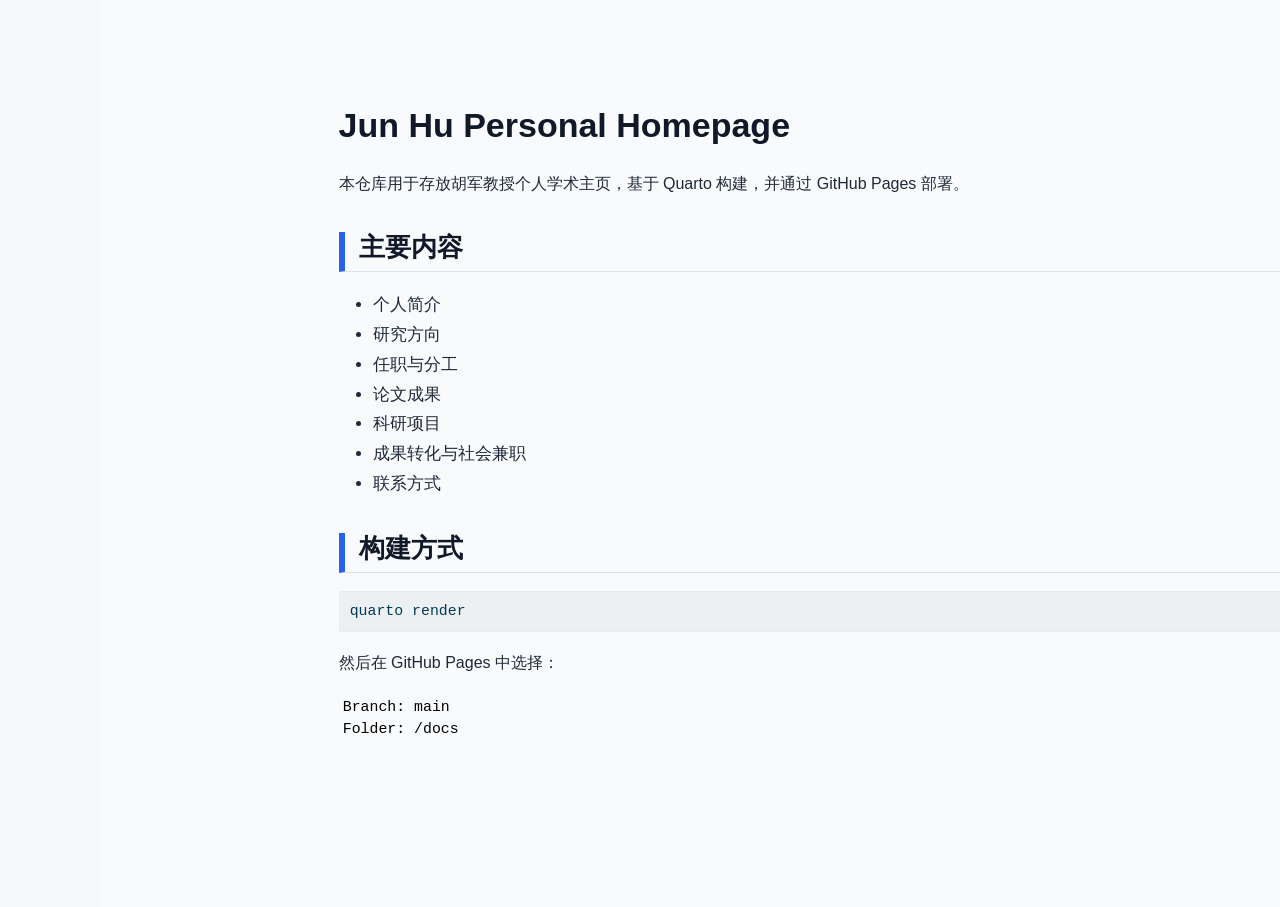
<file: docs/readme.html>
<!DOCTYPE html>
<html xmlns="http://www.w3.org/1999/xhtml" lang="en" xml:lang="en"><head>

<meta charset="utf-8">
<meta name="generator" content="quarto-1.9.38">

<meta name="viewport" content="width=device-width, initial-scale=1.0, user-scalable=yes">


<title>readme – Jun Hu</title>
<style>
/* Default styles provided by pandoc.
** See https://pandoc.org/MANUAL.html#variables-for-html for config info.
*/
code{white-space: pre-wrap;}
span.smallcaps{font-variant: small-caps;}
div.columns{display: flex; gap: min(4vw, 1.5em);}
div.column{flex: auto; overflow-x: auto;}
div.hanging-indent{margin-left: 1.5em; text-indent: -1.5em;}
ul.task-list{list-style: none;}
ul.task-list li input[type="checkbox"] {
  width: 0.8em;
  margin: 0 0.8em 0.2em -1em; /* quarto-specific, see https://github.com/quarto-dev/quarto-cli/issues/4556 */ 
  vertical-align: middle;
}
/* CSS for syntax highlighting */
html { -webkit-text-size-adjust: 100%; }
pre > code.sourceCode { white-space: pre; position: relative; }
pre > code.sourceCode > span { display: inline-block; line-height: 1.25; }
pre > code.sourceCode > span:empty { height: 1.2em; }
.sourceCode { overflow: visible; }
code.sourceCode > span { color: inherit; text-decoration: inherit; }
div.sourceCode { margin: 1em 0; }
pre.sourceCode { margin: 0; }
@media screen {
div.sourceCode { overflow: auto; }
}
@media print {
pre > code.sourceCode { white-space: pre-wrap; }
pre > code.sourceCode > span { text-indent: -5em; padding-left: 5em; }
}
pre.numberSource code
  { counter-reset: source-line 0; }
pre.numberSource code > span
  { position: relative; left: -4em; counter-increment: source-line; }
pre.numberSource code > span > a:first-child::before
  { content: counter(source-line);
    position: relative; left: -1em; text-align: right; vertical-align: baseline;
    border: none; display: inline-block;
    -webkit-touch-callout: none; -webkit-user-select: none;
    -khtml-user-select: none; -moz-user-select: none;
    -ms-user-select: none; user-select: none;
    padding: 0 4px; width: 4em;
  }
pre.numberSource { margin-left: 3em;  padding-left: 4px; }
div.sourceCode
  {   }
@media screen {
pre > code.sourceCode > span > a:first-child::before { text-decoration: underline; }
}
</style>


<script src="site_libs/quarto-nav/quarto-nav.js"></script>
<script src="site_libs/quarto-nav/headroom.min.js"></script>
<script src="site_libs/clipboard/clipboard.min.js"></script>
<script src="site_libs/quarto-search/autocomplete.umd.js"></script>
<script src="site_libs/quarto-search/fuse.min.js"></script>
<script src="site_libs/quarto-search/quarto-search.js"></script>
<meta name="quarto:offset" content="./">
<script src="site_libs/quarto-html/quarto.js" type="module"></script>
<script src="site_libs/quarto-html/tabsets/tabsets.js" type="module"></script>
<script src="site_libs/quarto-html/popper.min.js"></script>
<script src="site_libs/quarto-html/tippy.umd.min.js"></script>
<script src="site_libs/quarto-html/anchor.min.js"></script>
<link href="site_libs/quarto-html/tippy.css" rel="stylesheet">
<link href="site_libs/quarto-html/quarto-syntax-highlighting-15634bcf2e68342d4ad2dfa704d543f6.css" rel="stylesheet" id="quarto-text-highlighting-styles">
<script src="site_libs/bootstrap/bootstrap.min.js"></script>
<link href="site_libs/bootstrap/bootstrap-icons.css" rel="stylesheet">
<link href="site_libs/bootstrap/bootstrap-787e033c7b6f65c9dfccb6078e5d2d34.min.css" rel="stylesheet" append-hash="true" id="quarto-bootstrap" data-mode="light">
<script id="quarto-search-options" type="application/json">{
  "location": "sidebar",
  "copy-button": false,
  "collapse-after": 3,
  "panel-placement": "start",
  "type": "textbox",
  "limit": 50,
  "keyboard-shortcut": [
    "f",
    "/",
    "s"
  ],
  "show-item-context": false,
  "language": {
    "search-no-results-text": "No results",
    "search-matching-documents-text": "matching documents",
    "search-copy-link-title": "Copy link to search",
    "search-hide-matches-text": "Hide additional matches",
    "search-more-match-text": "more match in this document",
    "search-more-matches-text": "more matches in this document",
    "search-clear-button-title": "Clear",
    "search-text-placeholder": "",
    "search-detached-cancel-button-title": "Cancel",
    "search-submit-button-title": "Submit",
    "search-label": "Search"
  }
}</script>
<style>html{ scroll-behavior: smooth; }</style>


<link rel="stylesheet" href="styles.css">
</head>

<body class="fullcontent quarto-light">

<div id="quarto-search-results"></div>
<!-- content -->
<div id="quarto-content" class="quarto-container page-columns page-rows-contents page-layout-article">
<!-- sidebar -->
<!-- margin-sidebar -->
    
<!-- main -->
<main class="content" id="quarto-document-content"><header id="title-block-header" class="quarto-title-block"></header>




<section id="jun-hu-personal-homepage" class="level1">
<h1>Jun Hu Personal Homepage</h1>
<p>本仓库用于存放胡军教授个人学术主页，基于 Quarto 构建，并通过 GitHub Pages 部署。</p>
<section id="主要内容" class="level2">
<h2 class="anchored" data-anchor-id="主要内容">主要内容</h2>
<ul>
<li>个人简介</li>
<li>研究方向</li>
<li>任职与分工</li>
<li>论文成果</li>
<li>科研项目</li>
<li>成果转化与社会兼职</li>
<li>联系方式</li>
</ul>
</section>
<section id="构建方式" class="level2">
<h2 class="anchored" data-anchor-id="构建方式">构建方式</h2>
<div class="code-copy-outer-scaffold"><div class="sourceCode" id="cb1"><pre class="sourceCode bash code-with-copy"><code class="sourceCode bash"><span id="cb1-1"><a href="#cb1-1" aria-hidden="true" tabindex="-1"></a><span class="ex">quarto</span> render</span></code></pre></div><button title="Copy to Clipboard" class="code-copy-button"><i class="bi"></i></button></div>
<p>然后在 GitHub Pages 中选择：</p>
<pre class="text"><code>Branch: main
Folder: /docs</code></pre>


</section>
</section>

</main> <!-- /main -->
<script id="quarto-html-after-body" type="application/javascript">
  window.document.addEventListener("DOMContentLoaded", function (event) {
    const icon = "";
    const anchorJS = new window.AnchorJS();
    anchorJS.options = {
      placement: 'right',
      icon: icon
    };
    anchorJS.add('.anchored');
    const isCodeAnnotation = (el) => {
      for (const clz of el.classList) {
        if (clz.startsWith('code-annotation-')) {                     
          return true;
        }
      }
      return false;
    }
    const onCopySuccess = function(e) {
      // button target
      const button = e.trigger;
      // don't keep focus
      button.blur();
      // flash "checked"
      button.classList.add('code-copy-button-checked');
      var currentTitle = button.getAttribute("title");
      button.setAttribute("title", "Copied!");
      let tooltip;
      if (window.bootstrap) {
        button.setAttribute("data-bs-toggle", "tooltip");
        button.setAttribute("data-bs-placement", "left");
        button.setAttribute("data-bs-title", "Copied!");
        tooltip = new bootstrap.Tooltip(button, 
          { trigger: "manual", 
            customClass: "code-copy-button-tooltip",
            offset: [0, -8]});
        tooltip.show();    
      }
      setTimeout(function() {
        if (tooltip) {
          tooltip.hide();
          button.removeAttribute("data-bs-title");
          button.removeAttribute("data-bs-toggle");
          button.removeAttribute("data-bs-placement");
        }
        button.setAttribute("title", currentTitle);
        button.classList.remove('code-copy-button-checked');
      }, 1000);
      // clear code selection
      e.clearSelection();
    }
    const getTextToCopy = function(trigger) {
      const outerScaffold = trigger.parentElement.cloneNode(true);
      const codeEl = outerScaffold.querySelector('code');
      for (const childEl of codeEl.children) {
        if (isCodeAnnotation(childEl)) {
          childEl.remove();
        }
      }
      return codeEl.innerText;
    }
    const clipboard = new window.ClipboardJS('.code-copy-button:not([data-in-quarto-modal])', {
      text: getTextToCopy
    });
    clipboard.on('success', onCopySuccess);
    if (window.document.getElementById('quarto-embedded-source-code-modal')) {
      const clipboardModal = new window.ClipboardJS('.code-copy-button[data-in-quarto-modal]', {
        text: getTextToCopy,
        container: window.document.getElementById('quarto-embedded-source-code-modal')
      });
      clipboardModal.on('success', onCopySuccess);
    }
      var localhostRegex = new RegExp(/^(?:http|https):\/\/localhost\:?[0-9]*\//);
      var mailtoRegex = new RegExp(/^mailto:/);
        var filterRegex = new RegExp("https:\/\/lzp-lkd\.github\.io\/");
      var isInternal = (href) => {
          return filterRegex.test(href) || localhostRegex.test(href) || mailtoRegex.test(href);
      }
      // Inspect non-navigation links and adorn them if external
     var links = window.document.querySelectorAll('a[href]:not(.nav-link):not(.navbar-brand):not(.toc-action):not(.sidebar-link):not(.sidebar-item-toggle):not(.pagination-link):not(.no-external):not([aria-hidden]):not(.dropdown-item):not(.quarto-navigation-tool):not(.about-link)');
      for (var i=0; i<links.length; i++) {
        const link = links[i];
        if (!isInternal(link.href)) {
          // undo the damage that might have been done by quarto-nav.js in the case of
          // links that we want to consider external
          if (link.dataset.originalHref !== undefined) {
            link.href = link.dataset.originalHref;
          }
        }
      }
    function tippyHover(el, contentFn, onTriggerFn, onUntriggerFn) {
      const config = {
        allowHTML: true,
        maxWidth: 500,
        delay: 100,
        arrow: false,
        appendTo: function(el) {
            return el.parentElement;
        },
        interactive: true,
        interactiveBorder: 10,
        theme: 'quarto',
        placement: 'bottom-start',
      };
      if (contentFn) {
        config.content = contentFn;
      }
      if (onTriggerFn) {
        config.onTrigger = onTriggerFn;
      }
      if (onUntriggerFn) {
        config.onUntrigger = onUntriggerFn;
      }
      window.tippy(el, config); 
    }
    const noterefs = window.document.querySelectorAll('a[role="doc-noteref"]');
    for (var i=0; i<noterefs.length; i++) {
      const ref = noterefs[i];
      tippyHover(ref, function() {
        // use id or data attribute instead here
        let href = ref.getAttribute('data-footnote-href') || ref.getAttribute('href');
        try { href = new URL(href).hash; } catch {}
        const id = href.replace(/^#\/?/, "");
        const note = window.document.getElementById(id);
        if (note) {
          return note.innerHTML;
        } else {
          return "";
        }
      });
    }
    const xrefs = window.document.querySelectorAll('a.quarto-xref');
    const processXRef = (id, note) => {
      // Strip column container classes
      const stripColumnClz = (el) => {
        el.classList.remove("page-full", "page-columns");
        if (el.children) {
          for (const child of el.children) {
            stripColumnClz(child);
          }
        }
      }
      stripColumnClz(note)
      if (id === null || id.startsWith('sec-')) {
        // Special case sections, only their first couple elements
        const container = document.createElement("div");
        if (note.children && note.children.length > 2) {
          container.appendChild(note.children[0].cloneNode(true));
          for (let i = 1; i < note.children.length; i++) {
            const child = note.children[i];
            if (child.tagName === "P" && child.innerText === "") {
              continue;
            } else {
              container.appendChild(child.cloneNode(true));
              break;
            }
          }
          if (window.Quarto?.typesetMath) {
            window.Quarto.typesetMath(container);
          }
          return container.innerHTML
        } else {
          if (window.Quarto?.typesetMath) {
            window.Quarto.typesetMath(note);
          }
          return note.innerHTML;
        }
      } else {
        // Remove any anchor links if they are present
        const anchorLink = note.querySelector('a.anchorjs-link');
        if (anchorLink) {
          anchorLink.remove();
        }
        if (window.Quarto?.typesetMath) {
          window.Quarto.typesetMath(note);
        }
        if (note.classList.contains("callout")) {
          return note.outerHTML;
        } else {
          return note.innerHTML;
        }
      }
    }
    for (var i=0; i<xrefs.length; i++) {
      const xref = xrefs[i];
      tippyHover(xref, undefined, function(instance) {
        instance.disable();
        let url = xref.getAttribute('href');
        let hash = undefined; 
        if (url.startsWith('#')) {
          hash = url;
        } else {
          try { hash = new URL(url).hash; } catch {}
        }
        if (hash) {
          const id = hash.replace(/^#\/?/, "");
          const note = window.document.getElementById(id);
          if (note !== null) {
            try {
              const html = processXRef(id, note.cloneNode(true));
              instance.setContent(html);
            } finally {
              instance.enable();
              instance.show();
            }
          } else {
            // See if we can fetch this
            fetch(url.split('#')[0])
            .then(res => res.text())
            .then(html => {
              const parser = new DOMParser();
              const htmlDoc = parser.parseFromString(html, "text/html");
              const note = htmlDoc.getElementById(id);
              if (note !== null) {
                const html = processXRef(id, note);
                instance.setContent(html);
              } 
            }).finally(() => {
              instance.enable();
              instance.show();
            });
          }
        } else {
          // See if we can fetch a full url (with no hash to target)
          // This is a special case and we should probably do some content thinning / targeting
          fetch(url)
          .then(res => res.text())
          .then(html => {
            const parser = new DOMParser();
            const htmlDoc = parser.parseFromString(html, "text/html");
            const note = htmlDoc.querySelector('main.content');
            if (note !== null) {
              // This should only happen for chapter cross references
              // (since there is no id in the URL)
              // remove the first header
              if (note.children.length > 0 && note.children[0].tagName === "HEADER") {
                note.children[0].remove();
              }
              const html = processXRef(null, note);
              instance.setContent(html);
            } 
          }).finally(() => {
            instance.enable();
            instance.show();
          });
        }
      }, function(instance) {
      });
    }
        let selectedAnnoteEl;
        const selectorForAnnotation = ( cell, annotation) => {
          let cellAttr = 'data-code-cell="' + cell + '"';
          let lineAttr = 'data-code-annotation="' +  annotation + '"';
          const selector = 'span[' + cellAttr + '][' + lineAttr + ']';
          return selector;
        }
        const selectCodeLines = (annoteEl) => {
          const doc = window.document;
          const targetCell = annoteEl.getAttribute("data-target-cell");
          const targetAnnotation = annoteEl.getAttribute("data-target-annotation");
          const annoteSpan = window.document.querySelector(selectorForAnnotation(targetCell, targetAnnotation));
          const lines = annoteSpan.getAttribute("data-code-lines").split(",");
          const lineIds = lines.map((line) => {
            return targetCell + "-" + line;
          })
          let top = null;
          let height = null;
          let parent = null;
          if (lineIds.length > 0) {
              //compute the position of the single el (top and bottom and make a div)
              const el = window.document.getElementById(lineIds[0]);
              top = el.offsetTop;
              height = el.offsetHeight;
              parent = el.parentElement.parentElement;
            if (lineIds.length > 1) {
              const lastEl = window.document.getElementById(lineIds[lineIds.length - 1]);
              const bottom = lastEl.offsetTop + lastEl.offsetHeight;
              height = bottom - top;
            }
            if (top !== null && height !== null && parent !== null) {
              // cook up a div (if necessary) and position it 
              let div = window.document.getElementById("code-annotation-line-highlight");
              if (div === null) {
                div = window.document.createElement("div");
                div.setAttribute("id", "code-annotation-line-highlight");
                div.style.position = 'absolute';
                parent.appendChild(div);
              }
              div.style.top = top - 2 + "px";
              div.style.height = height + 4 + "px";
              div.style.left = 0;
              let gutterDiv = window.document.getElementById("code-annotation-line-highlight-gutter");
              if (gutterDiv === null) {
                gutterDiv = window.document.createElement("div");
                gutterDiv.setAttribute("id", "code-annotation-line-highlight-gutter");
                gutterDiv.style.position = 'absolute';
                const codeCell = window.document.getElementById(targetCell);
                const gutter = codeCell.querySelector('.code-annotation-gutter');
                gutter.appendChild(gutterDiv);
              }
              gutterDiv.style.top = top - 2 + "px";
              gutterDiv.style.height = height + 4 + "px";
            }
            selectedAnnoteEl = annoteEl;
          }
        };
        const unselectCodeLines = () => {
          const elementsIds = ["code-annotation-line-highlight", "code-annotation-line-highlight-gutter"];
          elementsIds.forEach((elId) => {
            const div = window.document.getElementById(elId);
            if (div) {
              div.remove();
            }
          });
          selectedAnnoteEl = undefined;
        };
          // Handle positioning of the toggle
      window.addEventListener(
        "resize",
        throttle(() => {
          elRect = undefined;
          if (selectedAnnoteEl) {
            selectCodeLines(selectedAnnoteEl);
          }
        }, 10)
      );
      function throttle(fn, ms) {
      let throttle = false;
      let timer;
        return (...args) => {
          if(!throttle) { // first call gets through
              fn.apply(this, args);
              throttle = true;
          } else { // all the others get throttled
              if(timer) clearTimeout(timer); // cancel #2
              timer = setTimeout(() => {
                fn.apply(this, args);
                timer = throttle = false;
              }, ms);
          }
        };
      }
        // Attach click handler to the DT
        const annoteDls = window.document.querySelectorAll('dt[data-target-cell]');
        for (const annoteDlNode of annoteDls) {
          annoteDlNode.addEventListener('click', (event) => {
            const clickedEl = event.target;
            if (clickedEl !== selectedAnnoteEl) {
              unselectCodeLines();
              const activeEl = window.document.querySelector('dt[data-target-cell].code-annotation-active');
              if (activeEl) {
                activeEl.classList.remove('code-annotation-active');
              }
              selectCodeLines(clickedEl);
              clickedEl.classList.add('code-annotation-active');
            } else {
              // Unselect the line
              unselectCodeLines();
              clickedEl.classList.remove('code-annotation-active');
            }
          });
        }
    const findCites = (el) => {
      const parentEl = el.parentElement;
      if (parentEl) {
        const cites = parentEl.dataset.cites;
        if (cites) {
          return {
            el,
            cites: cites.split(' ')
          };
        } else {
          return findCites(el.parentElement)
        }
      } else {
        return undefined;
      }
    };
    var bibliorefs = window.document.querySelectorAll('a[role="doc-biblioref"]');
    for (var i=0; i<bibliorefs.length; i++) {
      const ref = bibliorefs[i];
      const citeInfo = findCites(ref);
      if (citeInfo) {
        tippyHover(citeInfo.el, function() {
          var popup = window.document.createElement('div');
          citeInfo.cites.forEach(function(cite) {
            var citeDiv = window.document.createElement('div');
            citeDiv.classList.add('hanging-indent');
            citeDiv.classList.add('csl-entry');
            var biblioDiv = window.document.getElementById('ref-' + cite);
            if (biblioDiv) {
              citeDiv.innerHTML = biblioDiv.innerHTML;
            }
            popup.appendChild(citeDiv);
          });
          return popup.innerHTML;
        });
      }
    }
  });
  </script>
</div> <!-- /content -->




<script src="site_libs/quarto-html/zenscroll-min.js"></script>
</body></html>
</file>
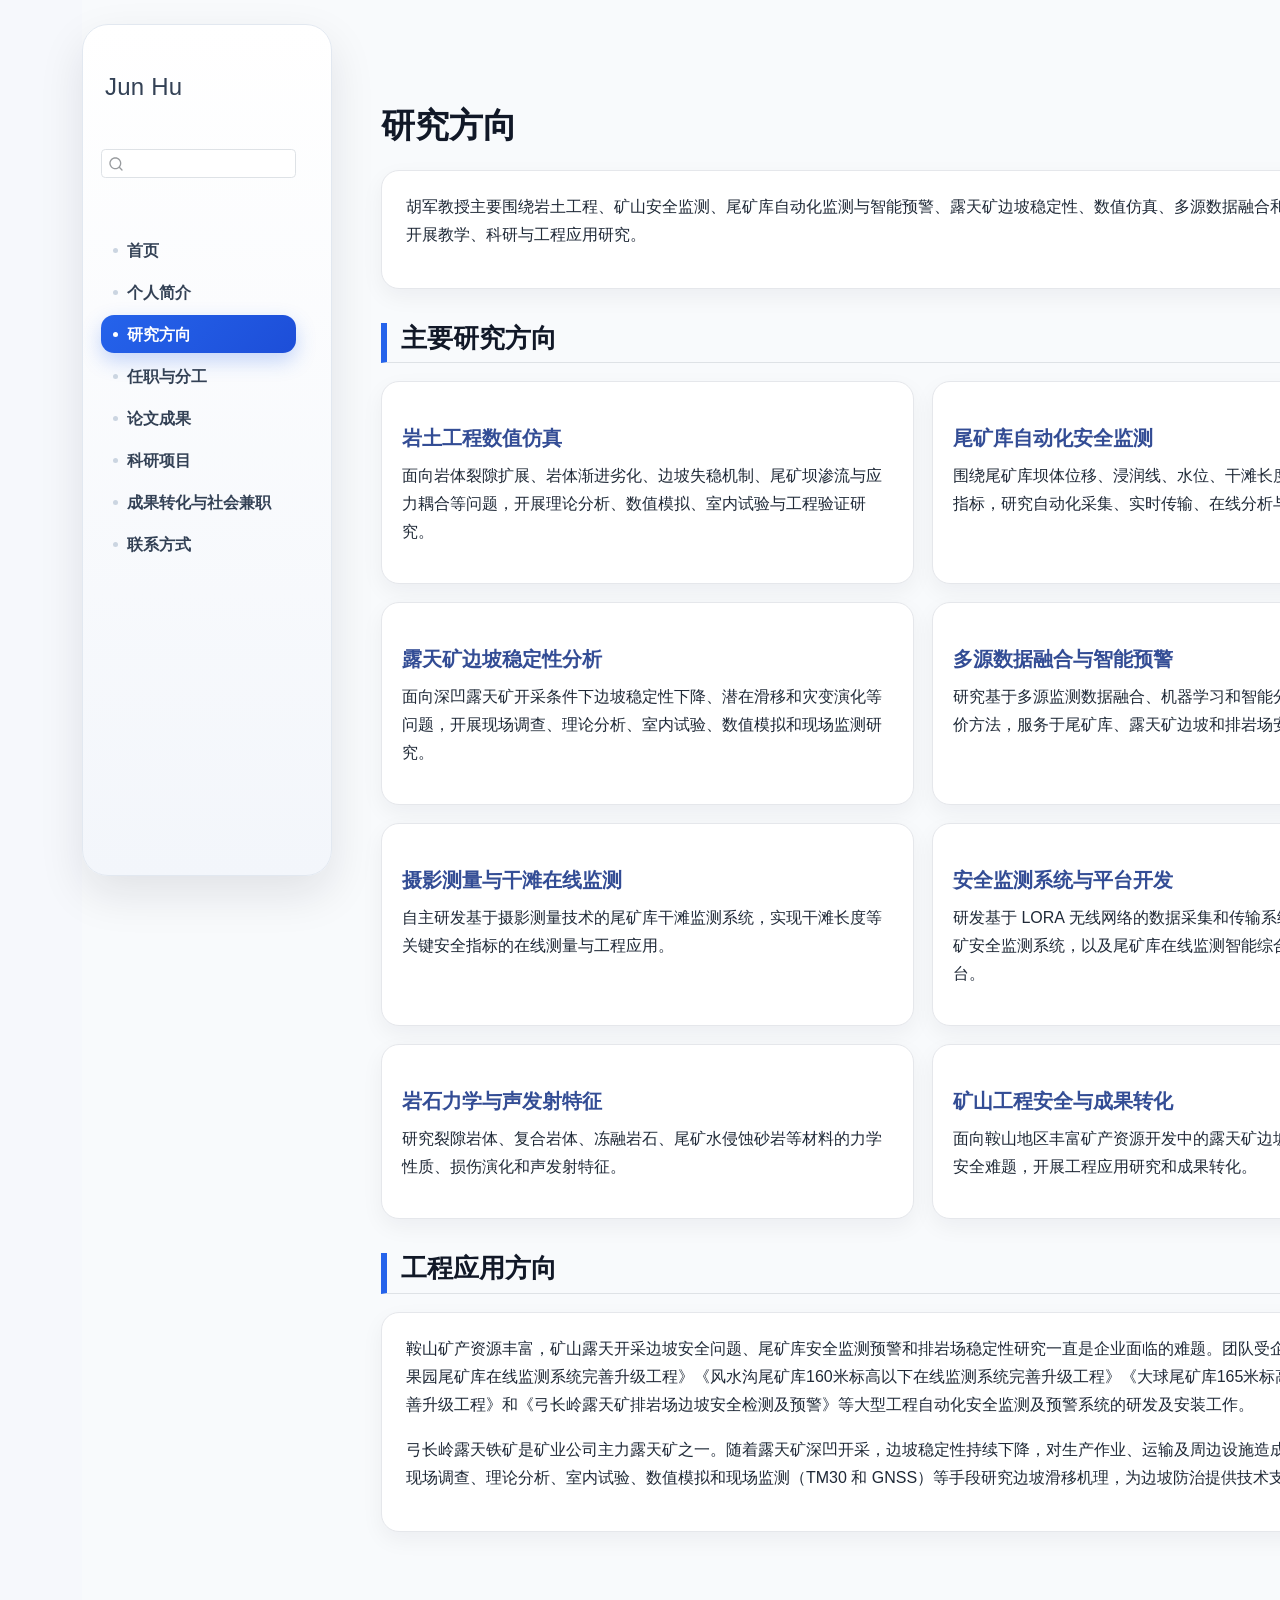
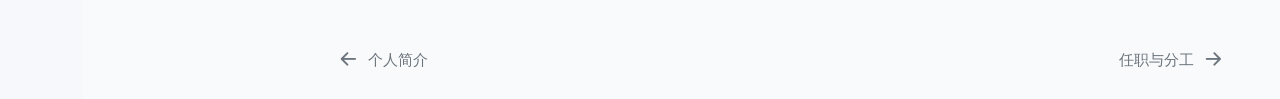
<file: docs/research.html>
<!DOCTYPE html>
<html xmlns="http://www.w3.org/1999/xhtml" lang="en" xml:lang="en"><head>

<meta charset="utf-8">
<meta name="generator" content="quarto-1.9.38">

<meta name="viewport" content="width=device-width, initial-scale=1.0, user-scalable=yes">


<title>研究方向 – Jun Hu</title>
<style>
/* Default styles provided by pandoc.
** See https://pandoc.org/MANUAL.html#variables-for-html for config info.
*/
code{white-space: pre-wrap;}
span.smallcaps{font-variant: small-caps;}
div.columns{display: flex; gap: min(4vw, 1.5em);}
div.column{flex: auto; overflow-x: auto;}
div.hanging-indent{margin-left: 1.5em; text-indent: -1.5em;}
ul.task-list{list-style: none;}
ul.task-list li input[type="checkbox"] {
  width: 0.8em;
  margin: 0 0.8em 0.2em -1em; /* quarto-specific, see https://github.com/quarto-dev/quarto-cli/issues/4556 */ 
  vertical-align: middle;
}
</style>


<script src="site_libs/quarto-nav/quarto-nav.js"></script>
<script src="site_libs/quarto-nav/headroom.min.js"></script>
<script src="site_libs/clipboard/clipboard.min.js"></script>
<script src="site_libs/quarto-search/autocomplete.umd.js"></script>
<script src="site_libs/quarto-search/fuse.min.js"></script>
<script src="site_libs/quarto-search/quarto-search.js"></script>
<meta name="quarto:offset" content="./">
<link href="./education.html" rel="next">
<link href="./about.html" rel="prev">
<script src="site_libs/quarto-html/quarto.js" type="module"></script>
<script src="site_libs/quarto-html/tabsets/tabsets.js" type="module"></script>
<script src="site_libs/quarto-html/popper.min.js"></script>
<script src="site_libs/quarto-html/tippy.umd.min.js"></script>
<script src="site_libs/quarto-html/anchor.min.js"></script>
<link href="site_libs/quarto-html/tippy.css" rel="stylesheet">
<link href="site_libs/quarto-html/quarto-syntax-highlighting-15634bcf2e68342d4ad2dfa704d543f6.css" rel="stylesheet" id="quarto-text-highlighting-styles">
<script src="site_libs/bootstrap/bootstrap.min.js"></script>
<link href="site_libs/bootstrap/bootstrap-icons.css" rel="stylesheet">
<link href="site_libs/bootstrap/bootstrap-787e033c7b6f65c9dfccb6078e5d2d34.min.css" rel="stylesheet" append-hash="true" id="quarto-bootstrap" data-mode="light">
<script id="quarto-search-options" type="application/json">{
  "location": "sidebar",
  "copy-button": false,
  "collapse-after": 3,
  "panel-placement": "start",
  "type": "textbox",
  "limit": 50,
  "keyboard-shortcut": [
    "f",
    "/",
    "s"
  ],
  "show-item-context": false,
  "language": {
    "search-no-results-text": "No results",
    "search-matching-documents-text": "matching documents",
    "search-copy-link-title": "Copy link to search",
    "search-hide-matches-text": "Hide additional matches",
    "search-more-match-text": "more match in this document",
    "search-more-matches-text": "more matches in this document",
    "search-clear-button-title": "Clear",
    "search-text-placeholder": "",
    "search-detached-cancel-button-title": "Cancel",
    "search-submit-button-title": "Submit",
    "search-label": "Search"
  }
}</script>
<style>html{ scroll-behavior: smooth; }</style>


<link rel="stylesheet" href="styles.css">
</head>

<body class="nav-sidebar docked fullcontent quarto-light">

<div id="quarto-search-results"></div>
  <header id="quarto-header" class="headroom fixed-top">
  <nav class="quarto-secondary-nav">
    <div class="container-fluid d-flex">
      <button type="button" class="quarto-btn-toggle btn" data-bs-toggle="collapse" role="button" data-bs-target=".quarto-sidebar-collapse-item" aria-controls="quarto-sidebar" aria-expanded="false" aria-label="Toggle sidebar navigation" onclick="if (window.quartoToggleHeadroom) { window.quartoToggleHeadroom(); }">
        <i class="bi bi-layout-text-sidebar-reverse"></i>
      </button>
        <nav class="quarto-page-breadcrumbs" aria-label="breadcrumb"><ol class="breadcrumb"><li class="breadcrumb-item"><a href="./research.html">研究方向</a></li></ol></nav>
        <a class="flex-grow-1" role="navigation" data-bs-toggle="collapse" data-bs-target=".quarto-sidebar-collapse-item" aria-controls="quarto-sidebar" aria-expanded="false" aria-label="Toggle sidebar navigation" onclick="if (window.quartoToggleHeadroom) { window.quartoToggleHeadroom(); }">      
        </a>
      <button type="button" class="btn quarto-search-button" aria-label="Search" onclick="window.quartoOpenSearch();">
        <i class="bi bi-search"></i>
      </button>
    </div>
  </nav>
</header>
<!-- content -->
<div id="quarto-content" class="quarto-container page-columns page-rows-contents page-layout-article">
<!-- sidebar -->
  <nav id="quarto-sidebar" class="sidebar collapse collapse-horizontal quarto-sidebar-collapse-item sidebar-navigation docked overflow-auto">
    <div class="pt-lg-2 mt-2 text-left sidebar-header">
    <div class="sidebar-title mb-0 py-0">
      <a href="./">Jun Hu</a> 
    </div>
      </div>
        <div class="mt-2 flex-shrink-0 align-items-center">
        <div class="sidebar-search">
        <div id="quarto-search" class="" title="Search"></div>
        </div>
        </div>
    <div class="sidebar-menu-container"> 
    <ul class="list-unstyled mt-1">
        <li class="sidebar-item">
  <div class="sidebar-item-container"> 
  <a href="./index.html" class="sidebar-item-text sidebar-link">
 <span class="menu-text">首页</span></a>
  </div>
</li>
        <li class="sidebar-item">
  <div class="sidebar-item-container"> 
  <a href="./about.html" class="sidebar-item-text sidebar-link">
 <span class="menu-text">个人简介</span></a>
  </div>
</li>
        <li class="sidebar-item">
  <div class="sidebar-item-container"> 
  <a href="./research.html" class="sidebar-item-text sidebar-link active">
 <span class="menu-text">研究方向</span></a>
  </div>
</li>
        <li class="sidebar-item">
  <div class="sidebar-item-container"> 
  <a href="./education.html" class="sidebar-item-text sidebar-link">
 <span class="menu-text">任职与分工</span></a>
  </div>
</li>
        <li class="sidebar-item">
  <div class="sidebar-item-container"> 
  <a href="./publications.html" class="sidebar-item-text sidebar-link">
 <span class="menu-text">论文成果</span></a>
  </div>
</li>
        <li class="sidebar-item">
  <div class="sidebar-item-container"> 
  <a href="./projects.html" class="sidebar-item-text sidebar-link">
 <span class="menu-text">科研项目</span></a>
  </div>
</li>
        <li class="sidebar-item">
  <div class="sidebar-item-container"> 
  <a href="./service.html" class="sidebar-item-text sidebar-link">
 <span class="menu-text">成果转化与社会兼职</span></a>
  </div>
</li>
        <li class="sidebar-item">
  <div class="sidebar-item-container"> 
  <a href="./contact.html" class="sidebar-item-text sidebar-link">
 <span class="menu-text">联系方式</span></a>
  </div>
</li>
    </ul>
    </div>
</nav>
<div id="quarto-sidebar-glass" class="quarto-sidebar-collapse-item" data-bs-toggle="collapse" data-bs-target=".quarto-sidebar-collapse-item"></div>
<!-- margin-sidebar -->
    
<!-- main -->
<main class="content" id="quarto-document-content">

<header id="title-block-header" class="quarto-title-block default">
<div class="quarto-title">
<h1 class="title">研究方向</h1>
</div>



<div class="quarto-title-meta">

    
  
    
  </div>
  


</header>


<section id="研究方向" class="level1">
<h1>研究方向</h1>
<div class="content-card">
<p>胡军教授主要围绕岩土工程、矿山安全监测、尾矿库自动化监测与智能预警、露天矿边坡稳定性、数值仿真、多源数据融合和工程安全评价等方向开展教学、科研与工程应用研究。</p>
</div>
<section id="主要研究方向" class="level2">
<h2 class="anchored" data-anchor-id="主要研究方向">主要研究方向</h2>
<div class="research-grid">
<section id="岩土工程数值仿真" class="level3 research-card">
<h3 class="anchored" data-anchor-id="岩土工程数值仿真">岩土工程数值仿真</h3>
<p>面向岩体裂隙扩展、岩体渐进劣化、边坡失稳机制、尾矿坝渗流与应力耦合等问题，开展理论分析、数值模拟、室内试验与工程验证研究。</p>
</section>
<section id="尾矿库自动化安全监测" class="level3 research-card">
<h3 class="anchored" data-anchor-id="尾矿库自动化安全监测">尾矿库自动化安全监测</h3>
<p>围绕尾矿库坝体位移、浸润线、水位、干滩长度、坝体稳定性等关键指标，研究自动化采集、实时传输、在线分析与安全预警技术。</p>
</section>
<section id="露天矿边坡稳定性分析" class="level3 research-card">
<h3 class="anchored" data-anchor-id="露天矿边坡稳定性分析">露天矿边坡稳定性分析</h3>
<p>面向深凹露天矿开采条件下边坡稳定性下降、潜在滑移和灾变演化等问题，开展现场调查、理论分析、室内试验、数值模拟和现场监测研究。</p>
</section>
<section id="多源数据融合与智能预警" class="level3 research-card">
<h3 class="anchored" data-anchor-id="多源数据融合与智能预警">多源数据融合与智能预警</h3>
<p>研究基于多源监测数据融合、机器学习和智能分析的矿山工程安全评价方法，服务于尾矿库、露天矿边坡和排岩场安全预警。</p>
</section>
<section id="摄影测量与干滩在线监测" class="level3 research-card">
<h3 class="anchored" data-anchor-id="摄影测量与干滩在线监测">摄影测量与干滩在线监测</h3>
<p>自主研发基于摄影测量技术的尾矿库干滩监测系统，实现干滩长度等关键安全指标的在线测量与工程应用。</p>
</section>
<section id="安全监测系统与平台开发" class="level3 research-card">
<h3 class="anchored" data-anchor-id="安全监测系统与平台开发">安全监测系统与平台开发</h3>
<p>研发基于 LORA 无线网络的数据采集和传输系统、基于 B/S 架构的尾矿安全监测系统，以及尾矿库在线监测智能综合监控预警一体化平台。</p>
</section>
<section id="岩石力学与声发射特征" class="level3 research-card">
<h3 class="anchored" data-anchor-id="岩石力学与声发射特征">岩石力学与声发射特征</h3>
<p>研究裂隙岩体、复合岩体、冻融岩石、尾矿水侵蚀砂岩等材料的力学性质、损伤演化和声发射特征。</p>
</section>
<section id="矿山工程安全与成果转化" class="level3 research-card">
<h3 class="anchored" data-anchor-id="矿山工程安全与成果转化">矿山工程安全与成果转化</h3>
<p>面向鞍山地区丰富矿产资源开发中的露天矿边坡、尾矿库、排岩场等安全难题，开展工程应用研究和成果转化。</p>
</section>
</div>
</section>
<section id="工程应用方向" class="level2">
<h2 class="anchored" data-anchor-id="工程应用方向">工程应用方向</h2>
<div class="content-card">
<p>鞍山矿产资源丰富，矿山露天开采边坡安全问题、尾矿库安全监测预警和排岩场稳定性研究一直是企业面临的难题。团队受企业委托，完成了《西果园尾矿库在线监测系统完善升级工程》《风水沟尾矿库160米标高以下在线监测系统完善升级工程》《大球尾矿库165米标高以下在线监测系统完善升级工程》和《弓长岭露天矿排岩场边坡安全检测及预警》等大型工程自动化安全监测及预警系统的研发及安装工作。</p>
<p>弓长岭露天铁矿是矿业公司主力露天矿之一。随着露天矿深凹开采，边坡稳定性持续下降，对生产作业、运输及周边设施造成威胁。相关研究通过现场调查、理论分析、室内试验、数值模拟和现场监测（TM30 和 GNSS）等手段研究边坡滑移机理，为边坡防治提供技术支撑。</p>
</div>


</section>
</section>

</main> <!-- /main -->
<script id="quarto-html-after-body" type="application/javascript">
  window.document.addEventListener("DOMContentLoaded", function (event) {
    const icon = "";
    const anchorJS = new window.AnchorJS();
    anchorJS.options = {
      placement: 'right',
      icon: icon
    };
    anchorJS.add('.anchored');
    const isCodeAnnotation = (el) => {
      for (const clz of el.classList) {
        if (clz.startsWith('code-annotation-')) {                     
          return true;
        }
      }
      return false;
    }
    const onCopySuccess = function(e) {
      // button target
      const button = e.trigger;
      // don't keep focus
      button.blur();
      // flash "checked"
      button.classList.add('code-copy-button-checked');
      var currentTitle = button.getAttribute("title");
      button.setAttribute("title", "Copied!");
      let tooltip;
      if (window.bootstrap) {
        button.setAttribute("data-bs-toggle", "tooltip");
        button.setAttribute("data-bs-placement", "left");
        button.setAttribute("data-bs-title", "Copied!");
        tooltip = new bootstrap.Tooltip(button, 
          { trigger: "manual", 
            customClass: "code-copy-button-tooltip",
            offset: [0, -8]});
        tooltip.show();    
      }
      setTimeout(function() {
        if (tooltip) {
          tooltip.hide();
          button.removeAttribute("data-bs-title");
          button.removeAttribute("data-bs-toggle");
          button.removeAttribute("data-bs-placement");
        }
        button.setAttribute("title", currentTitle);
        button.classList.remove('code-copy-button-checked');
      }, 1000);
      // clear code selection
      e.clearSelection();
    }
    const getTextToCopy = function(trigger) {
      const outerScaffold = trigger.parentElement.cloneNode(true);
      const codeEl = outerScaffold.querySelector('code');
      for (const childEl of codeEl.children) {
        if (isCodeAnnotation(childEl)) {
          childEl.remove();
        }
      }
      return codeEl.innerText;
    }
    const clipboard = new window.ClipboardJS('.code-copy-button:not([data-in-quarto-modal])', {
      text: getTextToCopy
    });
    clipboard.on('success', onCopySuccess);
    if (window.document.getElementById('quarto-embedded-source-code-modal')) {
      const clipboardModal = new window.ClipboardJS('.code-copy-button[data-in-quarto-modal]', {
        text: getTextToCopy,
        container: window.document.getElementById('quarto-embedded-source-code-modal')
      });
      clipboardModal.on('success', onCopySuccess);
    }
      var localhostRegex = new RegExp(/^(?:http|https):\/\/localhost\:?[0-9]*\//);
      var mailtoRegex = new RegExp(/^mailto:/);
        var filterRegex = new RegExp("https:\/\/lzp-lkd\.github\.io\/");
      var isInternal = (href) => {
          return filterRegex.test(href) || localhostRegex.test(href) || mailtoRegex.test(href);
      }
      // Inspect non-navigation links and adorn them if external
     var links = window.document.querySelectorAll('a[href]:not(.nav-link):not(.navbar-brand):not(.toc-action):not(.sidebar-link):not(.sidebar-item-toggle):not(.pagination-link):not(.no-external):not([aria-hidden]):not(.dropdown-item):not(.quarto-navigation-tool):not(.about-link)');
      for (var i=0; i<links.length; i++) {
        const link = links[i];
        if (!isInternal(link.href)) {
          // undo the damage that might have been done by quarto-nav.js in the case of
          // links that we want to consider external
          if (link.dataset.originalHref !== undefined) {
            link.href = link.dataset.originalHref;
          }
        }
      }
    function tippyHover(el, contentFn, onTriggerFn, onUntriggerFn) {
      const config = {
        allowHTML: true,
        maxWidth: 500,
        delay: 100,
        arrow: false,
        appendTo: function(el) {
            return el.parentElement;
        },
        interactive: true,
        interactiveBorder: 10,
        theme: 'quarto',
        placement: 'bottom-start',
      };
      if (contentFn) {
        config.content = contentFn;
      }
      if (onTriggerFn) {
        config.onTrigger = onTriggerFn;
      }
      if (onUntriggerFn) {
        config.onUntrigger = onUntriggerFn;
      }
      window.tippy(el, config); 
    }
    const noterefs = window.document.querySelectorAll('a[role="doc-noteref"]');
    for (var i=0; i<noterefs.length; i++) {
      const ref = noterefs[i];
      tippyHover(ref, function() {
        // use id or data attribute instead here
        let href = ref.getAttribute('data-footnote-href') || ref.getAttribute('href');
        try { href = new URL(href).hash; } catch {}
        const id = href.replace(/^#\/?/, "");
        const note = window.document.getElementById(id);
        if (note) {
          return note.innerHTML;
        } else {
          return "";
        }
      });
    }
    const xrefs = window.document.querySelectorAll('a.quarto-xref');
    const processXRef = (id, note) => {
      // Strip column container classes
      const stripColumnClz = (el) => {
        el.classList.remove("page-full", "page-columns");
        if (el.children) {
          for (const child of el.children) {
            stripColumnClz(child);
          }
        }
      }
      stripColumnClz(note)
      if (id === null || id.startsWith('sec-')) {
        // Special case sections, only their first couple elements
        const container = document.createElement("div");
        if (note.children && note.children.length > 2) {
          container.appendChild(note.children[0].cloneNode(true));
          for (let i = 1; i < note.children.length; i++) {
            const child = note.children[i];
            if (child.tagName === "P" && child.innerText === "") {
              continue;
            } else {
              container.appendChild(child.cloneNode(true));
              break;
            }
          }
          if (window.Quarto?.typesetMath) {
            window.Quarto.typesetMath(container);
          }
          return container.innerHTML
        } else {
          if (window.Quarto?.typesetMath) {
            window.Quarto.typesetMath(note);
          }
          return note.innerHTML;
        }
      } else {
        // Remove any anchor links if they are present
        const anchorLink = note.querySelector('a.anchorjs-link');
        if (anchorLink) {
          anchorLink.remove();
        }
        if (window.Quarto?.typesetMath) {
          window.Quarto.typesetMath(note);
        }
        if (note.classList.contains("callout")) {
          return note.outerHTML;
        } else {
          return note.innerHTML;
        }
      }
    }
    for (var i=0; i<xrefs.length; i++) {
      const xref = xrefs[i];
      tippyHover(xref, undefined, function(instance) {
        instance.disable();
        let url = xref.getAttribute('href');
        let hash = undefined; 
        if (url.startsWith('#')) {
          hash = url;
        } else {
          try { hash = new URL(url).hash; } catch {}
        }
        if (hash) {
          const id = hash.replace(/^#\/?/, "");
          const note = window.document.getElementById(id);
          if (note !== null) {
            try {
              const html = processXRef(id, note.cloneNode(true));
              instance.setContent(html);
            } finally {
              instance.enable();
              instance.show();
            }
          } else {
            // See if we can fetch this
            fetch(url.split('#')[0])
            .then(res => res.text())
            .then(html => {
              const parser = new DOMParser();
              const htmlDoc = parser.parseFromString(html, "text/html");
              const note = htmlDoc.getElementById(id);
              if (note !== null) {
                const html = processXRef(id, note);
                instance.setContent(html);
              } 
            }).finally(() => {
              instance.enable();
              instance.show();
            });
          }
        } else {
          // See if we can fetch a full url (with no hash to target)
          // This is a special case and we should probably do some content thinning / targeting
          fetch(url)
          .then(res => res.text())
          .then(html => {
            const parser = new DOMParser();
            const htmlDoc = parser.parseFromString(html, "text/html");
            const note = htmlDoc.querySelector('main.content');
            if (note !== null) {
              // This should only happen for chapter cross references
              // (since there is no id in the URL)
              // remove the first header
              if (note.children.length > 0 && note.children[0].tagName === "HEADER") {
                note.children[0].remove();
              }
              const html = processXRef(null, note);
              instance.setContent(html);
            } 
          }).finally(() => {
            instance.enable();
            instance.show();
          });
        }
      }, function(instance) {
      });
    }
        let selectedAnnoteEl;
        const selectorForAnnotation = ( cell, annotation) => {
          let cellAttr = 'data-code-cell="' + cell + '"';
          let lineAttr = 'data-code-annotation="' +  annotation + '"';
          const selector = 'span[' + cellAttr + '][' + lineAttr + ']';
          return selector;
        }
        const selectCodeLines = (annoteEl) => {
          const doc = window.document;
          const targetCell = annoteEl.getAttribute("data-target-cell");
          const targetAnnotation = annoteEl.getAttribute("data-target-annotation");
          const annoteSpan = window.document.querySelector(selectorForAnnotation(targetCell, targetAnnotation));
          const lines = annoteSpan.getAttribute("data-code-lines").split(",");
          const lineIds = lines.map((line) => {
            return targetCell + "-" + line;
          })
          let top = null;
          let height = null;
          let parent = null;
          if (lineIds.length > 0) {
              //compute the position of the single el (top and bottom and make a div)
              const el = window.document.getElementById(lineIds[0]);
              top = el.offsetTop;
              height = el.offsetHeight;
              parent = el.parentElement.parentElement;
            if (lineIds.length > 1) {
              const lastEl = window.document.getElementById(lineIds[lineIds.length - 1]);
              const bottom = lastEl.offsetTop + lastEl.offsetHeight;
              height = bottom - top;
            }
            if (top !== null && height !== null && parent !== null) {
              // cook up a div (if necessary) and position it 
              let div = window.document.getElementById("code-annotation-line-highlight");
              if (div === null) {
                div = window.document.createElement("div");
                div.setAttribute("id", "code-annotation-line-highlight");
                div.style.position = 'absolute';
                parent.appendChild(div);
              }
              div.style.top = top - 2 + "px";
              div.style.height = height + 4 + "px";
              div.style.left = 0;
              let gutterDiv = window.document.getElementById("code-annotation-line-highlight-gutter");
              if (gutterDiv === null) {
                gutterDiv = window.document.createElement("div");
                gutterDiv.setAttribute("id", "code-annotation-line-highlight-gutter");
                gutterDiv.style.position = 'absolute';
                const codeCell = window.document.getElementById(targetCell);
                const gutter = codeCell.querySelector('.code-annotation-gutter');
                gutter.appendChild(gutterDiv);
              }
              gutterDiv.style.top = top - 2 + "px";
              gutterDiv.style.height = height + 4 + "px";
            }
            selectedAnnoteEl = annoteEl;
          }
        };
        const unselectCodeLines = () => {
          const elementsIds = ["code-annotation-line-highlight", "code-annotation-line-highlight-gutter"];
          elementsIds.forEach((elId) => {
            const div = window.document.getElementById(elId);
            if (div) {
              div.remove();
            }
          });
          selectedAnnoteEl = undefined;
        };
          // Handle positioning of the toggle
      window.addEventListener(
        "resize",
        throttle(() => {
          elRect = undefined;
          if (selectedAnnoteEl) {
            selectCodeLines(selectedAnnoteEl);
          }
        }, 10)
      );
      function throttle(fn, ms) {
      let throttle = false;
      let timer;
        return (...args) => {
          if(!throttle) { // first call gets through
              fn.apply(this, args);
              throttle = true;
          } else { // all the others get throttled
              if(timer) clearTimeout(timer); // cancel #2
              timer = setTimeout(() => {
                fn.apply(this, args);
                timer = throttle = false;
              }, ms);
          }
        };
      }
        // Attach click handler to the DT
        const annoteDls = window.document.querySelectorAll('dt[data-target-cell]');
        for (const annoteDlNode of annoteDls) {
          annoteDlNode.addEventListener('click', (event) => {
            const clickedEl = event.target;
            if (clickedEl !== selectedAnnoteEl) {
              unselectCodeLines();
              const activeEl = window.document.querySelector('dt[data-target-cell].code-annotation-active');
              if (activeEl) {
                activeEl.classList.remove('code-annotation-active');
              }
              selectCodeLines(clickedEl);
              clickedEl.classList.add('code-annotation-active');
            } else {
              // Unselect the line
              unselectCodeLines();
              clickedEl.classList.remove('code-annotation-active');
            }
          });
        }
    const findCites = (el) => {
      const parentEl = el.parentElement;
      if (parentEl) {
        const cites = parentEl.dataset.cites;
        if (cites) {
          return {
            el,
            cites: cites.split(' ')
          };
        } else {
          return findCites(el.parentElement)
        }
      } else {
        return undefined;
      }
    };
    var bibliorefs = window.document.querySelectorAll('a[role="doc-biblioref"]');
    for (var i=0; i<bibliorefs.length; i++) {
      const ref = bibliorefs[i];
      const citeInfo = findCites(ref);
      if (citeInfo) {
        tippyHover(citeInfo.el, function() {
          var popup = window.document.createElement('div');
          citeInfo.cites.forEach(function(cite) {
            var citeDiv = window.document.createElement('div');
            citeDiv.classList.add('hanging-indent');
            citeDiv.classList.add('csl-entry');
            var biblioDiv = window.document.getElementById('ref-' + cite);
            if (biblioDiv) {
              citeDiv.innerHTML = biblioDiv.innerHTML;
            }
            popup.appendChild(citeDiv);
          });
          return popup.innerHTML;
        });
      }
    }
  });
  </script>
<nav class="page-navigation">
  <div class="nav-page nav-page-previous">
      <a href="./about.html" class="pagination-link" aria-label="个人简介">
        <i class="bi bi-arrow-left-short"></i> <span class="nav-page-text">个人简介</span>
      </a>          
  </div>
  <div class="nav-page nav-page-next">
      <a href="./education.html" class="pagination-link" aria-label="任职与分工">
        <span class="nav-page-text">任职与分工</span> <i class="bi bi-arrow-right-short"></i>
      </a>
  </div>
</nav>
</div> <!-- /content -->




<script src="site_libs/quarto-html/zenscroll-min.js"></script>
</body></html>
</file>
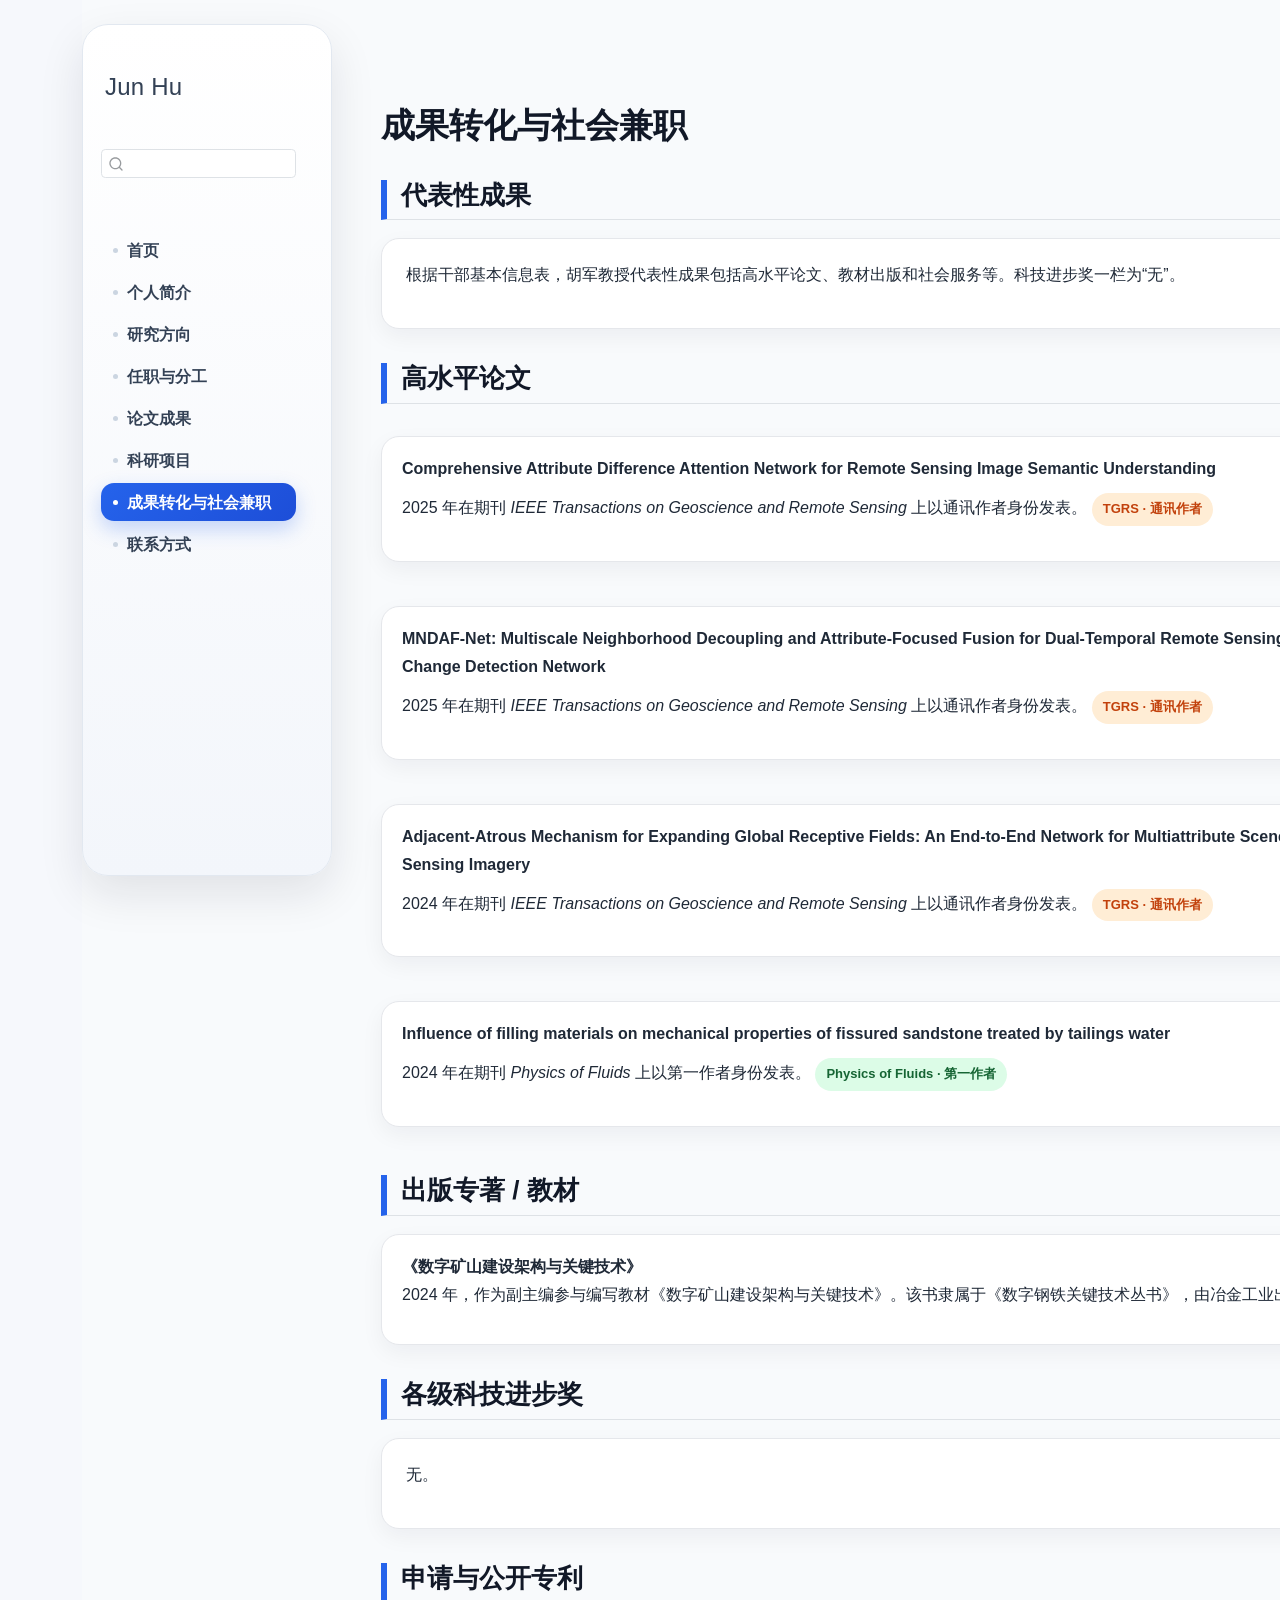
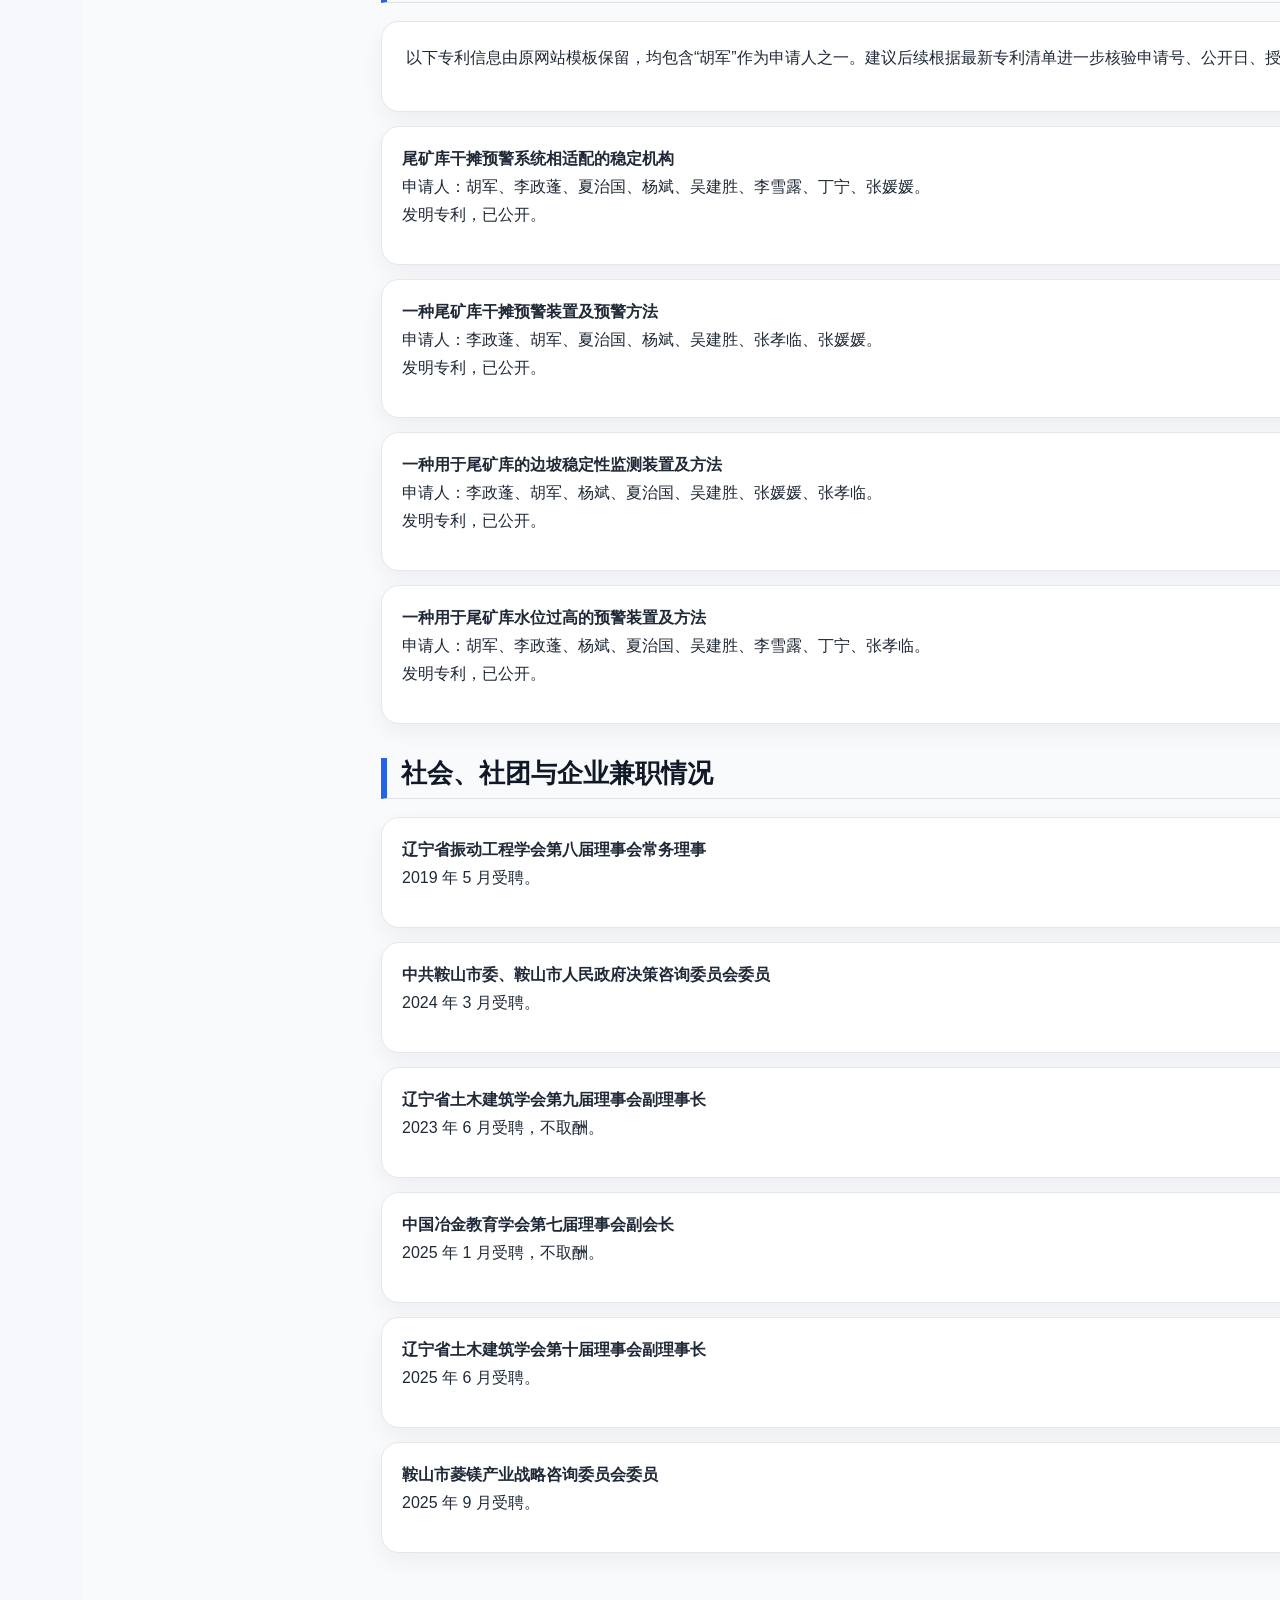
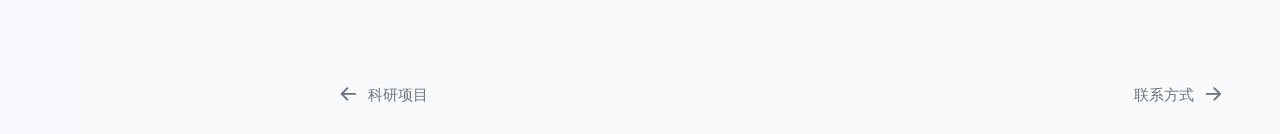
<file: docs/service.html>
<!DOCTYPE html>
<html xmlns="http://www.w3.org/1999/xhtml" lang="en" xml:lang="en"><head>

<meta charset="utf-8">
<meta name="generator" content="quarto-1.9.38">

<meta name="viewport" content="width=device-width, initial-scale=1.0, user-scalable=yes">


<title>成果转化与社会兼职 – Jun Hu</title>
<style>
/* Default styles provided by pandoc.
** See https://pandoc.org/MANUAL.html#variables-for-html for config info.
*/
code{white-space: pre-wrap;}
span.smallcaps{font-variant: small-caps;}
div.columns{display: flex; gap: min(4vw, 1.5em);}
div.column{flex: auto; overflow-x: auto;}
div.hanging-indent{margin-left: 1.5em; text-indent: -1.5em;}
ul.task-list{list-style: none;}
ul.task-list li input[type="checkbox"] {
  width: 0.8em;
  margin: 0 0.8em 0.2em -1em; /* quarto-specific, see https://github.com/quarto-dev/quarto-cli/issues/4556 */ 
  vertical-align: middle;
}
</style>


<script src="site_libs/quarto-nav/quarto-nav.js"></script>
<script src="site_libs/quarto-nav/headroom.min.js"></script>
<script src="site_libs/clipboard/clipboard.min.js"></script>
<script src="site_libs/quarto-search/autocomplete.umd.js"></script>
<script src="site_libs/quarto-search/fuse.min.js"></script>
<script src="site_libs/quarto-search/quarto-search.js"></script>
<meta name="quarto:offset" content="./">
<link href="./contact.html" rel="next">
<link href="./projects.html" rel="prev">
<script src="site_libs/quarto-html/quarto.js" type="module"></script>
<script src="site_libs/quarto-html/tabsets/tabsets.js" type="module"></script>
<script src="site_libs/quarto-html/popper.min.js"></script>
<script src="site_libs/quarto-html/tippy.umd.min.js"></script>
<script src="site_libs/quarto-html/anchor.min.js"></script>
<link href="site_libs/quarto-html/tippy.css" rel="stylesheet">
<link href="site_libs/quarto-html/quarto-syntax-highlighting-15634bcf2e68342d4ad2dfa704d543f6.css" rel="stylesheet" id="quarto-text-highlighting-styles">
<script src="site_libs/bootstrap/bootstrap.min.js"></script>
<link href="site_libs/bootstrap/bootstrap-icons.css" rel="stylesheet">
<link href="site_libs/bootstrap/bootstrap-787e033c7b6f65c9dfccb6078e5d2d34.min.css" rel="stylesheet" append-hash="true" id="quarto-bootstrap" data-mode="light">
<script id="quarto-search-options" type="application/json">{
  "location": "sidebar",
  "copy-button": false,
  "collapse-after": 3,
  "panel-placement": "start",
  "type": "textbox",
  "limit": 50,
  "keyboard-shortcut": [
    "f",
    "/",
    "s"
  ],
  "show-item-context": false,
  "language": {
    "search-no-results-text": "No results",
    "search-matching-documents-text": "matching documents",
    "search-copy-link-title": "Copy link to search",
    "search-hide-matches-text": "Hide additional matches",
    "search-more-match-text": "more match in this document",
    "search-more-matches-text": "more matches in this document",
    "search-clear-button-title": "Clear",
    "search-text-placeholder": "",
    "search-detached-cancel-button-title": "Cancel",
    "search-submit-button-title": "Submit",
    "search-label": "Search"
  }
}</script>
<style>html{ scroll-behavior: smooth; }</style>


<link rel="stylesheet" href="styles.css">
</head>

<body class="nav-sidebar docked fullcontent quarto-light">

<div id="quarto-search-results"></div>
  <header id="quarto-header" class="headroom fixed-top">
  <nav class="quarto-secondary-nav">
    <div class="container-fluid d-flex">
      <button type="button" class="quarto-btn-toggle btn" data-bs-toggle="collapse" role="button" data-bs-target=".quarto-sidebar-collapse-item" aria-controls="quarto-sidebar" aria-expanded="false" aria-label="Toggle sidebar navigation" onclick="if (window.quartoToggleHeadroom) { window.quartoToggleHeadroom(); }">
        <i class="bi bi-layout-text-sidebar-reverse"></i>
      </button>
        <nav class="quarto-page-breadcrumbs" aria-label="breadcrumb"><ol class="breadcrumb"><li class="breadcrumb-item"><a href="./service.html">成果转化与社会兼职</a></li></ol></nav>
        <a class="flex-grow-1" role="navigation" data-bs-toggle="collapse" data-bs-target=".quarto-sidebar-collapse-item" aria-controls="quarto-sidebar" aria-expanded="false" aria-label="Toggle sidebar navigation" onclick="if (window.quartoToggleHeadroom) { window.quartoToggleHeadroom(); }">      
        </a>
      <button type="button" class="btn quarto-search-button" aria-label="Search" onclick="window.quartoOpenSearch();">
        <i class="bi bi-search"></i>
      </button>
    </div>
  </nav>
</header>
<!-- content -->
<div id="quarto-content" class="quarto-container page-columns page-rows-contents page-layout-article">
<!-- sidebar -->
  <nav id="quarto-sidebar" class="sidebar collapse collapse-horizontal quarto-sidebar-collapse-item sidebar-navigation docked overflow-auto">
    <div class="pt-lg-2 mt-2 text-left sidebar-header">
    <div class="sidebar-title mb-0 py-0">
      <a href="./">Jun Hu</a> 
    </div>
      </div>
        <div class="mt-2 flex-shrink-0 align-items-center">
        <div class="sidebar-search">
        <div id="quarto-search" class="" title="Search"></div>
        </div>
        </div>
    <div class="sidebar-menu-container"> 
    <ul class="list-unstyled mt-1">
        <li class="sidebar-item">
  <div class="sidebar-item-container"> 
  <a href="./index.html" class="sidebar-item-text sidebar-link">
 <span class="menu-text">首页</span></a>
  </div>
</li>
        <li class="sidebar-item">
  <div class="sidebar-item-container"> 
  <a href="./about.html" class="sidebar-item-text sidebar-link">
 <span class="menu-text">个人简介</span></a>
  </div>
</li>
        <li class="sidebar-item">
  <div class="sidebar-item-container"> 
  <a href="./research.html" class="sidebar-item-text sidebar-link">
 <span class="menu-text">研究方向</span></a>
  </div>
</li>
        <li class="sidebar-item">
  <div class="sidebar-item-container"> 
  <a href="./education.html" class="sidebar-item-text sidebar-link">
 <span class="menu-text">任职与分工</span></a>
  </div>
</li>
        <li class="sidebar-item">
  <div class="sidebar-item-container"> 
  <a href="./publications.html" class="sidebar-item-text sidebar-link">
 <span class="menu-text">论文成果</span></a>
  </div>
</li>
        <li class="sidebar-item">
  <div class="sidebar-item-container"> 
  <a href="./projects.html" class="sidebar-item-text sidebar-link">
 <span class="menu-text">科研项目</span></a>
  </div>
</li>
        <li class="sidebar-item">
  <div class="sidebar-item-container"> 
  <a href="./service.html" class="sidebar-item-text sidebar-link active">
 <span class="menu-text">成果转化与社会兼职</span></a>
  </div>
</li>
        <li class="sidebar-item">
  <div class="sidebar-item-container"> 
  <a href="./contact.html" class="sidebar-item-text sidebar-link">
 <span class="menu-text">联系方式</span></a>
  </div>
</li>
    </ul>
    </div>
</nav>
<div id="quarto-sidebar-glass" class="quarto-sidebar-collapse-item" data-bs-toggle="collapse" data-bs-target=".quarto-sidebar-collapse-item"></div>
<!-- margin-sidebar -->
    
<!-- main -->
<main class="content" id="quarto-document-content">

<header id="title-block-header" class="quarto-title-block default">
<div class="quarto-title">
<h1 class="title">成果转化与社会兼职</h1>
</div>



<div class="quarto-title-meta">

    
  
    
  </div>
  


</header>


<section id="成果转化与社会兼职" class="level1">
<h1>成果转化与社会兼职</h1>
<section id="代表性成果" class="level2">
<h2 class="anchored" data-anchor-id="代表性成果">代表性成果</h2>
<div class="content-card">
<p>根据干部基本信息表，胡军教授代表性成果包括高水平论文、教材出版和社会服务等。科技进步奖一栏为“无”。</p>
</div>
</section>
<section id="高水平论文" class="level2">
<h2 class="anchored" data-anchor-id="高水平论文">高水平论文</h2>
<div class="paper-list">
<div class="paper-card">
<p><strong>Comprehensive Attribute Difference Attention Network for Remote Sensing Image Semantic Understanding</strong><br>
2025 年在期刊 <em>IEEE Transactions on Geoscience and Remote Sensing</em> 上以通讯作者身份发表。 <span class="paper-label orange">TGRS · 通讯作者</span></p>
</div>
<div class="paper-card">
<p><strong>MNDAF-Net: Multiscale Neighborhood Decoupling and Attribute-Focused Fusion for Dual-Temporal Remote Sensing Image Scene Change Detection Network</strong><br>
2025 年在期刊 <em>IEEE Transactions on Geoscience and Remote Sensing</em> 上以通讯作者身份发表。 <span class="paper-label orange">TGRS · 通讯作者</span></p>
</div>
<div class="paper-card">
<p><strong>Adjacent-Atrous Mechanism for Expanding Global Receptive Fields: An End-to-End Network for Multiattribute Scene Analysis in Remote Sensing Imagery</strong><br>
2024 年在期刊 <em>IEEE Transactions on Geoscience and Remote Sensing</em> 上以通讯作者身份发表。 <span class="paper-label orange">TGRS · 通讯作者</span></p>
</div>
<div class="paper-card">
<p><strong>Influence of filling materials on mechanical properties of fissured sandstone treated by tailings water</strong><br>
2024 年在期刊 <em>Physics of Fluids</em> 上以第一作者身份发表。 <span class="paper-label">Physics of Fluids · 第一作者</span></p>
</div>
</div>
</section>
<section id="出版专著-教材" class="level2">
<h2 class="anchored" data-anchor-id="出版专著-教材">出版专著 / 教材</h2>
<div class="project-card">
<p><strong>《数字矿山建设架构与关键技术》</strong><br>
2024 年，作为副主编参与编写教材《数字矿山建设架构与关键技术》。该书隶属于《数字钢铁关键技术丛书》，由冶金工业出版社正式出版。</p>
</div>
</section>
<section id="各级科技进步奖" class="level2">
<h2 class="anchored" data-anchor-id="各级科技进步奖">各级科技进步奖</h2>
<div class="content-card">
<p>无。</p>
</div>
</section>
<section id="申请与公开专利" class="level2">
<h2 class="anchored" data-anchor-id="申请与公开专利">申请与公开专利</h2>
<div class="content-card">
<p>以下专利信息由原网站模板保留，均包含“胡军”作为申请人之一。建议后续根据最新专利清单进一步核验申请号、公开日、授权状态等信息。</p>
</div>
<div class="project-card">
<p><strong>尾矿库干摊预警系统相适配的稳定机构</strong><br>
申请人：胡军、李政蓬、夏治国、杨斌、吴建胜、李雪露、丁宁、张媛媛。<br>
发明专利，已公开。</p>
</div>
<div class="project-card">
<p><strong>一种尾矿库干摊预警装置及预警方法</strong><br>
申请人：李政蓬、胡军、夏治国、杨斌、吴建胜、张孝临、张媛媛。<br>
发明专利，已公开。</p>
</div>
<div class="project-card">
<p><strong>一种用于尾矿库的边坡稳定性监测装置及方法</strong><br>
申请人：李政蓬、胡军、杨斌、夏治国、吴建胜、张媛媛、张孝临。<br>
发明专利，已公开。</p>
</div>
<div class="project-card">
<p><strong>一种用于尾矿库水位过高的预警装置及方法</strong><br>
申请人：胡军、李政蓬、杨斌、夏治国、吴建胜、李雪露、丁宁、张孝临。<br>
发明专利，已公开。</p>
</div>
</section>
<section id="社会社团与企业兼职情况" class="level2">
<h2 class="anchored" data-anchor-id="社会社团与企业兼职情况">社会、社团与企业兼职情况</h2>
<div class="project-card">
<p><strong>辽宁省振动工程学会第八届理事会常务理事</strong><br>
2019 年 5 月受聘。</p>
</div>
<div class="project-card">
<p><strong>中共鞍山市委、鞍山市人民政府决策咨询委员会委员</strong><br>
2024 年 3 月受聘。</p>
</div>
<div class="project-card">
<p><strong>辽宁省土木建筑学会第九届理事会副理事长</strong><br>
2023 年 6 月受聘，不取酬。</p>
</div>
<div class="project-card">
<p><strong>中国冶金教育学会第七届理事会副会长</strong><br>
2025 年 1 月受聘，不取酬。</p>
</div>
<div class="project-card">
<p><strong>辽宁省土木建筑学会第十届理事会副理事长</strong><br>
2025 年 6 月受聘。</p>
</div>
<div class="project-card">
<p><strong>鞍山市菱镁产业战略咨询委员会委员</strong><br>
2025 年 9 月受聘。</p>
</div>


</section>
</section>

</main> <!-- /main -->
<script id="quarto-html-after-body" type="application/javascript">
  window.document.addEventListener("DOMContentLoaded", function (event) {
    const icon = "";
    const anchorJS = new window.AnchorJS();
    anchorJS.options = {
      placement: 'right',
      icon: icon
    };
    anchorJS.add('.anchored');
    const isCodeAnnotation = (el) => {
      for (const clz of el.classList) {
        if (clz.startsWith('code-annotation-')) {                     
          return true;
        }
      }
      return false;
    }
    const onCopySuccess = function(e) {
      // button target
      const button = e.trigger;
      // don't keep focus
      button.blur();
      // flash "checked"
      button.classList.add('code-copy-button-checked');
      var currentTitle = button.getAttribute("title");
      button.setAttribute("title", "Copied!");
      let tooltip;
      if (window.bootstrap) {
        button.setAttribute("data-bs-toggle", "tooltip");
        button.setAttribute("data-bs-placement", "left");
        button.setAttribute("data-bs-title", "Copied!");
        tooltip = new bootstrap.Tooltip(button, 
          { trigger: "manual", 
            customClass: "code-copy-button-tooltip",
            offset: [0, -8]});
        tooltip.show();    
      }
      setTimeout(function() {
        if (tooltip) {
          tooltip.hide();
          button.removeAttribute("data-bs-title");
          button.removeAttribute("data-bs-toggle");
          button.removeAttribute("data-bs-placement");
        }
        button.setAttribute("title", currentTitle);
        button.classList.remove('code-copy-button-checked');
      }, 1000);
      // clear code selection
      e.clearSelection();
    }
    const getTextToCopy = function(trigger) {
      const outerScaffold = trigger.parentElement.cloneNode(true);
      const codeEl = outerScaffold.querySelector('code');
      for (const childEl of codeEl.children) {
        if (isCodeAnnotation(childEl)) {
          childEl.remove();
        }
      }
      return codeEl.innerText;
    }
    const clipboard = new window.ClipboardJS('.code-copy-button:not([data-in-quarto-modal])', {
      text: getTextToCopy
    });
    clipboard.on('success', onCopySuccess);
    if (window.document.getElementById('quarto-embedded-source-code-modal')) {
      const clipboardModal = new window.ClipboardJS('.code-copy-button[data-in-quarto-modal]', {
        text: getTextToCopy,
        container: window.document.getElementById('quarto-embedded-source-code-modal')
      });
      clipboardModal.on('success', onCopySuccess);
    }
      var localhostRegex = new RegExp(/^(?:http|https):\/\/localhost\:?[0-9]*\//);
      var mailtoRegex = new RegExp(/^mailto:/);
        var filterRegex = new RegExp("https:\/\/lzp-lkd\.github\.io\/");
      var isInternal = (href) => {
          return filterRegex.test(href) || localhostRegex.test(href) || mailtoRegex.test(href);
      }
      // Inspect non-navigation links and adorn them if external
     var links = window.document.querySelectorAll('a[href]:not(.nav-link):not(.navbar-brand):not(.toc-action):not(.sidebar-link):not(.sidebar-item-toggle):not(.pagination-link):not(.no-external):not([aria-hidden]):not(.dropdown-item):not(.quarto-navigation-tool):not(.about-link)');
      for (var i=0; i<links.length; i++) {
        const link = links[i];
        if (!isInternal(link.href)) {
          // undo the damage that might have been done by quarto-nav.js in the case of
          // links that we want to consider external
          if (link.dataset.originalHref !== undefined) {
            link.href = link.dataset.originalHref;
          }
        }
      }
    function tippyHover(el, contentFn, onTriggerFn, onUntriggerFn) {
      const config = {
        allowHTML: true,
        maxWidth: 500,
        delay: 100,
        arrow: false,
        appendTo: function(el) {
            return el.parentElement;
        },
        interactive: true,
        interactiveBorder: 10,
        theme: 'quarto',
        placement: 'bottom-start',
      };
      if (contentFn) {
        config.content = contentFn;
      }
      if (onTriggerFn) {
        config.onTrigger = onTriggerFn;
      }
      if (onUntriggerFn) {
        config.onUntrigger = onUntriggerFn;
      }
      window.tippy(el, config); 
    }
    const noterefs = window.document.querySelectorAll('a[role="doc-noteref"]');
    for (var i=0; i<noterefs.length; i++) {
      const ref = noterefs[i];
      tippyHover(ref, function() {
        // use id or data attribute instead here
        let href = ref.getAttribute('data-footnote-href') || ref.getAttribute('href');
        try { href = new URL(href).hash; } catch {}
        const id = href.replace(/^#\/?/, "");
        const note = window.document.getElementById(id);
        if (note) {
          return note.innerHTML;
        } else {
          return "";
        }
      });
    }
    const xrefs = window.document.querySelectorAll('a.quarto-xref');
    const processXRef = (id, note) => {
      // Strip column container classes
      const stripColumnClz = (el) => {
        el.classList.remove("page-full", "page-columns");
        if (el.children) {
          for (const child of el.children) {
            stripColumnClz(child);
          }
        }
      }
      stripColumnClz(note)
      if (id === null || id.startsWith('sec-')) {
        // Special case sections, only their first couple elements
        const container = document.createElement("div");
        if (note.children && note.children.length > 2) {
          container.appendChild(note.children[0].cloneNode(true));
          for (let i = 1; i < note.children.length; i++) {
            const child = note.children[i];
            if (child.tagName === "P" && child.innerText === "") {
              continue;
            } else {
              container.appendChild(child.cloneNode(true));
              break;
            }
          }
          if (window.Quarto?.typesetMath) {
            window.Quarto.typesetMath(container);
          }
          return container.innerHTML
        } else {
          if (window.Quarto?.typesetMath) {
            window.Quarto.typesetMath(note);
          }
          return note.innerHTML;
        }
      } else {
        // Remove any anchor links if they are present
        const anchorLink = note.querySelector('a.anchorjs-link');
        if (anchorLink) {
          anchorLink.remove();
        }
        if (window.Quarto?.typesetMath) {
          window.Quarto.typesetMath(note);
        }
        if (note.classList.contains("callout")) {
          return note.outerHTML;
        } else {
          return note.innerHTML;
        }
      }
    }
    for (var i=0; i<xrefs.length; i++) {
      const xref = xrefs[i];
      tippyHover(xref, undefined, function(instance) {
        instance.disable();
        let url = xref.getAttribute('href');
        let hash = undefined; 
        if (url.startsWith('#')) {
          hash = url;
        } else {
          try { hash = new URL(url).hash; } catch {}
        }
        if (hash) {
          const id = hash.replace(/^#\/?/, "");
          const note = window.document.getElementById(id);
          if (note !== null) {
            try {
              const html = processXRef(id, note.cloneNode(true));
              instance.setContent(html);
            } finally {
              instance.enable();
              instance.show();
            }
          } else {
            // See if we can fetch this
            fetch(url.split('#')[0])
            .then(res => res.text())
            .then(html => {
              const parser = new DOMParser();
              const htmlDoc = parser.parseFromString(html, "text/html");
              const note = htmlDoc.getElementById(id);
              if (note !== null) {
                const html = processXRef(id, note);
                instance.setContent(html);
              } 
            }).finally(() => {
              instance.enable();
              instance.show();
            });
          }
        } else {
          // See if we can fetch a full url (with no hash to target)
          // This is a special case and we should probably do some content thinning / targeting
          fetch(url)
          .then(res => res.text())
          .then(html => {
            const parser = new DOMParser();
            const htmlDoc = parser.parseFromString(html, "text/html");
            const note = htmlDoc.querySelector('main.content');
            if (note !== null) {
              // This should only happen for chapter cross references
              // (since there is no id in the URL)
              // remove the first header
              if (note.children.length > 0 && note.children[0].tagName === "HEADER") {
                note.children[0].remove();
              }
              const html = processXRef(null, note);
              instance.setContent(html);
            } 
          }).finally(() => {
            instance.enable();
            instance.show();
          });
        }
      }, function(instance) {
      });
    }
        let selectedAnnoteEl;
        const selectorForAnnotation = ( cell, annotation) => {
          let cellAttr = 'data-code-cell="' + cell + '"';
          let lineAttr = 'data-code-annotation="' +  annotation + '"';
          const selector = 'span[' + cellAttr + '][' + lineAttr + ']';
          return selector;
        }
        const selectCodeLines = (annoteEl) => {
          const doc = window.document;
          const targetCell = annoteEl.getAttribute("data-target-cell");
          const targetAnnotation = annoteEl.getAttribute("data-target-annotation");
          const annoteSpan = window.document.querySelector(selectorForAnnotation(targetCell, targetAnnotation));
          const lines = annoteSpan.getAttribute("data-code-lines").split(",");
          const lineIds = lines.map((line) => {
            return targetCell + "-" + line;
          })
          let top = null;
          let height = null;
          let parent = null;
          if (lineIds.length > 0) {
              //compute the position of the single el (top and bottom and make a div)
              const el = window.document.getElementById(lineIds[0]);
              top = el.offsetTop;
              height = el.offsetHeight;
              parent = el.parentElement.parentElement;
            if (lineIds.length > 1) {
              const lastEl = window.document.getElementById(lineIds[lineIds.length - 1]);
              const bottom = lastEl.offsetTop + lastEl.offsetHeight;
              height = bottom - top;
            }
            if (top !== null && height !== null && parent !== null) {
              // cook up a div (if necessary) and position it 
              let div = window.document.getElementById("code-annotation-line-highlight");
              if (div === null) {
                div = window.document.createElement("div");
                div.setAttribute("id", "code-annotation-line-highlight");
                div.style.position = 'absolute';
                parent.appendChild(div);
              }
              div.style.top = top - 2 + "px";
              div.style.height = height + 4 + "px";
              div.style.left = 0;
              let gutterDiv = window.document.getElementById("code-annotation-line-highlight-gutter");
              if (gutterDiv === null) {
                gutterDiv = window.document.createElement("div");
                gutterDiv.setAttribute("id", "code-annotation-line-highlight-gutter");
                gutterDiv.style.position = 'absolute';
                const codeCell = window.document.getElementById(targetCell);
                const gutter = codeCell.querySelector('.code-annotation-gutter');
                gutter.appendChild(gutterDiv);
              }
              gutterDiv.style.top = top - 2 + "px";
              gutterDiv.style.height = height + 4 + "px";
            }
            selectedAnnoteEl = annoteEl;
          }
        };
        const unselectCodeLines = () => {
          const elementsIds = ["code-annotation-line-highlight", "code-annotation-line-highlight-gutter"];
          elementsIds.forEach((elId) => {
            const div = window.document.getElementById(elId);
            if (div) {
              div.remove();
            }
          });
          selectedAnnoteEl = undefined;
        };
          // Handle positioning of the toggle
      window.addEventListener(
        "resize",
        throttle(() => {
          elRect = undefined;
          if (selectedAnnoteEl) {
            selectCodeLines(selectedAnnoteEl);
          }
        }, 10)
      );
      function throttle(fn, ms) {
      let throttle = false;
      let timer;
        return (...args) => {
          if(!throttle) { // first call gets through
              fn.apply(this, args);
              throttle = true;
          } else { // all the others get throttled
              if(timer) clearTimeout(timer); // cancel #2
              timer = setTimeout(() => {
                fn.apply(this, args);
                timer = throttle = false;
              }, ms);
          }
        };
      }
        // Attach click handler to the DT
        const annoteDls = window.document.querySelectorAll('dt[data-target-cell]');
        for (const annoteDlNode of annoteDls) {
          annoteDlNode.addEventListener('click', (event) => {
            const clickedEl = event.target;
            if (clickedEl !== selectedAnnoteEl) {
              unselectCodeLines();
              const activeEl = window.document.querySelector('dt[data-target-cell].code-annotation-active');
              if (activeEl) {
                activeEl.classList.remove('code-annotation-active');
              }
              selectCodeLines(clickedEl);
              clickedEl.classList.add('code-annotation-active');
            } else {
              // Unselect the line
              unselectCodeLines();
              clickedEl.classList.remove('code-annotation-active');
            }
          });
        }
    const findCites = (el) => {
      const parentEl = el.parentElement;
      if (parentEl) {
        const cites = parentEl.dataset.cites;
        if (cites) {
          return {
            el,
            cites: cites.split(' ')
          };
        } else {
          return findCites(el.parentElement)
        }
      } else {
        return undefined;
      }
    };
    var bibliorefs = window.document.querySelectorAll('a[role="doc-biblioref"]');
    for (var i=0; i<bibliorefs.length; i++) {
      const ref = bibliorefs[i];
      const citeInfo = findCites(ref);
      if (citeInfo) {
        tippyHover(citeInfo.el, function() {
          var popup = window.document.createElement('div');
          citeInfo.cites.forEach(function(cite) {
            var citeDiv = window.document.createElement('div');
            citeDiv.classList.add('hanging-indent');
            citeDiv.classList.add('csl-entry');
            var biblioDiv = window.document.getElementById('ref-' + cite);
            if (biblioDiv) {
              citeDiv.innerHTML = biblioDiv.innerHTML;
            }
            popup.appendChild(citeDiv);
          });
          return popup.innerHTML;
        });
      }
    }
  });
  </script>
<nav class="page-navigation">
  <div class="nav-page nav-page-previous">
      <a href="./projects.html" class="pagination-link" aria-label="科研项目">
        <i class="bi bi-arrow-left-short"></i> <span class="nav-page-text">科研项目</span>
      </a>          
  </div>
  <div class="nav-page nav-page-next">
      <a href="./contact.html" class="pagination-link" aria-label="联系方式">
        <span class="nav-page-text">联系方式</span> <i class="bi bi-arrow-right-short"></i>
      </a>
  </div>
</nav>
</div> <!-- /content -->




<script src="site_libs/quarto-html/zenscroll-min.js"></script>
</body></html>
</file>
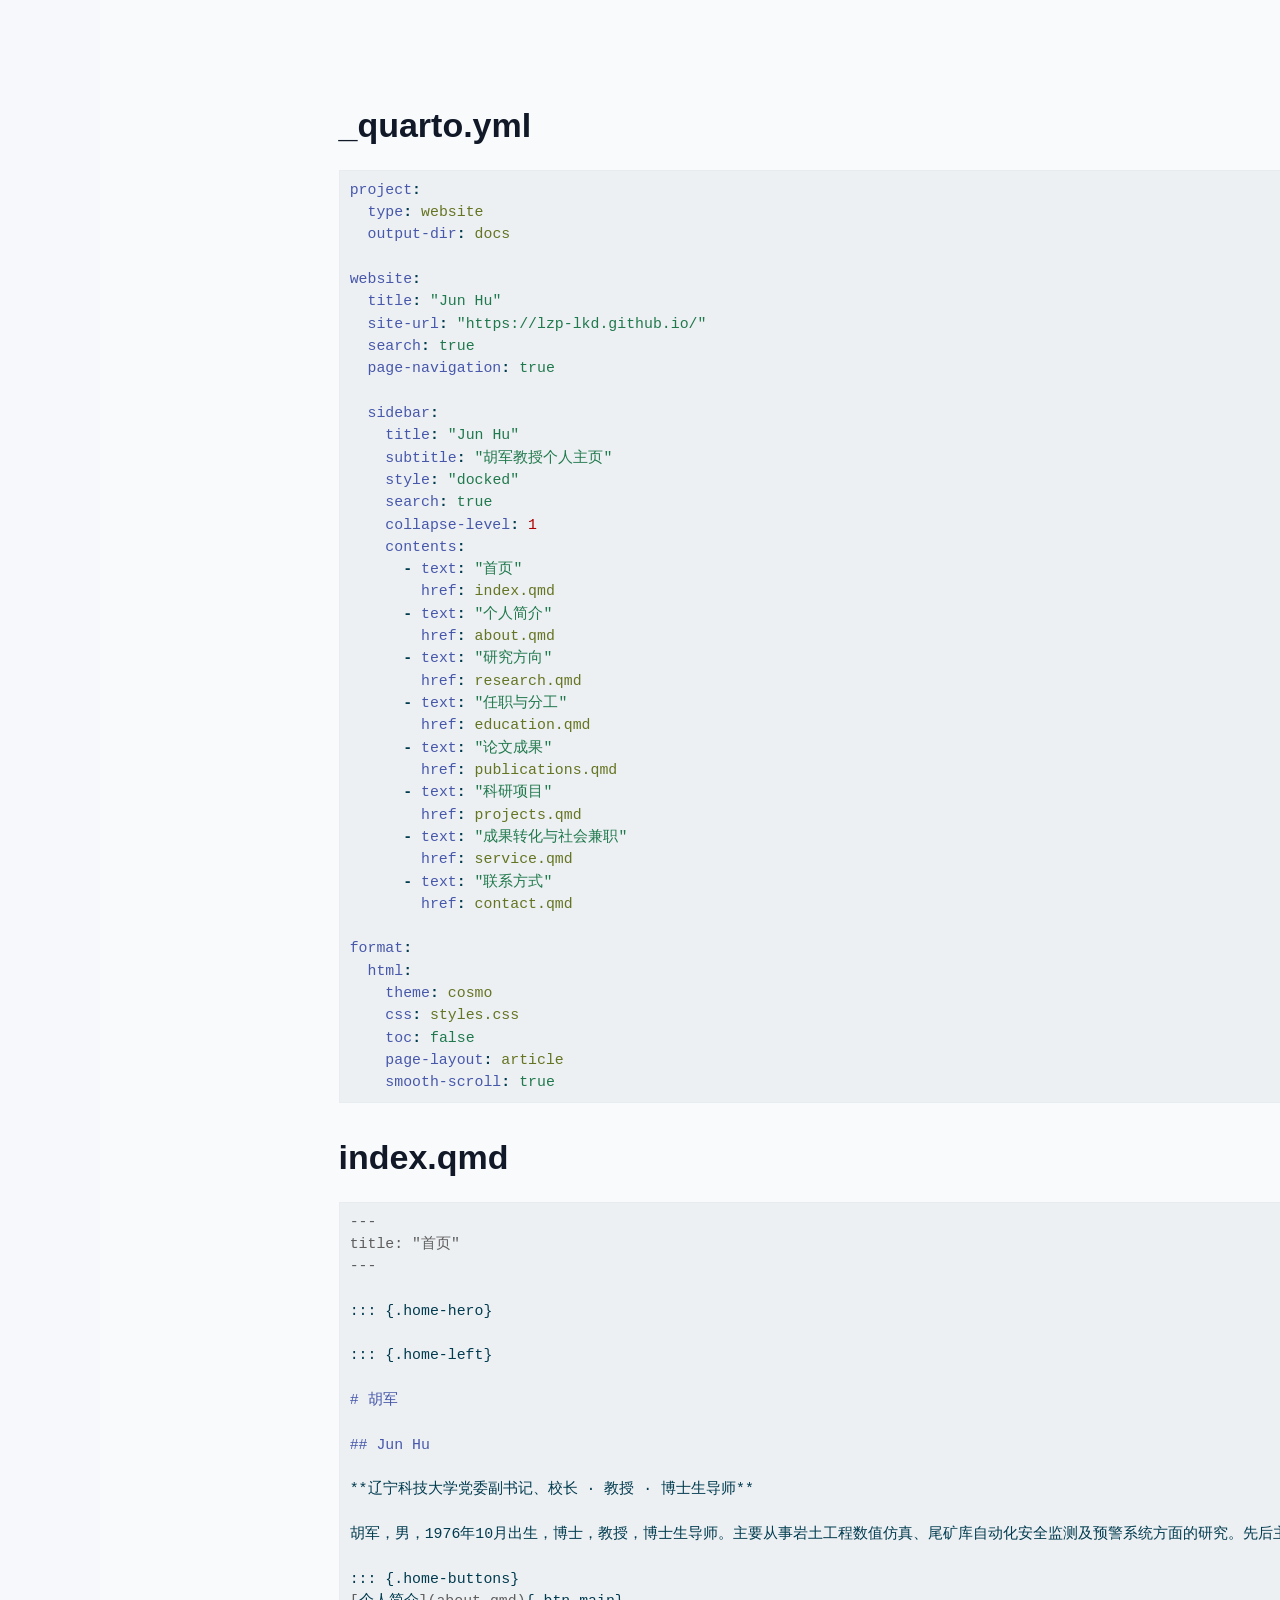
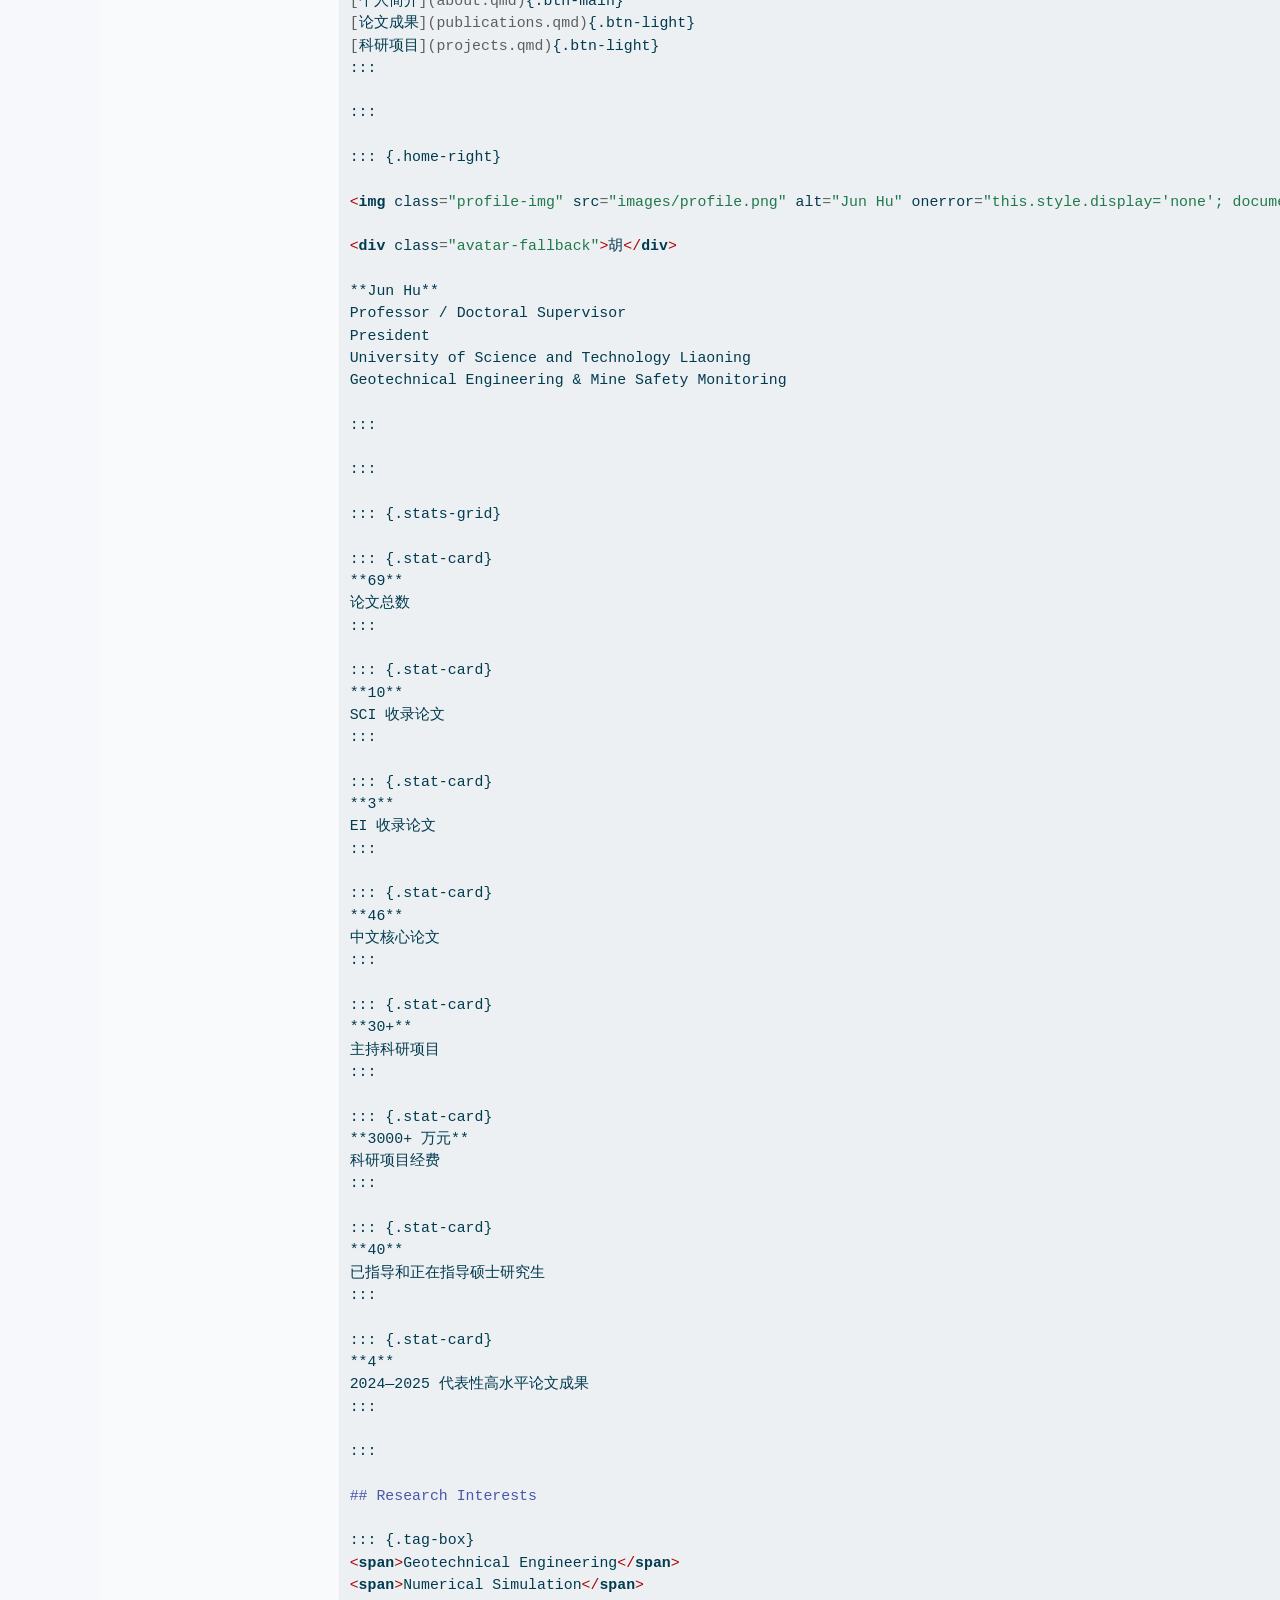
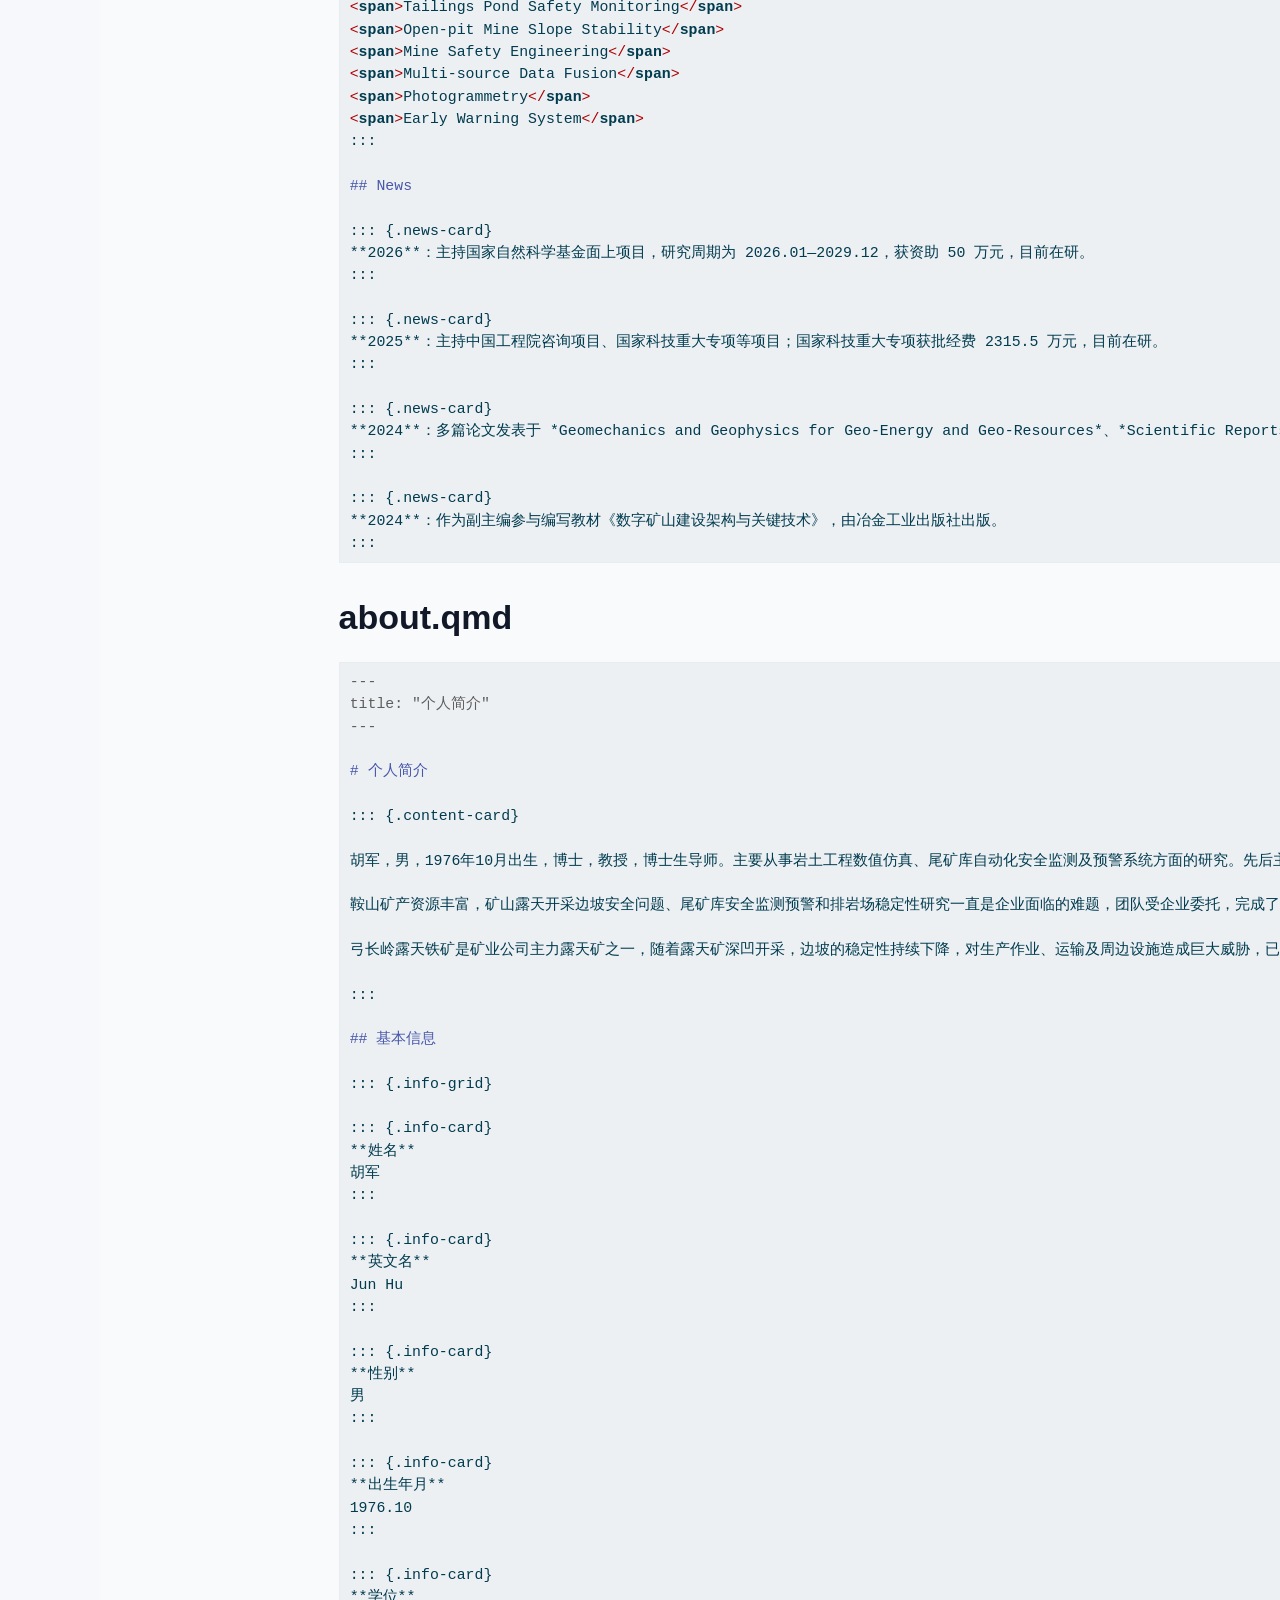
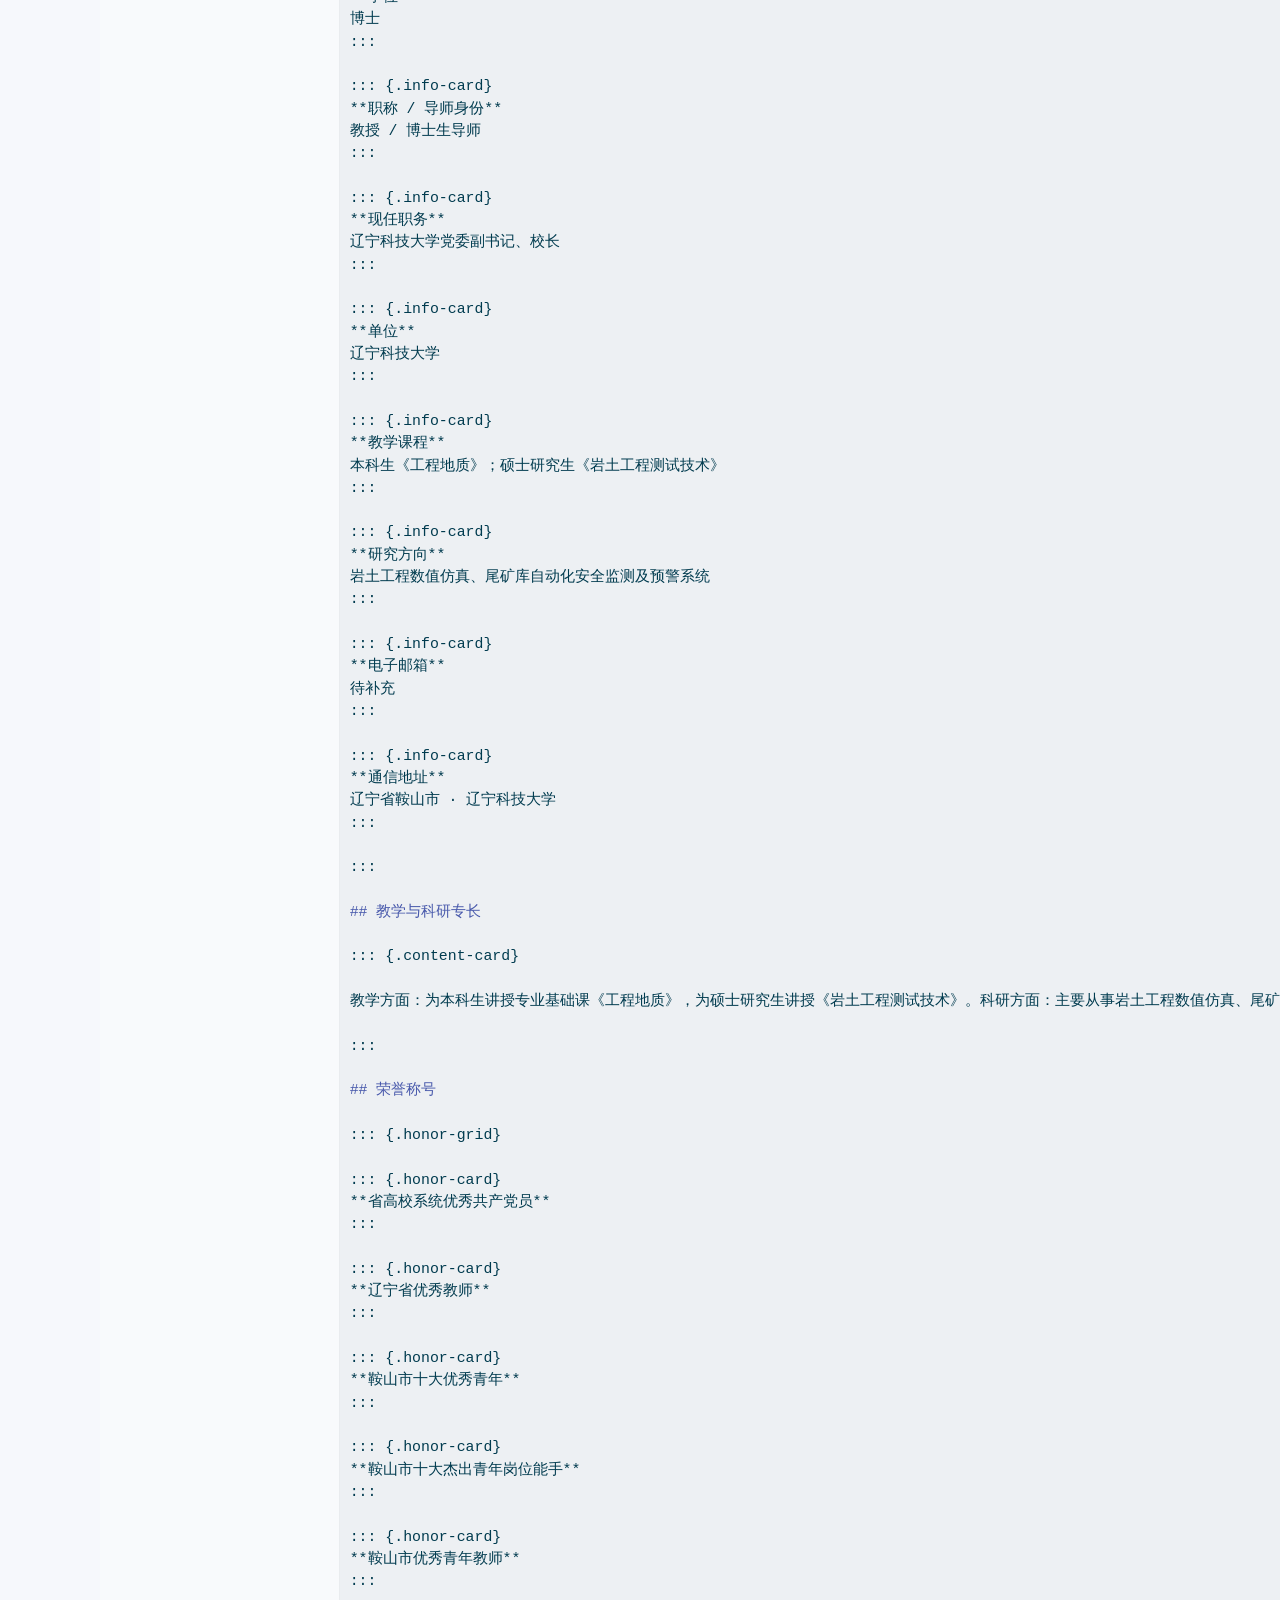
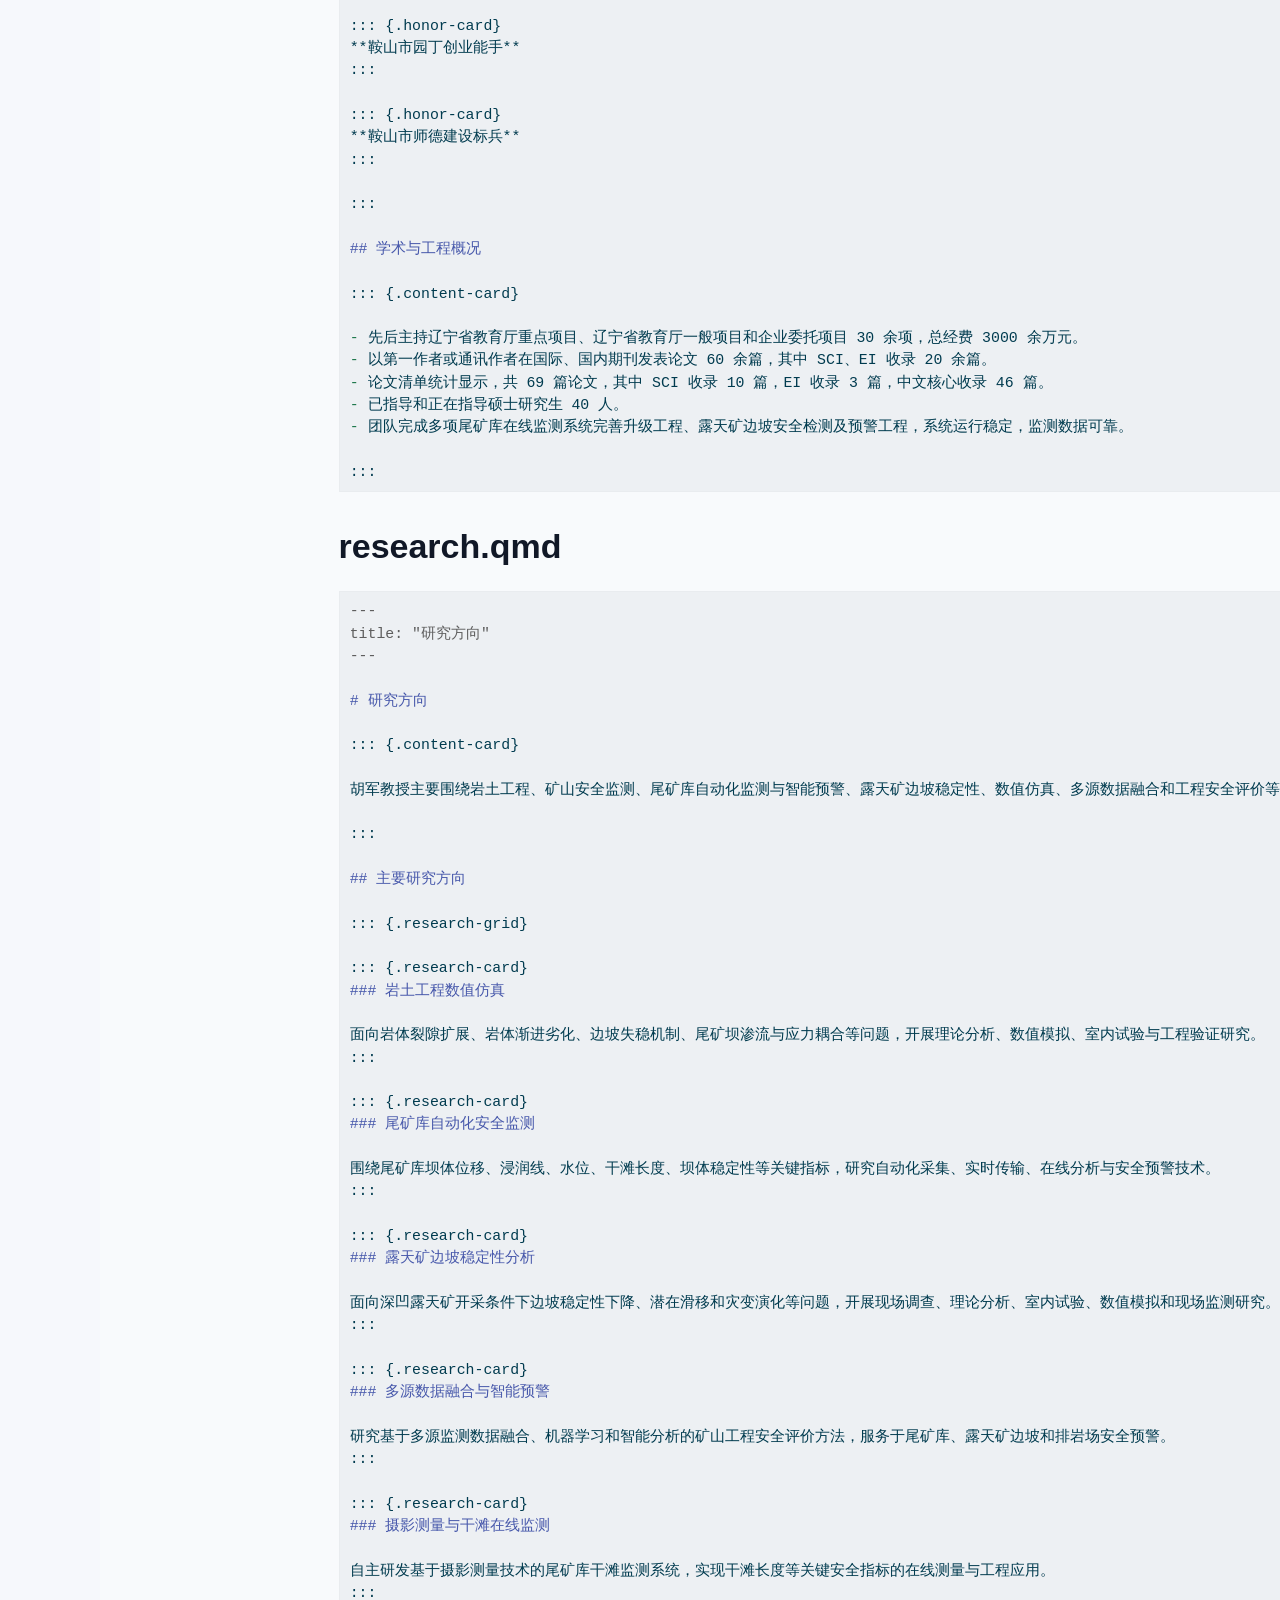
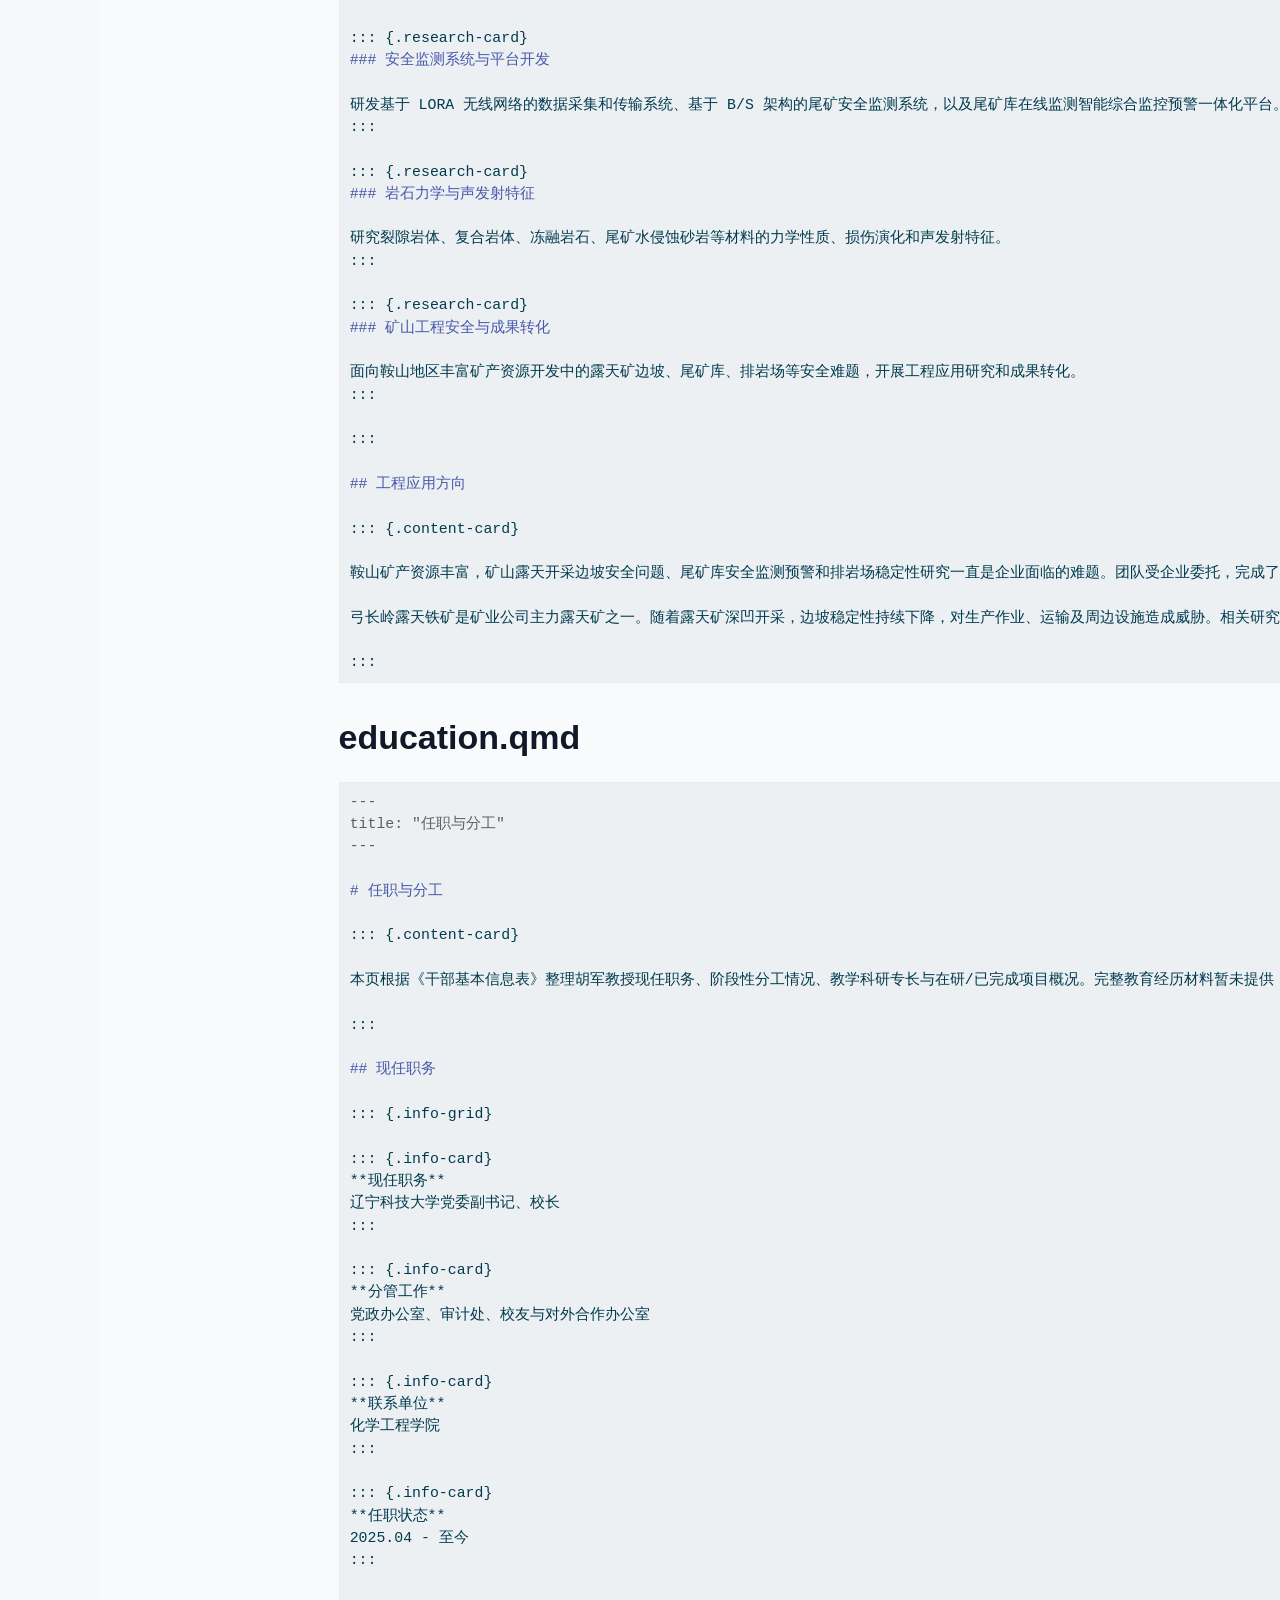
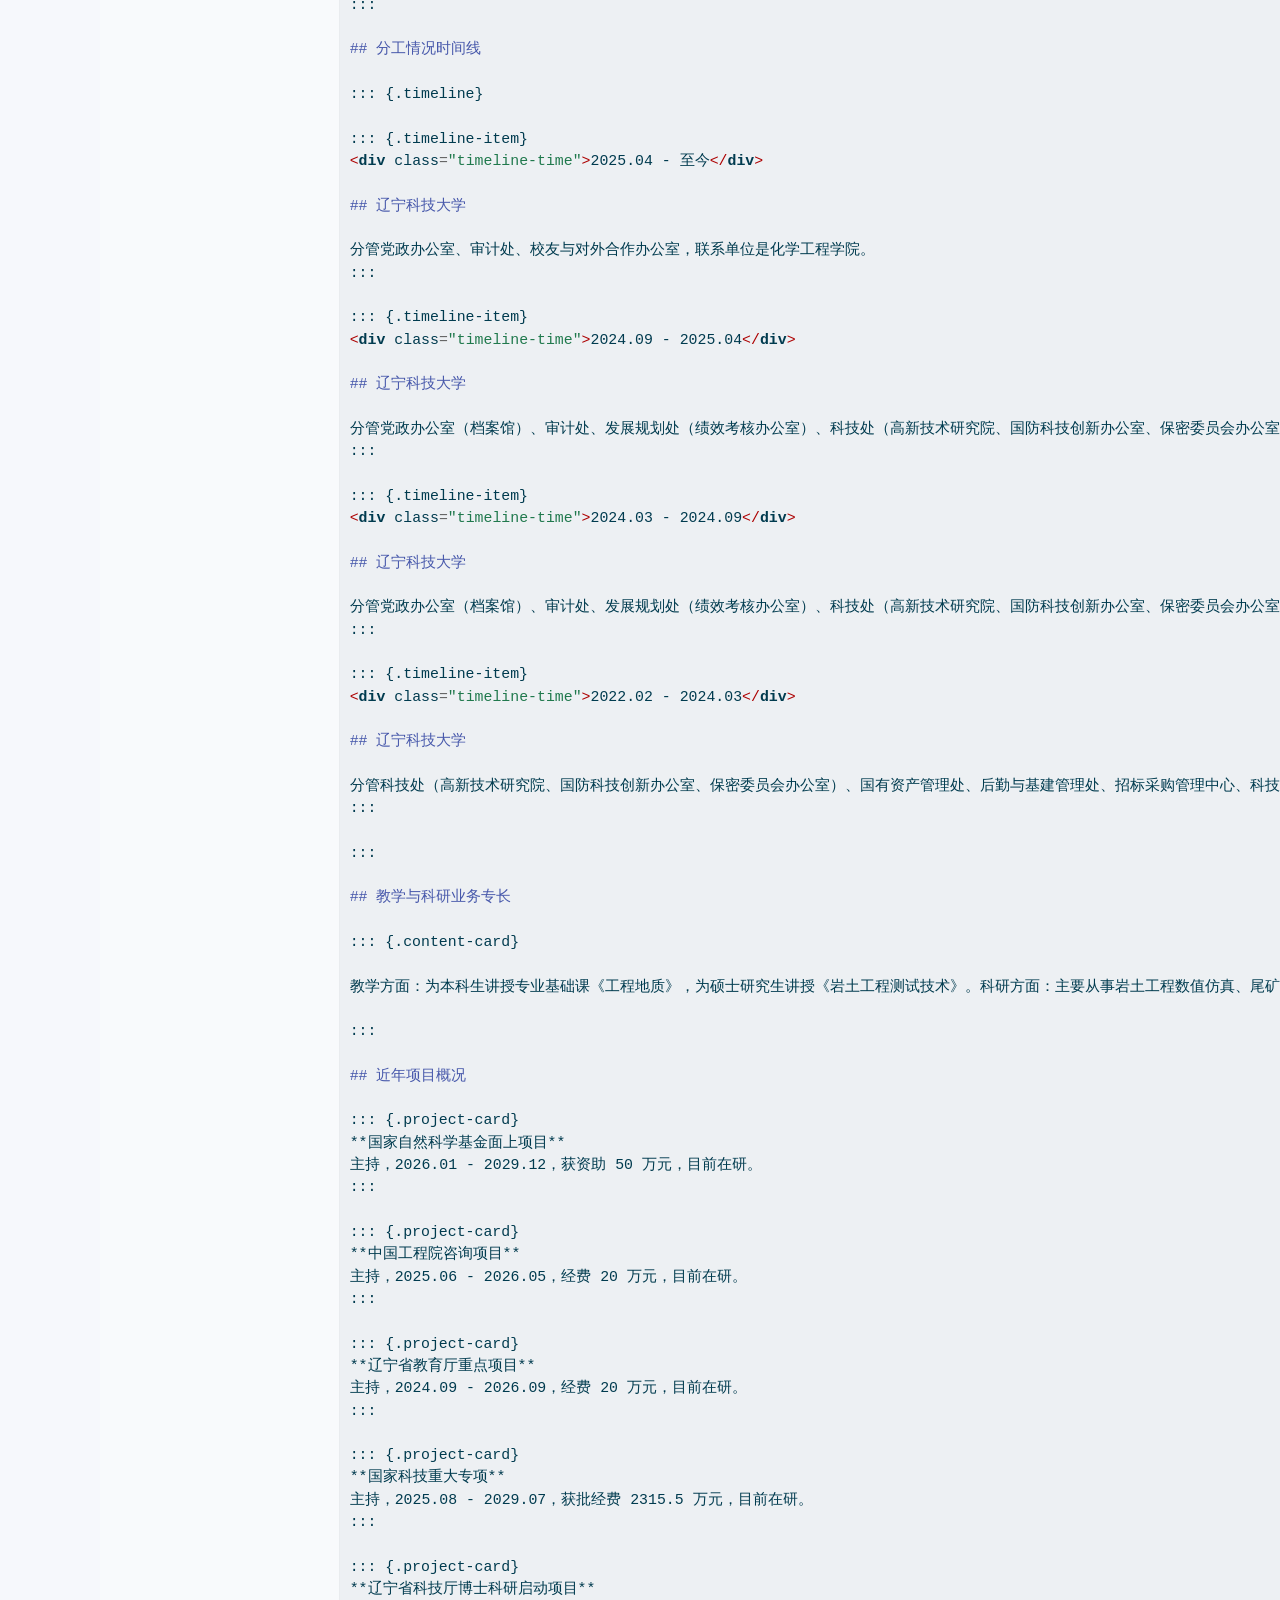
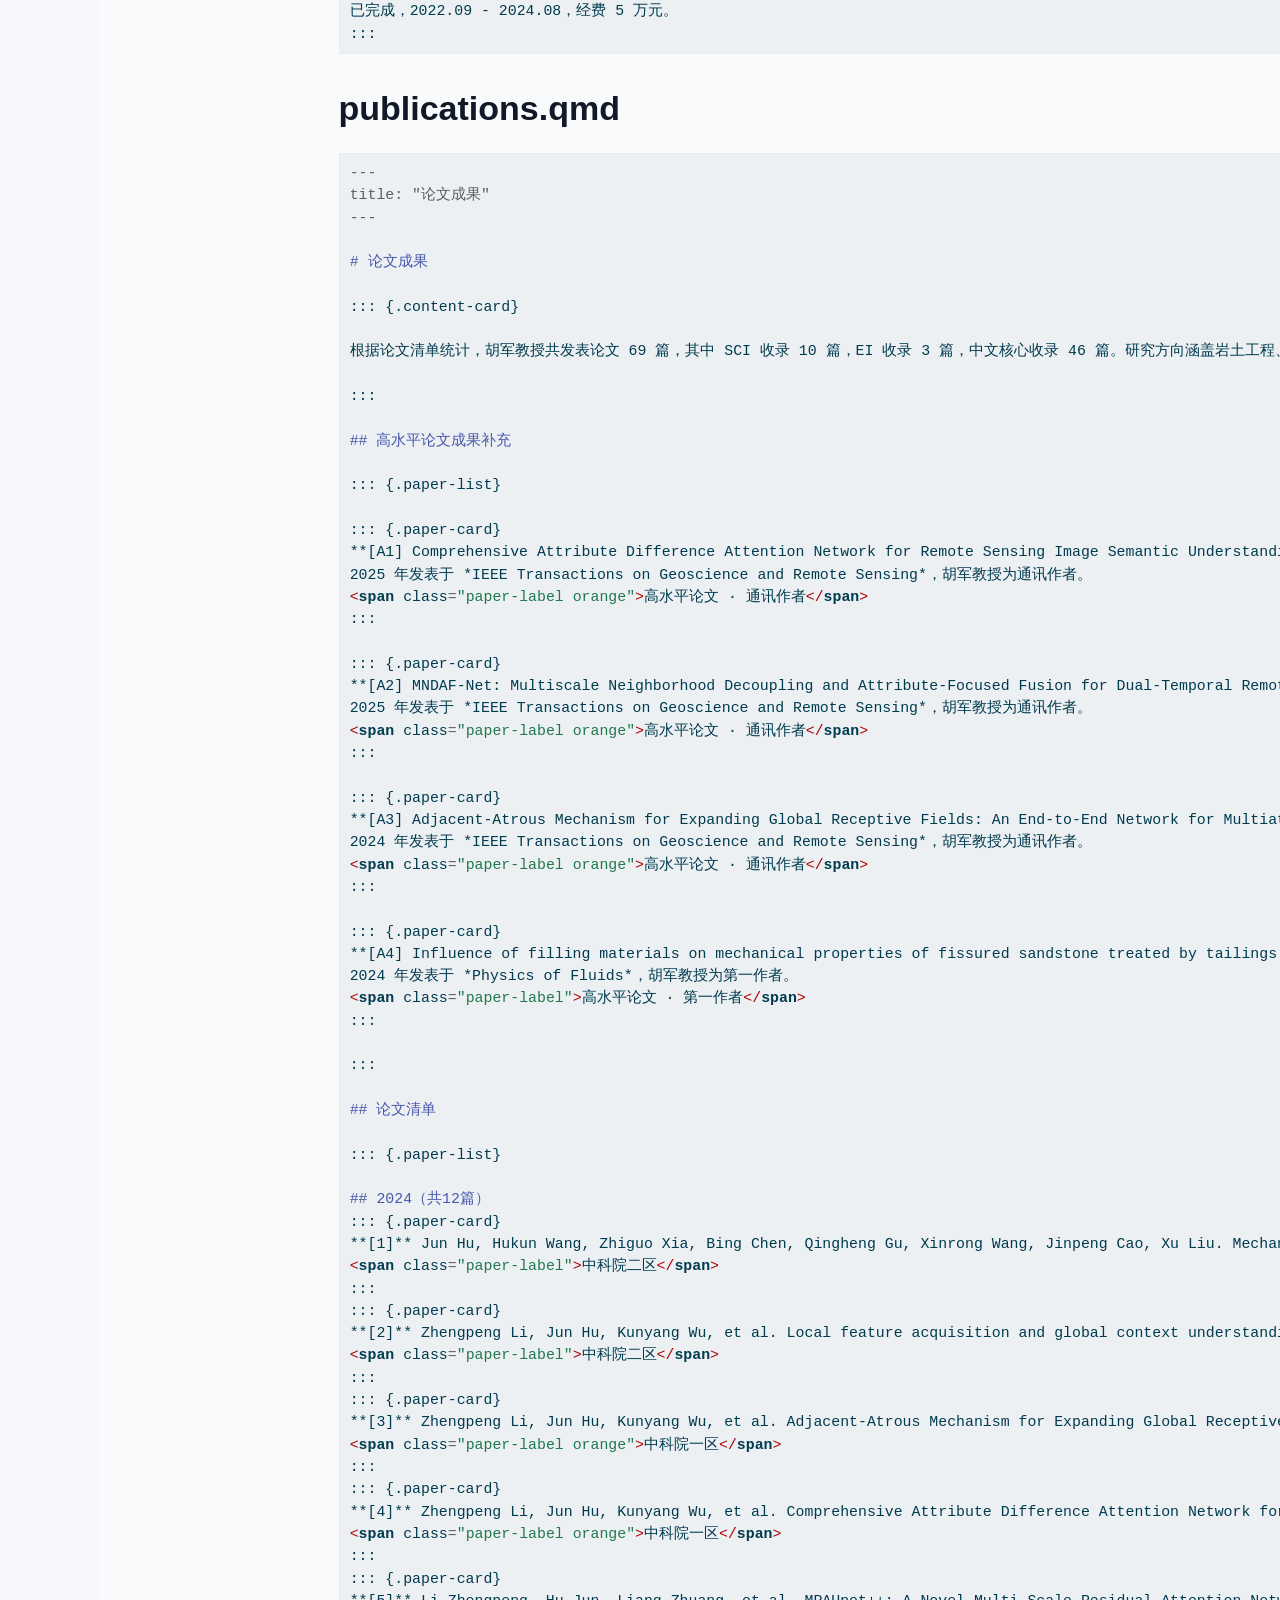
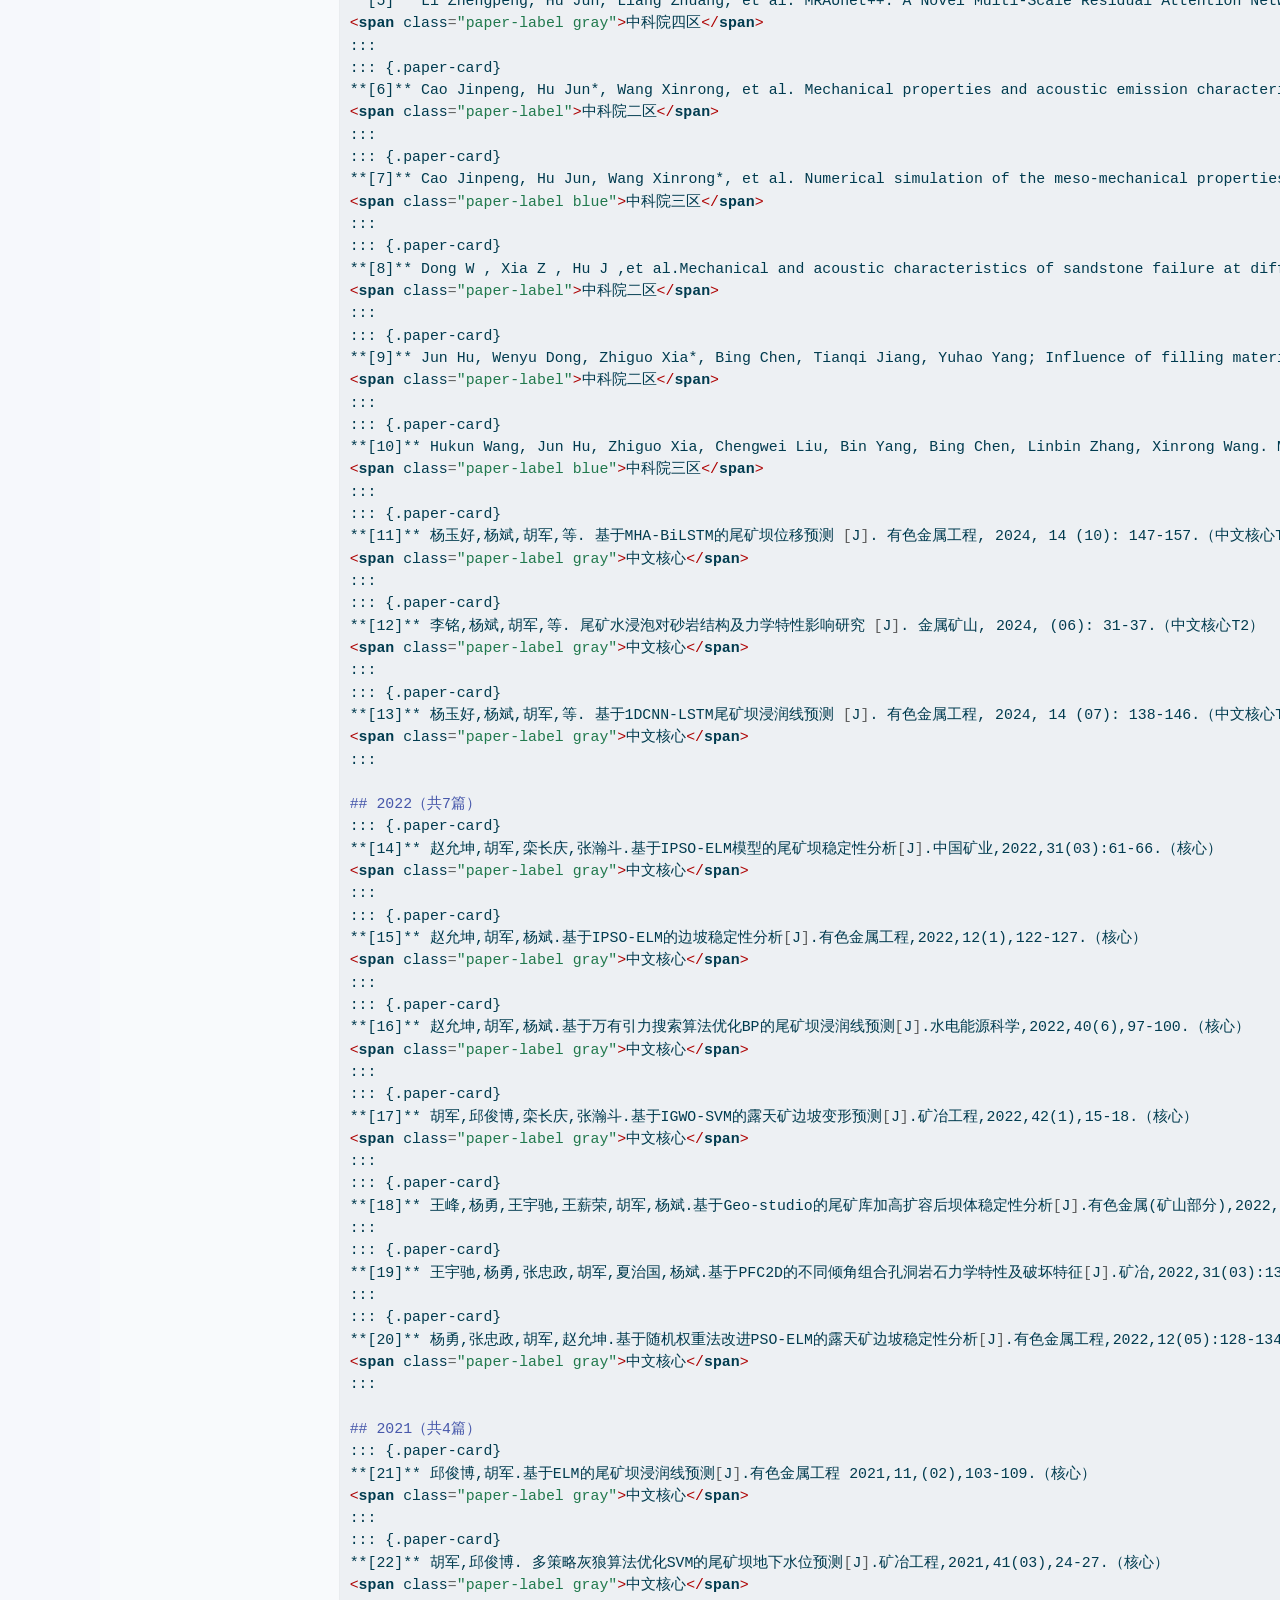
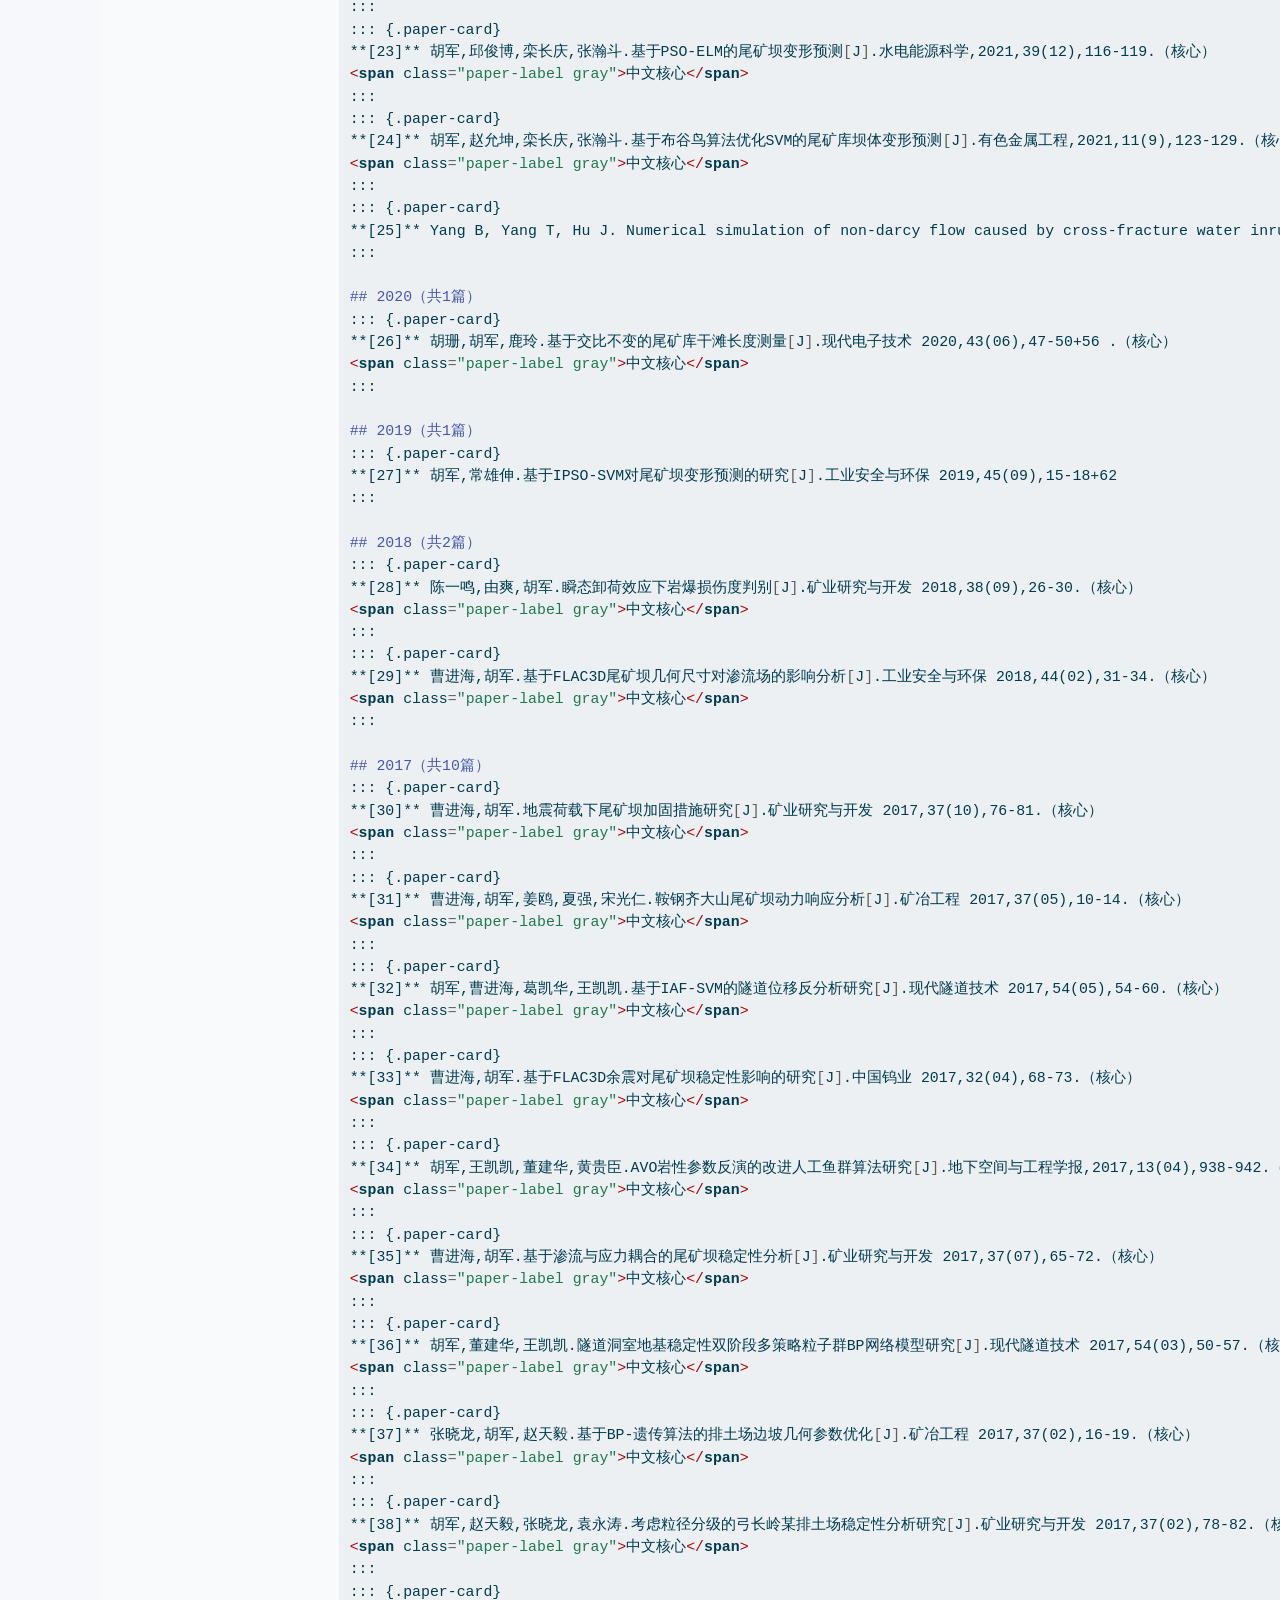
<file: docs/胡军主页完整页面内容.html>
<!DOCTYPE html>
<html xmlns="http://www.w3.org/1999/xhtml" lang="en" xml:lang="en"><head>

<meta charset="utf-8">
<meta name="generator" content="quarto-1.9.38">

<meta name="viewport" content="width=device-width, initial-scale=1.0, user-scalable=yes">


<title>quarto-input61b5c8cf57c4cd35 – Jun Hu</title>
<style>
/* Default styles provided by pandoc.
** See https://pandoc.org/MANUAL.html#variables-for-html for config info.
*/
code{white-space: pre-wrap;}
span.smallcaps{font-variant: small-caps;}
div.columns{display: flex; gap: min(4vw, 1.5em);}
div.column{flex: auto; overflow-x: auto;}
div.hanging-indent{margin-left: 1.5em; text-indent: -1.5em;}
ul.task-list{list-style: none;}
ul.task-list li input[type="checkbox"] {
  width: 0.8em;
  margin: 0 0.8em 0.2em -1em; /* quarto-specific, see https://github.com/quarto-dev/quarto-cli/issues/4556 */ 
  vertical-align: middle;
}
/* CSS for syntax highlighting */
html { -webkit-text-size-adjust: 100%; }
pre > code.sourceCode { white-space: pre; position: relative; }
pre > code.sourceCode > span { display: inline-block; line-height: 1.25; }
pre > code.sourceCode > span:empty { height: 1.2em; }
.sourceCode { overflow: visible; }
code.sourceCode > span { color: inherit; text-decoration: inherit; }
div.sourceCode { margin: 1em 0; }
pre.sourceCode { margin: 0; }
@media screen {
div.sourceCode { overflow: auto; }
}
@media print {
pre > code.sourceCode { white-space: pre-wrap; }
pre > code.sourceCode > span { text-indent: -5em; padding-left: 5em; }
}
pre.numberSource code
  { counter-reset: source-line 0; }
pre.numberSource code > span
  { position: relative; left: -4em; counter-increment: source-line; }
pre.numberSource code > span > a:first-child::before
  { content: counter(source-line);
    position: relative; left: -1em; text-align: right; vertical-align: baseline;
    border: none; display: inline-block;
    -webkit-touch-callout: none; -webkit-user-select: none;
    -khtml-user-select: none; -moz-user-select: none;
    -ms-user-select: none; user-select: none;
    padding: 0 4px; width: 4em;
  }
pre.numberSource { margin-left: 3em;  padding-left: 4px; }
div.sourceCode
  {   }
@media screen {
pre > code.sourceCode > span > a:first-child::before { text-decoration: underline; }
}
</style>


<script src="site_libs/quarto-nav/quarto-nav.js"></script>
<script src="site_libs/quarto-nav/headroom.min.js"></script>
<script src="site_libs/clipboard/clipboard.min.js"></script>
<script src="site_libs/quarto-search/autocomplete.umd.js"></script>
<script src="site_libs/quarto-search/fuse.min.js"></script>
<script src="site_libs/quarto-search/quarto-search.js"></script>
<meta name="quarto:offset" content="./">
<script src="site_libs/quarto-html/quarto.js" type="module"></script>
<script src="site_libs/quarto-html/tabsets/tabsets.js" type="module"></script>
<script src="site_libs/quarto-html/popper.min.js"></script>
<script src="site_libs/quarto-html/tippy.umd.min.js"></script>
<script src="site_libs/quarto-html/anchor.min.js"></script>
<link href="site_libs/quarto-html/tippy.css" rel="stylesheet">
<link href="site_libs/quarto-html/quarto-syntax-highlighting-15634bcf2e68342d4ad2dfa704d543f6.css" rel="stylesheet" id="quarto-text-highlighting-styles">
<script src="site_libs/bootstrap/bootstrap.min.js"></script>
<link href="site_libs/bootstrap/bootstrap-icons.css" rel="stylesheet">
<link href="site_libs/bootstrap/bootstrap-787e033c7b6f65c9dfccb6078e5d2d34.min.css" rel="stylesheet" append-hash="true" id="quarto-bootstrap" data-mode="light">
<script id="quarto-search-options" type="application/json">{
  "location": "sidebar",
  "copy-button": false,
  "collapse-after": 3,
  "panel-placement": "start",
  "type": "textbox",
  "limit": 50,
  "keyboard-shortcut": [
    "f",
    "/",
    "s"
  ],
  "show-item-context": false,
  "language": {
    "search-no-results-text": "No results",
    "search-matching-documents-text": "matching documents",
    "search-copy-link-title": "Copy link to search",
    "search-hide-matches-text": "Hide additional matches",
    "search-more-match-text": "more match in this document",
    "search-more-matches-text": "more matches in this document",
    "search-clear-button-title": "Clear",
    "search-text-placeholder": "",
    "search-detached-cancel-button-title": "Cancel",
    "search-submit-button-title": "Submit",
    "search-label": "Search"
  }
}</script>
<style>html{ scroll-behavior: smooth; }</style>


<link rel="stylesheet" href="styles.css">
</head>

<body class="fullcontent quarto-light">

<div id="quarto-search-results"></div>
<!-- content -->
<div id="quarto-content" class="quarto-container page-columns page-rows-contents page-layout-article">
<!-- sidebar -->
<!-- margin-sidebar -->
    
<!-- main -->
<main class="content" id="quarto-document-content"><header id="title-block-header" class="quarto-title-block"></header>




<section id="quarto.yml" class="level1">
<h1>_quarto.yml</h1>
<div class="code-copy-outer-scaffold"><div class="sourceCode" id="cb1"><pre class="sourceCode yaml code-with-copy"><code class="sourceCode yaml"><span id="cb1-1"><a href="#cb1-1" aria-hidden="true" tabindex="-1"></a><span class="fu">project</span><span class="kw">:</span></span>
<span id="cb1-2"><a href="#cb1-2" aria-hidden="true" tabindex="-1"></a><span class="at">  </span><span class="fu">type</span><span class="kw">:</span><span class="at"> website</span></span>
<span id="cb1-3"><a href="#cb1-3" aria-hidden="true" tabindex="-1"></a><span class="at">  </span><span class="fu">output-dir</span><span class="kw">:</span><span class="at"> docs</span></span>
<span id="cb1-4"><a href="#cb1-4" aria-hidden="true" tabindex="-1"></a></span>
<span id="cb1-5"><a href="#cb1-5" aria-hidden="true" tabindex="-1"></a><span class="fu">website</span><span class="kw">:</span></span>
<span id="cb1-6"><a href="#cb1-6" aria-hidden="true" tabindex="-1"></a><span class="at">  </span><span class="fu">title</span><span class="kw">:</span><span class="at"> </span><span class="st">"Jun Hu"</span></span>
<span id="cb1-7"><a href="#cb1-7" aria-hidden="true" tabindex="-1"></a><span class="at">  </span><span class="fu">site-url</span><span class="kw">:</span><span class="at"> </span><span class="st">"https://lzp-lkd.github.io/"</span></span>
<span id="cb1-8"><a href="#cb1-8" aria-hidden="true" tabindex="-1"></a><span class="at">  </span><span class="fu">search</span><span class="kw">:</span><span class="at"> </span><span class="ch">true</span></span>
<span id="cb1-9"><a href="#cb1-9" aria-hidden="true" tabindex="-1"></a><span class="at">  </span><span class="fu">page-navigation</span><span class="kw">:</span><span class="at"> </span><span class="ch">true</span></span>
<span id="cb1-10"><a href="#cb1-10" aria-hidden="true" tabindex="-1"></a></span>
<span id="cb1-11"><a href="#cb1-11" aria-hidden="true" tabindex="-1"></a><span class="at">  </span><span class="fu">sidebar</span><span class="kw">:</span></span>
<span id="cb1-12"><a href="#cb1-12" aria-hidden="true" tabindex="-1"></a><span class="at">    </span><span class="fu">title</span><span class="kw">:</span><span class="at"> </span><span class="st">"Jun Hu"</span></span>
<span id="cb1-13"><a href="#cb1-13" aria-hidden="true" tabindex="-1"></a><span class="at">    </span><span class="fu">subtitle</span><span class="kw">:</span><span class="at"> </span><span class="st">"胡军教授个人主页"</span></span>
<span id="cb1-14"><a href="#cb1-14" aria-hidden="true" tabindex="-1"></a><span class="at">    </span><span class="fu">style</span><span class="kw">:</span><span class="at"> </span><span class="st">"docked"</span></span>
<span id="cb1-15"><a href="#cb1-15" aria-hidden="true" tabindex="-1"></a><span class="at">    </span><span class="fu">search</span><span class="kw">:</span><span class="at"> </span><span class="ch">true</span></span>
<span id="cb1-16"><a href="#cb1-16" aria-hidden="true" tabindex="-1"></a><span class="at">    </span><span class="fu">collapse-level</span><span class="kw">:</span><span class="at"> </span><span class="dv">1</span></span>
<span id="cb1-17"><a href="#cb1-17" aria-hidden="true" tabindex="-1"></a><span class="at">    </span><span class="fu">contents</span><span class="kw">:</span></span>
<span id="cb1-18"><a href="#cb1-18" aria-hidden="true" tabindex="-1"></a><span class="at">      </span><span class="kw">-</span><span class="at"> </span><span class="fu">text</span><span class="kw">:</span><span class="at"> </span><span class="st">"首页"</span></span>
<span id="cb1-19"><a href="#cb1-19" aria-hidden="true" tabindex="-1"></a><span class="at">        </span><span class="fu">href</span><span class="kw">:</span><span class="at"> index.qmd</span></span>
<span id="cb1-20"><a href="#cb1-20" aria-hidden="true" tabindex="-1"></a><span class="at">      </span><span class="kw">-</span><span class="at"> </span><span class="fu">text</span><span class="kw">:</span><span class="at"> </span><span class="st">"个人简介"</span></span>
<span id="cb1-21"><a href="#cb1-21" aria-hidden="true" tabindex="-1"></a><span class="at">        </span><span class="fu">href</span><span class="kw">:</span><span class="at"> about.qmd</span></span>
<span id="cb1-22"><a href="#cb1-22" aria-hidden="true" tabindex="-1"></a><span class="at">      </span><span class="kw">-</span><span class="at"> </span><span class="fu">text</span><span class="kw">:</span><span class="at"> </span><span class="st">"研究方向"</span></span>
<span id="cb1-23"><a href="#cb1-23" aria-hidden="true" tabindex="-1"></a><span class="at">        </span><span class="fu">href</span><span class="kw">:</span><span class="at"> research.qmd</span></span>
<span id="cb1-24"><a href="#cb1-24" aria-hidden="true" tabindex="-1"></a><span class="at">      </span><span class="kw">-</span><span class="at"> </span><span class="fu">text</span><span class="kw">:</span><span class="at"> </span><span class="st">"任职与分工"</span></span>
<span id="cb1-25"><a href="#cb1-25" aria-hidden="true" tabindex="-1"></a><span class="at">        </span><span class="fu">href</span><span class="kw">:</span><span class="at"> education.qmd</span></span>
<span id="cb1-26"><a href="#cb1-26" aria-hidden="true" tabindex="-1"></a><span class="at">      </span><span class="kw">-</span><span class="at"> </span><span class="fu">text</span><span class="kw">:</span><span class="at"> </span><span class="st">"论文成果"</span></span>
<span id="cb1-27"><a href="#cb1-27" aria-hidden="true" tabindex="-1"></a><span class="at">        </span><span class="fu">href</span><span class="kw">:</span><span class="at"> publications.qmd</span></span>
<span id="cb1-28"><a href="#cb1-28" aria-hidden="true" tabindex="-1"></a><span class="at">      </span><span class="kw">-</span><span class="at"> </span><span class="fu">text</span><span class="kw">:</span><span class="at"> </span><span class="st">"科研项目"</span></span>
<span id="cb1-29"><a href="#cb1-29" aria-hidden="true" tabindex="-1"></a><span class="at">        </span><span class="fu">href</span><span class="kw">:</span><span class="at"> projects.qmd</span></span>
<span id="cb1-30"><a href="#cb1-30" aria-hidden="true" tabindex="-1"></a><span class="at">      </span><span class="kw">-</span><span class="at"> </span><span class="fu">text</span><span class="kw">:</span><span class="at"> </span><span class="st">"成果转化与社会兼职"</span></span>
<span id="cb1-31"><a href="#cb1-31" aria-hidden="true" tabindex="-1"></a><span class="at">        </span><span class="fu">href</span><span class="kw">:</span><span class="at"> service.qmd</span></span>
<span id="cb1-32"><a href="#cb1-32" aria-hidden="true" tabindex="-1"></a><span class="at">      </span><span class="kw">-</span><span class="at"> </span><span class="fu">text</span><span class="kw">:</span><span class="at"> </span><span class="st">"联系方式"</span></span>
<span id="cb1-33"><a href="#cb1-33" aria-hidden="true" tabindex="-1"></a><span class="at">        </span><span class="fu">href</span><span class="kw">:</span><span class="at"> contact.qmd</span></span>
<span id="cb1-34"><a href="#cb1-34" aria-hidden="true" tabindex="-1"></a></span>
<span id="cb1-35"><a href="#cb1-35" aria-hidden="true" tabindex="-1"></a><span class="fu">format</span><span class="kw">:</span></span>
<span id="cb1-36"><a href="#cb1-36" aria-hidden="true" tabindex="-1"></a><span class="at">  </span><span class="fu">html</span><span class="kw">:</span></span>
<span id="cb1-37"><a href="#cb1-37" aria-hidden="true" tabindex="-1"></a><span class="at">    </span><span class="fu">theme</span><span class="kw">:</span><span class="at"> cosmo</span></span>
<span id="cb1-38"><a href="#cb1-38" aria-hidden="true" tabindex="-1"></a><span class="at">    </span><span class="fu">css</span><span class="kw">:</span><span class="at"> styles.css</span></span>
<span id="cb1-39"><a href="#cb1-39" aria-hidden="true" tabindex="-1"></a><span class="at">    </span><span class="fu">toc</span><span class="kw">:</span><span class="at"> </span><span class="ch">false</span></span>
<span id="cb1-40"><a href="#cb1-40" aria-hidden="true" tabindex="-1"></a><span class="at">    </span><span class="fu">page-layout</span><span class="kw">:</span><span class="at"> article</span></span>
<span id="cb1-41"><a href="#cb1-41" aria-hidden="true" tabindex="-1"></a><span class="at">    </span><span class="fu">smooth-scroll</span><span class="kw">:</span><span class="at"> </span><span class="ch">true</span></span></code></pre></div><button title="Copy to Clipboard" class="code-copy-button"><i class="bi"></i></button></div>
</section>
<section id="index.qmd" class="level1">
<h1>index.qmd</h1>
<div class="code-copy-outer-scaffold"><div class="sourceCode" id="cb2"><pre class="sourceCode markdown code-with-copy"><code class="sourceCode markdown"><span id="cb2-1"><a href="#cb2-1" aria-hidden="true" tabindex="-1"></a><span class="co">---</span></span>
<span id="cb2-2"><a href="#cb2-2" aria-hidden="true" tabindex="-1"></a><span class="an">title:</span><span class="co"> "首页"</span></span>
<span id="cb2-3"><a href="#cb2-3" aria-hidden="true" tabindex="-1"></a><span class="co">---</span></span>
<span id="cb2-4"><a href="#cb2-4" aria-hidden="true" tabindex="-1"></a></span>
<span id="cb2-5"><a href="#cb2-5" aria-hidden="true" tabindex="-1"></a>::: {.home-hero}</span>
<span id="cb2-6"><a href="#cb2-6" aria-hidden="true" tabindex="-1"></a></span>
<span id="cb2-7"><a href="#cb2-7" aria-hidden="true" tabindex="-1"></a>::: {.home-left}</span>
<span id="cb2-8"><a href="#cb2-8" aria-hidden="true" tabindex="-1"></a></span>
<span id="cb2-9"><a href="#cb2-9" aria-hidden="true" tabindex="-1"></a><span class="fu"># 胡军</span></span>
<span id="cb2-10"><a href="#cb2-10" aria-hidden="true" tabindex="-1"></a></span>
<span id="cb2-11"><a href="#cb2-11" aria-hidden="true" tabindex="-1"></a><span class="fu">## Jun Hu</span></span>
<span id="cb2-12"><a href="#cb2-12" aria-hidden="true" tabindex="-1"></a></span>
<span id="cb2-13"><a href="#cb2-13" aria-hidden="true" tabindex="-1"></a>**辽宁科技大学党委副书记、校长 · 教授 · 博士生导师**</span>
<span id="cb2-14"><a href="#cb2-14" aria-hidden="true" tabindex="-1"></a></span>
<span id="cb2-15"><a href="#cb2-15" aria-hidden="true" tabindex="-1"></a>胡军，男，1976年10月出生，博士，教授，博士生导师。主要从事岩土工程数值仿真、尾矿库自动化安全监测及预警系统方面的研究。先后主持辽宁省教育厅重点项目、辽宁省教育厅一般项目和企业委托项目30余项，总经费3000余万元。以第一作者或通讯作者在国际、国内期刊发表论文60余篇，其中SCI、EI收录20余篇。已指导和正在指导的硕士研究生40人；先后荣获“省高校系统优秀共产党员”、“辽宁省优秀教师”、“鞍山市十大优秀青年”、“鞍山市十大杰出青年岗位能手”、“鞍山市优秀青年教师”、“鞍山市园丁创业能手”、“鞍山市师德建设标兵”等荣誉称号。</span>
<span id="cb2-16"><a href="#cb2-16" aria-hidden="true" tabindex="-1"></a></span>
<span id="cb2-17"><a href="#cb2-17" aria-hidden="true" tabindex="-1"></a>::: {.home-buttons}</span>
<span id="cb2-18"><a href="#cb2-18" aria-hidden="true" tabindex="-1"></a><span class="co">[</span><span class="ot">个人简介</span><span class="co">](about.qmd)</span>{.btn-main}</span>
<span id="cb2-19"><a href="#cb2-19" aria-hidden="true" tabindex="-1"></a><span class="co">[</span><span class="ot">论文成果</span><span class="co">](publications.qmd)</span>{.btn-light}</span>
<span id="cb2-20"><a href="#cb2-20" aria-hidden="true" tabindex="-1"></a><span class="co">[</span><span class="ot">科研项目</span><span class="co">](projects.qmd)</span>{.btn-light}</span>
<span id="cb2-21"><a href="#cb2-21" aria-hidden="true" tabindex="-1"></a>:::</span>
<span id="cb2-22"><a href="#cb2-22" aria-hidden="true" tabindex="-1"></a></span>
<span id="cb2-23"><a href="#cb2-23" aria-hidden="true" tabindex="-1"></a>:::</span>
<span id="cb2-24"><a href="#cb2-24" aria-hidden="true" tabindex="-1"></a></span>
<span id="cb2-25"><a href="#cb2-25" aria-hidden="true" tabindex="-1"></a>::: {.home-right}</span>
<span id="cb2-26"><a href="#cb2-26" aria-hidden="true" tabindex="-1"></a></span>
<span id="cb2-27"><a href="#cb2-27" aria-hidden="true" tabindex="-1"></a><span class="dt">&lt;</span><span class="kw">img</span><span class="ot"> class</span><span class="op">=</span><span class="st">"profile-img"</span><span class="ot"> src</span><span class="op">=</span><span class="st">"images/profile.png"</span><span class="ot"> alt</span><span class="op">=</span><span class="st">"Jun Hu"</span><span class="ot"> onerror</span><span class="op">=</span><span class="st">"this.style.display='none'; document.querySelector('.avatar-fallback').style.display='flex';"</span><span class="dt">&gt;</span></span>
<span id="cb2-28"><a href="#cb2-28" aria-hidden="true" tabindex="-1"></a></span>
<span id="cb2-29"><a href="#cb2-29" aria-hidden="true" tabindex="-1"></a><span class="dt">&lt;</span><span class="kw">div</span><span class="ot"> class</span><span class="op">=</span><span class="st">"avatar-fallback"</span><span class="dt">&gt;</span>胡<span class="dt">&lt;/</span><span class="kw">div</span><span class="dt">&gt;</span></span>
<span id="cb2-30"><a href="#cb2-30" aria-hidden="true" tabindex="-1"></a></span>
<span id="cb2-31"><a href="#cb2-31" aria-hidden="true" tabindex="-1"></a>**Jun Hu**  </span>
<span id="cb2-32"><a href="#cb2-32" aria-hidden="true" tabindex="-1"></a>Professor / Doctoral Supervisor  </span>
<span id="cb2-33"><a href="#cb2-33" aria-hidden="true" tabindex="-1"></a>President  </span>
<span id="cb2-34"><a href="#cb2-34" aria-hidden="true" tabindex="-1"></a>University of Science and Technology Liaoning  </span>
<span id="cb2-35"><a href="#cb2-35" aria-hidden="true" tabindex="-1"></a>Geotechnical Engineering &amp; Mine Safety Monitoring</span>
<span id="cb2-36"><a href="#cb2-36" aria-hidden="true" tabindex="-1"></a></span>
<span id="cb2-37"><a href="#cb2-37" aria-hidden="true" tabindex="-1"></a>:::</span>
<span id="cb2-38"><a href="#cb2-38" aria-hidden="true" tabindex="-1"></a></span>
<span id="cb2-39"><a href="#cb2-39" aria-hidden="true" tabindex="-1"></a>:::</span>
<span id="cb2-40"><a href="#cb2-40" aria-hidden="true" tabindex="-1"></a></span>
<span id="cb2-41"><a href="#cb2-41" aria-hidden="true" tabindex="-1"></a>::: {.stats-grid}</span>
<span id="cb2-42"><a href="#cb2-42" aria-hidden="true" tabindex="-1"></a></span>
<span id="cb2-43"><a href="#cb2-43" aria-hidden="true" tabindex="-1"></a>::: {.stat-card}</span>
<span id="cb2-44"><a href="#cb2-44" aria-hidden="true" tabindex="-1"></a>**69**  </span>
<span id="cb2-45"><a href="#cb2-45" aria-hidden="true" tabindex="-1"></a>论文总数</span>
<span id="cb2-46"><a href="#cb2-46" aria-hidden="true" tabindex="-1"></a>:::</span>
<span id="cb2-47"><a href="#cb2-47" aria-hidden="true" tabindex="-1"></a></span>
<span id="cb2-48"><a href="#cb2-48" aria-hidden="true" tabindex="-1"></a>::: {.stat-card}</span>
<span id="cb2-49"><a href="#cb2-49" aria-hidden="true" tabindex="-1"></a>**10**  </span>
<span id="cb2-50"><a href="#cb2-50" aria-hidden="true" tabindex="-1"></a>SCI 收录论文</span>
<span id="cb2-51"><a href="#cb2-51" aria-hidden="true" tabindex="-1"></a>:::</span>
<span id="cb2-52"><a href="#cb2-52" aria-hidden="true" tabindex="-1"></a></span>
<span id="cb2-53"><a href="#cb2-53" aria-hidden="true" tabindex="-1"></a>::: {.stat-card}</span>
<span id="cb2-54"><a href="#cb2-54" aria-hidden="true" tabindex="-1"></a>**3**  </span>
<span id="cb2-55"><a href="#cb2-55" aria-hidden="true" tabindex="-1"></a>EI 收录论文</span>
<span id="cb2-56"><a href="#cb2-56" aria-hidden="true" tabindex="-1"></a>:::</span>
<span id="cb2-57"><a href="#cb2-57" aria-hidden="true" tabindex="-1"></a></span>
<span id="cb2-58"><a href="#cb2-58" aria-hidden="true" tabindex="-1"></a>::: {.stat-card}</span>
<span id="cb2-59"><a href="#cb2-59" aria-hidden="true" tabindex="-1"></a>**46**  </span>
<span id="cb2-60"><a href="#cb2-60" aria-hidden="true" tabindex="-1"></a>中文核心论文</span>
<span id="cb2-61"><a href="#cb2-61" aria-hidden="true" tabindex="-1"></a>:::</span>
<span id="cb2-62"><a href="#cb2-62" aria-hidden="true" tabindex="-1"></a></span>
<span id="cb2-63"><a href="#cb2-63" aria-hidden="true" tabindex="-1"></a>::: {.stat-card}</span>
<span id="cb2-64"><a href="#cb2-64" aria-hidden="true" tabindex="-1"></a>**30+**  </span>
<span id="cb2-65"><a href="#cb2-65" aria-hidden="true" tabindex="-1"></a>主持科研项目</span>
<span id="cb2-66"><a href="#cb2-66" aria-hidden="true" tabindex="-1"></a>:::</span>
<span id="cb2-67"><a href="#cb2-67" aria-hidden="true" tabindex="-1"></a></span>
<span id="cb2-68"><a href="#cb2-68" aria-hidden="true" tabindex="-1"></a>::: {.stat-card}</span>
<span id="cb2-69"><a href="#cb2-69" aria-hidden="true" tabindex="-1"></a>**3000+ 万元**  </span>
<span id="cb2-70"><a href="#cb2-70" aria-hidden="true" tabindex="-1"></a>科研项目经费</span>
<span id="cb2-71"><a href="#cb2-71" aria-hidden="true" tabindex="-1"></a>:::</span>
<span id="cb2-72"><a href="#cb2-72" aria-hidden="true" tabindex="-1"></a></span>
<span id="cb2-73"><a href="#cb2-73" aria-hidden="true" tabindex="-1"></a>::: {.stat-card}</span>
<span id="cb2-74"><a href="#cb2-74" aria-hidden="true" tabindex="-1"></a>**40**  </span>
<span id="cb2-75"><a href="#cb2-75" aria-hidden="true" tabindex="-1"></a>已指导和正在指导硕士研究生</span>
<span id="cb2-76"><a href="#cb2-76" aria-hidden="true" tabindex="-1"></a>:::</span>
<span id="cb2-77"><a href="#cb2-77" aria-hidden="true" tabindex="-1"></a></span>
<span id="cb2-78"><a href="#cb2-78" aria-hidden="true" tabindex="-1"></a>::: {.stat-card}</span>
<span id="cb2-79"><a href="#cb2-79" aria-hidden="true" tabindex="-1"></a>**4**  </span>
<span id="cb2-80"><a href="#cb2-80" aria-hidden="true" tabindex="-1"></a>2024—2025 代表性高水平论文成果</span>
<span id="cb2-81"><a href="#cb2-81" aria-hidden="true" tabindex="-1"></a>:::</span>
<span id="cb2-82"><a href="#cb2-82" aria-hidden="true" tabindex="-1"></a></span>
<span id="cb2-83"><a href="#cb2-83" aria-hidden="true" tabindex="-1"></a>:::</span>
<span id="cb2-84"><a href="#cb2-84" aria-hidden="true" tabindex="-1"></a></span>
<span id="cb2-85"><a href="#cb2-85" aria-hidden="true" tabindex="-1"></a><span class="fu">## Research Interests</span></span>
<span id="cb2-86"><a href="#cb2-86" aria-hidden="true" tabindex="-1"></a></span>
<span id="cb2-87"><a href="#cb2-87" aria-hidden="true" tabindex="-1"></a>::: {.tag-box}</span>
<span id="cb2-88"><a href="#cb2-88" aria-hidden="true" tabindex="-1"></a><span class="dt">&lt;</span><span class="kw">span</span><span class="dt">&gt;</span>Geotechnical Engineering<span class="dt">&lt;/</span><span class="kw">span</span><span class="dt">&gt;</span></span>
<span id="cb2-89"><a href="#cb2-89" aria-hidden="true" tabindex="-1"></a><span class="dt">&lt;</span><span class="kw">span</span><span class="dt">&gt;</span>Numerical Simulation<span class="dt">&lt;/</span><span class="kw">span</span><span class="dt">&gt;</span></span>
<span id="cb2-90"><a href="#cb2-90" aria-hidden="true" tabindex="-1"></a><span class="dt">&lt;</span><span class="kw">span</span><span class="dt">&gt;</span>Tailings Pond Safety Monitoring<span class="dt">&lt;/</span><span class="kw">span</span><span class="dt">&gt;</span></span>
<span id="cb2-91"><a href="#cb2-91" aria-hidden="true" tabindex="-1"></a><span class="dt">&lt;</span><span class="kw">span</span><span class="dt">&gt;</span>Open-pit Mine Slope Stability<span class="dt">&lt;/</span><span class="kw">span</span><span class="dt">&gt;</span></span>
<span id="cb2-92"><a href="#cb2-92" aria-hidden="true" tabindex="-1"></a><span class="dt">&lt;</span><span class="kw">span</span><span class="dt">&gt;</span>Mine Safety Engineering<span class="dt">&lt;/</span><span class="kw">span</span><span class="dt">&gt;</span></span>
<span id="cb2-93"><a href="#cb2-93" aria-hidden="true" tabindex="-1"></a><span class="dt">&lt;</span><span class="kw">span</span><span class="dt">&gt;</span>Multi-source Data Fusion<span class="dt">&lt;/</span><span class="kw">span</span><span class="dt">&gt;</span></span>
<span id="cb2-94"><a href="#cb2-94" aria-hidden="true" tabindex="-1"></a><span class="dt">&lt;</span><span class="kw">span</span><span class="dt">&gt;</span>Photogrammetry<span class="dt">&lt;/</span><span class="kw">span</span><span class="dt">&gt;</span></span>
<span id="cb2-95"><a href="#cb2-95" aria-hidden="true" tabindex="-1"></a><span class="dt">&lt;</span><span class="kw">span</span><span class="dt">&gt;</span>Early Warning System<span class="dt">&lt;/</span><span class="kw">span</span><span class="dt">&gt;</span></span>
<span id="cb2-96"><a href="#cb2-96" aria-hidden="true" tabindex="-1"></a>:::</span>
<span id="cb2-97"><a href="#cb2-97" aria-hidden="true" tabindex="-1"></a></span>
<span id="cb2-98"><a href="#cb2-98" aria-hidden="true" tabindex="-1"></a><span class="fu">## News</span></span>
<span id="cb2-99"><a href="#cb2-99" aria-hidden="true" tabindex="-1"></a></span>
<span id="cb2-100"><a href="#cb2-100" aria-hidden="true" tabindex="-1"></a>::: {.news-card}</span>
<span id="cb2-101"><a href="#cb2-101" aria-hidden="true" tabindex="-1"></a>**2026**：主持国家自然科学基金面上项目，研究周期为 2026.01—2029.12，获资助 50 万元，目前在研。</span>
<span id="cb2-102"><a href="#cb2-102" aria-hidden="true" tabindex="-1"></a>:::</span>
<span id="cb2-103"><a href="#cb2-103" aria-hidden="true" tabindex="-1"></a></span>
<span id="cb2-104"><a href="#cb2-104" aria-hidden="true" tabindex="-1"></a>::: {.news-card}</span>
<span id="cb2-105"><a href="#cb2-105" aria-hidden="true" tabindex="-1"></a>**2025**：主持中国工程院咨询项目、国家科技重大专项等项目；国家科技重大专项获批经费 2315.5 万元，目前在研。</span>
<span id="cb2-106"><a href="#cb2-106" aria-hidden="true" tabindex="-1"></a>:::</span>
<span id="cb2-107"><a href="#cb2-107" aria-hidden="true" tabindex="-1"></a></span>
<span id="cb2-108"><a href="#cb2-108" aria-hidden="true" tabindex="-1"></a>::: {.news-card}</span>
<span id="cb2-109"><a href="#cb2-109" aria-hidden="true" tabindex="-1"></a>**2024**：多篇论文发表于 *Geomechanics and Geophysics for Geo-Energy and Geo-Resources*、*Scientific Reports*、*IEEE Transactions on Geoscience and Remote Sensing*、*Physics of Fluids* 等期刊。</span>
<span id="cb2-110"><a href="#cb2-110" aria-hidden="true" tabindex="-1"></a>:::</span>
<span id="cb2-111"><a href="#cb2-111" aria-hidden="true" tabindex="-1"></a></span>
<span id="cb2-112"><a href="#cb2-112" aria-hidden="true" tabindex="-1"></a>::: {.news-card}</span>
<span id="cb2-113"><a href="#cb2-113" aria-hidden="true" tabindex="-1"></a>**2024**：作为副主编参与编写教材《数字矿山建设架构与关键技术》，由冶金工业出版社出版。</span>
<span id="cb2-114"><a href="#cb2-114" aria-hidden="true" tabindex="-1"></a>:::</span></code></pre></div><button title="Copy to Clipboard" class="code-copy-button"><i class="bi"></i></button></div>
</section>
<section id="about.qmd" class="level1">
<h1>about.qmd</h1>
<div class="code-copy-outer-scaffold"><div class="sourceCode" id="cb3"><pre class="sourceCode markdown code-with-copy"><code class="sourceCode markdown"><span id="cb3-1"><a href="#cb3-1" aria-hidden="true" tabindex="-1"></a><span class="co">---</span></span>
<span id="cb3-2"><a href="#cb3-2" aria-hidden="true" tabindex="-1"></a><span class="an">title:</span><span class="co"> "个人简介"</span></span>
<span id="cb3-3"><a href="#cb3-3" aria-hidden="true" tabindex="-1"></a><span class="co">---</span></span>
<span id="cb3-4"><a href="#cb3-4" aria-hidden="true" tabindex="-1"></a></span>
<span id="cb3-5"><a href="#cb3-5" aria-hidden="true" tabindex="-1"></a><span class="fu"># 个人简介</span></span>
<span id="cb3-6"><a href="#cb3-6" aria-hidden="true" tabindex="-1"></a></span>
<span id="cb3-7"><a href="#cb3-7" aria-hidden="true" tabindex="-1"></a>::: {.content-card}</span>
<span id="cb3-8"><a href="#cb3-8" aria-hidden="true" tabindex="-1"></a></span>
<span id="cb3-9"><a href="#cb3-9" aria-hidden="true" tabindex="-1"></a>胡军，男，1976年10月出生，博士，教授，博士生导师。主要从事岩土工程数值仿真、尾矿库自动化安全监测及预警系统方面的研究。先后主持辽宁省教育厅重点项目、辽宁省教育厅一般项目和企业委托项目30余项，总经费3000余万元。以第一作者或通讯作者在国际、国内期刊发表论文60余篇，其中SCI、EI收录20余篇。已指导和正在指导的硕士研究生40人；先后荣获“省高校系统优秀共产党员”、“辽宁省优秀教师”、“鞍山市十大优秀青年”、“鞍山市十大杰出青年岗位能手”、“鞍山市优秀青年教师”、“鞍山市园丁创业能手”、“鞍山市师德建设标兵”等荣誉称号。</span>
<span id="cb3-10"><a href="#cb3-10" aria-hidden="true" tabindex="-1"></a></span>
<span id="cb3-11"><a href="#cb3-11" aria-hidden="true" tabindex="-1"></a>鞍山矿产资源丰富，矿山露天开采边坡安全问题、尾矿库安全监测预警和排岩场稳定性研究一直是企业面临的难题，团队受企业委托，完成了《西果园尾矿库在线监测系统完善升级工程》、《风水沟尾矿库160米标高以下在线监测系统完善升级工程》、《大球尾矿库165米标高以下在线监测系统完善升级工程》和《弓长岭露天矿排岩场边坡安全检测及预警》等诸多大型工程自动化安全监测及预警系统的研发及安装工作，目前系统运行稳定，监测的数据可靠，受到合作企业的一致好评。团队自主研发了基于摄影测量技术的尾矿库干滩监测系统，基于LORA无线网络的数据采集和传输系统，基于B/S架构的尾矿安全监测系统和尾矿库在线监测智能综合监控预警一体化平台等多项核心技术。</span>
<span id="cb3-12"><a href="#cb3-12" aria-hidden="true" tabindex="-1"></a></span>
<span id="cb3-13"><a href="#cb3-13" aria-hidden="true" tabindex="-1"></a>弓长岭露天铁矿是矿业公司主力露天矿之一，随着露天矿深凹开采，边坡的稳定性持续下降，对生产作业、运输及周边设施造成巨大威胁，已成为开采的瓶颈问题。通过现场调查、理论分析、室内试验、数值模拟和现场监测（TM30和GNSS）等手段研究边坡滑移机理，为边坡的防治提供技术支撑。研究成果对保障矿区安全生产具有重要意义，可带来巨大的经济、社会效益，具有广泛的应用前景。</span>
<span id="cb3-14"><a href="#cb3-14" aria-hidden="true" tabindex="-1"></a></span>
<span id="cb3-15"><a href="#cb3-15" aria-hidden="true" tabindex="-1"></a>:::</span>
<span id="cb3-16"><a href="#cb3-16" aria-hidden="true" tabindex="-1"></a></span>
<span id="cb3-17"><a href="#cb3-17" aria-hidden="true" tabindex="-1"></a><span class="fu">## 基本信息</span></span>
<span id="cb3-18"><a href="#cb3-18" aria-hidden="true" tabindex="-1"></a></span>
<span id="cb3-19"><a href="#cb3-19" aria-hidden="true" tabindex="-1"></a>::: {.info-grid}</span>
<span id="cb3-20"><a href="#cb3-20" aria-hidden="true" tabindex="-1"></a></span>
<span id="cb3-21"><a href="#cb3-21" aria-hidden="true" tabindex="-1"></a>::: {.info-card}</span>
<span id="cb3-22"><a href="#cb3-22" aria-hidden="true" tabindex="-1"></a>**姓名**  </span>
<span id="cb3-23"><a href="#cb3-23" aria-hidden="true" tabindex="-1"></a>胡军</span>
<span id="cb3-24"><a href="#cb3-24" aria-hidden="true" tabindex="-1"></a>:::</span>
<span id="cb3-25"><a href="#cb3-25" aria-hidden="true" tabindex="-1"></a></span>
<span id="cb3-26"><a href="#cb3-26" aria-hidden="true" tabindex="-1"></a>::: {.info-card}</span>
<span id="cb3-27"><a href="#cb3-27" aria-hidden="true" tabindex="-1"></a>**英文名**  </span>
<span id="cb3-28"><a href="#cb3-28" aria-hidden="true" tabindex="-1"></a>Jun Hu</span>
<span id="cb3-29"><a href="#cb3-29" aria-hidden="true" tabindex="-1"></a>:::</span>
<span id="cb3-30"><a href="#cb3-30" aria-hidden="true" tabindex="-1"></a></span>
<span id="cb3-31"><a href="#cb3-31" aria-hidden="true" tabindex="-1"></a>::: {.info-card}</span>
<span id="cb3-32"><a href="#cb3-32" aria-hidden="true" tabindex="-1"></a>**性别**  </span>
<span id="cb3-33"><a href="#cb3-33" aria-hidden="true" tabindex="-1"></a>男</span>
<span id="cb3-34"><a href="#cb3-34" aria-hidden="true" tabindex="-1"></a>:::</span>
<span id="cb3-35"><a href="#cb3-35" aria-hidden="true" tabindex="-1"></a></span>
<span id="cb3-36"><a href="#cb3-36" aria-hidden="true" tabindex="-1"></a>::: {.info-card}</span>
<span id="cb3-37"><a href="#cb3-37" aria-hidden="true" tabindex="-1"></a>**出生年月**  </span>
<span id="cb3-38"><a href="#cb3-38" aria-hidden="true" tabindex="-1"></a>1976.10</span>
<span id="cb3-39"><a href="#cb3-39" aria-hidden="true" tabindex="-1"></a>:::</span>
<span id="cb3-40"><a href="#cb3-40" aria-hidden="true" tabindex="-1"></a></span>
<span id="cb3-41"><a href="#cb3-41" aria-hidden="true" tabindex="-1"></a>::: {.info-card}</span>
<span id="cb3-42"><a href="#cb3-42" aria-hidden="true" tabindex="-1"></a>**学位**  </span>
<span id="cb3-43"><a href="#cb3-43" aria-hidden="true" tabindex="-1"></a>博士</span>
<span id="cb3-44"><a href="#cb3-44" aria-hidden="true" tabindex="-1"></a>:::</span>
<span id="cb3-45"><a href="#cb3-45" aria-hidden="true" tabindex="-1"></a></span>
<span id="cb3-46"><a href="#cb3-46" aria-hidden="true" tabindex="-1"></a>::: {.info-card}</span>
<span id="cb3-47"><a href="#cb3-47" aria-hidden="true" tabindex="-1"></a>**职称 / 导师身份**  </span>
<span id="cb3-48"><a href="#cb3-48" aria-hidden="true" tabindex="-1"></a>教授 / 博士生导师</span>
<span id="cb3-49"><a href="#cb3-49" aria-hidden="true" tabindex="-1"></a>:::</span>
<span id="cb3-50"><a href="#cb3-50" aria-hidden="true" tabindex="-1"></a></span>
<span id="cb3-51"><a href="#cb3-51" aria-hidden="true" tabindex="-1"></a>::: {.info-card}</span>
<span id="cb3-52"><a href="#cb3-52" aria-hidden="true" tabindex="-1"></a>**现任职务**  </span>
<span id="cb3-53"><a href="#cb3-53" aria-hidden="true" tabindex="-1"></a>辽宁科技大学党委副书记、校长</span>
<span id="cb3-54"><a href="#cb3-54" aria-hidden="true" tabindex="-1"></a>:::</span>
<span id="cb3-55"><a href="#cb3-55" aria-hidden="true" tabindex="-1"></a></span>
<span id="cb3-56"><a href="#cb3-56" aria-hidden="true" tabindex="-1"></a>::: {.info-card}</span>
<span id="cb3-57"><a href="#cb3-57" aria-hidden="true" tabindex="-1"></a>**单位**  </span>
<span id="cb3-58"><a href="#cb3-58" aria-hidden="true" tabindex="-1"></a>辽宁科技大学</span>
<span id="cb3-59"><a href="#cb3-59" aria-hidden="true" tabindex="-1"></a>:::</span>
<span id="cb3-60"><a href="#cb3-60" aria-hidden="true" tabindex="-1"></a></span>
<span id="cb3-61"><a href="#cb3-61" aria-hidden="true" tabindex="-1"></a>::: {.info-card}</span>
<span id="cb3-62"><a href="#cb3-62" aria-hidden="true" tabindex="-1"></a>**教学课程**  </span>
<span id="cb3-63"><a href="#cb3-63" aria-hidden="true" tabindex="-1"></a>本科生《工程地质》；硕士研究生《岩土工程测试技术》</span>
<span id="cb3-64"><a href="#cb3-64" aria-hidden="true" tabindex="-1"></a>:::</span>
<span id="cb3-65"><a href="#cb3-65" aria-hidden="true" tabindex="-1"></a></span>
<span id="cb3-66"><a href="#cb3-66" aria-hidden="true" tabindex="-1"></a>::: {.info-card}</span>
<span id="cb3-67"><a href="#cb3-67" aria-hidden="true" tabindex="-1"></a>**研究方向**  </span>
<span id="cb3-68"><a href="#cb3-68" aria-hidden="true" tabindex="-1"></a>岩土工程数值仿真、尾矿库自动化安全监测及预警系统</span>
<span id="cb3-69"><a href="#cb3-69" aria-hidden="true" tabindex="-1"></a>:::</span>
<span id="cb3-70"><a href="#cb3-70" aria-hidden="true" tabindex="-1"></a></span>
<span id="cb3-71"><a href="#cb3-71" aria-hidden="true" tabindex="-1"></a>::: {.info-card}</span>
<span id="cb3-72"><a href="#cb3-72" aria-hidden="true" tabindex="-1"></a>**电子邮箱**  </span>
<span id="cb3-73"><a href="#cb3-73" aria-hidden="true" tabindex="-1"></a>待补充</span>
<span id="cb3-74"><a href="#cb3-74" aria-hidden="true" tabindex="-1"></a>:::</span>
<span id="cb3-75"><a href="#cb3-75" aria-hidden="true" tabindex="-1"></a></span>
<span id="cb3-76"><a href="#cb3-76" aria-hidden="true" tabindex="-1"></a>::: {.info-card}</span>
<span id="cb3-77"><a href="#cb3-77" aria-hidden="true" tabindex="-1"></a>**通信地址**  </span>
<span id="cb3-78"><a href="#cb3-78" aria-hidden="true" tabindex="-1"></a>辽宁省鞍山市 · 辽宁科技大学</span>
<span id="cb3-79"><a href="#cb3-79" aria-hidden="true" tabindex="-1"></a>:::</span>
<span id="cb3-80"><a href="#cb3-80" aria-hidden="true" tabindex="-1"></a></span>
<span id="cb3-81"><a href="#cb3-81" aria-hidden="true" tabindex="-1"></a>:::</span>
<span id="cb3-82"><a href="#cb3-82" aria-hidden="true" tabindex="-1"></a></span>
<span id="cb3-83"><a href="#cb3-83" aria-hidden="true" tabindex="-1"></a><span class="fu">## 教学与科研专长</span></span>
<span id="cb3-84"><a href="#cb3-84" aria-hidden="true" tabindex="-1"></a></span>
<span id="cb3-85"><a href="#cb3-85" aria-hidden="true" tabindex="-1"></a>::: {.content-card}</span>
<span id="cb3-86"><a href="#cb3-86" aria-hidden="true" tabindex="-1"></a></span>
<span id="cb3-87"><a href="#cb3-87" aria-hidden="true" tabindex="-1"></a>教学方面：为本科生讲授专业基础课《工程地质》，为硕士研究生讲授《岩土工程测试技术》。科研方面：主要从事岩土工程数值仿真、尾矿库自动化安全监测及预警系统方面的研究。</span>
<span id="cb3-88"><a href="#cb3-88" aria-hidden="true" tabindex="-1"></a></span>
<span id="cb3-89"><a href="#cb3-89" aria-hidden="true" tabindex="-1"></a>:::</span>
<span id="cb3-90"><a href="#cb3-90" aria-hidden="true" tabindex="-1"></a></span>
<span id="cb3-91"><a href="#cb3-91" aria-hidden="true" tabindex="-1"></a><span class="fu">## 荣誉称号</span></span>
<span id="cb3-92"><a href="#cb3-92" aria-hidden="true" tabindex="-1"></a></span>
<span id="cb3-93"><a href="#cb3-93" aria-hidden="true" tabindex="-1"></a>::: {.honor-grid}</span>
<span id="cb3-94"><a href="#cb3-94" aria-hidden="true" tabindex="-1"></a></span>
<span id="cb3-95"><a href="#cb3-95" aria-hidden="true" tabindex="-1"></a>::: {.honor-card}</span>
<span id="cb3-96"><a href="#cb3-96" aria-hidden="true" tabindex="-1"></a>**省高校系统优秀共产党员**</span>
<span id="cb3-97"><a href="#cb3-97" aria-hidden="true" tabindex="-1"></a>:::</span>
<span id="cb3-98"><a href="#cb3-98" aria-hidden="true" tabindex="-1"></a></span>
<span id="cb3-99"><a href="#cb3-99" aria-hidden="true" tabindex="-1"></a>::: {.honor-card}</span>
<span id="cb3-100"><a href="#cb3-100" aria-hidden="true" tabindex="-1"></a>**辽宁省优秀教师**</span>
<span id="cb3-101"><a href="#cb3-101" aria-hidden="true" tabindex="-1"></a>:::</span>
<span id="cb3-102"><a href="#cb3-102" aria-hidden="true" tabindex="-1"></a></span>
<span id="cb3-103"><a href="#cb3-103" aria-hidden="true" tabindex="-1"></a>::: {.honor-card}</span>
<span id="cb3-104"><a href="#cb3-104" aria-hidden="true" tabindex="-1"></a>**鞍山市十大优秀青年**</span>
<span id="cb3-105"><a href="#cb3-105" aria-hidden="true" tabindex="-1"></a>:::</span>
<span id="cb3-106"><a href="#cb3-106" aria-hidden="true" tabindex="-1"></a></span>
<span id="cb3-107"><a href="#cb3-107" aria-hidden="true" tabindex="-1"></a>::: {.honor-card}</span>
<span id="cb3-108"><a href="#cb3-108" aria-hidden="true" tabindex="-1"></a>**鞍山市十大杰出青年岗位能手**</span>
<span id="cb3-109"><a href="#cb3-109" aria-hidden="true" tabindex="-1"></a>:::</span>
<span id="cb3-110"><a href="#cb3-110" aria-hidden="true" tabindex="-1"></a></span>
<span id="cb3-111"><a href="#cb3-111" aria-hidden="true" tabindex="-1"></a>::: {.honor-card}</span>
<span id="cb3-112"><a href="#cb3-112" aria-hidden="true" tabindex="-1"></a>**鞍山市优秀青年教师**</span>
<span id="cb3-113"><a href="#cb3-113" aria-hidden="true" tabindex="-1"></a>:::</span>
<span id="cb3-114"><a href="#cb3-114" aria-hidden="true" tabindex="-1"></a></span>
<span id="cb3-115"><a href="#cb3-115" aria-hidden="true" tabindex="-1"></a>::: {.honor-card}</span>
<span id="cb3-116"><a href="#cb3-116" aria-hidden="true" tabindex="-1"></a>**鞍山市园丁创业能手**</span>
<span id="cb3-117"><a href="#cb3-117" aria-hidden="true" tabindex="-1"></a>:::</span>
<span id="cb3-118"><a href="#cb3-118" aria-hidden="true" tabindex="-1"></a></span>
<span id="cb3-119"><a href="#cb3-119" aria-hidden="true" tabindex="-1"></a>::: {.honor-card}</span>
<span id="cb3-120"><a href="#cb3-120" aria-hidden="true" tabindex="-1"></a>**鞍山市师德建设标兵**</span>
<span id="cb3-121"><a href="#cb3-121" aria-hidden="true" tabindex="-1"></a>:::</span>
<span id="cb3-122"><a href="#cb3-122" aria-hidden="true" tabindex="-1"></a></span>
<span id="cb3-123"><a href="#cb3-123" aria-hidden="true" tabindex="-1"></a>:::</span>
<span id="cb3-124"><a href="#cb3-124" aria-hidden="true" tabindex="-1"></a></span>
<span id="cb3-125"><a href="#cb3-125" aria-hidden="true" tabindex="-1"></a><span class="fu">## 学术与工程概况</span></span>
<span id="cb3-126"><a href="#cb3-126" aria-hidden="true" tabindex="-1"></a></span>
<span id="cb3-127"><a href="#cb3-127" aria-hidden="true" tabindex="-1"></a>::: {.content-card}</span>
<span id="cb3-128"><a href="#cb3-128" aria-hidden="true" tabindex="-1"></a></span>
<span id="cb3-129"><a href="#cb3-129" aria-hidden="true" tabindex="-1"></a><span class="ss">- </span>先后主持辽宁省教育厅重点项目、辽宁省教育厅一般项目和企业委托项目 30 余项，总经费 3000 余万元。</span>
<span id="cb3-130"><a href="#cb3-130" aria-hidden="true" tabindex="-1"></a><span class="ss">- </span>以第一作者或通讯作者在国际、国内期刊发表论文 60 余篇，其中 SCI、EI 收录 20 余篇。</span>
<span id="cb3-131"><a href="#cb3-131" aria-hidden="true" tabindex="-1"></a><span class="ss">- </span>论文清单统计显示，共 69 篇论文，其中 SCI 收录 10 篇，EI 收录 3 篇，中文核心收录 46 篇。</span>
<span id="cb3-132"><a href="#cb3-132" aria-hidden="true" tabindex="-1"></a><span class="ss">- </span>已指导和正在指导硕士研究生 40 人。</span>
<span id="cb3-133"><a href="#cb3-133" aria-hidden="true" tabindex="-1"></a><span class="ss">- </span>团队完成多项尾矿库在线监测系统完善升级工程、露天矿边坡安全检测及预警工程，系统运行稳定，监测数据可靠。</span>
<span id="cb3-134"><a href="#cb3-134" aria-hidden="true" tabindex="-1"></a></span>
<span id="cb3-135"><a href="#cb3-135" aria-hidden="true" tabindex="-1"></a>:::</span></code></pre></div><button title="Copy to Clipboard" class="code-copy-button"><i class="bi"></i></button></div>
</section>
<section id="research.qmd" class="level1">
<h1>research.qmd</h1>
<div class="code-copy-outer-scaffold"><div class="sourceCode" id="cb4"><pre class="sourceCode markdown code-with-copy"><code class="sourceCode markdown"><span id="cb4-1"><a href="#cb4-1" aria-hidden="true" tabindex="-1"></a><span class="co">---</span></span>
<span id="cb4-2"><a href="#cb4-2" aria-hidden="true" tabindex="-1"></a><span class="an">title:</span><span class="co"> "研究方向"</span></span>
<span id="cb4-3"><a href="#cb4-3" aria-hidden="true" tabindex="-1"></a><span class="co">---</span></span>
<span id="cb4-4"><a href="#cb4-4" aria-hidden="true" tabindex="-1"></a></span>
<span id="cb4-5"><a href="#cb4-5" aria-hidden="true" tabindex="-1"></a><span class="fu"># 研究方向</span></span>
<span id="cb4-6"><a href="#cb4-6" aria-hidden="true" tabindex="-1"></a></span>
<span id="cb4-7"><a href="#cb4-7" aria-hidden="true" tabindex="-1"></a>::: {.content-card}</span>
<span id="cb4-8"><a href="#cb4-8" aria-hidden="true" tabindex="-1"></a></span>
<span id="cb4-9"><a href="#cb4-9" aria-hidden="true" tabindex="-1"></a>胡军教授主要围绕岩土工程、矿山安全监测、尾矿库自动化监测与智能预警、露天矿边坡稳定性、数值仿真、多源数据融合和工程安全评价等方向开展教学、科研与工程应用研究。</span>
<span id="cb4-10"><a href="#cb4-10" aria-hidden="true" tabindex="-1"></a></span>
<span id="cb4-11"><a href="#cb4-11" aria-hidden="true" tabindex="-1"></a>:::</span>
<span id="cb4-12"><a href="#cb4-12" aria-hidden="true" tabindex="-1"></a></span>
<span id="cb4-13"><a href="#cb4-13" aria-hidden="true" tabindex="-1"></a><span class="fu">## 主要研究方向</span></span>
<span id="cb4-14"><a href="#cb4-14" aria-hidden="true" tabindex="-1"></a></span>
<span id="cb4-15"><a href="#cb4-15" aria-hidden="true" tabindex="-1"></a>::: {.research-grid}</span>
<span id="cb4-16"><a href="#cb4-16" aria-hidden="true" tabindex="-1"></a></span>
<span id="cb4-17"><a href="#cb4-17" aria-hidden="true" tabindex="-1"></a>::: {.research-card}</span>
<span id="cb4-18"><a href="#cb4-18" aria-hidden="true" tabindex="-1"></a><span class="fu">### 岩土工程数值仿真</span></span>
<span id="cb4-19"><a href="#cb4-19" aria-hidden="true" tabindex="-1"></a></span>
<span id="cb4-20"><a href="#cb4-20" aria-hidden="true" tabindex="-1"></a>面向岩体裂隙扩展、岩体渐进劣化、边坡失稳机制、尾矿坝渗流与应力耦合等问题，开展理论分析、数值模拟、室内试验与工程验证研究。</span>
<span id="cb4-21"><a href="#cb4-21" aria-hidden="true" tabindex="-1"></a>:::</span>
<span id="cb4-22"><a href="#cb4-22" aria-hidden="true" tabindex="-1"></a></span>
<span id="cb4-23"><a href="#cb4-23" aria-hidden="true" tabindex="-1"></a>::: {.research-card}</span>
<span id="cb4-24"><a href="#cb4-24" aria-hidden="true" tabindex="-1"></a><span class="fu">### 尾矿库自动化安全监测</span></span>
<span id="cb4-25"><a href="#cb4-25" aria-hidden="true" tabindex="-1"></a></span>
<span id="cb4-26"><a href="#cb4-26" aria-hidden="true" tabindex="-1"></a>围绕尾矿库坝体位移、浸润线、水位、干滩长度、坝体稳定性等关键指标，研究自动化采集、实时传输、在线分析与安全预警技术。</span>
<span id="cb4-27"><a href="#cb4-27" aria-hidden="true" tabindex="-1"></a>:::</span>
<span id="cb4-28"><a href="#cb4-28" aria-hidden="true" tabindex="-1"></a></span>
<span id="cb4-29"><a href="#cb4-29" aria-hidden="true" tabindex="-1"></a>::: {.research-card}</span>
<span id="cb4-30"><a href="#cb4-30" aria-hidden="true" tabindex="-1"></a><span class="fu">### 露天矿边坡稳定性分析</span></span>
<span id="cb4-31"><a href="#cb4-31" aria-hidden="true" tabindex="-1"></a></span>
<span id="cb4-32"><a href="#cb4-32" aria-hidden="true" tabindex="-1"></a>面向深凹露天矿开采条件下边坡稳定性下降、潜在滑移和灾变演化等问题，开展现场调查、理论分析、室内试验、数值模拟和现场监测研究。</span>
<span id="cb4-33"><a href="#cb4-33" aria-hidden="true" tabindex="-1"></a>:::</span>
<span id="cb4-34"><a href="#cb4-34" aria-hidden="true" tabindex="-1"></a></span>
<span id="cb4-35"><a href="#cb4-35" aria-hidden="true" tabindex="-1"></a>::: {.research-card}</span>
<span id="cb4-36"><a href="#cb4-36" aria-hidden="true" tabindex="-1"></a><span class="fu">### 多源数据融合与智能预警</span></span>
<span id="cb4-37"><a href="#cb4-37" aria-hidden="true" tabindex="-1"></a></span>
<span id="cb4-38"><a href="#cb4-38" aria-hidden="true" tabindex="-1"></a>研究基于多源监测数据融合、机器学习和智能分析的矿山工程安全评价方法，服务于尾矿库、露天矿边坡和排岩场安全预警。</span>
<span id="cb4-39"><a href="#cb4-39" aria-hidden="true" tabindex="-1"></a>:::</span>
<span id="cb4-40"><a href="#cb4-40" aria-hidden="true" tabindex="-1"></a></span>
<span id="cb4-41"><a href="#cb4-41" aria-hidden="true" tabindex="-1"></a>::: {.research-card}</span>
<span id="cb4-42"><a href="#cb4-42" aria-hidden="true" tabindex="-1"></a><span class="fu">### 摄影测量与干滩在线监测</span></span>
<span id="cb4-43"><a href="#cb4-43" aria-hidden="true" tabindex="-1"></a></span>
<span id="cb4-44"><a href="#cb4-44" aria-hidden="true" tabindex="-1"></a>自主研发基于摄影测量技术的尾矿库干滩监测系统，实现干滩长度等关键安全指标的在线测量与工程应用。</span>
<span id="cb4-45"><a href="#cb4-45" aria-hidden="true" tabindex="-1"></a>:::</span>
<span id="cb4-46"><a href="#cb4-46" aria-hidden="true" tabindex="-1"></a></span>
<span id="cb4-47"><a href="#cb4-47" aria-hidden="true" tabindex="-1"></a>::: {.research-card}</span>
<span id="cb4-48"><a href="#cb4-48" aria-hidden="true" tabindex="-1"></a><span class="fu">### 安全监测系统与平台开发</span></span>
<span id="cb4-49"><a href="#cb4-49" aria-hidden="true" tabindex="-1"></a></span>
<span id="cb4-50"><a href="#cb4-50" aria-hidden="true" tabindex="-1"></a>研发基于 LORA 无线网络的数据采集和传输系统、基于 B/S 架构的尾矿安全监测系统，以及尾矿库在线监测智能综合监控预警一体化平台。</span>
<span id="cb4-51"><a href="#cb4-51" aria-hidden="true" tabindex="-1"></a>:::</span>
<span id="cb4-52"><a href="#cb4-52" aria-hidden="true" tabindex="-1"></a></span>
<span id="cb4-53"><a href="#cb4-53" aria-hidden="true" tabindex="-1"></a>::: {.research-card}</span>
<span id="cb4-54"><a href="#cb4-54" aria-hidden="true" tabindex="-1"></a><span class="fu">### 岩石力学与声发射特征</span></span>
<span id="cb4-55"><a href="#cb4-55" aria-hidden="true" tabindex="-1"></a></span>
<span id="cb4-56"><a href="#cb4-56" aria-hidden="true" tabindex="-1"></a>研究裂隙岩体、复合岩体、冻融岩石、尾矿水侵蚀砂岩等材料的力学性质、损伤演化和声发射特征。</span>
<span id="cb4-57"><a href="#cb4-57" aria-hidden="true" tabindex="-1"></a>:::</span>
<span id="cb4-58"><a href="#cb4-58" aria-hidden="true" tabindex="-1"></a></span>
<span id="cb4-59"><a href="#cb4-59" aria-hidden="true" tabindex="-1"></a>::: {.research-card}</span>
<span id="cb4-60"><a href="#cb4-60" aria-hidden="true" tabindex="-1"></a><span class="fu">### 矿山工程安全与成果转化</span></span>
<span id="cb4-61"><a href="#cb4-61" aria-hidden="true" tabindex="-1"></a></span>
<span id="cb4-62"><a href="#cb4-62" aria-hidden="true" tabindex="-1"></a>面向鞍山地区丰富矿产资源开发中的露天矿边坡、尾矿库、排岩场等安全难题，开展工程应用研究和成果转化。</span>
<span id="cb4-63"><a href="#cb4-63" aria-hidden="true" tabindex="-1"></a>:::</span>
<span id="cb4-64"><a href="#cb4-64" aria-hidden="true" tabindex="-1"></a></span>
<span id="cb4-65"><a href="#cb4-65" aria-hidden="true" tabindex="-1"></a>:::</span>
<span id="cb4-66"><a href="#cb4-66" aria-hidden="true" tabindex="-1"></a></span>
<span id="cb4-67"><a href="#cb4-67" aria-hidden="true" tabindex="-1"></a><span class="fu">## 工程应用方向</span></span>
<span id="cb4-68"><a href="#cb4-68" aria-hidden="true" tabindex="-1"></a></span>
<span id="cb4-69"><a href="#cb4-69" aria-hidden="true" tabindex="-1"></a>::: {.content-card}</span>
<span id="cb4-70"><a href="#cb4-70" aria-hidden="true" tabindex="-1"></a></span>
<span id="cb4-71"><a href="#cb4-71" aria-hidden="true" tabindex="-1"></a>鞍山矿产资源丰富，矿山露天开采边坡安全问题、尾矿库安全监测预警和排岩场稳定性研究一直是企业面临的难题。团队受企业委托，完成了《西果园尾矿库在线监测系统完善升级工程》《风水沟尾矿库160米标高以下在线监测系统完善升级工程》《大球尾矿库165米标高以下在线监测系统完善升级工程》和《弓长岭露天矿排岩场边坡安全检测及预警》等大型工程自动化安全监测及预警系统的研发及安装工作。</span>
<span id="cb4-72"><a href="#cb4-72" aria-hidden="true" tabindex="-1"></a></span>
<span id="cb4-73"><a href="#cb4-73" aria-hidden="true" tabindex="-1"></a>弓长岭露天铁矿是矿业公司主力露天矿之一。随着露天矿深凹开采，边坡稳定性持续下降，对生产作业、运输及周边设施造成威胁。相关研究通过现场调查、理论分析、室内试验、数值模拟和现场监测（TM30 和 GNSS）等手段研究边坡滑移机理，为边坡防治提供技术支撑。</span>
<span id="cb4-74"><a href="#cb4-74" aria-hidden="true" tabindex="-1"></a></span>
<span id="cb4-75"><a href="#cb4-75" aria-hidden="true" tabindex="-1"></a>:::</span></code></pre></div><button title="Copy to Clipboard" class="code-copy-button"><i class="bi"></i></button></div>
</section>
<section id="education.qmd" class="level1">
<h1>education.qmd</h1>
<div class="code-copy-outer-scaffold"><div class="sourceCode" id="cb5"><pre class="sourceCode markdown code-with-copy"><code class="sourceCode markdown"><span id="cb5-1"><a href="#cb5-1" aria-hidden="true" tabindex="-1"></a><span class="co">---</span></span>
<span id="cb5-2"><a href="#cb5-2" aria-hidden="true" tabindex="-1"></a><span class="an">title:</span><span class="co"> "任职与分工"</span></span>
<span id="cb5-3"><a href="#cb5-3" aria-hidden="true" tabindex="-1"></a><span class="co">---</span></span>
<span id="cb5-4"><a href="#cb5-4" aria-hidden="true" tabindex="-1"></a></span>
<span id="cb5-5"><a href="#cb5-5" aria-hidden="true" tabindex="-1"></a><span class="fu"># 任职与分工</span></span>
<span id="cb5-6"><a href="#cb5-6" aria-hidden="true" tabindex="-1"></a></span>
<span id="cb5-7"><a href="#cb5-7" aria-hidden="true" tabindex="-1"></a>::: {.content-card}</span>
<span id="cb5-8"><a href="#cb5-8" aria-hidden="true" tabindex="-1"></a></span>
<span id="cb5-9"><a href="#cb5-9" aria-hidden="true" tabindex="-1"></a>本页根据《干部基本信息表》整理胡军教授现任职务、阶段性分工情况、教学科研专长与在研/已完成项目概况。完整教育经历材料暂未提供，因此本页暂以“任职与分工”为主。</span>
<span id="cb5-10"><a href="#cb5-10" aria-hidden="true" tabindex="-1"></a></span>
<span id="cb5-11"><a href="#cb5-11" aria-hidden="true" tabindex="-1"></a>:::</span>
<span id="cb5-12"><a href="#cb5-12" aria-hidden="true" tabindex="-1"></a></span>
<span id="cb5-13"><a href="#cb5-13" aria-hidden="true" tabindex="-1"></a><span class="fu">## 现任职务</span></span>
<span id="cb5-14"><a href="#cb5-14" aria-hidden="true" tabindex="-1"></a></span>
<span id="cb5-15"><a href="#cb5-15" aria-hidden="true" tabindex="-1"></a>::: {.info-grid}</span>
<span id="cb5-16"><a href="#cb5-16" aria-hidden="true" tabindex="-1"></a></span>
<span id="cb5-17"><a href="#cb5-17" aria-hidden="true" tabindex="-1"></a>::: {.info-card}</span>
<span id="cb5-18"><a href="#cb5-18" aria-hidden="true" tabindex="-1"></a>**现任职务**  </span>
<span id="cb5-19"><a href="#cb5-19" aria-hidden="true" tabindex="-1"></a>辽宁科技大学党委副书记、校长</span>
<span id="cb5-20"><a href="#cb5-20" aria-hidden="true" tabindex="-1"></a>:::</span>
<span id="cb5-21"><a href="#cb5-21" aria-hidden="true" tabindex="-1"></a></span>
<span id="cb5-22"><a href="#cb5-22" aria-hidden="true" tabindex="-1"></a>::: {.info-card}</span>
<span id="cb5-23"><a href="#cb5-23" aria-hidden="true" tabindex="-1"></a>**分管工作**  </span>
<span id="cb5-24"><a href="#cb5-24" aria-hidden="true" tabindex="-1"></a>党政办公室、审计处、校友与对外合作办公室</span>
<span id="cb5-25"><a href="#cb5-25" aria-hidden="true" tabindex="-1"></a>:::</span>
<span id="cb5-26"><a href="#cb5-26" aria-hidden="true" tabindex="-1"></a></span>
<span id="cb5-27"><a href="#cb5-27" aria-hidden="true" tabindex="-1"></a>::: {.info-card}</span>
<span id="cb5-28"><a href="#cb5-28" aria-hidden="true" tabindex="-1"></a>**联系单位**  </span>
<span id="cb5-29"><a href="#cb5-29" aria-hidden="true" tabindex="-1"></a>化学工程学院</span>
<span id="cb5-30"><a href="#cb5-30" aria-hidden="true" tabindex="-1"></a>:::</span>
<span id="cb5-31"><a href="#cb5-31" aria-hidden="true" tabindex="-1"></a></span>
<span id="cb5-32"><a href="#cb5-32" aria-hidden="true" tabindex="-1"></a>::: {.info-card}</span>
<span id="cb5-33"><a href="#cb5-33" aria-hidden="true" tabindex="-1"></a>**任职状态**  </span>
<span id="cb5-34"><a href="#cb5-34" aria-hidden="true" tabindex="-1"></a>2025.04 - 至今</span>
<span id="cb5-35"><a href="#cb5-35" aria-hidden="true" tabindex="-1"></a>:::</span>
<span id="cb5-36"><a href="#cb5-36" aria-hidden="true" tabindex="-1"></a></span>
<span id="cb5-37"><a href="#cb5-37" aria-hidden="true" tabindex="-1"></a>:::</span>
<span id="cb5-38"><a href="#cb5-38" aria-hidden="true" tabindex="-1"></a></span>
<span id="cb5-39"><a href="#cb5-39" aria-hidden="true" tabindex="-1"></a><span class="fu">## 分工情况时间线</span></span>
<span id="cb5-40"><a href="#cb5-40" aria-hidden="true" tabindex="-1"></a></span>
<span id="cb5-41"><a href="#cb5-41" aria-hidden="true" tabindex="-1"></a>::: {.timeline}</span>
<span id="cb5-42"><a href="#cb5-42" aria-hidden="true" tabindex="-1"></a></span>
<span id="cb5-43"><a href="#cb5-43" aria-hidden="true" tabindex="-1"></a>::: {.timeline-item}</span>
<span id="cb5-44"><a href="#cb5-44" aria-hidden="true" tabindex="-1"></a><span class="dt">&lt;</span><span class="kw">div</span><span class="ot"> class</span><span class="op">=</span><span class="st">"timeline-time"</span><span class="dt">&gt;</span>2025.04 - 至今<span class="dt">&lt;/</span><span class="kw">div</span><span class="dt">&gt;</span></span>
<span id="cb5-45"><a href="#cb5-45" aria-hidden="true" tabindex="-1"></a></span>
<span id="cb5-46"><a href="#cb5-46" aria-hidden="true" tabindex="-1"></a><span class="fu">## 辽宁科技大学</span></span>
<span id="cb5-47"><a href="#cb5-47" aria-hidden="true" tabindex="-1"></a></span>
<span id="cb5-48"><a href="#cb5-48" aria-hidden="true" tabindex="-1"></a>分管党政办公室、审计处、校友与对外合作办公室，联系单位是化学工程学院。</span>
<span id="cb5-49"><a href="#cb5-49" aria-hidden="true" tabindex="-1"></a>:::</span>
<span id="cb5-50"><a href="#cb5-50" aria-hidden="true" tabindex="-1"></a></span>
<span id="cb5-51"><a href="#cb5-51" aria-hidden="true" tabindex="-1"></a>::: {.timeline-item}</span>
<span id="cb5-52"><a href="#cb5-52" aria-hidden="true" tabindex="-1"></a><span class="dt">&lt;</span><span class="kw">div</span><span class="ot"> class</span><span class="op">=</span><span class="st">"timeline-time"</span><span class="dt">&gt;</span>2024.09 - 2025.04<span class="dt">&lt;/</span><span class="kw">div</span><span class="dt">&gt;</span></span>
<span id="cb5-53"><a href="#cb5-53" aria-hidden="true" tabindex="-1"></a></span>
<span id="cb5-54"><a href="#cb5-54" aria-hidden="true" tabindex="-1"></a><span class="fu">## 辽宁科技大学</span></span>
<span id="cb5-55"><a href="#cb5-55" aria-hidden="true" tabindex="-1"></a></span>
<span id="cb5-56"><a href="#cb5-56" aria-hidden="true" tabindex="-1"></a>分管党政办公室（档案馆）、审计处、发展规划处（绩效考核办公室）、科技处（高新技术研究院、国防科技创新办公室、保密委员会办公室）、校友与对外合作办公室、科技园发展有限公司（技术转移中心），联系单位是化学工程学院、矿业工程学院、建筑与艺术设计学院。</span>
<span id="cb5-57"><a href="#cb5-57" aria-hidden="true" tabindex="-1"></a>:::</span>
<span id="cb5-58"><a href="#cb5-58" aria-hidden="true" tabindex="-1"></a></span>
<span id="cb5-59"><a href="#cb5-59" aria-hidden="true" tabindex="-1"></a>::: {.timeline-item}</span>
<span id="cb5-60"><a href="#cb5-60" aria-hidden="true" tabindex="-1"></a><span class="dt">&lt;</span><span class="kw">div</span><span class="ot"> class</span><span class="op">=</span><span class="st">"timeline-time"</span><span class="dt">&gt;</span>2024.03 - 2024.09<span class="dt">&lt;/</span><span class="kw">div</span><span class="dt">&gt;</span></span>
<span id="cb5-61"><a href="#cb5-61" aria-hidden="true" tabindex="-1"></a></span>
<span id="cb5-62"><a href="#cb5-62" aria-hidden="true" tabindex="-1"></a><span class="fu">## 辽宁科技大学</span></span>
<span id="cb5-63"><a href="#cb5-63" aria-hidden="true" tabindex="-1"></a></span>
<span id="cb5-64"><a href="#cb5-64" aria-hidden="true" tabindex="-1"></a>分管党政办公室（档案馆）、审计处、发展规划处（绩效考核办公室）、科技处（高新技术研究院、国防科技创新办公室、保密委员会办公室）、校友与对外合作办公室、科技园发展有限公司（技术转移中心），联系单位是化学工程学院、工商管理学院（MBA 教育中心）、矿业工程学院、建筑与艺术设计学院。</span>
<span id="cb5-65"><a href="#cb5-65" aria-hidden="true" tabindex="-1"></a>:::</span>
<span id="cb5-66"><a href="#cb5-66" aria-hidden="true" tabindex="-1"></a></span>
<span id="cb5-67"><a href="#cb5-67" aria-hidden="true" tabindex="-1"></a>::: {.timeline-item}</span>
<span id="cb5-68"><a href="#cb5-68" aria-hidden="true" tabindex="-1"></a><span class="dt">&lt;</span><span class="kw">div</span><span class="ot"> class</span><span class="op">=</span><span class="st">"timeline-time"</span><span class="dt">&gt;</span>2022.02 - 2024.03<span class="dt">&lt;/</span><span class="kw">div</span><span class="dt">&gt;</span></span>
<span id="cb5-69"><a href="#cb5-69" aria-hidden="true" tabindex="-1"></a></span>
<span id="cb5-70"><a href="#cb5-70" aria-hidden="true" tabindex="-1"></a><span class="fu">## 辽宁科技大学</span></span>
<span id="cb5-71"><a href="#cb5-71" aria-hidden="true" tabindex="-1"></a></span>
<span id="cb5-72"><a href="#cb5-72" aria-hidden="true" tabindex="-1"></a>分管科技处（高新技术研究院、国防科技创新办公室、保密委员会办公室）、国有资产管理处、后勤与基建管理处、招标采购管理中心、科技园发展有限公司（技术转移中心），联系单位是矿业工程学院、工商管理学院（MBA 教育中心）。</span>
<span id="cb5-73"><a href="#cb5-73" aria-hidden="true" tabindex="-1"></a>:::</span>
<span id="cb5-74"><a href="#cb5-74" aria-hidden="true" tabindex="-1"></a></span>
<span id="cb5-75"><a href="#cb5-75" aria-hidden="true" tabindex="-1"></a>:::</span>
<span id="cb5-76"><a href="#cb5-76" aria-hidden="true" tabindex="-1"></a></span>
<span id="cb5-77"><a href="#cb5-77" aria-hidden="true" tabindex="-1"></a><span class="fu">## 教学与科研业务专长</span></span>
<span id="cb5-78"><a href="#cb5-78" aria-hidden="true" tabindex="-1"></a></span>
<span id="cb5-79"><a href="#cb5-79" aria-hidden="true" tabindex="-1"></a>::: {.content-card}</span>
<span id="cb5-80"><a href="#cb5-80" aria-hidden="true" tabindex="-1"></a></span>
<span id="cb5-81"><a href="#cb5-81" aria-hidden="true" tabindex="-1"></a>教学方面：为本科生讲授专业基础课《工程地质》，为硕士研究生讲授《岩土工程测试技术》。科研方面：主要从事岩土工程数值仿真、尾矿库自动化安全监测及预警系统方面的研究。</span>
<span id="cb5-82"><a href="#cb5-82" aria-hidden="true" tabindex="-1"></a></span>
<span id="cb5-83"><a href="#cb5-83" aria-hidden="true" tabindex="-1"></a>:::</span>
<span id="cb5-84"><a href="#cb5-84" aria-hidden="true" tabindex="-1"></a></span>
<span id="cb5-85"><a href="#cb5-85" aria-hidden="true" tabindex="-1"></a><span class="fu">## 近年项目概况</span></span>
<span id="cb5-86"><a href="#cb5-86" aria-hidden="true" tabindex="-1"></a></span>
<span id="cb5-87"><a href="#cb5-87" aria-hidden="true" tabindex="-1"></a>::: {.project-card}</span>
<span id="cb5-88"><a href="#cb5-88" aria-hidden="true" tabindex="-1"></a>**国家自然科学基金面上项目**  </span>
<span id="cb5-89"><a href="#cb5-89" aria-hidden="true" tabindex="-1"></a>主持，2026.01 - 2029.12，获资助 50 万元，目前在研。</span>
<span id="cb5-90"><a href="#cb5-90" aria-hidden="true" tabindex="-1"></a>:::</span>
<span id="cb5-91"><a href="#cb5-91" aria-hidden="true" tabindex="-1"></a></span>
<span id="cb5-92"><a href="#cb5-92" aria-hidden="true" tabindex="-1"></a>::: {.project-card}</span>
<span id="cb5-93"><a href="#cb5-93" aria-hidden="true" tabindex="-1"></a>**中国工程院咨询项目**  </span>
<span id="cb5-94"><a href="#cb5-94" aria-hidden="true" tabindex="-1"></a>主持，2025.06 - 2026.05，经费 20 万元，目前在研。</span>
<span id="cb5-95"><a href="#cb5-95" aria-hidden="true" tabindex="-1"></a>:::</span>
<span id="cb5-96"><a href="#cb5-96" aria-hidden="true" tabindex="-1"></a></span>
<span id="cb5-97"><a href="#cb5-97" aria-hidden="true" tabindex="-1"></a>::: {.project-card}</span>
<span id="cb5-98"><a href="#cb5-98" aria-hidden="true" tabindex="-1"></a>**辽宁省教育厅重点项目**  </span>
<span id="cb5-99"><a href="#cb5-99" aria-hidden="true" tabindex="-1"></a>主持，2024.09 - 2026.09，经费 20 万元，目前在研。</span>
<span id="cb5-100"><a href="#cb5-100" aria-hidden="true" tabindex="-1"></a>:::</span>
<span id="cb5-101"><a href="#cb5-101" aria-hidden="true" tabindex="-1"></a></span>
<span id="cb5-102"><a href="#cb5-102" aria-hidden="true" tabindex="-1"></a>::: {.project-card}</span>
<span id="cb5-103"><a href="#cb5-103" aria-hidden="true" tabindex="-1"></a>**国家科技重大专项**  </span>
<span id="cb5-104"><a href="#cb5-104" aria-hidden="true" tabindex="-1"></a>主持，2025.08 - 2029.07，获批经费 2315.5 万元，目前在研。</span>
<span id="cb5-105"><a href="#cb5-105" aria-hidden="true" tabindex="-1"></a>:::</span>
<span id="cb5-106"><a href="#cb5-106" aria-hidden="true" tabindex="-1"></a></span>
<span id="cb5-107"><a href="#cb5-107" aria-hidden="true" tabindex="-1"></a>::: {.project-card}</span>
<span id="cb5-108"><a href="#cb5-108" aria-hidden="true" tabindex="-1"></a>**辽宁省科技厅博士科研启动项目**  </span>
<span id="cb5-109"><a href="#cb5-109" aria-hidden="true" tabindex="-1"></a>已完成，2022.09 - 2024.08，经费 5 万元。</span>
<span id="cb5-110"><a href="#cb5-110" aria-hidden="true" tabindex="-1"></a>:::</span></code></pre></div><button title="Copy to Clipboard" class="code-copy-button"><i class="bi"></i></button></div>
</section>
<section id="publications.qmd" class="level1">
<h1>publications.qmd</h1>
<div class="code-copy-outer-scaffold"><div class="sourceCode" id="cb6"><pre class="sourceCode markdown code-with-copy"><code class="sourceCode markdown"><span id="cb6-1"><a href="#cb6-1" aria-hidden="true" tabindex="-1"></a><span class="co">---</span></span>
<span id="cb6-2"><a href="#cb6-2" aria-hidden="true" tabindex="-1"></a><span class="an">title:</span><span class="co"> "论文成果"</span></span>
<span id="cb6-3"><a href="#cb6-3" aria-hidden="true" tabindex="-1"></a><span class="co">---</span></span>
<span id="cb6-4"><a href="#cb6-4" aria-hidden="true" tabindex="-1"></a></span>
<span id="cb6-5"><a href="#cb6-5" aria-hidden="true" tabindex="-1"></a><span class="fu"># 论文成果</span></span>
<span id="cb6-6"><a href="#cb6-6" aria-hidden="true" tabindex="-1"></a></span>
<span id="cb6-7"><a href="#cb6-7" aria-hidden="true" tabindex="-1"></a>::: {.content-card}</span>
<span id="cb6-8"><a href="#cb6-8" aria-hidden="true" tabindex="-1"></a></span>
<span id="cb6-9"><a href="#cb6-9" aria-hidden="true" tabindex="-1"></a>根据论文清单统计，胡军教授共发表论文 69 篇，其中 SCI 收录 10 篇，EI 收录 3 篇，中文核心收录 46 篇。研究方向涵盖岩土工程、尾矿库安全监测、矿山边坡稳定性、裂隙岩体力学、声发射特征、遥感图像理解与工程安全预警等。</span>
<span id="cb6-10"><a href="#cb6-10" aria-hidden="true" tabindex="-1"></a></span>
<span id="cb6-11"><a href="#cb6-11" aria-hidden="true" tabindex="-1"></a>:::</span>
<span id="cb6-12"><a href="#cb6-12" aria-hidden="true" tabindex="-1"></a></span>
<span id="cb6-13"><a href="#cb6-13" aria-hidden="true" tabindex="-1"></a><span class="fu">## 高水平论文成果补充</span></span>
<span id="cb6-14"><a href="#cb6-14" aria-hidden="true" tabindex="-1"></a></span>
<span id="cb6-15"><a href="#cb6-15" aria-hidden="true" tabindex="-1"></a>::: {.paper-list}</span>
<span id="cb6-16"><a href="#cb6-16" aria-hidden="true" tabindex="-1"></a></span>
<span id="cb6-17"><a href="#cb6-17" aria-hidden="true" tabindex="-1"></a>::: {.paper-card}</span>
<span id="cb6-18"><a href="#cb6-18" aria-hidden="true" tabindex="-1"></a>**[A1] Comprehensive Attribute Difference Attention Network for Remote Sensing Image Semantic Understanding**  </span>
<span id="cb6-19"><a href="#cb6-19" aria-hidden="true" tabindex="-1"></a>2025 年发表于 *IEEE Transactions on Geoscience and Remote Sensing*，胡军教授为通讯作者。</span>
<span id="cb6-20"><a href="#cb6-20" aria-hidden="true" tabindex="-1"></a><span class="dt">&lt;</span><span class="kw">span</span><span class="ot"> class</span><span class="op">=</span><span class="st">"paper-label orange"</span><span class="dt">&gt;</span>高水平论文 · 通讯作者<span class="dt">&lt;/</span><span class="kw">span</span><span class="dt">&gt;</span></span>
<span id="cb6-21"><a href="#cb6-21" aria-hidden="true" tabindex="-1"></a>:::</span>
<span id="cb6-22"><a href="#cb6-22" aria-hidden="true" tabindex="-1"></a></span>
<span id="cb6-23"><a href="#cb6-23" aria-hidden="true" tabindex="-1"></a>::: {.paper-card}</span>
<span id="cb6-24"><a href="#cb6-24" aria-hidden="true" tabindex="-1"></a>**[A2] MNDAF-Net: Multiscale Neighborhood Decoupling and Attribute-Focused Fusion for Dual-Temporal Remote Sensing Image Scene Change Detection Network**  </span>
<span id="cb6-25"><a href="#cb6-25" aria-hidden="true" tabindex="-1"></a>2025 年发表于 *IEEE Transactions on Geoscience and Remote Sensing*，胡军教授为通讯作者。</span>
<span id="cb6-26"><a href="#cb6-26" aria-hidden="true" tabindex="-1"></a><span class="dt">&lt;</span><span class="kw">span</span><span class="ot"> class</span><span class="op">=</span><span class="st">"paper-label orange"</span><span class="dt">&gt;</span>高水平论文 · 通讯作者<span class="dt">&lt;/</span><span class="kw">span</span><span class="dt">&gt;</span></span>
<span id="cb6-27"><a href="#cb6-27" aria-hidden="true" tabindex="-1"></a>:::</span>
<span id="cb6-28"><a href="#cb6-28" aria-hidden="true" tabindex="-1"></a></span>
<span id="cb6-29"><a href="#cb6-29" aria-hidden="true" tabindex="-1"></a>::: {.paper-card}</span>
<span id="cb6-30"><a href="#cb6-30" aria-hidden="true" tabindex="-1"></a>**[A3] Adjacent-Atrous Mechanism for Expanding Global Receptive Fields: An End-to-End Network for Multiattribute Scene Analysis in Remote Sensing Imagery**  </span>
<span id="cb6-31"><a href="#cb6-31" aria-hidden="true" tabindex="-1"></a>2024 年发表于 *IEEE Transactions on Geoscience and Remote Sensing*，胡军教授为通讯作者。</span>
<span id="cb6-32"><a href="#cb6-32" aria-hidden="true" tabindex="-1"></a><span class="dt">&lt;</span><span class="kw">span</span><span class="ot"> class</span><span class="op">=</span><span class="st">"paper-label orange"</span><span class="dt">&gt;</span>高水平论文 · 通讯作者<span class="dt">&lt;/</span><span class="kw">span</span><span class="dt">&gt;</span></span>
<span id="cb6-33"><a href="#cb6-33" aria-hidden="true" tabindex="-1"></a>:::</span>
<span id="cb6-34"><a href="#cb6-34" aria-hidden="true" tabindex="-1"></a></span>
<span id="cb6-35"><a href="#cb6-35" aria-hidden="true" tabindex="-1"></a>::: {.paper-card}</span>
<span id="cb6-36"><a href="#cb6-36" aria-hidden="true" tabindex="-1"></a>**[A4] Influence of filling materials on mechanical properties of fissured sandstone treated by tailings water**  </span>
<span id="cb6-37"><a href="#cb6-37" aria-hidden="true" tabindex="-1"></a>2024 年发表于 *Physics of Fluids*，胡军教授为第一作者。</span>
<span id="cb6-38"><a href="#cb6-38" aria-hidden="true" tabindex="-1"></a><span class="dt">&lt;</span><span class="kw">span</span><span class="ot"> class</span><span class="op">=</span><span class="st">"paper-label"</span><span class="dt">&gt;</span>高水平论文 · 第一作者<span class="dt">&lt;/</span><span class="kw">span</span><span class="dt">&gt;</span></span>
<span id="cb6-39"><a href="#cb6-39" aria-hidden="true" tabindex="-1"></a>:::</span>
<span id="cb6-40"><a href="#cb6-40" aria-hidden="true" tabindex="-1"></a></span>
<span id="cb6-41"><a href="#cb6-41" aria-hidden="true" tabindex="-1"></a>:::</span>
<span id="cb6-42"><a href="#cb6-42" aria-hidden="true" tabindex="-1"></a></span>
<span id="cb6-43"><a href="#cb6-43" aria-hidden="true" tabindex="-1"></a><span class="fu">## 论文清单</span></span>
<span id="cb6-44"><a href="#cb6-44" aria-hidden="true" tabindex="-1"></a></span>
<span id="cb6-45"><a href="#cb6-45" aria-hidden="true" tabindex="-1"></a>::: {.paper-list}</span>
<span id="cb6-46"><a href="#cb6-46" aria-hidden="true" tabindex="-1"></a></span>
<span id="cb6-47"><a href="#cb6-47" aria-hidden="true" tabindex="-1"></a><span class="fu">## 2024（共12篇）</span></span>
<span id="cb6-48"><a href="#cb6-48" aria-hidden="true" tabindex="-1"></a>::: {.paper-card}</span>
<span id="cb6-49"><a href="#cb6-49" aria-hidden="true" tabindex="-1"></a>**[1]** Jun Hu, Hukun Wang, Zhiguo Xia, Bing Chen, Qingheng Gu, Xinrong Wang, Jinpeng Cao, Xu Liu. Mechanical properties and acoustic emission characteristics of two dissimilar layers of rock‑like specimens with prefabricated parallel fissures<span class="co">[</span><span class="ot">J</span><span class="co">]</span>. Geomechanics and Geophysics for Geo-Energy and Geo-Resources, 2024, 10(1): 19.（中科院2区）  </span>
<span id="cb6-50"><a href="#cb6-50" aria-hidden="true" tabindex="-1"></a><span class="dt">&lt;</span><span class="kw">span</span><span class="ot"> class</span><span class="op">=</span><span class="st">"paper-label"</span><span class="dt">&gt;</span>中科院二区<span class="dt">&lt;/</span><span class="kw">span</span><span class="dt">&gt;</span></span>
<span id="cb6-51"><a href="#cb6-51" aria-hidden="true" tabindex="-1"></a>:::</span>
<span id="cb6-52"><a href="#cb6-52" aria-hidden="true" tabindex="-1"></a>::: {.paper-card}</span>
<span id="cb6-53"><a href="#cb6-53" aria-hidden="true" tabindex="-1"></a>**[2]** Zhengpeng Li, Jun Hu, Kunyang Wu, et al. Local feature acquisition and global context understanding network for very high‑resolution land cover classification<span class="co">[</span><span class="ot">J</span><span class="co">]</span>. Scientific Reports, doi:10.1038/s41598-024-63363-7.（中科院2区）  </span>
<span id="cb6-54"><a href="#cb6-54" aria-hidden="true" tabindex="-1"></a><span class="dt">&lt;</span><span class="kw">span</span><span class="ot"> class</span><span class="op">=</span><span class="st">"paper-label"</span><span class="dt">&gt;</span>中科院二区<span class="dt">&lt;/</span><span class="kw">span</span><span class="dt">&gt;</span></span>
<span id="cb6-55"><a href="#cb6-55" aria-hidden="true" tabindex="-1"></a>:::</span>
<span id="cb6-56"><a href="#cb6-56" aria-hidden="true" tabindex="-1"></a>::: {.paper-card}</span>
<span id="cb6-57"><a href="#cb6-57" aria-hidden="true" tabindex="-1"></a>**[3]** Zhengpeng Li, Jun Hu, Kunyang Wu, et al. Adjacent-Atrous Mechanism for Expanding Global Receptive Fields: An End-to-End Network for Multi-Attribute Scene Analysis in Remote Sensing Imagery<span class="co">[</span><span class="ot">J</span><span class="co">]</span>. IEEE Transactions on Geoscience and Remote Sensing, doi: 10.1109/TGRS.2024.3422007.（中科院1区）  </span>
<span id="cb6-58"><a href="#cb6-58" aria-hidden="true" tabindex="-1"></a><span class="dt">&lt;</span><span class="kw">span</span><span class="ot"> class</span><span class="op">=</span><span class="st">"paper-label orange"</span><span class="dt">&gt;</span>中科院一区<span class="dt">&lt;/</span><span class="kw">span</span><span class="dt">&gt;</span></span>
<span id="cb6-59"><a href="#cb6-59" aria-hidden="true" tabindex="-1"></a>:::</span>
<span id="cb6-60"><a href="#cb6-60" aria-hidden="true" tabindex="-1"></a>::: {.paper-card}</span>
<span id="cb6-61"><a href="#cb6-61" aria-hidden="true" tabindex="-1"></a>**[4]** Zhengpeng Li, Jun Hu, Kunyang Wu, et al. Comprehensive Attribute Difference Attention Network for Remote Sensing Image Semantic Understanding<span class="co">[</span><span class="ot">J</span><span class="co">]</span>. IEEE Transactions on Geoscience and Remote Sensing, doi: 10.1109/TGRS.2024.3516501.（中科院1区）  </span>
<span id="cb6-62"><a href="#cb6-62" aria-hidden="true" tabindex="-1"></a><span class="dt">&lt;</span><span class="kw">span</span><span class="ot"> class</span><span class="op">=</span><span class="st">"paper-label orange"</span><span class="dt">&gt;</span>中科院一区<span class="dt">&lt;/</span><span class="kw">span</span><span class="dt">&gt;</span></span>
<span id="cb6-63"><a href="#cb6-63" aria-hidden="true" tabindex="-1"></a>:::</span>
<span id="cb6-64"><a href="#cb6-64" aria-hidden="true" tabindex="-1"></a>::: {.paper-card}</span>
<span id="cb6-65"><a href="#cb6-65" aria-hidden="true" tabindex="-1"></a>**[5]** Li Zhengpeng, Hu Jun, Liang Zhuang, et al. MRAUnet++: A Novel Multi-Scale Residual Attention Network for Enhanced Rectal Cancer Segmentation<span class="co">[</span><span class="ot">J</span><span class="co">]</span>. Engineering Letters, 2024, 32(4):880-888.（吴建胜通训）（中科院四区）  </span>
<span id="cb6-66"><a href="#cb6-66" aria-hidden="true" tabindex="-1"></a><span class="dt">&lt;</span><span class="kw">span</span><span class="ot"> class</span><span class="op">=</span><span class="st">"paper-label gray"</span><span class="dt">&gt;</span>中科院四区<span class="dt">&lt;/</span><span class="kw">span</span><span class="dt">&gt;</span></span>
<span id="cb6-67"><a href="#cb6-67" aria-hidden="true" tabindex="-1"></a>:::</span>
<span id="cb6-68"><a href="#cb6-68" aria-hidden="true" tabindex="-1"></a>::: {.paper-card}</span>
<span id="cb6-69"><a href="#cb6-69" aria-hidden="true" tabindex="-1"></a>**[6]** Cao Jinpeng, Hu Jun*, Wang Xinrong, et al. Mechanical properties and acoustic emission characteristics of mixed granite after different numbers of freeze‒thaw cycles<span class="co">[</span><span class="ot">J</span><span class="co">]</span>. Scientific Reports, 2024, 14(1): 14074.（中科院2区）  </span>
<span id="cb6-70"><a href="#cb6-70" aria-hidden="true" tabindex="-1"></a><span class="dt">&lt;</span><span class="kw">span</span><span class="ot"> class</span><span class="op">=</span><span class="st">"paper-label"</span><span class="dt">&gt;</span>中科院二区<span class="dt">&lt;/</span><span class="kw">span</span><span class="dt">&gt;</span></span>
<span id="cb6-71"><a href="#cb6-71" aria-hidden="true" tabindex="-1"></a>:::</span>
<span id="cb6-72"><a href="#cb6-72" aria-hidden="true" tabindex="-1"></a>::: {.paper-card}</span>
<span id="cb6-73"><a href="#cb6-73" aria-hidden="true" tabindex="-1"></a>**[7]** Cao Jinpeng, Hu Jun, Wang Xinrong*, et al. Numerical simulation of the meso-mechanical properties of double cruciform fissures rocks after freeze–thaw cycles<span class="co">[</span><span class="ot">J</span><span class="co">]</span>. Computational Particle Mechanics, 2024. （中科院3区）  </span>
<span id="cb6-74"><a href="#cb6-74" aria-hidden="true" tabindex="-1"></a><span class="dt">&lt;</span><span class="kw">span</span><span class="ot"> class</span><span class="op">=</span><span class="st">"paper-label blue"</span><span class="dt">&gt;</span>中科院三区<span class="dt">&lt;/</span><span class="kw">span</span><span class="dt">&gt;</span></span>
<span id="cb6-75"><a href="#cb6-75" aria-hidden="true" tabindex="-1"></a>:::</span>
<span id="cb6-76"><a href="#cb6-76" aria-hidden="true" tabindex="-1"></a>::: {.paper-card}</span>
<span id="cb6-77"><a href="#cb6-77" aria-hidden="true" tabindex="-1"></a>**[8]** Dong W , Xia Z , Hu J ,et al.Mechanical and acoustic characteristics of sandstone failure at different immersion heights under tailings water erosion conditions<span class="co">[</span><span class="ot">J</span><span class="co">]</span>.Theoretical and Applied Fracture Mechanics, 2024, 132.DOI:10.1016/j.tafmec.2024.104475. （中科院2区）  </span>
<span id="cb6-78"><a href="#cb6-78" aria-hidden="true" tabindex="-1"></a><span class="dt">&lt;</span><span class="kw">span</span><span class="ot"> class</span><span class="op">=</span><span class="st">"paper-label"</span><span class="dt">&gt;</span>中科院二区<span class="dt">&lt;/</span><span class="kw">span</span><span class="dt">&gt;</span></span>
<span id="cb6-79"><a href="#cb6-79" aria-hidden="true" tabindex="-1"></a>:::</span>
<span id="cb6-80"><a href="#cb6-80" aria-hidden="true" tabindex="-1"></a>::: {.paper-card}</span>
<span id="cb6-81"><a href="#cb6-81" aria-hidden="true" tabindex="-1"></a>**[9]** Jun Hu, Wenyu Dong, Zhiguo Xia*, Bing Chen, Tianqi Jiang, Yuhao Yang; Influence of filling materials on mechanical properties of fissured sandstone treated by tailings water. Physics of Fluids, 2024; 36(6): 067138. https://doi.org/10.1063/5.0211481.（中科院2区）  </span>
<span id="cb6-82"><a href="#cb6-82" aria-hidden="true" tabindex="-1"></a><span class="dt">&lt;</span><span class="kw">span</span><span class="ot"> class</span><span class="op">=</span><span class="st">"paper-label"</span><span class="dt">&gt;</span>中科院二区<span class="dt">&lt;/</span><span class="kw">span</span><span class="dt">&gt;</span></span>
<span id="cb6-83"><a href="#cb6-83" aria-hidden="true" tabindex="-1"></a>:::</span>
<span id="cb6-84"><a href="#cb6-84" aria-hidden="true" tabindex="-1"></a>::: {.paper-card}</span>
<span id="cb6-85"><a href="#cb6-85" aria-hidden="true" tabindex="-1"></a>**[10]** Hukun Wang, Jun Hu, Zhiguo Xia, Chengwei Liu, Bin Yang, Bing Chen, Linbin Zhang, Xinrong Wang. Mechanical properties and damage evolution characteristics of composite rock mass with prefabricated fractures<span class="co">[</span><span class="ot">J</span><span class="co">]</span>. Computational Particle Mechanics, 2024: 1-21.（夏治国通讯）（中科院3区）  </span>
<span id="cb6-86"><a href="#cb6-86" aria-hidden="true" tabindex="-1"></a><span class="dt">&lt;</span><span class="kw">span</span><span class="ot"> class</span><span class="op">=</span><span class="st">"paper-label blue"</span><span class="dt">&gt;</span>中科院三区<span class="dt">&lt;/</span><span class="kw">span</span><span class="dt">&gt;</span></span>
<span id="cb6-87"><a href="#cb6-87" aria-hidden="true" tabindex="-1"></a>:::</span>
<span id="cb6-88"><a href="#cb6-88" aria-hidden="true" tabindex="-1"></a>::: {.paper-card}</span>
<span id="cb6-89"><a href="#cb6-89" aria-hidden="true" tabindex="-1"></a>**[11]** 杨玉好,杨斌,胡军,等. 基于MHA-BiLSTM的尾矿坝位移预测 <span class="co">[</span><span class="ot">J</span><span class="co">]</span>. 有色金属工程, 2024, 14 (10): 147-157.（中文核心T2）  </span>
<span id="cb6-90"><a href="#cb6-90" aria-hidden="true" tabindex="-1"></a><span class="dt">&lt;</span><span class="kw">span</span><span class="ot"> class</span><span class="op">=</span><span class="st">"paper-label gray"</span><span class="dt">&gt;</span>中文核心<span class="dt">&lt;/</span><span class="kw">span</span><span class="dt">&gt;</span></span>
<span id="cb6-91"><a href="#cb6-91" aria-hidden="true" tabindex="-1"></a>:::</span>
<span id="cb6-92"><a href="#cb6-92" aria-hidden="true" tabindex="-1"></a>::: {.paper-card}</span>
<span id="cb6-93"><a href="#cb6-93" aria-hidden="true" tabindex="-1"></a>**[12]** 李铭,杨斌,胡军,等. 尾矿水浸泡对砂岩结构及力学特性影响研究 <span class="co">[</span><span class="ot">J</span><span class="co">]</span>. 金属矿山, 2024, (06): 31-37.（中文核心T2）  </span>
<span id="cb6-94"><a href="#cb6-94" aria-hidden="true" tabindex="-1"></a><span class="dt">&lt;</span><span class="kw">span</span><span class="ot"> class</span><span class="op">=</span><span class="st">"paper-label gray"</span><span class="dt">&gt;</span>中文核心<span class="dt">&lt;/</span><span class="kw">span</span><span class="dt">&gt;</span></span>
<span id="cb6-95"><a href="#cb6-95" aria-hidden="true" tabindex="-1"></a>:::</span>
<span id="cb6-96"><a href="#cb6-96" aria-hidden="true" tabindex="-1"></a>::: {.paper-card}</span>
<span id="cb6-97"><a href="#cb6-97" aria-hidden="true" tabindex="-1"></a>**[13]** 杨玉好,杨斌,胡军,等. 基于1DCNN-LSTM尾矿坝浸润线预测 <span class="co">[</span><span class="ot">J</span><span class="co">]</span>. 有色金属工程, 2024, 14 (07): 138-146.（中文核心T2）  </span>
<span id="cb6-98"><a href="#cb6-98" aria-hidden="true" tabindex="-1"></a><span class="dt">&lt;</span><span class="kw">span</span><span class="ot"> class</span><span class="op">=</span><span class="st">"paper-label gray"</span><span class="dt">&gt;</span>中文核心<span class="dt">&lt;/</span><span class="kw">span</span><span class="dt">&gt;</span></span>
<span id="cb6-99"><a href="#cb6-99" aria-hidden="true" tabindex="-1"></a>:::</span>
<span id="cb6-100"><a href="#cb6-100" aria-hidden="true" tabindex="-1"></a></span>
<span id="cb6-101"><a href="#cb6-101" aria-hidden="true" tabindex="-1"></a><span class="fu">## 2022（共7篇）</span></span>
<span id="cb6-102"><a href="#cb6-102" aria-hidden="true" tabindex="-1"></a>::: {.paper-card}</span>
<span id="cb6-103"><a href="#cb6-103" aria-hidden="true" tabindex="-1"></a>**[14]** 赵允坤,胡军,栾长庆,张瀚斗.基于IPSO-ELM模型的尾矿坝稳定性分析<span class="co">[</span><span class="ot">J</span><span class="co">]</span>.中国矿业,2022,31(03):61-66.（核心）  </span>
<span id="cb6-104"><a href="#cb6-104" aria-hidden="true" tabindex="-1"></a><span class="dt">&lt;</span><span class="kw">span</span><span class="ot"> class</span><span class="op">=</span><span class="st">"paper-label gray"</span><span class="dt">&gt;</span>中文核心<span class="dt">&lt;/</span><span class="kw">span</span><span class="dt">&gt;</span></span>
<span id="cb6-105"><a href="#cb6-105" aria-hidden="true" tabindex="-1"></a>:::</span>
<span id="cb6-106"><a href="#cb6-106" aria-hidden="true" tabindex="-1"></a>::: {.paper-card}</span>
<span id="cb6-107"><a href="#cb6-107" aria-hidden="true" tabindex="-1"></a>**[15]** 赵允坤,胡军,杨斌.基于IPSO-ELM的边坡稳定性分析<span class="co">[</span><span class="ot">J</span><span class="co">]</span>.有色金属工程,2022,12(1),122-127.（核心）  </span>
<span id="cb6-108"><a href="#cb6-108" aria-hidden="true" tabindex="-1"></a><span class="dt">&lt;</span><span class="kw">span</span><span class="ot"> class</span><span class="op">=</span><span class="st">"paper-label gray"</span><span class="dt">&gt;</span>中文核心<span class="dt">&lt;/</span><span class="kw">span</span><span class="dt">&gt;</span></span>
<span id="cb6-109"><a href="#cb6-109" aria-hidden="true" tabindex="-1"></a>:::</span>
<span id="cb6-110"><a href="#cb6-110" aria-hidden="true" tabindex="-1"></a>::: {.paper-card}</span>
<span id="cb6-111"><a href="#cb6-111" aria-hidden="true" tabindex="-1"></a>**[16]** 赵允坤,胡军,杨斌.基于万有引力搜索算法优化BP的尾矿坝浸润线预测<span class="co">[</span><span class="ot">J</span><span class="co">]</span>.水电能源科学,2022,40(6),97-100.（核心）  </span>
<span id="cb6-112"><a href="#cb6-112" aria-hidden="true" tabindex="-1"></a><span class="dt">&lt;</span><span class="kw">span</span><span class="ot"> class</span><span class="op">=</span><span class="st">"paper-label gray"</span><span class="dt">&gt;</span>中文核心<span class="dt">&lt;/</span><span class="kw">span</span><span class="dt">&gt;</span></span>
<span id="cb6-113"><a href="#cb6-113" aria-hidden="true" tabindex="-1"></a>:::</span>
<span id="cb6-114"><a href="#cb6-114" aria-hidden="true" tabindex="-1"></a>::: {.paper-card}</span>
<span id="cb6-115"><a href="#cb6-115" aria-hidden="true" tabindex="-1"></a>**[17]** 胡军,邱俊博,栾长庆,张瀚斗.基于IGWO-SVM的露天矿边坡变形预测<span class="co">[</span><span class="ot">J</span><span class="co">]</span>.矿冶工程,2022,42(1),15-18.（核心）  </span>
<span id="cb6-116"><a href="#cb6-116" aria-hidden="true" tabindex="-1"></a><span class="dt">&lt;</span><span class="kw">span</span><span class="ot"> class</span><span class="op">=</span><span class="st">"paper-label gray"</span><span class="dt">&gt;</span>中文核心<span class="dt">&lt;/</span><span class="kw">span</span><span class="dt">&gt;</span></span>
<span id="cb6-117"><a href="#cb6-117" aria-hidden="true" tabindex="-1"></a>:::</span>
<span id="cb6-118"><a href="#cb6-118" aria-hidden="true" tabindex="-1"></a>::: {.paper-card}</span>
<span id="cb6-119"><a href="#cb6-119" aria-hidden="true" tabindex="-1"></a>**[18]** 王峰,杨勇,王宇驰,王薪荣,胡军,杨斌.基于Geo-studio的尾矿库加高扩容后坝体稳定性分析<span class="co">[</span><span class="ot">J</span><span class="co">]</span>.有色金属(矿山部分),2022,74(05):90-98.</span>
<span id="cb6-120"><a href="#cb6-120" aria-hidden="true" tabindex="-1"></a>:::</span>
<span id="cb6-121"><a href="#cb6-121" aria-hidden="true" tabindex="-1"></a>::: {.paper-card}</span>
<span id="cb6-122"><a href="#cb6-122" aria-hidden="true" tabindex="-1"></a>**[19]** 王宇驰,杨勇,张忠政,胡军,夏治国,杨斌.基于PFC2D的不同倾角组合孔洞岩石力学特性及破坏特征<span class="co">[</span><span class="ot">J</span><span class="co">]</span>.矿冶,2022,31(03):132-139.</span>
<span id="cb6-123"><a href="#cb6-123" aria-hidden="true" tabindex="-1"></a>:::</span>
<span id="cb6-124"><a href="#cb6-124" aria-hidden="true" tabindex="-1"></a>::: {.paper-card}</span>
<span id="cb6-125"><a href="#cb6-125" aria-hidden="true" tabindex="-1"></a>**[20]** 杨勇,张忠政,胡军,赵允坤.基于随机权重法改进PSO-ELM的露天矿边坡稳定性分析<span class="co">[</span><span class="ot">J</span><span class="co">]</span>.有色金属工程,2022,12(05):128-134.（核心）  </span>
<span id="cb6-126"><a href="#cb6-126" aria-hidden="true" tabindex="-1"></a><span class="dt">&lt;</span><span class="kw">span</span><span class="ot"> class</span><span class="op">=</span><span class="st">"paper-label gray"</span><span class="dt">&gt;</span>中文核心<span class="dt">&lt;/</span><span class="kw">span</span><span class="dt">&gt;</span></span>
<span id="cb6-127"><a href="#cb6-127" aria-hidden="true" tabindex="-1"></a>:::</span>
<span id="cb6-128"><a href="#cb6-128" aria-hidden="true" tabindex="-1"></a></span>
<span id="cb6-129"><a href="#cb6-129" aria-hidden="true" tabindex="-1"></a><span class="fu">## 2021（共4篇）</span></span>
<span id="cb6-130"><a href="#cb6-130" aria-hidden="true" tabindex="-1"></a>::: {.paper-card}</span>
<span id="cb6-131"><a href="#cb6-131" aria-hidden="true" tabindex="-1"></a>**[21]** 邱俊博,胡军.基于ELM的尾矿坝浸润线预测<span class="co">[</span><span class="ot">J</span><span class="co">]</span>.有色金属工程 2021,11,(02),103-109.（核心）  </span>
<span id="cb6-132"><a href="#cb6-132" aria-hidden="true" tabindex="-1"></a><span class="dt">&lt;</span><span class="kw">span</span><span class="ot"> class</span><span class="op">=</span><span class="st">"paper-label gray"</span><span class="dt">&gt;</span>中文核心<span class="dt">&lt;/</span><span class="kw">span</span><span class="dt">&gt;</span></span>
<span id="cb6-133"><a href="#cb6-133" aria-hidden="true" tabindex="-1"></a>:::</span>
<span id="cb6-134"><a href="#cb6-134" aria-hidden="true" tabindex="-1"></a>::: {.paper-card}</span>
<span id="cb6-135"><a href="#cb6-135" aria-hidden="true" tabindex="-1"></a>**[22]** 胡军,邱俊博. 多策略灰狼算法优化SVM的尾矿坝地下水位预测<span class="co">[</span><span class="ot">J</span><span class="co">]</span>.矿冶工程,2021,41(03),24-27.（核心）  </span>
<span id="cb6-136"><a href="#cb6-136" aria-hidden="true" tabindex="-1"></a><span class="dt">&lt;</span><span class="kw">span</span><span class="ot"> class</span><span class="op">=</span><span class="st">"paper-label gray"</span><span class="dt">&gt;</span>中文核心<span class="dt">&lt;/</span><span class="kw">span</span><span class="dt">&gt;</span></span>
<span id="cb6-137"><a href="#cb6-137" aria-hidden="true" tabindex="-1"></a>:::</span>
<span id="cb6-138"><a href="#cb6-138" aria-hidden="true" tabindex="-1"></a>::: {.paper-card}</span>
<span id="cb6-139"><a href="#cb6-139" aria-hidden="true" tabindex="-1"></a>**[23]** 胡军,邱俊博,栾长庆,张瀚斗.基于PSO-ELM的尾矿坝变形预测<span class="co">[</span><span class="ot">J</span><span class="co">]</span>.水电能源科学,2021,39(12),116-119.（核心）  </span>
<span id="cb6-140"><a href="#cb6-140" aria-hidden="true" tabindex="-1"></a><span class="dt">&lt;</span><span class="kw">span</span><span class="ot"> class</span><span class="op">=</span><span class="st">"paper-label gray"</span><span class="dt">&gt;</span>中文核心<span class="dt">&lt;/</span><span class="kw">span</span><span class="dt">&gt;</span></span>
<span id="cb6-141"><a href="#cb6-141" aria-hidden="true" tabindex="-1"></a>:::</span>
<span id="cb6-142"><a href="#cb6-142" aria-hidden="true" tabindex="-1"></a>::: {.paper-card}</span>
<span id="cb6-143"><a href="#cb6-143" aria-hidden="true" tabindex="-1"></a>**[24]** 胡军,赵允坤,栾长庆,张瀚斗.基于布谷鸟算法优化SVM的尾矿库坝体变形预测<span class="co">[</span><span class="ot">J</span><span class="co">]</span>.有色金属工程,2021,11(9),123-129.（核心）  </span>
<span id="cb6-144"><a href="#cb6-144" aria-hidden="true" tabindex="-1"></a><span class="dt">&lt;</span><span class="kw">span</span><span class="ot"> class</span><span class="op">=</span><span class="st">"paper-label gray"</span><span class="dt">&gt;</span>中文核心<span class="dt">&lt;/</span><span class="kw">span</span><span class="dt">&gt;</span></span>
<span id="cb6-145"><a href="#cb6-145" aria-hidden="true" tabindex="-1"></a>:::</span>
<span id="cb6-146"><a href="#cb6-146" aria-hidden="true" tabindex="-1"></a>::: {.paper-card}</span>
<span id="cb6-147"><a href="#cb6-147" aria-hidden="true" tabindex="-1"></a>**[25]** Yang B, Yang T, Hu J. Numerical simulation of non-darcy flow caused by cross-fracture water inrush, considering particle loss<span class="co">[</span><span class="ot">J</span><span class="co">]</span>. Mine Water and the Environment, 2021, 40(2): 466-478</span>
<span id="cb6-148"><a href="#cb6-148" aria-hidden="true" tabindex="-1"></a>:::</span>
<span id="cb6-149"><a href="#cb6-149" aria-hidden="true" tabindex="-1"></a></span>
<span id="cb6-150"><a href="#cb6-150" aria-hidden="true" tabindex="-1"></a><span class="fu">## 2020（共1篇）</span></span>
<span id="cb6-151"><a href="#cb6-151" aria-hidden="true" tabindex="-1"></a>::: {.paper-card}</span>
<span id="cb6-152"><a href="#cb6-152" aria-hidden="true" tabindex="-1"></a>**[26]** 胡珊,胡军,鹿玲.基于交比不变的尾矿库干滩长度测量<span class="co">[</span><span class="ot">J</span><span class="co">]</span>.现代电子技术 2020,43(06),47-50+56 .（核心）  </span>
<span id="cb6-153"><a href="#cb6-153" aria-hidden="true" tabindex="-1"></a><span class="dt">&lt;</span><span class="kw">span</span><span class="ot"> class</span><span class="op">=</span><span class="st">"paper-label gray"</span><span class="dt">&gt;</span>中文核心<span class="dt">&lt;/</span><span class="kw">span</span><span class="dt">&gt;</span></span>
<span id="cb6-154"><a href="#cb6-154" aria-hidden="true" tabindex="-1"></a>:::</span>
<span id="cb6-155"><a href="#cb6-155" aria-hidden="true" tabindex="-1"></a></span>
<span id="cb6-156"><a href="#cb6-156" aria-hidden="true" tabindex="-1"></a><span class="fu">## 2019（共1篇）</span></span>
<span id="cb6-157"><a href="#cb6-157" aria-hidden="true" tabindex="-1"></a>::: {.paper-card}</span>
<span id="cb6-158"><a href="#cb6-158" aria-hidden="true" tabindex="-1"></a>**[27]** 胡军,常雄伸.基于IPSO-SVM对尾矿坝变形预测的研究<span class="co">[</span><span class="ot">J</span><span class="co">]</span>.工业安全与环保 2019,45(09),15-18+62</span>
<span id="cb6-159"><a href="#cb6-159" aria-hidden="true" tabindex="-1"></a>:::</span>
<span id="cb6-160"><a href="#cb6-160" aria-hidden="true" tabindex="-1"></a></span>
<span id="cb6-161"><a href="#cb6-161" aria-hidden="true" tabindex="-1"></a><span class="fu">## 2018（共2篇）</span></span>
<span id="cb6-162"><a href="#cb6-162" aria-hidden="true" tabindex="-1"></a>::: {.paper-card}</span>
<span id="cb6-163"><a href="#cb6-163" aria-hidden="true" tabindex="-1"></a>**[28]** 陈一鸣,由爽,胡军.瞬态卸荷效应下岩爆损伤度判别<span class="co">[</span><span class="ot">J</span><span class="co">]</span>.矿业研究与开发 2018,38(09),26-30.（核心）  </span>
<span id="cb6-164"><a href="#cb6-164" aria-hidden="true" tabindex="-1"></a><span class="dt">&lt;</span><span class="kw">span</span><span class="ot"> class</span><span class="op">=</span><span class="st">"paper-label gray"</span><span class="dt">&gt;</span>中文核心<span class="dt">&lt;/</span><span class="kw">span</span><span class="dt">&gt;</span></span>
<span id="cb6-165"><a href="#cb6-165" aria-hidden="true" tabindex="-1"></a>:::</span>
<span id="cb6-166"><a href="#cb6-166" aria-hidden="true" tabindex="-1"></a>::: {.paper-card}</span>
<span id="cb6-167"><a href="#cb6-167" aria-hidden="true" tabindex="-1"></a>**[29]** 曹进海,胡军.基于FLAC3D尾矿坝几何尺寸对渗流场的影响分析<span class="co">[</span><span class="ot">J</span><span class="co">]</span>.工业安全与环保 2018,44(02),31-34.（核心）  </span>
<span id="cb6-168"><a href="#cb6-168" aria-hidden="true" tabindex="-1"></a><span class="dt">&lt;</span><span class="kw">span</span><span class="ot"> class</span><span class="op">=</span><span class="st">"paper-label gray"</span><span class="dt">&gt;</span>中文核心<span class="dt">&lt;/</span><span class="kw">span</span><span class="dt">&gt;</span></span>
<span id="cb6-169"><a href="#cb6-169" aria-hidden="true" tabindex="-1"></a>:::</span>
<span id="cb6-170"><a href="#cb6-170" aria-hidden="true" tabindex="-1"></a></span>
<span id="cb6-171"><a href="#cb6-171" aria-hidden="true" tabindex="-1"></a><span class="fu">## 2017（共10篇）</span></span>
<span id="cb6-172"><a href="#cb6-172" aria-hidden="true" tabindex="-1"></a>::: {.paper-card}</span>
<span id="cb6-173"><a href="#cb6-173" aria-hidden="true" tabindex="-1"></a>**[30]** 曹进海,胡军.地震荷载下尾矿坝加固措施研究<span class="co">[</span><span class="ot">J</span><span class="co">]</span>.矿业研究与开发 2017,37(10),76-81.（核心）  </span>
<span id="cb6-174"><a href="#cb6-174" aria-hidden="true" tabindex="-1"></a><span class="dt">&lt;</span><span class="kw">span</span><span class="ot"> class</span><span class="op">=</span><span class="st">"paper-label gray"</span><span class="dt">&gt;</span>中文核心<span class="dt">&lt;/</span><span class="kw">span</span><span class="dt">&gt;</span></span>
<span id="cb6-175"><a href="#cb6-175" aria-hidden="true" tabindex="-1"></a>:::</span>
<span id="cb6-176"><a href="#cb6-176" aria-hidden="true" tabindex="-1"></a>::: {.paper-card}</span>
<span id="cb6-177"><a href="#cb6-177" aria-hidden="true" tabindex="-1"></a>**[31]** 曹进海,胡军,姜鸥,夏强,宋光仁.鞍钢齐大山尾矿坝动力响应分析<span class="co">[</span><span class="ot">J</span><span class="co">]</span>.矿冶工程 2017,37(05),10-14.（核心）  </span>
<span id="cb6-178"><a href="#cb6-178" aria-hidden="true" tabindex="-1"></a><span class="dt">&lt;</span><span class="kw">span</span><span class="ot"> class</span><span class="op">=</span><span class="st">"paper-label gray"</span><span class="dt">&gt;</span>中文核心<span class="dt">&lt;/</span><span class="kw">span</span><span class="dt">&gt;</span></span>
<span id="cb6-179"><a href="#cb6-179" aria-hidden="true" tabindex="-1"></a>:::</span>
<span id="cb6-180"><a href="#cb6-180" aria-hidden="true" tabindex="-1"></a>::: {.paper-card}</span>
<span id="cb6-181"><a href="#cb6-181" aria-hidden="true" tabindex="-1"></a>**[32]** 胡军,曹进海,葛凯华,王凯凯.基于IAF-SVM的隧道位移反分析研究<span class="co">[</span><span class="ot">J</span><span class="co">]</span>.现代隧道技术 2017,54(05),54-60.（核心）  </span>
<span id="cb6-182"><a href="#cb6-182" aria-hidden="true" tabindex="-1"></a><span class="dt">&lt;</span><span class="kw">span</span><span class="ot"> class</span><span class="op">=</span><span class="st">"paper-label gray"</span><span class="dt">&gt;</span>中文核心<span class="dt">&lt;/</span><span class="kw">span</span><span class="dt">&gt;</span></span>
<span id="cb6-183"><a href="#cb6-183" aria-hidden="true" tabindex="-1"></a>:::</span>
<span id="cb6-184"><a href="#cb6-184" aria-hidden="true" tabindex="-1"></a>::: {.paper-card}</span>
<span id="cb6-185"><a href="#cb6-185" aria-hidden="true" tabindex="-1"></a>**[33]** 曹进海,胡军.基于FLAC3D余震对尾矿坝稳定性影响的研究<span class="co">[</span><span class="ot">J</span><span class="co">]</span>.中国钨业 2017,32(04),68-73.（核心）  </span>
<span id="cb6-186"><a href="#cb6-186" aria-hidden="true" tabindex="-1"></a><span class="dt">&lt;</span><span class="kw">span</span><span class="ot"> class</span><span class="op">=</span><span class="st">"paper-label gray"</span><span class="dt">&gt;</span>中文核心<span class="dt">&lt;/</span><span class="kw">span</span><span class="dt">&gt;</span></span>
<span id="cb6-187"><a href="#cb6-187" aria-hidden="true" tabindex="-1"></a>:::</span>
<span id="cb6-188"><a href="#cb6-188" aria-hidden="true" tabindex="-1"></a>::: {.paper-card}</span>
<span id="cb6-189"><a href="#cb6-189" aria-hidden="true" tabindex="-1"></a>**[34]** 胡军,王凯凯,董建华,黄贵臣.AVO岩性参数反演的改进人工鱼群算法研究<span class="co">[</span><span class="ot">J</span><span class="co">]</span>.地下空间与工程学报,2017,13(04),938-942.（核心）  </span>
<span id="cb6-190"><a href="#cb6-190" aria-hidden="true" tabindex="-1"></a><span class="dt">&lt;</span><span class="kw">span</span><span class="ot"> class</span><span class="op">=</span><span class="st">"paper-label gray"</span><span class="dt">&gt;</span>中文核心<span class="dt">&lt;/</span><span class="kw">span</span><span class="dt">&gt;</span></span>
<span id="cb6-191"><a href="#cb6-191" aria-hidden="true" tabindex="-1"></a>:::</span>
<span id="cb6-192"><a href="#cb6-192" aria-hidden="true" tabindex="-1"></a>::: {.paper-card}</span>
<span id="cb6-193"><a href="#cb6-193" aria-hidden="true" tabindex="-1"></a>**[35]** 曹进海,胡军.基于渗流与应力耦合的尾矿坝稳定性分析<span class="co">[</span><span class="ot">J</span><span class="co">]</span>.矿业研究与开发 2017,37(07),65-72.（核心）  </span>
<span id="cb6-194"><a href="#cb6-194" aria-hidden="true" tabindex="-1"></a><span class="dt">&lt;</span><span class="kw">span</span><span class="ot"> class</span><span class="op">=</span><span class="st">"paper-label gray"</span><span class="dt">&gt;</span>中文核心<span class="dt">&lt;/</span><span class="kw">span</span><span class="dt">&gt;</span></span>
<span id="cb6-195"><a href="#cb6-195" aria-hidden="true" tabindex="-1"></a>:::</span>
<span id="cb6-196"><a href="#cb6-196" aria-hidden="true" tabindex="-1"></a>::: {.paper-card}</span>
<span id="cb6-197"><a href="#cb6-197" aria-hidden="true" tabindex="-1"></a>**[36]** 胡军,董建华,王凯凯.隧道洞室地基稳定性双阶段多策略粒子群BP网络模型研究<span class="co">[</span><span class="ot">J</span><span class="co">]</span>.现代隧道技术 2017,54(03),50-57.（核心）  </span>
<span id="cb6-198"><a href="#cb6-198" aria-hidden="true" tabindex="-1"></a><span class="dt">&lt;</span><span class="kw">span</span><span class="ot"> class</span><span class="op">=</span><span class="st">"paper-label gray"</span><span class="dt">&gt;</span>中文核心<span class="dt">&lt;/</span><span class="kw">span</span><span class="dt">&gt;</span></span>
<span id="cb6-199"><a href="#cb6-199" aria-hidden="true" tabindex="-1"></a>:::</span>
<span id="cb6-200"><a href="#cb6-200" aria-hidden="true" tabindex="-1"></a>::: {.paper-card}</span>
<span id="cb6-201"><a href="#cb6-201" aria-hidden="true" tabindex="-1"></a>**[37]** 张晓龙,胡军,赵天毅.基于BP-遗传算法的排土场边坡几何参数优化<span class="co">[</span><span class="ot">J</span><span class="co">]</span>.矿冶工程 2017,37(02),16-19.（核心）  </span>
<span id="cb6-202"><a href="#cb6-202" aria-hidden="true" tabindex="-1"></a><span class="dt">&lt;</span><span class="kw">span</span><span class="ot"> class</span><span class="op">=</span><span class="st">"paper-label gray"</span><span class="dt">&gt;</span>中文核心<span class="dt">&lt;/</span><span class="kw">span</span><span class="dt">&gt;</span></span>
<span id="cb6-203"><a href="#cb6-203" aria-hidden="true" tabindex="-1"></a>:::</span>
<span id="cb6-204"><a href="#cb6-204" aria-hidden="true" tabindex="-1"></a>::: {.paper-card}</span>
<span id="cb6-205"><a href="#cb6-205" aria-hidden="true" tabindex="-1"></a>**[38]** 胡军,赵天毅,张晓龙,袁永涛.考虑粒径分级的弓长岭某排土场稳定性分析研究<span class="co">[</span><span class="ot">J</span><span class="co">]</span>.矿业研究与开发 2017,37(02),78-82.（核心）  </span>
<span id="cb6-206"><a href="#cb6-206" aria-hidden="true" tabindex="-1"></a><span class="dt">&lt;</span><span class="kw">span</span><span class="ot"> class</span><span class="op">=</span><span class="st">"paper-label gray"</span><span class="dt">&gt;</span>中文核心<span class="dt">&lt;/</span><span class="kw">span</span><span class="dt">&gt;</span></span>
<span id="cb6-207"><a href="#cb6-207" aria-hidden="true" tabindex="-1"></a>:::</span>
<span id="cb6-208"><a href="#cb6-208" aria-hidden="true" tabindex="-1"></a>::: {.paper-card}</span>
<span id="cb6-209"><a href="#cb6-209" aria-hidden="true" tabindex="-1"></a>**[39]** 宁殿民,赵晓东,胡军.弓长岭露天矿排岩场边坡变形观测方法<span class="co">[</span><span class="ot">J</span><span class="co">]</span>.辽宁工程技术大学学报 (自然科学版) 2017,36(02),132-136.（核心）  </span>
<span id="cb6-210"><a href="#cb6-210" aria-hidden="true" tabindex="-1"></a><span class="dt">&lt;</span><span class="kw">span</span><span class="ot"> class</span><span class="op">=</span><span class="st">"paper-label gray"</span><span class="dt">&gt;</span>中文核心<span class="dt">&lt;/</span><span class="kw">span</span><span class="dt">&gt;</span></span>
<span id="cb6-211"><a href="#cb6-211" aria-hidden="true" tabindex="-1"></a>:::</span>
<span id="cb6-212"><a href="#cb6-212" aria-hidden="true" tabindex="-1"></a></span>
<span id="cb6-213"><a href="#cb6-213" aria-hidden="true" tabindex="-1"></a><span class="fu">## 2016（共8篇）</span></span>
<span id="cb6-214"><a href="#cb6-214" aria-hidden="true" tabindex="-1"></a>::: {.paper-card}</span>
<span id="cb6-215"><a href="#cb6-215" aria-hidden="true" tabindex="-1"></a>**[40]** 张晓龙,胡军,赵天毅.考虑粒径分级的排土场稳定性分析<span class="co">[</span><span class="ot">J</span><span class="co">]</span>.金属矿山 2016,(10),171-176.（核心）  </span>
<span id="cb6-216"><a href="#cb6-216" aria-hidden="true" tabindex="-1"></a><span class="dt">&lt;</span><span class="kw">span</span><span class="ot"> class</span><span class="op">=</span><span class="st">"paper-label gray"</span><span class="dt">&gt;</span>中文核心<span class="dt">&lt;/</span><span class="kw">span</span><span class="dt">&gt;</span></span>
<span id="cb6-217"><a href="#cb6-217" aria-hidden="true" tabindex="-1"></a>:::</span>
<span id="cb6-218"><a href="#cb6-218" aria-hidden="true" tabindex="-1"></a>::: {.paper-card}</span>
<span id="cb6-219"><a href="#cb6-219" aria-hidden="true" tabindex="-1"></a>**[41]** 胡军,张晓龙,赵天毅 袁永涛.基于BP-遗传算法的排土场稳定性分析<span class="co">[</span><span class="ot">J</span><span class="co">]</span>.矿业研究与开发.2016,36(08),71-74.（核心）  </span>
<span id="cb6-220"><a href="#cb6-220" aria-hidden="true" tabindex="-1"></a><span class="dt">&lt;</span><span class="kw">span</span><span class="ot"> class</span><span class="op">=</span><span class="st">"paper-label gray"</span><span class="dt">&gt;</span>中文核心<span class="dt">&lt;/</span><span class="kw">span</span><span class="dt">&gt;</span></span>
<span id="cb6-221"><a href="#cb6-221" aria-hidden="true" tabindex="-1"></a>:::</span>
<span id="cb6-222"><a href="#cb6-222" aria-hidden="true" tabindex="-1"></a>::: {.paper-card}</span>
<span id="cb6-223"><a href="#cb6-223" aria-hidden="true" tabindex="-1"></a>**[42]** 胡军,董建华,王凯凯,黄贵臣.边坡稳定性的CPSO-BP模型研究<span class="co">[</span><span class="ot">J</span><span class="co">]</span>.岩土力学. 2016,S1,577-582+590.（EI）  </span>
<span id="cb6-224"><a href="#cb6-224" aria-hidden="true" tabindex="-1"></a><span class="dt">&lt;</span><span class="kw">span</span><span class="ot"> class</span><span class="op">=</span><span class="st">"paper-label blue"</span><span class="dt">&gt;</span>EI 收录<span class="dt">&lt;/</span><span class="kw">span</span><span class="dt">&gt;</span></span>
<span id="cb6-225"><a href="#cb6-225" aria-hidden="true" tabindex="-1"></a>:::</span>
<span id="cb6-226"><a href="#cb6-226" aria-hidden="true" tabindex="-1"></a>::: {.paper-card}</span>
<span id="cb6-227"><a href="#cb6-227" aria-hidden="true" tabindex="-1"></a>**[43]** 胡军,王凯凯,葛凯华,袁永涛.种族鱼群优化支持向量机序列理论监测尾矿坝<span class="co">[</span><span class="ot">J</span><span class="co">]</span>.工业安全与环保 2016,42(05),63-66.（核心）  </span>
<span id="cb6-228"><a href="#cb6-228" aria-hidden="true" tabindex="-1"></a><span class="dt">&lt;</span><span class="kw">span</span><span class="ot"> class</span><span class="op">=</span><span class="st">"paper-label gray"</span><span class="dt">&gt;</span>中文核心<span class="dt">&lt;/</span><span class="kw">span</span><span class="dt">&gt;</span></span>
<span id="cb6-229"><a href="#cb6-229" aria-hidden="true" tabindex="-1"></a>:::</span>
<span id="cb6-230"><a href="#cb6-230" aria-hidden="true" tabindex="-1"></a>::: {.paper-card}</span>
<span id="cb6-231"><a href="#cb6-231" aria-hidden="true" tabindex="-1"></a>**[44]** 胡军,张晓龙.弓长岭露天铁矿排土场稳定性分析及参数优化<span class="co">[</span><span class="ot">J</span><span class="co">]</span>.矿业研究与开发 2016,36(03),31-35.（核心）  </span>
<span id="cb6-232"><a href="#cb6-232" aria-hidden="true" tabindex="-1"></a><span class="dt">&lt;</span><span class="kw">span</span><span class="ot"> class</span><span class="op">=</span><span class="st">"paper-label gray"</span><span class="dt">&gt;</span>中文核心<span class="dt">&lt;/</span><span class="kw">span</span><span class="dt">&gt;</span></span>
<span id="cb6-233"><a href="#cb6-233" aria-hidden="true" tabindex="-1"></a>:::</span>
<span id="cb6-234"><a href="#cb6-234" aria-hidden="true" tabindex="-1"></a>::: {.paper-card}</span>
<span id="cb6-235"><a href="#cb6-235" aria-hidden="true" tabindex="-1"></a>**[45]** 胡军,王凯凯,董建华.文化鱼群优化支持向量机在隧道围岩变形预测中的应用<span class="co">[</span><span class="ot">J</span><span class="co">]</span>.公路.2016,61(03),221-225.（核心）  </span>
<span id="cb6-236"><a href="#cb6-236" aria-hidden="true" tabindex="-1"></a><span class="dt">&lt;</span><span class="kw">span</span><span class="ot"> class</span><span class="op">=</span><span class="st">"paper-label gray"</span><span class="dt">&gt;</span>中文核心<span class="dt">&lt;/</span><span class="kw">span</span><span class="dt">&gt;</span></span>
<span id="cb6-237"><a href="#cb6-237" aria-hidden="true" tabindex="-1"></a>:::</span>
<span id="cb6-238"><a href="#cb6-238" aria-hidden="true" tabindex="-1"></a>::: {.paper-card}</span>
<span id="cb6-239"><a href="#cb6-239" aria-hidden="true" tabindex="-1"></a>**[46]** 胡军,王凯凯,黄贵臣.基于自繁衍鱼群算法的土质边坡滑动面搜索<span class="co">[</span><span class="ot">J</span><span class="co">]</span>.金属矿山.2016,(02),132-136.（核心）  </span>
<span id="cb6-240"><a href="#cb6-240" aria-hidden="true" tabindex="-1"></a><span class="dt">&lt;</span><span class="kw">span</span><span class="ot"> class</span><span class="op">=</span><span class="st">"paper-label gray"</span><span class="dt">&gt;</span>中文核心<span class="dt">&lt;/</span><span class="kw">span</span><span class="dt">&gt;</span></span>
<span id="cb6-241"><a href="#cb6-241" aria-hidden="true" tabindex="-1"></a>:::</span>
<span id="cb6-242"><a href="#cb6-242" aria-hidden="true" tabindex="-1"></a>::: {.paper-card}</span>
<span id="cb6-243"><a href="#cb6-243" aria-hidden="true" tabindex="-1"></a>**[47]** 胡军,王凯凯,董建华.基于BCABC-SVM的边坡稳定性预测<span class="co">[</span><span class="ot">J</span><span class="co">]</span>.沈阳工业大学学报.2016,38(02),222-227.（核心）  </span>
<span id="cb6-244"><a href="#cb6-244" aria-hidden="true" tabindex="-1"></a><span class="dt">&lt;</span><span class="kw">span</span><span class="ot"> class</span><span class="op">=</span><span class="st">"paper-label gray"</span><span class="dt">&gt;</span>中文核心<span class="dt">&lt;/</span><span class="kw">span</span><span class="dt">&gt;</span></span>
<span id="cb6-245"><a href="#cb6-245" aria-hidden="true" tabindex="-1"></a>:::</span>
<span id="cb6-246"><a href="#cb6-246" aria-hidden="true" tabindex="-1"></a></span>
<span id="cb6-247"><a href="#cb6-247" aria-hidden="true" tabindex="-1"></a><span class="fu">## 2015（共2篇）</span></span>
<span id="cb6-248"><a href="#cb6-248" aria-hidden="true" tabindex="-1"></a>::: {.paper-card}</span>
<span id="cb6-249"><a href="#cb6-249" aria-hidden="true" tabindex="-1"></a>**[48]** 胡军,董建华,王凯凯.改进PSO-BP算法在隧道洞室地基稳定性中的应用<span class="co">[</span><span class="ot">J</span><span class="co">]</span>.公路.2015,60(07),281-284.（核心）  </span>
<span id="cb6-250"><a href="#cb6-250" aria-hidden="true" tabindex="-1"></a><span class="dt">&lt;</span><span class="kw">span</span><span class="ot"> class</span><span class="op">=</span><span class="st">"paper-label gray"</span><span class="dt">&gt;</span>中文核心<span class="dt">&lt;/</span><span class="kw">span</span><span class="dt">&gt;</span></span>
<span id="cb6-251"><a href="#cb6-251" aria-hidden="true" tabindex="-1"></a>:::</span>
<span id="cb6-252"><a href="#cb6-252" aria-hidden="true" tabindex="-1"></a>::: {.paper-card}</span>
<span id="cb6-253"><a href="#cb6-253" aria-hidden="true" tabindex="-1"></a>**[49]** 胡军,董建华,袁永涛.多策略PSO-BP算法在尾矿坝监测系统中的应用<span class="co">[</span><span class="ot">J</span><span class="co">]</span>.有色金属(矿山部分). 2015,(03),85-88.（核心）  </span>
<span id="cb6-254"><a href="#cb6-254" aria-hidden="true" tabindex="-1"></a><span class="dt">&lt;</span><span class="kw">span</span><span class="ot"> class</span><span class="op">=</span><span class="st">"paper-label gray"</span><span class="dt">&gt;</span>中文核心<span class="dt">&lt;/</span><span class="kw">span</span><span class="dt">&gt;</span></span>
<span id="cb6-255"><a href="#cb6-255" aria-hidden="true" tabindex="-1"></a>:::</span>
<span id="cb6-256"><a href="#cb6-256" aria-hidden="true" tabindex="-1"></a></span>
<span id="cb6-257"><a href="#cb6-257" aria-hidden="true" tabindex="-1"></a><span class="fu">## 2014（共3篇）</span></span>
<span id="cb6-258"><a href="#cb6-258" aria-hidden="true" tabindex="-1"></a>::: {.paper-card}</span>
<span id="cb6-259"><a href="#cb6-259" aria-hidden="true" tabindex="-1"></a>**[50]** 胡军,刘泽北,胡珊.基于视觉测量的尾矿库干滩长度监测<span class="co">[</span><span class="ot">J</span><span class="co">]</span>.工业安全与环保. 2014,40(11),1-4.（核心）  </span>
<span id="cb6-260"><a href="#cb6-260" aria-hidden="true" tabindex="-1"></a><span class="dt">&lt;</span><span class="kw">span</span><span class="ot"> class</span><span class="op">=</span><span class="st">"paper-label gray"</span><span class="dt">&gt;</span>中文核心<span class="dt">&lt;/</span><span class="kw">span</span><span class="dt">&gt;</span></span>
<span id="cb6-261"><a href="#cb6-261" aria-hidden="true" tabindex="-1"></a>:::</span>
<span id="cb6-262"><a href="#cb6-262" aria-hidden="true" tabindex="-1"></a>::: {.paper-card}</span>
<span id="cb6-263"><a href="#cb6-263" aria-hidden="true" tabindex="-1"></a>**[51]** 胡军,王凯凯,夏治国.分层鱼群优化支持向量机预测巷道围岩松动圈厚度<span class="co">[</span><span class="ot">J</span><span class="co">]</span>.金属矿山.2014,(11),31-34.（核心）  </span>
<span id="cb6-264"><a href="#cb6-264" aria-hidden="true" tabindex="-1"></a><span class="dt">&lt;</span><span class="kw">span</span><span class="ot"> class</span><span class="op">=</span><span class="st">"paper-label gray"</span><span class="dt">&gt;</span>中文核心<span class="dt">&lt;/</span><span class="kw">span</span><span class="dt">&gt;</span></span>
<span id="cb6-265"><a href="#cb6-265" aria-hidden="true" tabindex="-1"></a>:::</span>
<span id="cb6-266"><a href="#cb6-266" aria-hidden="true" tabindex="-1"></a>::: {.paper-card}</span>
<span id="cb6-267"><a href="#cb6-267" aria-hidden="true" tabindex="-1"></a>**[52]** 胡军,钟龙.露天矿爆破荷载等效施加方式的探究<span class="co">[</span><span class="ot">J</span><span class="co">]</span>.金属矿山.2014,(06),37-41.（核心）  </span>
<span id="cb6-268"><a href="#cb6-268" aria-hidden="true" tabindex="-1"></a><span class="dt">&lt;</span><span class="kw">span</span><span class="ot"> class</span><span class="op">=</span><span class="st">"paper-label gray"</span><span class="dt">&gt;</span>中文核心<span class="dt">&lt;/</span><span class="kw">span</span><span class="dt">&gt;</span></span>
<span id="cb6-269"><a href="#cb6-269" aria-hidden="true" tabindex="-1"></a>:::</span>
<span id="cb6-270"><a href="#cb6-270" aria-hidden="true" tabindex="-1"></a></span>
<span id="cb6-271"><a href="#cb6-271" aria-hidden="true" tabindex="-1"></a><span class="fu">## 2013（SCI1篇，EI1篇，共4篇）</span></span>
<span id="cb6-272"><a href="#cb6-272" aria-hidden="true" tabindex="-1"></a>::: {.paper-card}</span>
<span id="cb6-273"><a href="#cb6-273" aria-hidden="true" tabindex="-1"></a>**[53]** 唐烈先,唐春生,胡军.混凝土静态破碎主裂纹导向技术的试验研究<span class="co">[</span><span class="ot">J</span><span class="co">]</span>.混凝土.2013,(11),11-13+17.（核心）  </span>
<span id="cb6-274"><a href="#cb6-274" aria-hidden="true" tabindex="-1"></a><span class="dt">&lt;</span><span class="kw">span</span><span class="ot"> class</span><span class="op">=</span><span class="st">"paper-label gray"</span><span class="dt">&gt;</span>中文核心<span class="dt">&lt;/</span><span class="kw">span</span><span class="dt">&gt;</span></span>
<span id="cb6-275"><a href="#cb6-275" aria-hidden="true" tabindex="-1"></a>:::</span>
<span id="cb6-276"><a href="#cb6-276" aria-hidden="true" tabindex="-1"></a>::: {.paper-card}</span>
<span id="cb6-277"><a href="#cb6-277" aria-hidden="true" tabindex="-1"></a>**[54]** 胡军,钟龙 杨昕光.基于振型叠加的高土石坝抗震稳定有限元法及其应用<span class="co">[</span><span class="ot">J</span><span class="co">]</span>.水电能源科学. 2013(07),60-62+35.（核心）  </span>
<span id="cb6-278"><a href="#cb6-278" aria-hidden="true" tabindex="-1"></a><span class="dt">&lt;</span><span class="kw">span</span><span class="ot"> class</span><span class="op">=</span><span class="st">"paper-label gray"</span><span class="dt">&gt;</span>中文核心<span class="dt">&lt;/</span><span class="kw">span</span><span class="dt">&gt;</span></span>
<span id="cb6-279"><a href="#cb6-279" aria-hidden="true" tabindex="-1"></a>:::</span>
<span id="cb6-280"><a href="#cb6-280" aria-hidden="true" tabindex="-1"></a>::: {.paper-card}</span>
<span id="cb6-281"><a href="#cb6-281" aria-hidden="true" tabindex="-1"></a>**[55]** 胡军,钟龙 杨昕光.基于水平条分任意滑动面的边坡稳定性分析上限法<span class="co">[</span><span class="ot">J</span><span class="co">]</span>.土木工程学报. 2013(06),117-121.（EI收录）  </span>
<span id="cb6-282"><a href="#cb6-282" aria-hidden="true" tabindex="-1"></a><span class="dt">&lt;</span><span class="kw">span</span><span class="ot"> class</span><span class="op">=</span><span class="st">"paper-label blue"</span><span class="dt">&gt;</span>EI 收录<span class="dt">&lt;/</span><span class="kw">span</span><span class="dt">&gt;</span></span>
<span id="cb6-283"><a href="#cb6-283" aria-hidden="true" tabindex="-1"></a>:::</span>
<span id="cb6-284"><a href="#cb6-284" aria-hidden="true" tabindex="-1"></a>::: {.paper-card}</span>
<span id="cb6-285"><a href="#cb6-285" aria-hidden="true" tabindex="-1"></a>**[56]** Jun Hu,Shan Hu,Fei Kang,Jianhua Zhang,Xiao-Wei YeReal-Time Dry Beach Length Monitoring for Tailings Dams Based on Visual Measurement<span class="co">[</span><span class="ot">J</span><span class="co">]</span>.Mathematical Problems in Engineering.2013, 2013</span>
<span id="cb6-286"><a href="#cb6-286" aria-hidden="true" tabindex="-1"></a>:::</span>
<span id="cb6-287"><a href="#cb6-287" aria-hidden="true" tabindex="-1"></a></span>
<span id="cb6-288"><a href="#cb6-288" aria-hidden="true" tabindex="-1"></a><span class="fu">## 2012（EI1篇，共1篇）</span></span>
<span id="cb6-289"><a href="#cb6-289" aria-hidden="true" tabindex="-1"></a>::: {.paper-card}</span>
<span id="cb6-290"><a href="#cb6-290" aria-hidden="true" tabindex="-1"></a>**[57]** 胡军,刘兴宗,钟龙.基于加卸载响应比理论的爆破动力露天矿边坡稳定性分析<span class="co">[</span><span class="ot">J</span><span class="co">]</span>.采矿与安全工程学报. 2012(06),882-887.（EI收录）  </span>
<span id="cb6-291"><a href="#cb6-291" aria-hidden="true" tabindex="-1"></a><span class="dt">&lt;</span><span class="kw">span</span><span class="ot"> class</span><span class="op">=</span><span class="st">"paper-label blue"</span><span class="dt">&gt;</span>EI 收录<span class="dt">&lt;/</span><span class="kw">span</span><span class="dt">&gt;</span></span>
<span id="cb6-292"><a href="#cb6-292" aria-hidden="true" tabindex="-1"></a>:::</span>
<span id="cb6-293"><a href="#cb6-293" aria-hidden="true" tabindex="-1"></a></span>
<span id="cb6-294"><a href="#cb6-294" aria-hidden="true" tabindex="-1"></a><span class="fu">## 2011（共2篇）</span></span>
<span id="cb6-295"><a href="#cb6-295" aria-hidden="true" tabindex="-1"></a>::: {.paper-card}</span>
<span id="cb6-296"><a href="#cb6-296" aria-hidden="true" tabindex="-1"></a>**[58]** Hu J , Liu XZ . Design and Implementation of Tailings Dam Security Monitoring System<span class="co">[</span><span class="ot">J</span><span class="co">]</span>. ISMSSE 2011, 2011, 26(none):1914-1921.（EI收录）  </span>
<span id="cb6-297"><a href="#cb6-297" aria-hidden="true" tabindex="-1"></a><span class="dt">&lt;</span><span class="kw">span</span><span class="ot"> class</span><span class="op">=</span><span class="st">"paper-label blue"</span><span class="dt">&gt;</span>EI 收录<span class="dt">&lt;/</span><span class="kw">span</span><span class="dt">&gt;</span></span>
<span id="cb6-298"><a href="#cb6-298" aria-hidden="true" tabindex="-1"></a>:::</span>
<span id="cb6-299"><a href="#cb6-299" aria-hidden="true" tabindex="-1"></a>::: {.paper-card}</span>
<span id="cb6-300"><a href="#cb6-300" aria-hidden="true" tabindex="-1"></a>**[59]** 胡珊,胡军.基于灰系统的尾矿坝浸润线预警系统<span class="co">[</span><span class="ot">J</span><span class="co">]</span>.计算机工程与设计. 2011(06),2197-2200.（核心）  </span>
<span id="cb6-301"><a href="#cb6-301" aria-hidden="true" tabindex="-1"></a><span class="dt">&lt;</span><span class="kw">span</span><span class="ot"> class</span><span class="op">=</span><span class="st">"paper-label gray"</span><span class="dt">&gt;</span>中文核心<span class="dt">&lt;/</span><span class="kw">span</span><span class="dt">&gt;</span></span>
<span id="cb6-302"><a href="#cb6-302" aria-hidden="true" tabindex="-1"></a>:::</span>
<span id="cb6-303"><a href="#cb6-303" aria-hidden="true" tabindex="-1"></a></span>
<span id="cb6-304"><a href="#cb6-304" aria-hidden="true" tabindex="-1"></a><span class="fu">## 2010（共5篇）</span></span>
<span id="cb6-305"><a href="#cb6-305" aria-hidden="true" tabindex="-1"></a>::: {.paper-card}</span>
<span id="cb6-306"><a href="#cb6-306" aria-hidden="true" tabindex="-1"></a>**[60]** 张大千,胡军.尾矿坝自动化安全监测系统<span class="co">[</span><span class="ot">J</span><span class="co">]</span>.矿业工程. 2010(02) ,53-55.</span>
<span id="cb6-307"><a href="#cb6-307" aria-hidden="true" tabindex="-1"></a>:::</span>
<span id="cb6-308"><a href="#cb6-308" aria-hidden="true" tabindex="-1"></a>::: {.paper-card}</span>
<span id="cb6-309"><a href="#cb6-309" aria-hidden="true" tabindex="-1"></a>**[61]** 胡军.自动化安全监测系统在尾矿坝中的应用<span class="co">[</span><span class="ot">J</span><span class="co">]</span>.工业安全与环保. 2010(11) ,43-45.（核心）  </span>
<span id="cb6-310"><a href="#cb6-310" aria-hidden="true" tabindex="-1"></a><span class="dt">&lt;</span><span class="kw">span</span><span class="ot"> class</span><span class="op">=</span><span class="st">"paper-label gray"</span><span class="dt">&gt;</span>中文核心<span class="dt">&lt;/</span><span class="kw">span</span><span class="dt">&gt;</span></span>
<span id="cb6-311"><a href="#cb6-311" aria-hidden="true" tabindex="-1"></a>:::</span>
<span id="cb6-312"><a href="#cb6-312" aria-hidden="true" tabindex="-1"></a>::: {.paper-card}</span>
<span id="cb6-313"><a href="#cb6-313" aria-hidden="true" tabindex="-1"></a>**[62]** 胡军,胡珊.尾矿坝自动化安全监测系统设计与实现<span class="co">[</span><span class="ot">J</span><span class="co">]</span>.矿业研究与开发. 2010(02),90-93.（核心）  </span>
<span id="cb6-314"><a href="#cb6-314" aria-hidden="true" tabindex="-1"></a><span class="dt">&lt;</span><span class="kw">span</span><span class="ot"> class</span><span class="op">=</span><span class="st">"paper-label gray"</span><span class="dt">&gt;</span>中文核心<span class="dt">&lt;/</span><span class="kw">span</span><span class="dt">&gt;</span></span>
<span id="cb6-315"><a href="#cb6-315" aria-hidden="true" tabindex="-1"></a>:::</span>
<span id="cb6-316"><a href="#cb6-316" aria-hidden="true" tabindex="-1"></a>::: {.paper-card}</span>
<span id="cb6-317"><a href="#cb6-317" aria-hidden="true" tabindex="-1"></a>**[63]** 胡军,土石坝自动化安全监测系统设计<span class="co">[</span><span class="ot">J</span><span class="co">]</span>.水电能源科学. 2010(04),127-129.（核心）  </span>
<span id="cb6-318"><a href="#cb6-318" aria-hidden="true" tabindex="-1"></a><span class="dt">&lt;</span><span class="kw">span</span><span class="ot"> class</span><span class="op">=</span><span class="st">"paper-label gray"</span><span class="dt">&gt;</span>中文核心<span class="dt">&lt;/</span><span class="kw">span</span><span class="dt">&gt;</span></span>
<span id="cb6-319"><a href="#cb6-319" aria-hidden="true" tabindex="-1"></a>:::</span>
<span id="cb6-320"><a href="#cb6-320" aria-hidden="true" tabindex="-1"></a>::: {.paper-card}</span>
<span id="cb6-321"><a href="#cb6-321" aria-hidden="true" tabindex="-1"></a>**[64]** 胡军.基于Internet-Intranet的尾矿坝自动化安全监测系统<span class="co">[</span><span class="ot">J</span><span class="co">]</span>.金属矿山. 2010,02,124-127+132.（核心）  </span>
<span id="cb6-322"><a href="#cb6-322" aria-hidden="true" tabindex="-1"></a><span class="dt">&lt;</span><span class="kw">span</span><span class="ot"> class</span><span class="op">=</span><span class="st">"paper-label gray"</span><span class="dt">&gt;</span>中文核心<span class="dt">&lt;/</span><span class="kw">span</span><span class="dt">&gt;</span></span>
<span id="cb6-323"><a href="#cb6-323" aria-hidden="true" tabindex="-1"></a>:::</span>
<span id="cb6-324"><a href="#cb6-324" aria-hidden="true" tabindex="-1"></a></span>
<span id="cb6-325"><a href="#cb6-325" aria-hidden="true" tabindex="-1"></a><span class="fu">## 2009（共2篇）</span></span>
<span id="cb6-326"><a href="#cb6-326" aria-hidden="true" tabindex="-1"></a>::: {.paper-card}</span>
<span id="cb6-327"><a href="#cb6-327" aria-hidden="true" tabindex="-1"></a>**[65]** 胡军,朱巨建.加筋技术在高土石坝抗震加固中的应用<span class="co">[</span><span class="ot">J</span><span class="co">]</span>.辽宁工程技术大学学报(自然科学版). 2009,04,578-580.（核心）  </span>
<span id="cb6-328"><a href="#cb6-328" aria-hidden="true" tabindex="-1"></a><span class="dt">&lt;</span><span class="kw">span</span><span class="ot"> class</span><span class="op">=</span><span class="st">"paper-label gray"</span><span class="dt">&gt;</span>中文核心<span class="dt">&lt;/</span><span class="kw">span</span><span class="dt">&gt;</span></span>
<span id="cb6-329"><a href="#cb6-329" aria-hidden="true" tabindex="-1"></a>:::</span>
<span id="cb6-330"><a href="#cb6-330" aria-hidden="true" tabindex="-1"></a>::: {.paper-card}</span>
<span id="cb6-331"><a href="#cb6-331" aria-hidden="true" tabindex="-1"></a>**[66]** 胡军,朱巨建.应变软化模型在FLAC3D二次开发中的应用<span class="co">[</span><span class="ot">J</span><span class="co">]</span>.水电能源科学. 2009,03,120-123.（核心）  </span>
<span id="cb6-332"><a href="#cb6-332" aria-hidden="true" tabindex="-1"></a><span class="dt">&lt;</span><span class="kw">span</span><span class="ot"> class</span><span class="op">=</span><span class="st">"paper-label gray"</span><span class="dt">&gt;</span>中文核心<span class="dt">&lt;/</span><span class="kw">span</span><span class="dt">&gt;</span></span>
<span id="cb6-333"><a href="#cb6-333" aria-hidden="true" tabindex="-1"></a>:::</span>
<span id="cb6-334"><a href="#cb6-334" aria-hidden="true" tabindex="-1"></a></span>
<span id="cb6-335"><a href="#cb6-335" aria-hidden="true" tabindex="-1"></a><span class="fu">## 2008（共1篇）</span></span>
<span id="cb6-336"><a href="#cb6-336" aria-hidden="true" tabindex="-1"></a>::: {.paper-card}</span>
<span id="cb6-337"><a href="#cb6-337" aria-hidden="true" tabindex="-1"></a>**[67]** 姜立新，康飞，胡军. 大坝变形非线性智能组合预测方法研究<span class="co">[</span><span class="ot">J</span><span class="co">]</span>. 四川建筑科学研究, 2008, 34(03): 129-132.</span>
<span id="cb6-338"><a href="#cb6-338" aria-hidden="true" tabindex="-1"></a>:::</span>
<span id="cb6-339"><a href="#cb6-339" aria-hidden="true" tabindex="-1"></a></span>
<span id="cb6-340"><a href="#cb6-340" aria-hidden="true" tabindex="-1"></a><span class="fu">## 2007（共1篇）</span></span>
<span id="cb6-341"><a href="#cb6-341" aria-hidden="true" tabindex="-1"></a>::: {.paper-card}</span>
<span id="cb6-342"><a href="#cb6-342" aria-hidden="true" tabindex="-1"></a>**[68]** 胡军，李俊杰,康飞.隧道洞室地基稳定性进化支持向量机识别.辽宁工程技术大学学报,2007,26(5),703-705.（核心）  </span>
<span id="cb6-343"><a href="#cb6-343" aria-hidden="true" tabindex="-1"></a><span class="dt">&lt;</span><span class="kw">span</span><span class="ot"> class</span><span class="op">=</span><span class="st">"paper-label gray"</span><span class="dt">&gt;</span>中文核心<span class="dt">&lt;/</span><span class="kw">span</span><span class="dt">&gt;</span></span>
<span id="cb6-344"><a href="#cb6-344" aria-hidden="true" tabindex="-1"></a>:::</span>
<span id="cb6-345"><a href="#cb6-345" aria-hidden="true" tabindex="-1"></a></span>
<span id="cb6-346"><a href="#cb6-346" aria-hidden="true" tabindex="-1"></a><span class="fu">## 2006（共3篇）</span></span>
<span id="cb6-347"><a href="#cb6-347" aria-hidden="true" tabindex="-1"></a>::: {.paper-card}</span>
<span id="cb6-348"><a href="#cb6-348" aria-hidden="true" tabindex="-1"></a>**[69]** 胡军,李俊杰,刘德志.考虑剪切抗力的修正土钉单元及其应用.岩土力学(增).2006, 913-917. （核心）  </span>
<span id="cb6-349"><a href="#cb6-349" aria-hidden="true" tabindex="-1"></a><span class="dt">&lt;</span><span class="kw">span</span><span class="ot"> class</span><span class="op">=</span><span class="st">"paper-label gray"</span><span class="dt">&gt;</span>中文核心<span class="dt">&lt;/</span><span class="kw">span</span><span class="dt">&gt;</span></span>
<span id="cb6-350"><a href="#cb6-350" aria-hidden="true" tabindex="-1"></a>:::</span>
<span id="cb6-351"><a href="#cb6-351" aria-hidden="true" tabindex="-1"></a>::: {.paper-card}</span>
<span id="cb6-352"><a href="#cb6-352" aria-hidden="true" tabindex="-1"></a>**[70]** 李俊杰,胡军,康飞.大顶子山溢流坝长闸墩温度应力仿真计算分析.水电能源科学.2006,24(89):37-40.</span>
<span id="cb6-353"><a href="#cb6-353" aria-hidden="true" tabindex="-1"></a>:::</span>
<span id="cb6-354"><a href="#cb6-354" aria-hidden="true" tabindex="-1"></a>::: {.paper-card}</span>
<span id="cb6-355"><a href="#cb6-355" aria-hidden="true" tabindex="-1"></a>**[71]** 张彩双,李俊杰,胡军.有限元强度折减法的边坡稳定分析,中国农村水利水电.2006, (5): 72-74.（核心）  </span>
<span id="cb6-356"><a href="#cb6-356" aria-hidden="true" tabindex="-1"></a><span class="dt">&lt;</span><span class="kw">span</span><span class="ot"> class</span><span class="op">=</span><span class="st">"paper-label gray"</span><span class="dt">&gt;</span>中文核心<span class="dt">&lt;/</span><span class="kw">span</span><span class="dt">&gt;</span></span>
<span id="cb6-357"><a href="#cb6-357" aria-hidden="true" tabindex="-1"></a>:::</span>
<span id="cb6-358"><a href="#cb6-358" aria-hidden="true" tabindex="-1"></a>::: {.paper-card}</span>
<span id="cb6-359"><a href="#cb6-359" aria-hidden="true" tabindex="-1"></a>**[72]** 胡军.基于强度折减的有限元方法求边坡稳定安全系数.2006年全国博士生学术论坛.大连：2006. （未找到）  </span>
<span id="cb6-360"><a href="#cb6-360" aria-hidden="true" tabindex="-1"></a><span class="dt">&lt;</span><span class="kw">span</span><span class="ot"> class</span><span class="op">=</span><span class="st">"paper-label gray"</span><span class="dt">&gt;</span>原材料标注：未找到<span class="dt">&lt;/</span><span class="kw">span</span><span class="dt">&gt;</span></span>
<span id="cb6-361"><a href="#cb6-361" aria-hidden="true" tabindex="-1"></a>:::</span>
<span id="cb6-362"><a href="#cb6-362" aria-hidden="true" tabindex="-1"></a>::: {.paper-card}</span>
<span id="cb6-363"><a href="#cb6-363" aria-hidden="true" tabindex="-1"></a>**[73]** 康飞,李俊杰,胡军.基于POS-SVM的边坡稳定性组合预测方法研究.岩土力学(增).2006,648-651.（核心）（未找到）  </span>
<span id="cb6-364"><a href="#cb6-364" aria-hidden="true" tabindex="-1"></a><span class="dt">&lt;</span><span class="kw">span</span><span class="ot"> class</span><span class="op">=</span><span class="st">"paper-label gray"</span><span class="dt">&gt;</span>中文核心<span class="dt">&lt;/</span><span class="kw">span</span><span class="dt">&gt;</span></span>
<span id="cb6-365"><a href="#cb6-365" aria-hidden="true" tabindex="-1"></a>:::</span>
<span id="cb6-366"><a href="#cb6-366" aria-hidden="true" tabindex="-1"></a>::: {.paper-card}</span>
<span id="cb6-367"><a href="#cb6-367" aria-hidden="true" tabindex="-1"></a>**[74]** Jun Hu Junjie Li. Analysis of Fluid-Solid Coupling for Slope Stability of Rock-filled Dam Under Earthquake. The 2nd International Conference on Coupled T-H-M-C Progress in Geosystems And Engineering. Nanjing, 2006,588-592.（未找到）  </span>
<span id="cb6-368"><a href="#cb6-368" aria-hidden="true" tabindex="-1"></a><span class="dt">&lt;</span><span class="kw">span</span><span class="ot"> class</span><span class="op">=</span><span class="st">"paper-label gray"</span><span class="dt">&gt;</span>原材料标注：未找到<span class="dt">&lt;/</span><span class="kw">span</span><span class="dt">&gt;</span></span>
<span id="cb6-369"><a href="#cb6-369" aria-hidden="true" tabindex="-1"></a>:::</span>
<span id="cb6-370"><a href="#cb6-370" aria-hidden="true" tabindex="-1"></a></span>
<span id="cb6-371"><a href="#cb6-371" aria-hidden="true" tabindex="-1"></a><span class="fu">## 2004（共1篇）</span></span>
<span id="cb6-372"><a href="#cb6-372" aria-hidden="true" tabindex="-1"></a>::: {.paper-card}</span>
<span id="cb6-373"><a href="#cb6-373" aria-hidden="true" tabindex="-1"></a>**[75]** 胡军.混合坝三维动力有限元分析.2004年全国博士生学术论坛.南京：2004. （未找到）  </span>
<span id="cb6-374"><a href="#cb6-374" aria-hidden="true" tabindex="-1"></a><span class="dt">&lt;</span><span class="kw">span</span><span class="ot"> class</span><span class="op">=</span><span class="st">"paper-label gray"</span><span class="dt">&gt;</span>原材料标注：未找到<span class="dt">&lt;/</span><span class="kw">span</span><span class="dt">&gt;</span></span>
<span id="cb6-375"><a href="#cb6-375" aria-hidden="true" tabindex="-1"></a>:::</span>
<span id="cb6-376"><a href="#cb6-376" aria-hidden="true" tabindex="-1"></a></span>
<span id="cb6-377"><a href="#cb6-377" aria-hidden="true" tabindex="-1"></a>:::</span>
<span id="cb6-378"><a href="#cb6-378" aria-hidden="true" tabindex="-1"></a></span>
<span id="cb6-379"><a href="#cb6-379" aria-hidden="true" tabindex="-1"></a><span class="fu">## 统计说明</span></span>
<span id="cb6-380"><a href="#cb6-380" aria-hidden="true" tabindex="-1"></a></span>
<span id="cb6-381"><a href="#cb6-381" aria-hidden="true" tabindex="-1"></a>::: {.content-card}</span>
<span id="cb6-382"><a href="#cb6-382" aria-hidden="true" tabindex="-1"></a></span>
<span id="cb6-383"><a href="#cb6-383" aria-hidden="true" tabindex="-1"></a>上述论文清单依据“胡军论文-2025.05.29”材料整理。个别早期论文在原材料中标注“未找到”，本页面保留原始备注，后续可在核验后更新。</span>
<span id="cb6-384"><a href="#cb6-384" aria-hidden="true" tabindex="-1"></a></span>
<span id="cb6-385"><a href="#cb6-385" aria-hidden="true" tabindex="-1"></a>:::</span></code></pre></div><button title="Copy to Clipboard" class="code-copy-button"><i class="bi"></i></button></div>
</section>
<section id="projects.qmd" class="level1">
<h1>projects.qmd</h1>
<div class="code-copy-outer-scaffold"><div class="sourceCode" id="cb7"><pre class="sourceCode markdown code-with-copy"><code class="sourceCode markdown"><span id="cb7-1"><a href="#cb7-1" aria-hidden="true" tabindex="-1"></a><span class="co">---</span></span>
<span id="cb7-2"><a href="#cb7-2" aria-hidden="true" tabindex="-1"></a><span class="an">title:</span><span class="co"> "科研项目"</span></span>
<span id="cb7-3"><a href="#cb7-3" aria-hidden="true" tabindex="-1"></a><span class="co">---</span></span>
<span id="cb7-4"><a href="#cb7-4" aria-hidden="true" tabindex="-1"></a></span>
<span id="cb7-5"><a href="#cb7-5" aria-hidden="true" tabindex="-1"></a><span class="fu"># 科研项目</span></span>
<span id="cb7-6"><a href="#cb7-6" aria-hidden="true" tabindex="-1"></a></span>
<span id="cb7-7"><a href="#cb7-7" aria-hidden="true" tabindex="-1"></a>::: {.content-card}</span>
<span id="cb7-8"><a href="#cb7-8" aria-hidden="true" tabindex="-1"></a></span>
<span id="cb7-9"><a href="#cb7-9" aria-hidden="true" tabindex="-1"></a>胡军教授先后主持辽宁省教育厅重点项目、辽宁省教育厅一般项目和企业委托项目 30 余项，总经费 3000 余万元。项目主要围绕岩土工程数值仿真、尾矿库自动化安全监测与预警系统、露天矿边坡稳定性、排岩场安全监测及矿山工程安全评价等方向展开。</span>
<span id="cb7-10"><a href="#cb7-10" aria-hidden="true" tabindex="-1"></a></span>
<span id="cb7-11"><a href="#cb7-11" aria-hidden="true" tabindex="-1"></a>:::</span>
<span id="cb7-12"><a href="#cb7-12" aria-hidden="true" tabindex="-1"></a></span>
<span id="cb7-13"><a href="#cb7-13" aria-hidden="true" tabindex="-1"></a><span class="fu">## 近期在研与已完成项目概况</span></span>
<span id="cb7-14"><a href="#cb7-14" aria-hidden="true" tabindex="-1"></a></span>
<span id="cb7-15"><a href="#cb7-15" aria-hidden="true" tabindex="-1"></a>::: {.project-card}</span>
<span id="cb7-16"><a href="#cb7-16" aria-hidden="true" tabindex="-1"></a>**国家自然科学基金面上项目**  </span>
<span id="cb7-17"><a href="#cb7-17" aria-hidden="true" tabindex="-1"></a>主持，2026.01 - 2029.12，获资助 50 万元，目前在研。</span>
<span id="cb7-18"><a href="#cb7-18" aria-hidden="true" tabindex="-1"></a>:::</span>
<span id="cb7-19"><a href="#cb7-19" aria-hidden="true" tabindex="-1"></a></span>
<span id="cb7-20"><a href="#cb7-20" aria-hidden="true" tabindex="-1"></a>::: {.project-card}</span>
<span id="cb7-21"><a href="#cb7-21" aria-hidden="true" tabindex="-1"></a>**中国工程院咨询项目**  </span>
<span id="cb7-22"><a href="#cb7-22" aria-hidden="true" tabindex="-1"></a>主持，2025.06 - 2026.05，经费 20 万元，目前在研。</span>
<span id="cb7-23"><a href="#cb7-23" aria-hidden="true" tabindex="-1"></a>:::</span>
<span id="cb7-24"><a href="#cb7-24" aria-hidden="true" tabindex="-1"></a></span>
<span id="cb7-25"><a href="#cb7-25" aria-hidden="true" tabindex="-1"></a>::: {.project-card}</span>
<span id="cb7-26"><a href="#cb7-26" aria-hidden="true" tabindex="-1"></a>**辽宁省教育厅重点项目**  </span>
<span id="cb7-27"><a href="#cb7-27" aria-hidden="true" tabindex="-1"></a>主持，2024.09 - 2026.09，经费 20 万元，目前在研。</span>
<span id="cb7-28"><a href="#cb7-28" aria-hidden="true" tabindex="-1"></a>:::</span>
<span id="cb7-29"><a href="#cb7-29" aria-hidden="true" tabindex="-1"></a></span>
<span id="cb7-30"><a href="#cb7-30" aria-hidden="true" tabindex="-1"></a>::: {.project-card}</span>
<span id="cb7-31"><a href="#cb7-31" aria-hidden="true" tabindex="-1"></a>**国家科技重大专项**  </span>
<span id="cb7-32"><a href="#cb7-32" aria-hidden="true" tabindex="-1"></a>主持，2025.08 - 2029.07，获批经费 2315.5 万元，目前在研。</span>
<span id="cb7-33"><a href="#cb7-33" aria-hidden="true" tabindex="-1"></a>:::</span>
<span id="cb7-34"><a href="#cb7-34" aria-hidden="true" tabindex="-1"></a></span>
<span id="cb7-35"><a href="#cb7-35" aria-hidden="true" tabindex="-1"></a>::: {.project-card}</span>
<span id="cb7-36"><a href="#cb7-36" aria-hidden="true" tabindex="-1"></a>**辽宁省科技厅博士科研启动项目**  </span>
<span id="cb7-37"><a href="#cb7-37" aria-hidden="true" tabindex="-1"></a>已完成，2022.09 - 2024.08，经费 5 万元。</span>
<span id="cb7-38"><a href="#cb7-38" aria-hidden="true" tabindex="-1"></a>:::</span>
<span id="cb7-39"><a href="#cb7-39" aria-hidden="true" tabindex="-1"></a></span>
<span id="cb7-40"><a href="#cb7-40" aria-hidden="true" tabindex="-1"></a><span class="fu">## 纵向项目</span></span>
<span id="cb7-41"><a href="#cb7-41" aria-hidden="true" tabindex="-1"></a></span>
<span id="cb7-42"><a href="#cb7-42" aria-hidden="true" tabindex="-1"></a>::: {.project-card}</span>
<span id="cb7-43"><a href="#cb7-43" aria-hidden="true" tabindex="-1"></a>**[1]** 辽宁省教育厅高校基本科研项目，基于多源数据融合的露天矿边坡稳定性研究，项目编号：LJ222410146057，2024.09-2026.09，20万，在研。</span>
<span id="cb7-44"><a href="#cb7-44" aria-hidden="true" tabindex="-1"></a>:::</span>
<span id="cb7-45"><a href="#cb7-45" aria-hidden="true" tabindex="-1"></a>::: {.project-card}</span>
<span id="cb7-46"><a href="#cb7-46" aria-hidden="true" tabindex="-1"></a>**[2]** 矿业公司2021年科技开发（A类）项目，弓长岭露天矿边坡岩体渐进劣化机制与潜在失稳模式研究，科研编号：2021-科A44。2021.11-2022.12，159万，负责人胡军，结题。</span>
<span id="cb7-47"><a href="#cb7-47" aria-hidden="true" tabindex="-1"></a>:::</span>
<span id="cb7-48"><a href="#cb7-48" aria-hidden="true" tabindex="-1"></a>::: {.project-card}</span>
<span id="cb7-49"><a href="#cb7-49" aria-hidden="true" tabindex="-1"></a>**[3]** 矿业公司2020年科技开发（A类）项目，弓长岭露天矿边坡灾变过程时空演化规律及治理方案优化研究，科研编号：2020-科A27。2020.11-2021.11，143万，负责人胡军，结题。</span>
<span id="cb7-50"><a href="#cb7-50" aria-hidden="true" tabindex="-1"></a>:::</span>
<span id="cb7-51"><a href="#cb7-51" aria-hidden="true" tabindex="-1"></a>::: {.project-card}</span>
<span id="cb7-52"><a href="#cb7-52" aria-hidden="true" tabindex="-1"></a>**[4]** 辽宁省教育厅基金，尾矿坝破坏失稳机制及监测预警系统研究，项目编号：2017LNZ003，2017.10-2020.10，10.0万，结题。</span>
<span id="cb7-53"><a href="#cb7-53" aria-hidden="true" tabindex="-1"></a>:::</span>
<span id="cb7-54"><a href="#cb7-54" aria-hidden="true" tabindex="-1"></a>::: {.project-card}</span>
<span id="cb7-55"><a href="#cb7-55" aria-hidden="true" tabindex="-1"></a>**[5]** 国家自然科学基金项目子课题，岩石三维表面裂纹扩展贯通机制的物理试验与数值模拟研究，项目编号：No.51274053，2013.1-2016.12，5万，结题。</span>
<span id="cb7-56"><a href="#cb7-56" aria-hidden="true" tabindex="-1"></a>:::</span>
<span id="cb7-57"><a href="#cb7-57" aria-hidden="true" tabindex="-1"></a>::: {.project-card}</span>
<span id="cb7-58"><a href="#cb7-58" aria-hidden="true" tabindex="-1"></a>**[6]** 辽宁省教育厅基金，基于计算机视觉测量的尾矿库干滩在线测量系统的研究，项目编号：No.L2011040，2011-2014，3万，结题。</span>
<span id="cb7-59"><a href="#cb7-59" aria-hidden="true" tabindex="-1"></a>:::</span>
<span id="cb7-60"><a href="#cb7-60" aria-hidden="true" tabindex="-1"></a>::: {.project-card}</span>
<span id="cb7-61"><a href="#cb7-61" aria-hidden="true" tabindex="-1"></a>**[7]** 鞍山市民生科技工程计划项目，尾矿库自动化监测及预警系统研究，项目编号：2011MS20，2011.01-2011.12，2万，结题。</span>
<span id="cb7-62"><a href="#cb7-62" aria-hidden="true" tabindex="-1"></a>:::</span>
<span id="cb7-63"><a href="#cb7-63" aria-hidden="true" tabindex="-1"></a></span>
<span id="cb7-64"><a href="#cb7-64" aria-hidden="true" tabindex="-1"></a><span class="fu">## 横向项目</span></span>
<span id="cb7-65"><a href="#cb7-65" aria-hidden="true" tabindex="-1"></a></span>
<span id="cb7-66"><a href="#cb7-66" aria-hidden="true" tabindex="-1"></a>::: {.project-card}</span>
<span id="cb7-67"><a href="#cb7-67" aria-hidden="true" tabindex="-1"></a>**[1]** 企业合作项目，大球尾矿库在线监测系统维护，2024.05.27-2024.12.18，190.85万，负责人胡军，结题。</span>
<span id="cb7-68"><a href="#cb7-68" aria-hidden="true" tabindex="-1"></a>:::</span>
<span id="cb7-69"><a href="#cb7-69" aria-hidden="true" tabindex="-1"></a>::: {.project-card}</span>
<span id="cb7-70"><a href="#cb7-70" aria-hidden="true" tabindex="-1"></a>**[2]** 企业合作项目，东烧厂尾矿库在线监测系统及防洪指挥中心维护，2024.06.01-2024.12.31，257.53万，负责人胡军，结题。</span>
<span id="cb7-71"><a href="#cb7-71" aria-hidden="true" tabindex="-1"></a>:::</span>
<span id="cb7-72"><a href="#cb7-72" aria-hidden="true" tabindex="-1"></a>::: {.project-card}</span>
<span id="cb7-73"><a href="#cb7-73" aria-hidden="true" tabindex="-1"></a>**[3]** 企业合作项目，齐大山选矿厂风水沟尾矿库在线监测系统维护，2024.07.01-2024.12.18，98.78万，负责人胡军，结题。</span>
<span id="cb7-74"><a href="#cb7-74" aria-hidden="true" tabindex="-1"></a>:::</span>
<span id="cb7-75"><a href="#cb7-75" aria-hidden="true" tabindex="-1"></a>::: {.project-card}</span>
<span id="cb7-76"><a href="#cb7-76" aria-hidden="true" tabindex="-1"></a>**[4]** 企业合作项目，大球尾矿库在线监测系统维护，2023.05.27-2023.12.18，58.5万，负责人胡军，结题。</span>
<span id="cb7-77"><a href="#cb7-77" aria-hidden="true" tabindex="-1"></a>:::</span>
<span id="cb7-78"><a href="#cb7-78" aria-hidden="true" tabindex="-1"></a>::: {.project-card}</span>
<span id="cb7-79"><a href="#cb7-79" aria-hidden="true" tabindex="-1"></a>**[5]** 企业合作项目，齐大山选矿厂风水沟尾矿库在线监测系统维护，2023.07.27-2023.12.18，75.5万，负责人胡军，结题。</span>
<span id="cb7-80"><a href="#cb7-80" aria-hidden="true" tabindex="-1"></a>:::</span>
<span id="cb7-81"><a href="#cb7-81" aria-hidden="true" tabindex="-1"></a>::: {.project-card}</span>
<span id="cb7-82"><a href="#cb7-82" aria-hidden="true" tabindex="-1"></a>**[6]** 企业合作项目，东烧厂西果园尾矿库在线监测系统维护，2023.06.01-2023.12.31，72.4万，负责人胡军，结题。</span>
<span id="cb7-83"><a href="#cb7-83" aria-hidden="true" tabindex="-1"></a>:::</span>
<span id="cb7-84"><a href="#cb7-84" aria-hidden="true" tabindex="-1"></a>::: {.project-card}</span>
<span id="cb7-85"><a href="#cb7-85" aria-hidden="true" tabindex="-1"></a>**[7]** 企业合作项目，大球尾矿库在线监测系统维护，2022.05.21-2022.12.18，51.6万，负责人胡军，结题。</span>
<span id="cb7-86"><a href="#cb7-86" aria-hidden="true" tabindex="-1"></a>:::</span>
<span id="cb7-87"><a href="#cb7-87" aria-hidden="true" tabindex="-1"></a>::: {.project-card}</span>
<span id="cb7-88"><a href="#cb7-88" aria-hidden="true" tabindex="-1"></a>**[8]** 企业合作项目，齐大山选矿厂风水沟尾矿库在线监测系统维护，2022.06.15-2022.12.18，77.8万，负责人胡军，结题。</span>
<span id="cb7-89"><a href="#cb7-89" aria-hidden="true" tabindex="-1"></a>:::</span>
<span id="cb7-90"><a href="#cb7-90" aria-hidden="true" tabindex="-1"></a>::: {.project-card}</span>
<span id="cb7-91"><a href="#cb7-91" aria-hidden="true" tabindex="-1"></a>**[9]** 企业合作项目，东烧厂西果园尾矿库在线检测系统维护，2022.05.15-2022.12.31，58.55万，负责人胡军，结题。</span>
<span id="cb7-92"><a href="#cb7-92" aria-hidden="true" tabindex="-1"></a>:::</span>
<span id="cb7-93"><a href="#cb7-93" aria-hidden="true" tabindex="-1"></a>::: {.project-card}</span>
<span id="cb7-94"><a href="#cb7-94" aria-hidden="true" tabindex="-1"></a>**[10]** 企业合作项目，齐大山选矿厂风水沟尾矿库在线监测系统维护，2021.06.15-2021.12.18，29.5万，负责人胡军，结题。</span>
<span id="cb7-95"><a href="#cb7-95" aria-hidden="true" tabindex="-1"></a>:::</span>
<span id="cb7-96"><a href="#cb7-96" aria-hidden="true" tabindex="-1"></a>::: {.project-card}</span>
<span id="cb7-97"><a href="#cb7-97" aria-hidden="true" tabindex="-1"></a>**[11]** 企业合作项目，大孤山球团厂尾矿库在线监测系统维护，2021.05.17-2021.12.18，41万，负责人胡军，结题。</span>
<span id="cb7-98"><a href="#cb7-98" aria-hidden="true" tabindex="-1"></a>:::</span>
<span id="cb7-99"><a href="#cb7-99" aria-hidden="true" tabindex="-1"></a>::: {.project-card}</span>
<span id="cb7-100"><a href="#cb7-100" aria-hidden="true" tabindex="-1"></a>**[12]** 企业合作项目，东鞍山烧结厂尾矿库在线监测系统维护，2021.05.27-2021.12.18，37万，负责人胡军，结题。</span>
<span id="cb7-101"><a href="#cb7-101" aria-hidden="true" tabindex="-1"></a>:::</span>
<span id="cb7-102"><a href="#cb7-102" aria-hidden="true" tabindex="-1"></a>::: {.project-card}</span>
<span id="cb7-103"><a href="#cb7-103" aria-hidden="true" tabindex="-1"></a>**[13]** 企业合作项目，风水沟尾矿库160米标高以下在线监测系统完善升级工程，2021.03.24-2021.06.02，330万，负责人胡军，结题。</span>
<span id="cb7-104"><a href="#cb7-104" aria-hidden="true" tabindex="-1"></a>:::</span>
<span id="cb7-105"><a href="#cb7-105" aria-hidden="true" tabindex="-1"></a>::: {.project-card}</span>
<span id="cb7-106"><a href="#cb7-106" aria-hidden="true" tabindex="-1"></a>**[14]** 企业合作项目，大孤山球团厂尾矿库在线监测系统维护，2020.07.10-2020.12.18，39.5万，负责人胡军，结题。</span>
<span id="cb7-107"><a href="#cb7-107" aria-hidden="true" tabindex="-1"></a>:::</span>
<span id="cb7-108"><a href="#cb7-108" aria-hidden="true" tabindex="-1"></a>::: {.project-card}</span>
<span id="cb7-109"><a href="#cb7-109" aria-hidden="true" tabindex="-1"></a>**[15]** 企业合作项目，齐大山选矿厂风水沟尾矿库在线监测系统维护，2020.07.15-2020.12.18，29.5万，负责人胡军，结题。</span>
<span id="cb7-110"><a href="#cb7-110" aria-hidden="true" tabindex="-1"></a>:::</span>
<span id="cb7-111"><a href="#cb7-111" aria-hidden="true" tabindex="-1"></a>::: {.project-card}</span>
<span id="cb7-112"><a href="#cb7-112" aria-hidden="true" tabindex="-1"></a>**[16]** 企业合作项目，西果园尾矿库在线监测系统完善升级工程，2019.09.27-2019.12.25 ，600.0万，负责人胡军，结题。</span>
<span id="cb7-113"><a href="#cb7-113" aria-hidden="true" tabindex="-1"></a>:::</span>
<span id="cb7-114"><a href="#cb7-114" aria-hidden="true" tabindex="-1"></a>::: {.project-card}</span>
<span id="cb7-115"><a href="#cb7-115" aria-hidden="true" tabindex="-1"></a>**[17]** 企业合作项目，大球尾矿库在线监测系统维护，2019.07.01-2019.12.18，13.4万，负责人胡军，结题。</span>
<span id="cb7-116"><a href="#cb7-116" aria-hidden="true" tabindex="-1"></a>:::</span>
<span id="cb7-117"><a href="#cb7-117" aria-hidden="true" tabindex="-1"></a>::: {.project-card}</span>
<span id="cb7-118"><a href="#cb7-118" aria-hidden="true" tabindex="-1"></a>**[18]** 企业合作项目，齐选风水沟尾矿库在线监测系统维护及坝体位移监测，2019.07.01-2019.12.18，29.9万，负责人胡军，结题。</span>
<span id="cb7-119"><a href="#cb7-119" aria-hidden="true" tabindex="-1"></a>:::</span>
<span id="cb7-120"><a href="#cb7-120" aria-hidden="true" tabindex="-1"></a>::: {.project-card}</span>
<span id="cb7-121"><a href="#cb7-121" aria-hidden="true" tabindex="-1"></a>**[19]** 企业合作项目，大球尾矿库 165 米标高以下在线监测系统完善升级工程， 2019.08.19-2019.11.30，166.0万，负责人胡军，结题。</span>
<span id="cb7-122"><a href="#cb7-122" aria-hidden="true" tabindex="-1"></a>:::</span>
<span id="cb7-123"><a href="#cb7-123" aria-hidden="true" tabindex="-1"></a>::: {.project-card}</span>
<span id="cb7-124"><a href="#cb7-124" aria-hidden="true" tabindex="-1"></a>**[20]** 企业合作项目，弓选尾矿库 160 米新增水位观测孔工程，2018.09-2018.11，51.0万，负责人胡军，结题。</span>
<span id="cb7-125"><a href="#cb7-125" aria-hidden="true" tabindex="-1"></a>:::</span>
<span id="cb7-126"><a href="#cb7-126" aria-hidden="true" tabindex="-1"></a>::: {.project-card}</span>
<span id="cb7-127"><a href="#cb7-127" aria-hidden="true" tabindex="-1"></a>**[21]** 企业合作项目，齐选尾矿库在线监测系统维护，2018.08.18-2018.12.18，29.2万，负责人胡军，结题。</span>
<span id="cb7-128"><a href="#cb7-128" aria-hidden="true" tabindex="-1"></a>:::</span>
<span id="cb7-129"><a href="#cb7-129" aria-hidden="true" tabindex="-1"></a>::: {.project-card}</span>
<span id="cb7-130"><a href="#cb7-130" aria-hidden="true" tabindex="-1"></a>**[22]** 企业合作项目，大球尾矿库在线监测系统维护，2018.07.18-2018.12.18，13.5万，负责人胡军，结题。</span>
<span id="cb7-131"><a href="#cb7-131" aria-hidden="true" tabindex="-1"></a>:::</span>
<span id="cb7-132"><a href="#cb7-132" aria-hidden="true" tabindex="-1"></a>::: {.project-card}</span>
<span id="cb7-133"><a href="#cb7-133" aria-hidden="true" tabindex="-1"></a>**[23]** 企业合作项目，弓长岭露天矿采场边坡致灾机理研究，2018.06-2018.12，81.2万，负责人胡军，结题。</span>
<span id="cb7-134"><a href="#cb7-134" aria-hidden="true" tabindex="-1"></a>:::</span>
<span id="cb7-135"><a href="#cb7-135" aria-hidden="true" tabindex="-1"></a>::: {.project-card}</span>
<span id="cb7-136"><a href="#cb7-136" aria-hidden="true" tabindex="-1"></a>**[24]** 企业合作项目，东烧尾矿库在线监测系统维护，2017.07.28-2017.12.12，12.2万，负责人胡军，结题。</span>
<span id="cb7-137"><a href="#cb7-137" aria-hidden="true" tabindex="-1"></a>:::</span>
<span id="cb7-138"><a href="#cb7-138" aria-hidden="true" tabindex="-1"></a>::: {.project-card}</span>
<span id="cb7-139"><a href="#cb7-139" aria-hidden="true" tabindex="-1"></a>**[25]** 企业合作项目，齐选尾矿库在线监测系统维护，2017.09.28-2017.12.12，21.7万，负责人胡军，结题。</span>
<span id="cb7-140"><a href="#cb7-140" aria-hidden="true" tabindex="-1"></a>:::</span>
<span id="cb7-141"><a href="#cb7-141" aria-hidden="true" tabindex="-1"></a>::: {.project-card}</span>
<span id="cb7-142"><a href="#cb7-142" aria-hidden="true" tabindex="-1"></a>**[26]** 企业合作项目，基于多元信息融合的弓长岭露天铁矿采场边坡稳定性监测及预警研究，2017.03-2017.12 ，56.3万，负责人胡军，结题</span>
<span id="cb7-143"><a href="#cb7-143" aria-hidden="true" tabindex="-1"></a>:::</span>
<span id="cb7-144"><a href="#cb7-144" aria-hidden="true" tabindex="-1"></a>::: {.project-card}</span>
<span id="cb7-145"><a href="#cb7-145" aria-hidden="true" tabindex="-1"></a>**[27]** 企业合作项目，齐选尾矿库 3 个副坝及主坝在线监测工程，2016.11-2016.12 130.0万，负责人胡军，结题。</span>
<span id="cb7-146"><a href="#cb7-146" aria-hidden="true" tabindex="-1"></a>:::</span>
<span id="cb7-147"><a href="#cb7-147" aria-hidden="true" tabindex="-1"></a>::: {.project-card}</span>
<span id="cb7-148"><a href="#cb7-148" aria-hidden="true" tabindex="-1"></a>**[28]** 企业合作项目，齐选尾矿库运行维护项目，2016.10-2016.11，33.5万，负责人胡军，结题。</span>
<span id="cb7-149"><a href="#cb7-149" aria-hidden="true" tabindex="-1"></a>:::</span>
<span id="cb7-150"><a href="#cb7-150" aria-hidden="true" tabindex="-1"></a>::: {.project-card}</span>
<span id="cb7-151"><a href="#cb7-151" aria-hidden="true" tabindex="-1"></a>**[29]** 企业合作项目，弓长岭露天矿排岩场边坡安全监测及预警，2014.11-2015.12，89万，负责人胡军，结题</span>
<span id="cb7-152"><a href="#cb7-152" aria-hidden="true" tabindex="-1"></a>:::</span>
<span id="cb7-153"><a href="#cb7-153" aria-hidden="true" tabindex="-1"></a>::: {.project-card}</span>
<span id="cb7-154"><a href="#cb7-154" aria-hidden="true" tabindex="-1"></a>**[30]** 企业合作项目，弓选尾矿库监测系统维护，2014，42万，负责人胡军，结题。</span>
<span id="cb7-155"><a href="#cb7-155" aria-hidden="true" tabindex="-1"></a>:::</span>
<span id="cb7-156"><a href="#cb7-156" aria-hidden="true" tabindex="-1"></a>::: {.project-card}</span>
<span id="cb7-157"><a href="#cb7-157" aria-hidden="true" tabindex="-1"></a>**[31]** 企业合作项目，弓选尾矿库修复、增设水位观测孔，2014，22万，负责人胡军，结题。</span>
<span id="cb7-158"><a href="#cb7-158" aria-hidden="true" tabindex="-1"></a>:::</span>
<span id="cb7-159"><a href="#cb7-159" aria-hidden="true" tabindex="-1"></a>::: {.project-card}</span>
<span id="cb7-160"><a href="#cb7-160" aria-hidden="true" tabindex="-1"></a>**[32]** 企业合作项目，弓露天矿边坡监测，2014.04-2014.12，100万，负责人胡军，结题。</span>
<span id="cb7-161"><a href="#cb7-161" aria-hidden="true" tabindex="-1"></a>:::</span>
<span id="cb7-162"><a href="#cb7-162" aria-hidden="true" tabindex="-1"></a>::: {.project-card}</span>
<span id="cb7-163"><a href="#cb7-163" aria-hidden="true" tabindex="-1"></a>**[33]** 企业合作项目，大球尾矿库在线监测系统维护，2013.01-2013.12，16万，负责人胡军，结题。</span>
<span id="cb7-164"><a href="#cb7-164" aria-hidden="true" tabindex="-1"></a>:::</span>
<span id="cb7-165"><a href="#cb7-165" aria-hidden="true" tabindex="-1"></a>::: {.project-card}</span>
<span id="cb7-166"><a href="#cb7-166" aria-hidden="true" tabindex="-1"></a>**[34]** 企业合作项目，弓选厂尾矿库在线监测系统维护和完善，2013.06-2014.05，48万，负责人胡军，结题。</span>
<span id="cb7-167"><a href="#cb7-167" aria-hidden="true" tabindex="-1"></a>:::</span>
<span id="cb7-168"><a href="#cb7-168" aria-hidden="true" tabindex="-1"></a>::: {.project-card}</span>
<span id="cb7-169"><a href="#cb7-169" aria-hidden="true" tabindex="-1"></a>**[35]** 企业合作项目，弓选厂尾矿库在线监测系统维护和迁移，2012.06-2012.11，37万，负责人胡军，结题。</span>
<span id="cb7-170"><a href="#cb7-170" aria-hidden="true" tabindex="-1"></a>:::</span>
<span id="cb7-171"><a href="#cb7-171" aria-hidden="true" tabindex="-1"></a>::: {.project-card}</span>
<span id="cb7-172"><a href="#cb7-172" aria-hidden="true" tabindex="-1"></a>**[36]** 企业合作项目，弓选厂尾矿库在线监测系统维护，2011.06-2011.12，16万，负责人胡军，结题。</span>
<span id="cb7-173"><a href="#cb7-173" aria-hidden="true" tabindex="-1"></a>:::</span>
<span id="cb7-174"><a href="#cb7-174" aria-hidden="true" tabindex="-1"></a>::: {.project-card}</span>
<span id="cb7-175"><a href="#cb7-175" aria-hidden="true" tabindex="-1"></a>**[37]** 企业合作项目，弓选厂尾矿库减压井水位监测，2011.06-2011.12，18万，负责人胡军，结题。</span>
<span id="cb7-176"><a href="#cb7-176" aria-hidden="true" tabindex="-1"></a>:::</span>
<span id="cb7-177"><a href="#cb7-177" aria-hidden="true" tabindex="-1"></a>::: {.project-card}</span>
<span id="cb7-178"><a href="#cb7-178" aria-hidden="true" tabindex="-1"></a>**[38]** 企业合作项目，弓选厂尾矿库新增、修复浸润线人工观测孔，2011.06-2011.12，15万，负责人胡军，结题。</span>
<span id="cb7-179"><a href="#cb7-179" aria-hidden="true" tabindex="-1"></a>:::</span>
<span id="cb7-180"><a href="#cb7-180" aria-hidden="true" tabindex="-1"></a>::: {.project-card}</span>
<span id="cb7-181"><a href="#cb7-181" aria-hidden="true" tabindex="-1"></a>**[39]** 企业合作项目，汽车倒装场倒车、翻卸安全技术研究，2011.05-2011.12，20.3万。主要参与人：胡军，结题。</span>
<span id="cb7-182"><a href="#cb7-182" aria-hidden="true" tabindex="-1"></a>:::</span>
<span id="cb7-183"><a href="#cb7-183" aria-hidden="true" tabindex="-1"></a>::: {.project-card}</span>
<span id="cb7-184"><a href="#cb7-184" aria-hidden="true" tabindex="-1"></a>**[40]** 企业合作项目，大球尾矿坝在线监测系统，2011.10-2011.12，389.2万，负责人胡军，结题。</span>
<span id="cb7-185"><a href="#cb7-185" aria-hidden="true" tabindex="-1"></a>:::</span>
<span id="cb7-186"><a href="#cb7-186" aria-hidden="true" tabindex="-1"></a></span>
<span id="cb7-187"><a href="#cb7-187" aria-hidden="true" tabindex="-1"></a><span class="fu">## 工程应用与技术成果</span></span>
<span id="cb7-188"><a href="#cb7-188" aria-hidden="true" tabindex="-1"></a></span>
<span id="cb7-189"><a href="#cb7-189" aria-hidden="true" tabindex="-1"></a>::: {.content-card}</span>
<span id="cb7-190"><a href="#cb7-190" aria-hidden="true" tabindex="-1"></a></span>
<span id="cb7-191"><a href="#cb7-191" aria-hidden="true" tabindex="-1"></a>团队受企业委托，完成《西果园尾矿库在线监测系统完善升级工程》《风水沟尾矿库160米标高以下在线监测系统完善升级工程》《大球尾矿库165米标高以下在线监测系统完善升级工程》和《弓长岭露天矿排岩场边坡安全检测及预警》等诸多大型工程自动化安全监测及预警系统的研发及安装工作。团队自主研发了基于摄影测量技术的尾矿库干滩监测系统、基于 LORA 无线网络的数据采集和传输系统、基于 B/S 架构的尾矿安全监测系统和尾矿库在线监测智能综合监控预警一体化平台等多项核心技术。</span>
<span id="cb7-192"><a href="#cb7-192" aria-hidden="true" tabindex="-1"></a></span>
<span id="cb7-193"><a href="#cb7-193" aria-hidden="true" tabindex="-1"></a>:::</span></code></pre></div><button title="Copy to Clipboard" class="code-copy-button"><i class="bi"></i></button></div>
</section>
<section id="service.qmd" class="level1">
<h1>service.qmd</h1>
<div class="code-copy-outer-scaffold"><div class="sourceCode" id="cb8"><pre class="sourceCode markdown code-with-copy"><code class="sourceCode markdown"><span id="cb8-1"><a href="#cb8-1" aria-hidden="true" tabindex="-1"></a><span class="co">---</span></span>
<span id="cb8-2"><a href="#cb8-2" aria-hidden="true" tabindex="-1"></a><span class="an">title:</span><span class="co"> "成果转化与社会兼职"</span></span>
<span id="cb8-3"><a href="#cb8-3" aria-hidden="true" tabindex="-1"></a><span class="co">---</span></span>
<span id="cb8-4"><a href="#cb8-4" aria-hidden="true" tabindex="-1"></a></span>
<span id="cb8-5"><a href="#cb8-5" aria-hidden="true" tabindex="-1"></a><span class="fu"># 成果转化与社会兼职</span></span>
<span id="cb8-6"><a href="#cb8-6" aria-hidden="true" tabindex="-1"></a></span>
<span id="cb8-7"><a href="#cb8-7" aria-hidden="true" tabindex="-1"></a><span class="fu">## 代表性成果</span></span>
<span id="cb8-8"><a href="#cb8-8" aria-hidden="true" tabindex="-1"></a></span>
<span id="cb8-9"><a href="#cb8-9" aria-hidden="true" tabindex="-1"></a>::: {.content-card}</span>
<span id="cb8-10"><a href="#cb8-10" aria-hidden="true" tabindex="-1"></a></span>
<span id="cb8-11"><a href="#cb8-11" aria-hidden="true" tabindex="-1"></a>根据干部基本信息表，胡军教授代表性成果包括高水平论文、教材出版和社会服务等。科技进步奖一栏为“无”。</span>
<span id="cb8-12"><a href="#cb8-12" aria-hidden="true" tabindex="-1"></a></span>
<span id="cb8-13"><a href="#cb8-13" aria-hidden="true" tabindex="-1"></a>:::</span>
<span id="cb8-14"><a href="#cb8-14" aria-hidden="true" tabindex="-1"></a></span>
<span id="cb8-15"><a href="#cb8-15" aria-hidden="true" tabindex="-1"></a><span class="fu">## 高水平论文</span></span>
<span id="cb8-16"><a href="#cb8-16" aria-hidden="true" tabindex="-1"></a></span>
<span id="cb8-17"><a href="#cb8-17" aria-hidden="true" tabindex="-1"></a>::: {.paper-list}</span>
<span id="cb8-18"><a href="#cb8-18" aria-hidden="true" tabindex="-1"></a></span>
<span id="cb8-19"><a href="#cb8-19" aria-hidden="true" tabindex="-1"></a>::: {.paper-card}</span>
<span id="cb8-20"><a href="#cb8-20" aria-hidden="true" tabindex="-1"></a>**Comprehensive Attribute Difference Attention Network for Remote Sensing Image Semantic Understanding**  </span>
<span id="cb8-21"><a href="#cb8-21" aria-hidden="true" tabindex="-1"></a>2025 年在期刊 *IEEE Transactions on Geoscience and Remote Sensing* 上以通讯作者身份发表。</span>
<span id="cb8-22"><a href="#cb8-22" aria-hidden="true" tabindex="-1"></a><span class="dt">&lt;</span><span class="kw">span</span><span class="ot"> class</span><span class="op">=</span><span class="st">"paper-label orange"</span><span class="dt">&gt;</span>TGRS · 通讯作者<span class="dt">&lt;/</span><span class="kw">span</span><span class="dt">&gt;</span></span>
<span id="cb8-23"><a href="#cb8-23" aria-hidden="true" tabindex="-1"></a>:::</span>
<span id="cb8-24"><a href="#cb8-24" aria-hidden="true" tabindex="-1"></a></span>
<span id="cb8-25"><a href="#cb8-25" aria-hidden="true" tabindex="-1"></a>::: {.paper-card}</span>
<span id="cb8-26"><a href="#cb8-26" aria-hidden="true" tabindex="-1"></a>**MNDAF-Net: Multiscale Neighborhood Decoupling and Attribute-Focused Fusion for Dual-Temporal Remote Sensing Image Scene Change Detection Network**  </span>
<span id="cb8-27"><a href="#cb8-27" aria-hidden="true" tabindex="-1"></a>2025 年在期刊 *IEEE Transactions on Geoscience and Remote Sensing* 上以通讯作者身份发表。</span>
<span id="cb8-28"><a href="#cb8-28" aria-hidden="true" tabindex="-1"></a><span class="dt">&lt;</span><span class="kw">span</span><span class="ot"> class</span><span class="op">=</span><span class="st">"paper-label orange"</span><span class="dt">&gt;</span>TGRS · 通讯作者<span class="dt">&lt;/</span><span class="kw">span</span><span class="dt">&gt;</span></span>
<span id="cb8-29"><a href="#cb8-29" aria-hidden="true" tabindex="-1"></a>:::</span>
<span id="cb8-30"><a href="#cb8-30" aria-hidden="true" tabindex="-1"></a></span>
<span id="cb8-31"><a href="#cb8-31" aria-hidden="true" tabindex="-1"></a>::: {.paper-card}</span>
<span id="cb8-32"><a href="#cb8-32" aria-hidden="true" tabindex="-1"></a>**Adjacent-Atrous Mechanism for Expanding Global Receptive Fields: An End-to-End Network for Multiattribute Scene Analysis in Remote Sensing Imagery**  </span>
<span id="cb8-33"><a href="#cb8-33" aria-hidden="true" tabindex="-1"></a>2024 年在期刊 *IEEE Transactions on Geoscience and Remote Sensing* 上以通讯作者身份发表。</span>
<span id="cb8-34"><a href="#cb8-34" aria-hidden="true" tabindex="-1"></a><span class="dt">&lt;</span><span class="kw">span</span><span class="ot"> class</span><span class="op">=</span><span class="st">"paper-label orange"</span><span class="dt">&gt;</span>TGRS · 通讯作者<span class="dt">&lt;/</span><span class="kw">span</span><span class="dt">&gt;</span></span>
<span id="cb8-35"><a href="#cb8-35" aria-hidden="true" tabindex="-1"></a>:::</span>
<span id="cb8-36"><a href="#cb8-36" aria-hidden="true" tabindex="-1"></a></span>
<span id="cb8-37"><a href="#cb8-37" aria-hidden="true" tabindex="-1"></a>::: {.paper-card}</span>
<span id="cb8-38"><a href="#cb8-38" aria-hidden="true" tabindex="-1"></a>**Influence of filling materials on mechanical properties of fissured sandstone treated by tailings water**  </span>
<span id="cb8-39"><a href="#cb8-39" aria-hidden="true" tabindex="-1"></a>2024 年在期刊 *Physics of Fluids* 上以第一作者身份发表。</span>
<span id="cb8-40"><a href="#cb8-40" aria-hidden="true" tabindex="-1"></a><span class="dt">&lt;</span><span class="kw">span</span><span class="ot"> class</span><span class="op">=</span><span class="st">"paper-label"</span><span class="dt">&gt;</span>Physics of Fluids · 第一作者<span class="dt">&lt;/</span><span class="kw">span</span><span class="dt">&gt;</span></span>
<span id="cb8-41"><a href="#cb8-41" aria-hidden="true" tabindex="-1"></a>:::</span>
<span id="cb8-42"><a href="#cb8-42" aria-hidden="true" tabindex="-1"></a></span>
<span id="cb8-43"><a href="#cb8-43" aria-hidden="true" tabindex="-1"></a>:::</span>
<span id="cb8-44"><a href="#cb8-44" aria-hidden="true" tabindex="-1"></a></span>
<span id="cb8-45"><a href="#cb8-45" aria-hidden="true" tabindex="-1"></a><span class="fu">## 出版专著 / 教材</span></span>
<span id="cb8-46"><a href="#cb8-46" aria-hidden="true" tabindex="-1"></a></span>
<span id="cb8-47"><a href="#cb8-47" aria-hidden="true" tabindex="-1"></a>::: {.project-card}</span>
<span id="cb8-48"><a href="#cb8-48" aria-hidden="true" tabindex="-1"></a>**《数字矿山建设架构与关键技术》**  </span>
<span id="cb8-49"><a href="#cb8-49" aria-hidden="true" tabindex="-1"></a>2024 年，作为副主编参与编写教材《数字矿山建设架构与关键技术》。该书隶属于《数字钢铁关键技术丛书》，由冶金工业出版社正式出版。</span>
<span id="cb8-50"><a href="#cb8-50" aria-hidden="true" tabindex="-1"></a>:::</span>
<span id="cb8-51"><a href="#cb8-51" aria-hidden="true" tabindex="-1"></a></span>
<span id="cb8-52"><a href="#cb8-52" aria-hidden="true" tabindex="-1"></a><span class="fu">## 各级科技进步奖</span></span>
<span id="cb8-53"><a href="#cb8-53" aria-hidden="true" tabindex="-1"></a></span>
<span id="cb8-54"><a href="#cb8-54" aria-hidden="true" tabindex="-1"></a>::: {.content-card}</span>
<span id="cb8-55"><a href="#cb8-55" aria-hidden="true" tabindex="-1"></a></span>
<span id="cb8-56"><a href="#cb8-56" aria-hidden="true" tabindex="-1"></a>无。</span>
<span id="cb8-57"><a href="#cb8-57" aria-hidden="true" tabindex="-1"></a></span>
<span id="cb8-58"><a href="#cb8-58" aria-hidden="true" tabindex="-1"></a>:::</span>
<span id="cb8-59"><a href="#cb8-59" aria-hidden="true" tabindex="-1"></a></span>
<span id="cb8-60"><a href="#cb8-60" aria-hidden="true" tabindex="-1"></a><span class="fu">## 申请与公开专利</span></span>
<span id="cb8-61"><a href="#cb8-61" aria-hidden="true" tabindex="-1"></a></span>
<span id="cb8-62"><a href="#cb8-62" aria-hidden="true" tabindex="-1"></a>::: {.content-card}</span>
<span id="cb8-63"><a href="#cb8-63" aria-hidden="true" tabindex="-1"></a></span>
<span id="cb8-64"><a href="#cb8-64" aria-hidden="true" tabindex="-1"></a>以下专利信息由原网站模板保留，均包含“胡军”作为申请人之一。建议后续根据最新专利清单进一步核验申请号、公开日、授权状态等信息。</span>
<span id="cb8-65"><a href="#cb8-65" aria-hidden="true" tabindex="-1"></a></span>
<span id="cb8-66"><a href="#cb8-66" aria-hidden="true" tabindex="-1"></a>:::</span>
<span id="cb8-67"><a href="#cb8-67" aria-hidden="true" tabindex="-1"></a></span>
<span id="cb8-68"><a href="#cb8-68" aria-hidden="true" tabindex="-1"></a>::: {.project-card}</span>
<span id="cb8-69"><a href="#cb8-69" aria-hidden="true" tabindex="-1"></a>**尾矿库干摊预警系统相适配的稳定机构**  </span>
<span id="cb8-70"><a href="#cb8-70" aria-hidden="true" tabindex="-1"></a>申请人：胡军、李政蓬、夏治国、杨斌、吴建胜、李雪露、丁宁、张媛媛。  </span>
<span id="cb8-71"><a href="#cb8-71" aria-hidden="true" tabindex="-1"></a>发明专利，已公开。</span>
<span id="cb8-72"><a href="#cb8-72" aria-hidden="true" tabindex="-1"></a>:::</span>
<span id="cb8-73"><a href="#cb8-73" aria-hidden="true" tabindex="-1"></a></span>
<span id="cb8-74"><a href="#cb8-74" aria-hidden="true" tabindex="-1"></a>::: {.project-card}</span>
<span id="cb8-75"><a href="#cb8-75" aria-hidden="true" tabindex="-1"></a>**一种尾矿库干摊预警装置及预警方法**  </span>
<span id="cb8-76"><a href="#cb8-76" aria-hidden="true" tabindex="-1"></a>申请人：李政蓬、胡军、夏治国、杨斌、吴建胜、张孝临、张媛媛。  </span>
<span id="cb8-77"><a href="#cb8-77" aria-hidden="true" tabindex="-1"></a>发明专利，已公开。</span>
<span id="cb8-78"><a href="#cb8-78" aria-hidden="true" tabindex="-1"></a>:::</span>
<span id="cb8-79"><a href="#cb8-79" aria-hidden="true" tabindex="-1"></a></span>
<span id="cb8-80"><a href="#cb8-80" aria-hidden="true" tabindex="-1"></a>::: {.project-card}</span>
<span id="cb8-81"><a href="#cb8-81" aria-hidden="true" tabindex="-1"></a>**一种用于尾矿库的边坡稳定性监测装置及方法**  </span>
<span id="cb8-82"><a href="#cb8-82" aria-hidden="true" tabindex="-1"></a>申请人：李政蓬、胡军、杨斌、夏治国、吴建胜、张媛媛、张孝临。  </span>
<span id="cb8-83"><a href="#cb8-83" aria-hidden="true" tabindex="-1"></a>发明专利，已公开。</span>
<span id="cb8-84"><a href="#cb8-84" aria-hidden="true" tabindex="-1"></a>:::</span>
<span id="cb8-85"><a href="#cb8-85" aria-hidden="true" tabindex="-1"></a></span>
<span id="cb8-86"><a href="#cb8-86" aria-hidden="true" tabindex="-1"></a>::: {.project-card}</span>
<span id="cb8-87"><a href="#cb8-87" aria-hidden="true" tabindex="-1"></a>**一种用于尾矿库水位过高的预警装置及方法**  </span>
<span id="cb8-88"><a href="#cb8-88" aria-hidden="true" tabindex="-1"></a>申请人：胡军、李政蓬、杨斌、夏治国、吴建胜、李雪露、丁宁、张孝临。  </span>
<span id="cb8-89"><a href="#cb8-89" aria-hidden="true" tabindex="-1"></a>发明专利，已公开。</span>
<span id="cb8-90"><a href="#cb8-90" aria-hidden="true" tabindex="-1"></a>:::</span>
<span id="cb8-91"><a href="#cb8-91" aria-hidden="true" tabindex="-1"></a></span>
<span id="cb8-92"><a href="#cb8-92" aria-hidden="true" tabindex="-1"></a><span class="fu">## 社会、社团与企业兼职情况</span></span>
<span id="cb8-93"><a href="#cb8-93" aria-hidden="true" tabindex="-1"></a></span>
<span id="cb8-94"><a href="#cb8-94" aria-hidden="true" tabindex="-1"></a>::: {.project-card}</span>
<span id="cb8-95"><a href="#cb8-95" aria-hidden="true" tabindex="-1"></a>**辽宁省振动工程学会第八届理事会常务理事**  </span>
<span id="cb8-96"><a href="#cb8-96" aria-hidden="true" tabindex="-1"></a>2019 年 5 月受聘。</span>
<span id="cb8-97"><a href="#cb8-97" aria-hidden="true" tabindex="-1"></a>:::</span>
<span id="cb8-98"><a href="#cb8-98" aria-hidden="true" tabindex="-1"></a></span>
<span id="cb8-99"><a href="#cb8-99" aria-hidden="true" tabindex="-1"></a>::: {.project-card}</span>
<span id="cb8-100"><a href="#cb8-100" aria-hidden="true" tabindex="-1"></a>**中共鞍山市委、鞍山市人民政府决策咨询委员会委员**  </span>
<span id="cb8-101"><a href="#cb8-101" aria-hidden="true" tabindex="-1"></a>2024 年 3 月受聘。</span>
<span id="cb8-102"><a href="#cb8-102" aria-hidden="true" tabindex="-1"></a>:::</span>
<span id="cb8-103"><a href="#cb8-103" aria-hidden="true" tabindex="-1"></a></span>
<span id="cb8-104"><a href="#cb8-104" aria-hidden="true" tabindex="-1"></a>::: {.project-card}</span>
<span id="cb8-105"><a href="#cb8-105" aria-hidden="true" tabindex="-1"></a>**辽宁省土木建筑学会第九届理事会副理事长**  </span>
<span id="cb8-106"><a href="#cb8-106" aria-hidden="true" tabindex="-1"></a>2023 年 6 月受聘，不取酬。</span>
<span id="cb8-107"><a href="#cb8-107" aria-hidden="true" tabindex="-1"></a>:::</span>
<span id="cb8-108"><a href="#cb8-108" aria-hidden="true" tabindex="-1"></a></span>
<span id="cb8-109"><a href="#cb8-109" aria-hidden="true" tabindex="-1"></a>::: {.project-card}</span>
<span id="cb8-110"><a href="#cb8-110" aria-hidden="true" tabindex="-1"></a>**中国冶金教育学会第七届理事会副会长**  </span>
<span id="cb8-111"><a href="#cb8-111" aria-hidden="true" tabindex="-1"></a>2025 年 1 月受聘，不取酬。</span>
<span id="cb8-112"><a href="#cb8-112" aria-hidden="true" tabindex="-1"></a>:::</span>
<span id="cb8-113"><a href="#cb8-113" aria-hidden="true" tabindex="-1"></a></span>
<span id="cb8-114"><a href="#cb8-114" aria-hidden="true" tabindex="-1"></a>::: {.project-card}</span>
<span id="cb8-115"><a href="#cb8-115" aria-hidden="true" tabindex="-1"></a>**辽宁省土木建筑学会第十届理事会副理事长**  </span>
<span id="cb8-116"><a href="#cb8-116" aria-hidden="true" tabindex="-1"></a>2025 年 6 月受聘。</span>
<span id="cb8-117"><a href="#cb8-117" aria-hidden="true" tabindex="-1"></a>:::</span>
<span id="cb8-118"><a href="#cb8-118" aria-hidden="true" tabindex="-1"></a></span>
<span id="cb8-119"><a href="#cb8-119" aria-hidden="true" tabindex="-1"></a>::: {.project-card}</span>
<span id="cb8-120"><a href="#cb8-120" aria-hidden="true" tabindex="-1"></a>**鞍山市菱镁产业战略咨询委员会委员**  </span>
<span id="cb8-121"><a href="#cb8-121" aria-hidden="true" tabindex="-1"></a>2025 年 9 月受聘。</span>
<span id="cb8-122"><a href="#cb8-122" aria-hidden="true" tabindex="-1"></a>:::</span></code></pre></div><button title="Copy to Clipboard" class="code-copy-button"><i class="bi"></i></button></div>
</section>
<section id="contact.qmd" class="level1">
<h1>contact.qmd</h1>
<div class="code-copy-outer-scaffold"><div class="sourceCode" id="cb9"><pre class="sourceCode markdown code-with-copy"><code class="sourceCode markdown"><span id="cb9-1"><a href="#cb9-1" aria-hidden="true" tabindex="-1"></a><span class="co">---</span></span>
<span id="cb9-2"><a href="#cb9-2" aria-hidden="true" tabindex="-1"></a><span class="an">title:</span><span class="co"> "联系方式"</span></span>
<span id="cb9-3"><a href="#cb9-3" aria-hidden="true" tabindex="-1"></a><span class="co">---</span></span>
<span id="cb9-4"><a href="#cb9-4" aria-hidden="true" tabindex="-1"></a></span>
<span id="cb9-5"><a href="#cb9-5" aria-hidden="true" tabindex="-1"></a><span class="fu"># 联系方式</span></span>
<span id="cb9-6"><a href="#cb9-6" aria-hidden="true" tabindex="-1"></a></span>
<span id="cb9-7"><a href="#cb9-7" aria-hidden="true" tabindex="-1"></a>::: {.contact-grid}</span>
<span id="cb9-8"><a href="#cb9-8" aria-hidden="true" tabindex="-1"></a></span>
<span id="cb9-9"><a href="#cb9-9" aria-hidden="true" tabindex="-1"></a>::: {.contact-card}</span>
<span id="cb9-10"><a href="#cb9-10" aria-hidden="true" tabindex="-1"></a>**Email**  </span>
<span id="cb9-11"><a href="#cb9-11" aria-hidden="true" tabindex="-1"></a>待补充</span>
<span id="cb9-12"><a href="#cb9-12" aria-hidden="true" tabindex="-1"></a>:::</span>
<span id="cb9-13"><a href="#cb9-13" aria-hidden="true" tabindex="-1"></a></span>
<span id="cb9-14"><a href="#cb9-14" aria-hidden="true" tabindex="-1"></a>::: {.contact-card}</span>
<span id="cb9-15"><a href="#cb9-15" aria-hidden="true" tabindex="-1"></a>**Affiliation**  </span>
<span id="cb9-16"><a href="#cb9-16" aria-hidden="true" tabindex="-1"></a>辽宁科技大学  </span>
<span id="cb9-17"><a href="#cb9-17" aria-hidden="true" tabindex="-1"></a>University of Science and Technology Liaoning</span>
<span id="cb9-18"><a href="#cb9-18" aria-hidden="true" tabindex="-1"></a>:::</span>
<span id="cb9-19"><a href="#cb9-19" aria-hidden="true" tabindex="-1"></a></span>
<span id="cb9-20"><a href="#cb9-20" aria-hidden="true" tabindex="-1"></a>::: {.contact-card}</span>
<span id="cb9-21"><a href="#cb9-21" aria-hidden="true" tabindex="-1"></a>**Position**  </span>
<span id="cb9-22"><a href="#cb9-22" aria-hidden="true" tabindex="-1"></a>党委副书记、校长  </span>
<span id="cb9-23"><a href="#cb9-23" aria-hidden="true" tabindex="-1"></a>教授 / 博士生导师</span>
<span id="cb9-24"><a href="#cb9-24" aria-hidden="true" tabindex="-1"></a>:::</span>
<span id="cb9-25"><a href="#cb9-25" aria-hidden="true" tabindex="-1"></a></span>
<span id="cb9-26"><a href="#cb9-26" aria-hidden="true" tabindex="-1"></a>::: {.contact-card}</span>
<span id="cb9-27"><a href="#cb9-27" aria-hidden="true" tabindex="-1"></a>**Research Fields**  </span>
<span id="cb9-28"><a href="#cb9-28" aria-hidden="true" tabindex="-1"></a>岩土工程数值仿真  </span>
<span id="cb9-29"><a href="#cb9-29" aria-hidden="true" tabindex="-1"></a>尾矿库自动化安全监测及预警系统</span>
<span id="cb9-30"><a href="#cb9-30" aria-hidden="true" tabindex="-1"></a>:::</span>
<span id="cb9-31"><a href="#cb9-31" aria-hidden="true" tabindex="-1"></a></span>
<span id="cb9-32"><a href="#cb9-32" aria-hidden="true" tabindex="-1"></a>:::</span>
<span id="cb9-33"><a href="#cb9-33" aria-hidden="true" tabindex="-1"></a></span>
<span id="cb9-34"><a href="#cb9-34" aria-hidden="true" tabindex="-1"></a><span class="fu">## Address</span></span>
<span id="cb9-35"><a href="#cb9-35" aria-hidden="true" tabindex="-1"></a></span>
<span id="cb9-36"><a href="#cb9-36" aria-hidden="true" tabindex="-1"></a>::: {.content-card}</span>
<span id="cb9-37"><a href="#cb9-37" aria-hidden="true" tabindex="-1"></a></span>
<span id="cb9-38"><a href="#cb9-38" aria-hidden="true" tabindex="-1"></a>University of Science and Technology Liaoning  </span>
<span id="cb9-39"><a href="#cb9-39" aria-hidden="true" tabindex="-1"></a>Anshan, Liaoning, China</span>
<span id="cb9-40"><a href="#cb9-40" aria-hidden="true" tabindex="-1"></a></span>
<span id="cb9-41"><a href="#cb9-41" aria-hidden="true" tabindex="-1"></a>:::</span>
<span id="cb9-42"><a href="#cb9-42" aria-hidden="true" tabindex="-1"></a></span>
<span id="cb9-43"><a href="#cb9-43" aria-hidden="true" tabindex="-1"></a><span class="fu">## Notes</span></span>
<span id="cb9-44"><a href="#cb9-44" aria-hidden="true" tabindex="-1"></a></span>
<span id="cb9-45"><a href="#cb9-45" aria-hidden="true" tabindex="-1"></a>::: {.content-card}</span>
<span id="cb9-46"><a href="#cb9-46" aria-hidden="true" tabindex="-1"></a></span>
<span id="cb9-47"><a href="#cb9-47" aria-hidden="true" tabindex="-1"></a>当前上传材料中未提供公开邮箱和个人照片。请后续补充邮箱，并将 <span class="in">`images/profile.png`</span> 替换为胡军教授个人照片。</span>
<span id="cb9-48"><a href="#cb9-48" aria-hidden="true" tabindex="-1"></a></span>
<span id="cb9-49"><a href="#cb9-49" aria-hidden="true" tabindex="-1"></a>:::</span>
<span id="cb9-50"><a href="#cb9-50" aria-hidden="true" tabindex="-1"></a></span>
<span id="cb9-51"><a href="#cb9-51" aria-hidden="true" tabindex="-1"></a>::: {.footer-note}</span>
<span id="cb9-52"><a href="#cb9-52" aria-hidden="true" tabindex="-1"></a>© 2026 Jun Hu. Powered by Quarto and GitHub Pages.</span>
<span id="cb9-53"><a href="#cb9-53" aria-hidden="true" tabindex="-1"></a>:::</span></code></pre></div><button title="Copy to Clipboard" class="code-copy-button"><i class="bi"></i></button></div>
</section>
<section id="readme.md" class="level1">
<h1>readme.md</h1>
<div class="code-copy-outer-scaffold"><div class="sourceCode" id="cb10"><pre class="sourceCode markdown code-with-copy"><code class="sourceCode markdown"><span id="cb10-1"><a href="#cb10-1" aria-hidden="true" tabindex="-1"></a><span class="fu"># Jun Hu Personal Homepage</span></span>
<span id="cb10-2"><a href="#cb10-2" aria-hidden="true" tabindex="-1"></a></span>
<span id="cb10-3"><a href="#cb10-3" aria-hidden="true" tabindex="-1"></a>本仓库用于存放胡军教授个人学术主页，基于 Quarto 构建，并通过 GitHub Pages 部署。</span>
<span id="cb10-4"><a href="#cb10-4" aria-hidden="true" tabindex="-1"></a></span>
<span id="cb10-5"><a href="#cb10-5" aria-hidden="true" tabindex="-1"></a><span class="fu">## 主要内容</span></span>
<span id="cb10-6"><a href="#cb10-6" aria-hidden="true" tabindex="-1"></a></span>
<span id="cb10-7"><a href="#cb10-7" aria-hidden="true" tabindex="-1"></a><span class="ss">- </span>个人简介</span>
<span id="cb10-8"><a href="#cb10-8" aria-hidden="true" tabindex="-1"></a><span class="ss">- </span>研究方向</span>
<span id="cb10-9"><a href="#cb10-9" aria-hidden="true" tabindex="-1"></a><span class="ss">- </span>任职与分工</span>
<span id="cb10-10"><a href="#cb10-10" aria-hidden="true" tabindex="-1"></a><span class="ss">- </span>论文成果</span>
<span id="cb10-11"><a href="#cb10-11" aria-hidden="true" tabindex="-1"></a><span class="ss">- </span>科研项目</span>
<span id="cb10-12"><a href="#cb10-12" aria-hidden="true" tabindex="-1"></a><span class="ss">- </span>成果转化与社会兼职</span>
<span id="cb10-13"><a href="#cb10-13" aria-hidden="true" tabindex="-1"></a><span class="ss">- </span>联系方式</span>
<span id="cb10-14"><a href="#cb10-14" aria-hidden="true" tabindex="-1"></a></span>
<span id="cb10-15"><a href="#cb10-15" aria-hidden="true" tabindex="-1"></a><span class="fu">## 构建方式</span></span>
<span id="cb10-16"><a href="#cb10-16" aria-hidden="true" tabindex="-1"></a></span>
<span id="cb10-17"><a href="#cb10-17" aria-hidden="true" tabindex="-1"></a><span class="in">```bash</span></span>
<span id="cb10-18"><a href="#cb10-18" aria-hidden="true" tabindex="-1"></a><span class="ex">quarto</span> render</span>
<span id="cb10-19"><a href="#cb10-19" aria-hidden="true" tabindex="-1"></a><span class="in">```</span></span>
<span id="cb10-20"><a href="#cb10-20" aria-hidden="true" tabindex="-1"></a></span>
<span id="cb10-21"><a href="#cb10-21" aria-hidden="true" tabindex="-1"></a>然后在 GitHub Pages 中选择：</span>
<span id="cb10-22"><a href="#cb10-22" aria-hidden="true" tabindex="-1"></a></span>
<span id="cb10-23"><a href="#cb10-23" aria-hidden="true" tabindex="-1"></a><span class="in">```text</span></span>
<span id="cb10-24"><a href="#cb10-24" aria-hidden="true" tabindex="-1"></a><span class="in">Branch: main</span></span>
<span id="cb10-25"><a href="#cb10-25" aria-hidden="true" tabindex="-1"></a><span class="in">Folder: /docs</span></span>
<span id="cb10-26"><a href="#cb10-26" aria-hidden="true" tabindex="-1"></a><span class="in">```</span></span></code></pre></div><button title="Copy to Clipboard" class="code-copy-button"><i class="bi"></i></button></div>


</section>

</main> <!-- /main -->
<script id="quarto-html-after-body" type="application/javascript">
  window.document.addEventListener("DOMContentLoaded", function (event) {
    const icon = "";
    const anchorJS = new window.AnchorJS();
    anchorJS.options = {
      placement: 'right',
      icon: icon
    };
    anchorJS.add('.anchored');
    const isCodeAnnotation = (el) => {
      for (const clz of el.classList) {
        if (clz.startsWith('code-annotation-')) {                     
          return true;
        }
      }
      return false;
    }
    const onCopySuccess = function(e) {
      // button target
      const button = e.trigger;
      // don't keep focus
      button.blur();
      // flash "checked"
      button.classList.add('code-copy-button-checked');
      var currentTitle = button.getAttribute("title");
      button.setAttribute("title", "Copied!");
      let tooltip;
      if (window.bootstrap) {
        button.setAttribute("data-bs-toggle", "tooltip");
        button.setAttribute("data-bs-placement", "left");
        button.setAttribute("data-bs-title", "Copied!");
        tooltip = new bootstrap.Tooltip(button, 
          { trigger: "manual", 
            customClass: "code-copy-button-tooltip",
            offset: [0, -8]});
        tooltip.show();    
      }
      setTimeout(function() {
        if (tooltip) {
          tooltip.hide();
          button.removeAttribute("data-bs-title");
          button.removeAttribute("data-bs-toggle");
          button.removeAttribute("data-bs-placement");
        }
        button.setAttribute("title", currentTitle);
        button.classList.remove('code-copy-button-checked');
      }, 1000);
      // clear code selection
      e.clearSelection();
    }
    const getTextToCopy = function(trigger) {
      const outerScaffold = trigger.parentElement.cloneNode(true);
      const codeEl = outerScaffold.querySelector('code');
      for (const childEl of codeEl.children) {
        if (isCodeAnnotation(childEl)) {
          childEl.remove();
        }
      }
      return codeEl.innerText;
    }
    const clipboard = new window.ClipboardJS('.code-copy-button:not([data-in-quarto-modal])', {
      text: getTextToCopy
    });
    clipboard.on('success', onCopySuccess);
    if (window.document.getElementById('quarto-embedded-source-code-modal')) {
      const clipboardModal = new window.ClipboardJS('.code-copy-button[data-in-quarto-modal]', {
        text: getTextToCopy,
        container: window.document.getElementById('quarto-embedded-source-code-modal')
      });
      clipboardModal.on('success', onCopySuccess);
    }
      var localhostRegex = new RegExp(/^(?:http|https):\/\/localhost\:?[0-9]*\//);
      var mailtoRegex = new RegExp(/^mailto:/);
        var filterRegex = new RegExp("https:\/\/lzp-lkd\.github\.io\/");
      var isInternal = (href) => {
          return filterRegex.test(href) || localhostRegex.test(href) || mailtoRegex.test(href);
      }
      // Inspect non-navigation links and adorn them if external
     var links = window.document.querySelectorAll('a[href]:not(.nav-link):not(.navbar-brand):not(.toc-action):not(.sidebar-link):not(.sidebar-item-toggle):not(.pagination-link):not(.no-external):not([aria-hidden]):not(.dropdown-item):not(.quarto-navigation-tool):not(.about-link)');
      for (var i=0; i<links.length; i++) {
        const link = links[i];
        if (!isInternal(link.href)) {
          // undo the damage that might have been done by quarto-nav.js in the case of
          // links that we want to consider external
          if (link.dataset.originalHref !== undefined) {
            link.href = link.dataset.originalHref;
          }
        }
      }
    function tippyHover(el, contentFn, onTriggerFn, onUntriggerFn) {
      const config = {
        allowHTML: true,
        maxWidth: 500,
        delay: 100,
        arrow: false,
        appendTo: function(el) {
            return el.parentElement;
        },
        interactive: true,
        interactiveBorder: 10,
        theme: 'quarto',
        placement: 'bottom-start',
      };
      if (contentFn) {
        config.content = contentFn;
      }
      if (onTriggerFn) {
        config.onTrigger = onTriggerFn;
      }
      if (onUntriggerFn) {
        config.onUntrigger = onUntriggerFn;
      }
      window.tippy(el, config); 
    }
    const noterefs = window.document.querySelectorAll('a[role="doc-noteref"]');
    for (var i=0; i<noterefs.length; i++) {
      const ref = noterefs[i];
      tippyHover(ref, function() {
        // use id or data attribute instead here
        let href = ref.getAttribute('data-footnote-href') || ref.getAttribute('href');
        try { href = new URL(href).hash; } catch {}
        const id = href.replace(/^#\/?/, "");
        const note = window.document.getElementById(id);
        if (note) {
          return note.innerHTML;
        } else {
          return "";
        }
      });
    }
    const xrefs = window.document.querySelectorAll('a.quarto-xref');
    const processXRef = (id, note) => {
      // Strip column container classes
      const stripColumnClz = (el) => {
        el.classList.remove("page-full", "page-columns");
        if (el.children) {
          for (const child of el.children) {
            stripColumnClz(child);
          }
        }
      }
      stripColumnClz(note)
      if (id === null || id.startsWith('sec-')) {
        // Special case sections, only their first couple elements
        const container = document.createElement("div");
        if (note.children && note.children.length > 2) {
          container.appendChild(note.children[0].cloneNode(true));
          for (let i = 1; i < note.children.length; i++) {
            const child = note.children[i];
            if (child.tagName === "P" && child.innerText === "") {
              continue;
            } else {
              container.appendChild(child.cloneNode(true));
              break;
            }
          }
          if (window.Quarto?.typesetMath) {
            window.Quarto.typesetMath(container);
          }
          return container.innerHTML
        } else {
          if (window.Quarto?.typesetMath) {
            window.Quarto.typesetMath(note);
          }
          return note.innerHTML;
        }
      } else {
        // Remove any anchor links if they are present
        const anchorLink = note.querySelector('a.anchorjs-link');
        if (anchorLink) {
          anchorLink.remove();
        }
        if (window.Quarto?.typesetMath) {
          window.Quarto.typesetMath(note);
        }
        if (note.classList.contains("callout")) {
          return note.outerHTML;
        } else {
          return note.innerHTML;
        }
      }
    }
    for (var i=0; i<xrefs.length; i++) {
      const xref = xrefs[i];
      tippyHover(xref, undefined, function(instance) {
        instance.disable();
        let url = xref.getAttribute('href');
        let hash = undefined; 
        if (url.startsWith('#')) {
          hash = url;
        } else {
          try { hash = new URL(url).hash; } catch {}
        }
        if (hash) {
          const id = hash.replace(/^#\/?/, "");
          const note = window.document.getElementById(id);
          if (note !== null) {
            try {
              const html = processXRef(id, note.cloneNode(true));
              instance.setContent(html);
            } finally {
              instance.enable();
              instance.show();
            }
          } else {
            // See if we can fetch this
            fetch(url.split('#')[0])
            .then(res => res.text())
            .then(html => {
              const parser = new DOMParser();
              const htmlDoc = parser.parseFromString(html, "text/html");
              const note = htmlDoc.getElementById(id);
              if (note !== null) {
                const html = processXRef(id, note);
                instance.setContent(html);
              } 
            }).finally(() => {
              instance.enable();
              instance.show();
            });
          }
        } else {
          // See if we can fetch a full url (with no hash to target)
          // This is a special case and we should probably do some content thinning / targeting
          fetch(url)
          .then(res => res.text())
          .then(html => {
            const parser = new DOMParser();
            const htmlDoc = parser.parseFromString(html, "text/html");
            const note = htmlDoc.querySelector('main.content');
            if (note !== null) {
              // This should only happen for chapter cross references
              // (since there is no id in the URL)
              // remove the first header
              if (note.children.length > 0 && note.children[0].tagName === "HEADER") {
                note.children[0].remove();
              }
              const html = processXRef(null, note);
              instance.setContent(html);
            } 
          }).finally(() => {
            instance.enable();
            instance.show();
          });
        }
      }, function(instance) {
      });
    }
        let selectedAnnoteEl;
        const selectorForAnnotation = ( cell, annotation) => {
          let cellAttr = 'data-code-cell="' + cell + '"';
          let lineAttr = 'data-code-annotation="' +  annotation + '"';
          const selector = 'span[' + cellAttr + '][' + lineAttr + ']';
          return selector;
        }
        const selectCodeLines = (annoteEl) => {
          const doc = window.document;
          const targetCell = annoteEl.getAttribute("data-target-cell");
          const targetAnnotation = annoteEl.getAttribute("data-target-annotation");
          const annoteSpan = window.document.querySelector(selectorForAnnotation(targetCell, targetAnnotation));
          const lines = annoteSpan.getAttribute("data-code-lines").split(",");
          const lineIds = lines.map((line) => {
            return targetCell + "-" + line;
          })
          let top = null;
          let height = null;
          let parent = null;
          if (lineIds.length > 0) {
              //compute the position of the single el (top and bottom and make a div)
              const el = window.document.getElementById(lineIds[0]);
              top = el.offsetTop;
              height = el.offsetHeight;
              parent = el.parentElement.parentElement;
            if (lineIds.length > 1) {
              const lastEl = window.document.getElementById(lineIds[lineIds.length - 1]);
              const bottom = lastEl.offsetTop + lastEl.offsetHeight;
              height = bottom - top;
            }
            if (top !== null && height !== null && parent !== null) {
              // cook up a div (if necessary) and position it 
              let div = window.document.getElementById("code-annotation-line-highlight");
              if (div === null) {
                div = window.document.createElement("div");
                div.setAttribute("id", "code-annotation-line-highlight");
                div.style.position = 'absolute';
                parent.appendChild(div);
              }
              div.style.top = top - 2 + "px";
              div.style.height = height + 4 + "px";
              div.style.left = 0;
              let gutterDiv = window.document.getElementById("code-annotation-line-highlight-gutter");
              if (gutterDiv === null) {
                gutterDiv = window.document.createElement("div");
                gutterDiv.setAttribute("id", "code-annotation-line-highlight-gutter");
                gutterDiv.style.position = 'absolute';
                const codeCell = window.document.getElementById(targetCell);
                const gutter = codeCell.querySelector('.code-annotation-gutter');
                gutter.appendChild(gutterDiv);
              }
              gutterDiv.style.top = top - 2 + "px";
              gutterDiv.style.height = height + 4 + "px";
            }
            selectedAnnoteEl = annoteEl;
          }
        };
        const unselectCodeLines = () => {
          const elementsIds = ["code-annotation-line-highlight", "code-annotation-line-highlight-gutter"];
          elementsIds.forEach((elId) => {
            const div = window.document.getElementById(elId);
            if (div) {
              div.remove();
            }
          });
          selectedAnnoteEl = undefined;
        };
          // Handle positioning of the toggle
      window.addEventListener(
        "resize",
        throttle(() => {
          elRect = undefined;
          if (selectedAnnoteEl) {
            selectCodeLines(selectedAnnoteEl);
          }
        }, 10)
      );
      function throttle(fn, ms) {
      let throttle = false;
      let timer;
        return (...args) => {
          if(!throttle) { // first call gets through
              fn.apply(this, args);
              throttle = true;
          } else { // all the others get throttled
              if(timer) clearTimeout(timer); // cancel #2
              timer = setTimeout(() => {
                fn.apply(this, args);
                timer = throttle = false;
              }, ms);
          }
        };
      }
        // Attach click handler to the DT
        const annoteDls = window.document.querySelectorAll('dt[data-target-cell]');
        for (const annoteDlNode of annoteDls) {
          annoteDlNode.addEventListener('click', (event) => {
            const clickedEl = event.target;
            if (clickedEl !== selectedAnnoteEl) {
              unselectCodeLines();
              const activeEl = window.document.querySelector('dt[data-target-cell].code-annotation-active');
              if (activeEl) {
                activeEl.classList.remove('code-annotation-active');
              }
              selectCodeLines(clickedEl);
              clickedEl.classList.add('code-annotation-active');
            } else {
              // Unselect the line
              unselectCodeLines();
              clickedEl.classList.remove('code-annotation-active');
            }
          });
        }
    const findCites = (el) => {
      const parentEl = el.parentElement;
      if (parentEl) {
        const cites = parentEl.dataset.cites;
        if (cites) {
          return {
            el,
            cites: cites.split(' ')
          };
        } else {
          return findCites(el.parentElement)
        }
      } else {
        return undefined;
      }
    };
    var bibliorefs = window.document.querySelectorAll('a[role="doc-biblioref"]');
    for (var i=0; i<bibliorefs.length; i++) {
      const ref = bibliorefs[i];
      const citeInfo = findCites(ref);
      if (citeInfo) {
        tippyHover(citeInfo.el, function() {
          var popup = window.document.createElement('div');
          citeInfo.cites.forEach(function(cite) {
            var citeDiv = window.document.createElement('div');
            citeDiv.classList.add('hanging-indent');
            citeDiv.classList.add('csl-entry');
            var biblioDiv = window.document.getElementById('ref-' + cite);
            if (biblioDiv) {
              citeDiv.innerHTML = biblioDiv.innerHTML;
            }
            popup.appendChild(citeDiv);
          });
          return popup.innerHTML;
        });
      }
    }
  });
  </script>
</div> <!-- /content -->




<script src="site_libs/quarto-html/zenscroll-min.js"></script>
</body></html>
</file>
<file: docs/site_libs/quarto-html/tippy.css>
.tippy-box[data-animation=fade][data-state=hidden]{opacity:0}[data-tippy-root]{max-width:calc(100vw - 10px)}.tippy-box{position:relative;background-color:#333;color:#fff;border-radius:4px;font-size:14px;line-height:1.4;white-space:normal;outline:0;transition-property:transform,visibility,opacity}.tippy-box[data-placement^=top]>.tippy-arrow{bottom:0}.tippy-box[data-placement^=top]>.tippy-arrow:before{bottom:-7px;left:0;border-width:8px 8px 0;border-top-color:initial;transform-origin:center top}.tippy-box[data-placement^=bottom]>.tippy-arrow{top:0}.tippy-box[data-placement^=bottom]>.tippy-arrow:before{top:-7px;left:0;border-width:0 8px 8px;border-bottom-color:initial;transform-origin:center bottom}.tippy-box[data-placement^=left]>.tippy-arrow{right:0}.tippy-box[data-placement^=left]>.tippy-arrow:before{border-width:8px 0 8px 8px;border-left-color:initial;right:-7px;transform-origin:center left}.tippy-box[data-placement^=right]>.tippy-arrow{left:0}.tippy-box[data-placement^=right]>.tippy-arrow:before{left:-7px;border-width:8px 8px 8px 0;border-right-color:initial;transform-origin:center right}.tippy-box[data-inertia][data-state=visible]{transition-timing-function:cubic-bezier(.54,1.5,.38,1.11)}.tippy-arrow{width:16px;height:16px;color:#333}.tippy-arrow:before{content:"";position:absolute;border-color:transparent;border-style:solid}.tippy-content{position:relative;padding:5px 9px;z-index:1}
</file>
<file: docs/site_libs/quarto-html/quarto-syntax-highlighting-15634bcf2e68342d4ad2dfa704d543f6.css>
/* quarto syntax highlight colors */
:root {
  --quarto-hl-ot-color: #003B4F;
  --quarto-hl-at-color: #657422;
  --quarto-hl-ss-color: #20794D;
  --quarto-hl-an-color: #5E5E5E;
  --quarto-hl-fu-color: #4758AB;
  --quarto-hl-st-color: #20794D;
  --quarto-hl-cf-color: #003B4F;
  --quarto-hl-op-color: #5E5E5E;
  --quarto-hl-er-color: #AD0000;
  --quarto-hl-bn-color: #AD0000;
  --quarto-hl-al-color: #AD0000;
  --quarto-hl-va-color: #111111;
  --quarto-hl-bu-color: inherit;
  --quarto-hl-ex-color: inherit;
  --quarto-hl-pp-color: #AD0000;
  --quarto-hl-in-color: #5E5E5E;
  --quarto-hl-vs-color: #20794D;
  --quarto-hl-wa-color: #5E5E5E;
  --quarto-hl-do-color: #5E5E5E;
  --quarto-hl-im-color: #00769E;
  --quarto-hl-ch-color: #20794D;
  --quarto-hl-dt-color: #AD0000;
  --quarto-hl-fl-color: #AD0000;
  --quarto-hl-co-color: #5E5E5E;
  --quarto-hl-cv-color: #5E5E5E;
  --quarto-hl-cn-color: #8f5902;
  --quarto-hl-sc-color: #5E5E5E;
  --quarto-hl-dv-color: #AD0000;
  --quarto-hl-kw-color: #003B4F;
}

/* other quarto variables */
:root {
  --quarto-font-monospace: SFMono-Regular, Menlo, Monaco, Consolas, "Liberation Mono", "Courier New", monospace;
}

/* syntax highlight based on Pandoc's rules */
pre > code.sourceCode > span {
  color: #003B4F;
}

code.sourceCode > span {
  color: #003B4F;
}

div.sourceCode,
div.sourceCode pre.sourceCode {
  color: #003B4F;
}

/* Normal */
code span {
  color: #003B4F;
}

/* Alert */
code span.al {
  color: #AD0000;
  font-style: inherit;
}

/* Annotation */
code span.an {
  color: #5E5E5E;
  font-style: inherit;
}

/* Attribute */
code span.at {
  color: #657422;
  font-style: inherit;
}

/* BaseN */
code span.bn {
  color: #AD0000;
  font-style: inherit;
}

/* BuiltIn */
code span.bu {
  font-style: inherit;
}

/* ControlFlow */
code span.cf {
  color: #003B4F;
  font-weight: bold;
  font-style: inherit;
}

/* Char */
code span.ch {
  color: #20794D;
  font-style: inherit;
}

/* Constant */
code span.cn {
  color: #8f5902;
  font-style: inherit;
}

/* Comment */
code span.co {
  color: #5E5E5E;
  font-style: inherit;
}

/* CommentVar */
code span.cv {
  color: #5E5E5E;
  font-style: italic;
}

/* Documentation */
code span.do {
  color: #5E5E5E;
  font-style: italic;
}

/* DataType */
code span.dt {
  color: #AD0000;
  font-style: inherit;
}

/* DecVal */
code span.dv {
  color: #AD0000;
  font-style: inherit;
}

/* Error */
code span.er {
  color: #AD0000;
  font-style: inherit;
}

/* Extension */
code span.ex {
  font-style: inherit;
}

/* Float */
code span.fl {
  color: #AD0000;
  font-style: inherit;
}

/* Function */
code span.fu {
  color: #4758AB;
  font-style: inherit;
}

/* Import */
code span.im {
  color: #00769E;
  font-style: inherit;
}

/* Information */
code span.in {
  color: #5E5E5E;
  font-style: inherit;
}

/* Keyword */
code span.kw {
  color: #003B4F;
  font-weight: bold;
  font-style: inherit;
}

/* Operator */
code span.op {
  color: #5E5E5E;
  font-style: inherit;
}

/* Other */
code span.ot {
  color: #003B4F;
  font-style: inherit;
}

/* Preprocessor */
code span.pp {
  color: #AD0000;
  font-style: inherit;
}

/* SpecialChar */
code span.sc {
  color: #5E5E5E;
  font-style: inherit;
}

/* SpecialString */
code span.ss {
  color: #20794D;
  font-style: inherit;
}

/* String */
code span.st {
  color: #20794D;
  font-style: inherit;
}

/* Variable */
code span.va {
  color: #111111;
  font-style: inherit;
}

/* VerbatimString */
code span.vs {
  color: #20794D;
  font-style: inherit;
}

/* Warning */
code span.wa {
  color: #5E5E5E;
  font-style: italic;
}

.prevent-inlining {
  content: "</";
}

/*# sourceMappingURL=f23921c56f73e400b49028c9186a1aa0.css.map */
</file>
<file: docs/styles.css>
body {
  background: #f8fafc;
  color: #1f2937;
  font-family: "Microsoft YaHei", "PingFang SC", Arial, sans-serif;
  line-height: 1.75;
}

.navbar {
  display: none !important;
}

.quarto-title-block {
  display: none !important;
}

#quarto-content {
  background: #f8fafc;
}

main.content {
  max-width: 1080px;
  margin-left: auto !important;
  margin-right: auto !important;
  padding: 34px 52px 70px 52px;
}

#quarto-sidebar,
.sidebar {
  background: #f3f6fb !important;
  border-right: 1px solid #e5e7eb !important;
}

.sidebar-title {
  font-size: 24px !important;
  font-weight: 850 !important;
  color: #0f172a !important;
  line-height: 1.25;
}

.sidebar-subtitle {
  font-size: 14px !important;
  color: #64748b !important;
}

.sidebar-item-text {
  font-size: 16px;
  font-weight: 650;
}

#quarto-sidebar a {
  color: #334155;
  text-decoration: none;
}

#quarto-sidebar a:hover {
  color: #2563eb;
  background: #eaf1ff;
}

#quarto-sidebar .active {
  color: #2563eb !important;
  font-weight: 800;
}

h1 {
  font-size: 34px;
  font-weight: 900;
  color: #111827;
  margin-bottom: 24px;
}

h2 {
  margin-top: 34px;
  margin-bottom: 18px;
  padding-left: 14px;
  border-left: 6px solid #2563eb;
  font-size: 26px;
  font-weight: 850;
  color: #111827;
}

h3 {
  margin-top: 24px;
  margin-bottom: 12px;
  color: #1e3a8a;
  font-size: 20px;
  font-weight: 820;
}

p {
  font-size: 16px;
}

.home-hero {
  max-width: 960px;
  margin: 0 auto 32px auto;
  padding: 46px;
  border-radius: 30px;
  background: linear-gradient(135deg, #0f172a 0%, #1e3a8a 52%, #2563eb 100%);
  color: #ffffff;
  display: grid;
  grid-template-columns: 1.45fr 0.55fr;
  gap: 36px;
  box-shadow: 0 24px 54px rgba(15, 23, 42, 0.22);
  position: relative;
  overflow: hidden;
}

.home-left,
.home-right {
  position: relative;
  z-index: 1;
}

.home-left h1 {
  color: #ffffff;
  font-size: 54px;
  border: none;
  margin-bottom: 8px;
}

.home-left h2 {
  color: #dbeafe;
  border: none;
  padding-left: 0;
  margin-top: 0;
  font-size: 24px;
}

.home-left p {
  color: #e5e7eb;
}

.home-buttons {
  margin-top: 26px;
  display: flex;
  gap: 14px;
  flex-wrap: wrap;
}

.btn-main,
.btn-light {
  display: inline-block;
  padding: 11px 20px;
  border-radius: 13px;
  font-weight: 750;
  text-decoration: none !important;
}

.btn-main {
  background: #ffffff;
  color: #1d4ed8 !important;
}

.btn-light {
  color: #ffffff !important;
  border: 1px solid rgba(255, 255, 255, 0.58);
}

.home-right {
  background: rgba(255, 255, 255, 0.13);
  border: 1px solid rgba(255, 255, 255, 0.23);
  border-radius: 24px;
  padding: 26px;
  text-align: center;
  align-self: center;
  color: #e5e7eb;
}

.profile-img {
  width: 150px;
  height: 190px;
  object-fit: cover;
  border-radius: 18px;
  border: 4px solid rgba(255, 255, 255, 0.45);
  margin-bottom: 16px;
  background: #e5e7eb;
}

.avatar-fallback {
  width: 150px;
  height: 190px;
  display: none;
  align-items: center;
  justify-content: center;
  margin: 0 auto 16px auto;
  border-radius: 18px;
  border: 4px solid rgba(255, 255, 255, 0.45);
  background: rgba(255, 255, 255, 0.16);
  font-size: 60px;
  font-weight: 900;
  color: #ffffff;
}

.stats-grid {
  max-width: 960px;
  margin: 28px auto 36px auto;
  display: grid;
  grid-template-columns: repeat(4, 1fr);
  gap: 18px;
}

.stat-card {
  background: #ffffff;
  border-radius: 20px;
  padding: 24px;
  text-align: center;
  border: 1px solid #e5e7eb;
  box-shadow: 0 12px 28px rgba(15, 23, 42, 0.08);
  color: #6b7280;
}

.stat-card strong {
  display: block;
  font-size: 34px;
  line-height: 1.1;
  color: #1d4ed8;
  margin-bottom: 8px;
}

.content-card,
.news-card,
.info-card,
.research-card,
.paper-card,
.project-card,
.contact-card,
.timeline-item,
.honor-card {
  background: #ffffff;
  border: 1px solid #e5e7eb;
  border-radius: 18px;
  box-shadow: 0 8px 22px rgba(15, 23, 42, 0.05);
}

.content-card {
  padding: 22px 24px;
}

.news-card,
.project-card,
.paper-card {
  padding: 18px 20px;
  margin: 14px 0;
}

.info-grid,
.research-grid,
.contact-grid {
  display: grid;
  grid-template-columns: repeat(2, 1fr);
  gap: 18px;
}

.info-card,
.research-card,
.contact-card {
  padding: 20px;
}

.honor-grid {
  display: grid;
  grid-template-columns: repeat(5, 1fr);
  gap: 14px;
}

.honor-card {
  padding: 18px;
  text-align: center;
  color: #1e3a8a;
}

.tag-box {
  display: flex;
  flex-wrap: wrap;
  gap: 10px;
  margin: 18px 0 28px 0;
}

.tag-box span {
  display: inline-block;
  padding: 8px 13px;
  border-radius: 999px;
  background: #eff6ff;
  color: #1d4ed8;
  border: 1px solid #bfdbfe;
  font-size: 14px;
  font-weight: 650;
}

.timeline {
  display: flex;
  flex-direction: column;
  gap: 16px;
}

.timeline-item {
  padding: 20px 22px;
  border-left: 4px solid #60a5fa;
  border-radius: 0 16px 16px 0;
}

.timeline-item h2 {
  border: none;
  padding-left: 0;
  margin-top: 0;
  font-size: 22px;
}

.timeline-time {
  color: #2563eb;
  font-weight: 800;
  margin-bottom: 6px;
}

.paper-list {
  display: flex;
  flex-direction: column;
  gap: 16px;
}

.paper-label {
  display: inline-block;
  margin-top: 10px;
  padding: 5px 11px;
  border-radius: 999px;
  background: #dcfce7;
  color: #166534;
  font-size: 13px;
  font-weight: 750;
}

.paper-label.blue {
  background: #dbeafe;
  color: #1d4ed8;
}

.paper-label.orange {
  background: #ffedd5;
  color: #c2410c;
}

.paper-label.gray {
  background: #f3f4f6;
  color: #374151;
}

.footer-note {
  text-align: center;
  color: #6b7280;
  margin-top: 42px;
  padding: 22px;
  border-top: 1px solid #e5e7eb;
}

@media (max-width: 1100px) {
  .home-hero {
    grid-template-columns: 1fr;
    padding: 34px;
  }

  .stats-grid,
  .info-grid,
  .research-grid,
  .contact-grid {
    grid-template-columns: repeat(2, 1fr);
  }

  .honor-grid {
    grid-template-columns: repeat(2, 1fr);
  }

  .home-left h1 {
    font-size: 42px;
  }
}

@media (max-width: 700px) {
  main.content {
    padding: 20px 16px 36px 16px;
  }

  .home-hero {
    padding: 26px;
    border-radius: 22px;
  }

  .stats-grid,
  .info-grid,
  .research-grid,
  .contact-grid,
  .honor-grid {
    grid-template-columns: 1fr;
  }

  .home-left h1 {
    font-size: 36px;
  }

  h1 {
    font-size: 30px;
  }

  h2 {
    font-size: 24px;
  }
}

@media (min-width: 992px) {
  :root {
    --left-blank-space: 100px;   /* 侧边栏左边留白宽度，可以改成 40px / 50px */
    --sidebar-width-custom: 220px;
  }

  /* 让左侧侧边栏不要紧贴浏览器左边 */
  #quarto-sidebar {
    left: var(--left-blank-space) !important;
    width: var(--sidebar-width-custom) !important;
    border-left: 1px solid #e5e7eb !important;
    border-radius: 0 0 18px 18px;
  }

  /* 正文区域整体向右移动，避免和侧边栏重叠 */
  #quarto-content {
    margin-left: var(--left-blank-space) !important;
  }

  /* 正文内容继续保持居中和两侧留白 */
  main.content {
    max-width: 960px;
    margin-left: auto !important;
    margin-right: auto !important;
    padding: 34px 48px 70px 48px;
  }
}

/* =========================================================
   美化左侧侧边栏 Sidebar
========================================================= */

@media (min-width: 992px) {

  :root {
    --homepage-left-gap: 56px;          /* 侧边栏左侧留白 */
    --homepage-sidebar-width: 250px;    /* 侧边栏宽度 */
    --homepage-sidebar-radius: 26px;
  }

  /* 页面整体背景 */
  body {
    background: #f6f8fc !important;
  }

  /* 侧边栏整体卡片化 */
  body.nav-sidebar.docked #quarto-sidebar {
    left: var(--homepage-left-gap) !important;
    top: 24px !important;
    bottom: 24px !important;
    width: var(--homepage-sidebar-width) !important;
    height: calc(100vh - 48px) !important;

    background: linear-gradient(180deg, #ffffff 0%, #f3f6fb 100%) !important;
    border: 1px solid #e2e8f0 !important;
    border-radius: var(--homepage-sidebar-radius) !important;
    box-shadow: 0 18px 45px rgba(15, 23, 42, 0.10) !important;

    padding: 26px 18px 22px 18px !important;
    overflow-y: auto !important;
  }

  /* 正文整体右移，防止和侧边栏重叠 */
  body.nav-sidebar.docked #quarto-content {
    margin-left: calc(var(--homepage-left-gap) + 26px) !important;
  }

  /* 侧边栏标题 */
  #quarto-sidebar .sidebar-title {
    font-size: 24px !important;
    font-weight: 900 !important;
    color: #0f172a !important;
    letter-spacing: 0.2px;
    margin-bottom: 4px !important;
    padding-left: 4px;
  }

  /* 侧边栏副标题 */
  #quarto-sidebar .sidebar-subtitle {
    font-size: 13px !important;
    color: #64748b !important;
    font-weight: 500;
    margin-bottom: 18px !important;
    padding-left: 4px;
  }

  /* 搜索框区域 */
  #quarto-sidebar .sidebar-search {
    margin-top: 18px !important;
    margin-bottom: 22px !important;
  }

  #quarto-sidebar .aa-DetachedSearchButton {
    width: 100% !important;
    height: 38px !important;
    border-radius: 14px !important;
    border: 1px solid #dbe3ef !important;
    background: #ffffff !important;
    box-shadow: 0 4px 12px rgba(15, 23, 42, 0.04) !important;
  }

  #quarto-sidebar .aa-DetachedSearchButton:hover {
    border-color: #93c5fd !important;
    box-shadow: 0 6px 16px rgba(37, 99, 235, 0.10) !important;
  }

  /* 菜单整体间距 */
  #quarto-sidebar .sidebar-menu-container {
    margin-top: 10px !important;
  }

  #quarto-sidebar .sidebar-item {
    margin: 4px 0 !important;
  }

  #quarto-sidebar .sidebar-item-container {
    margin: 2px 0 !important;
  }

  /* 普通菜单项 */
  #quarto-sidebar .sidebar-item-container a {
    display: flex !important;
    align-items: center !important;
    min-height: 38px !important;

    padding: 8px 12px !important;
    border-radius: 13px !important;

    color: #334155 !important;
    font-size: 15.5px !important;
    font-weight: 650 !important;
    text-decoration: none !important;

    transition: all 0.18s ease !important;
  }

  #quarto-sidebar .sidebar-item-container a:hover {
    background: #eaf2ff !important;
    color: #1d4ed8 !important;
    transform: translateX(3px);
  }

  /* 菜单文字 */
  #quarto-sidebar .sidebar-item-text {
    font-size: 15.5px !important;
    font-weight: 650 !important;
    line-height: 1.25 !important;
  }

  /* 当前激活菜单 */
  #quarto-sidebar .sidebar-item-container .active,
  #quarto-sidebar .sidebar-item-container a.active,
  #quarto-sidebar .sidebar-item-text.active {
    background: linear-gradient(135deg, #2563eb, #1d4ed8) !important;
    color: #ffffff !important;
    font-weight: 800 !important;
    box-shadow: 0 8px 20px rgba(37, 99, 235, 0.26) !important;
  }

  #quarto-sidebar .sidebar-item-container a.active:hover {
    transform: translateX(0);
    color: #ffffff !important;
  }

  /* 给菜单增加左侧强调线 */
  #quarto-sidebar .sidebar-item-container a::before {
    content: "";
    width: 5px;
    height: 5px;
    margin-right: 9px;
    border-radius: 50%;
    background: #cbd5e1;
    transition: all 0.18s ease;
  }

  #quarto-sidebar .sidebar-item-container a:hover::before {
    background: #2563eb;
  }

  #quarto-sidebar .sidebar-item-container a.active::before {
    background: #ffffff;
  }


  /* 侧边栏滚动条 */
  #quarto-sidebar::-webkit-scrollbar {
    width: 6px;
  }

  #quarto-sidebar::-webkit-scrollbar-thumb {
    background: #cbd5e1;
    border-radius: 999px;
  }

  #quarto-sidebar::-webkit-scrollbar-track {
    background: transparent;
  }

  /* 正文区域居中 */
  main.content {
    max-width: 980px !important;
    margin-left: auto !important;
    margin-right: auto !important;
    padding: 54px 48px 70px 48px !important;
  }
}

/* 移动端恢复正常，不强制卡片侧边栏 */
@media (max-width: 991px) {
  #quarto-sidebar {
    border-radius: 0 !important;
    box-shadow: none !important;
  }

  main.content {
    padding: 24px 18px 42px 18px !important;
  }
}
/* =========================================================
   加宽中间正文内容和首页蓝色介绍区
========================================================= */

@media (min-width: 992px) {
  :root {
    --homepage-content-width: 1180px;
  }

  /* 加宽正文整体区域 */
  main.content {
    max-width: var(--homepage-content-width) !important;
    width: var(--homepage-content-width) !important;
    margin-left: auto !important;
    margin-right: auto !important;
    padding: 54px 48px 70px 48px !important;
  }

  /* 加宽首页蓝色介绍卡片 */
  .home-hero {
    max-width: var(--homepage-content-width) !important;
    width: 100% !important;
    margin: 0 auto 36px auto !important;
    padding: 56px 56px !important;
    grid-template-columns: minmax(0, 1.75fr) 280px !important;
    gap: 52px !important;
  }

  /* 左侧文字区域更宽 */
  .home-left p {
    max-width: 820px !important;
    font-size: 17px !important;
    line-height: 1.9 !important;
  }

  /* 右侧头像卡片稍微加宽，避免英文被挤成一列 */
  .home-right {
    width: 280px !important;
    padding: 28px 26px !important;
  }

  /* 统计卡片也跟随变宽 */
  .stats-grid {
    max-width: var(--homepage-content-width) !important;
    width: 100% !important;
    margin: 32px auto 40px auto !important;
  }
}
</file>
